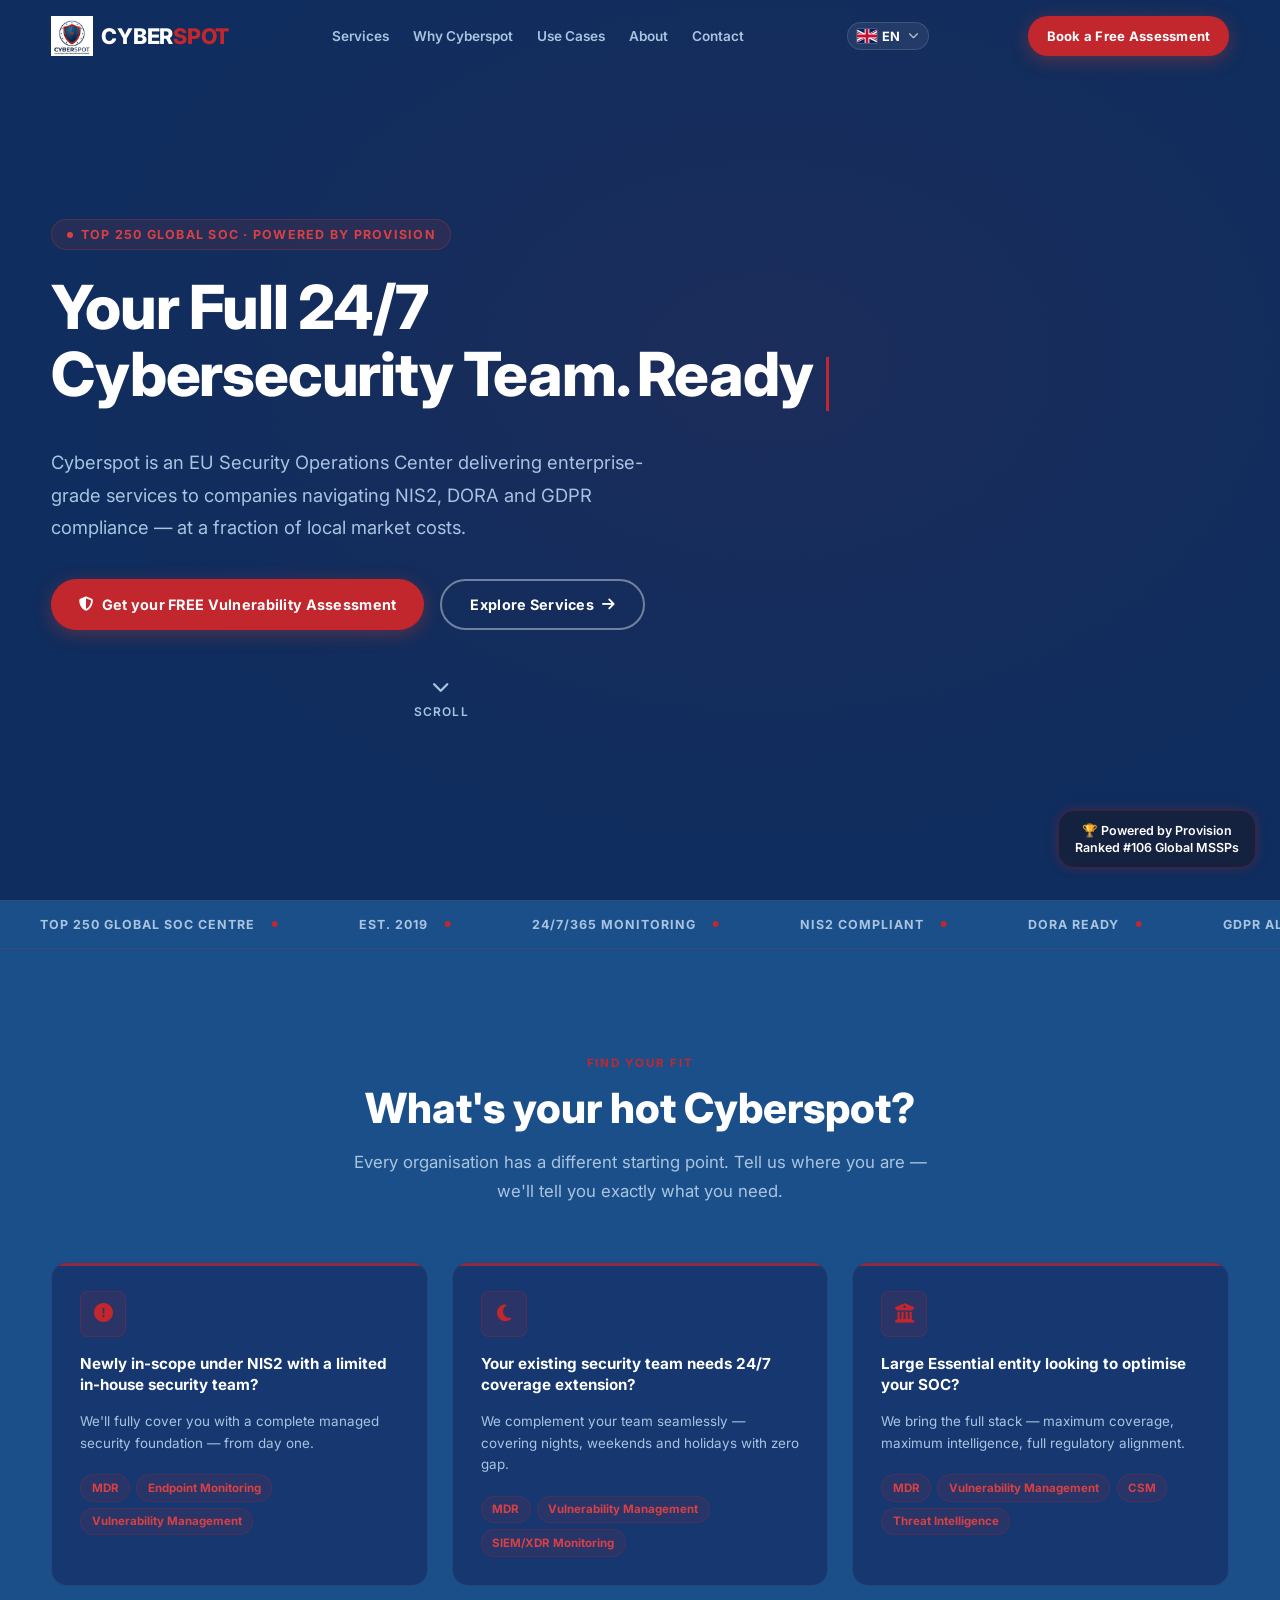
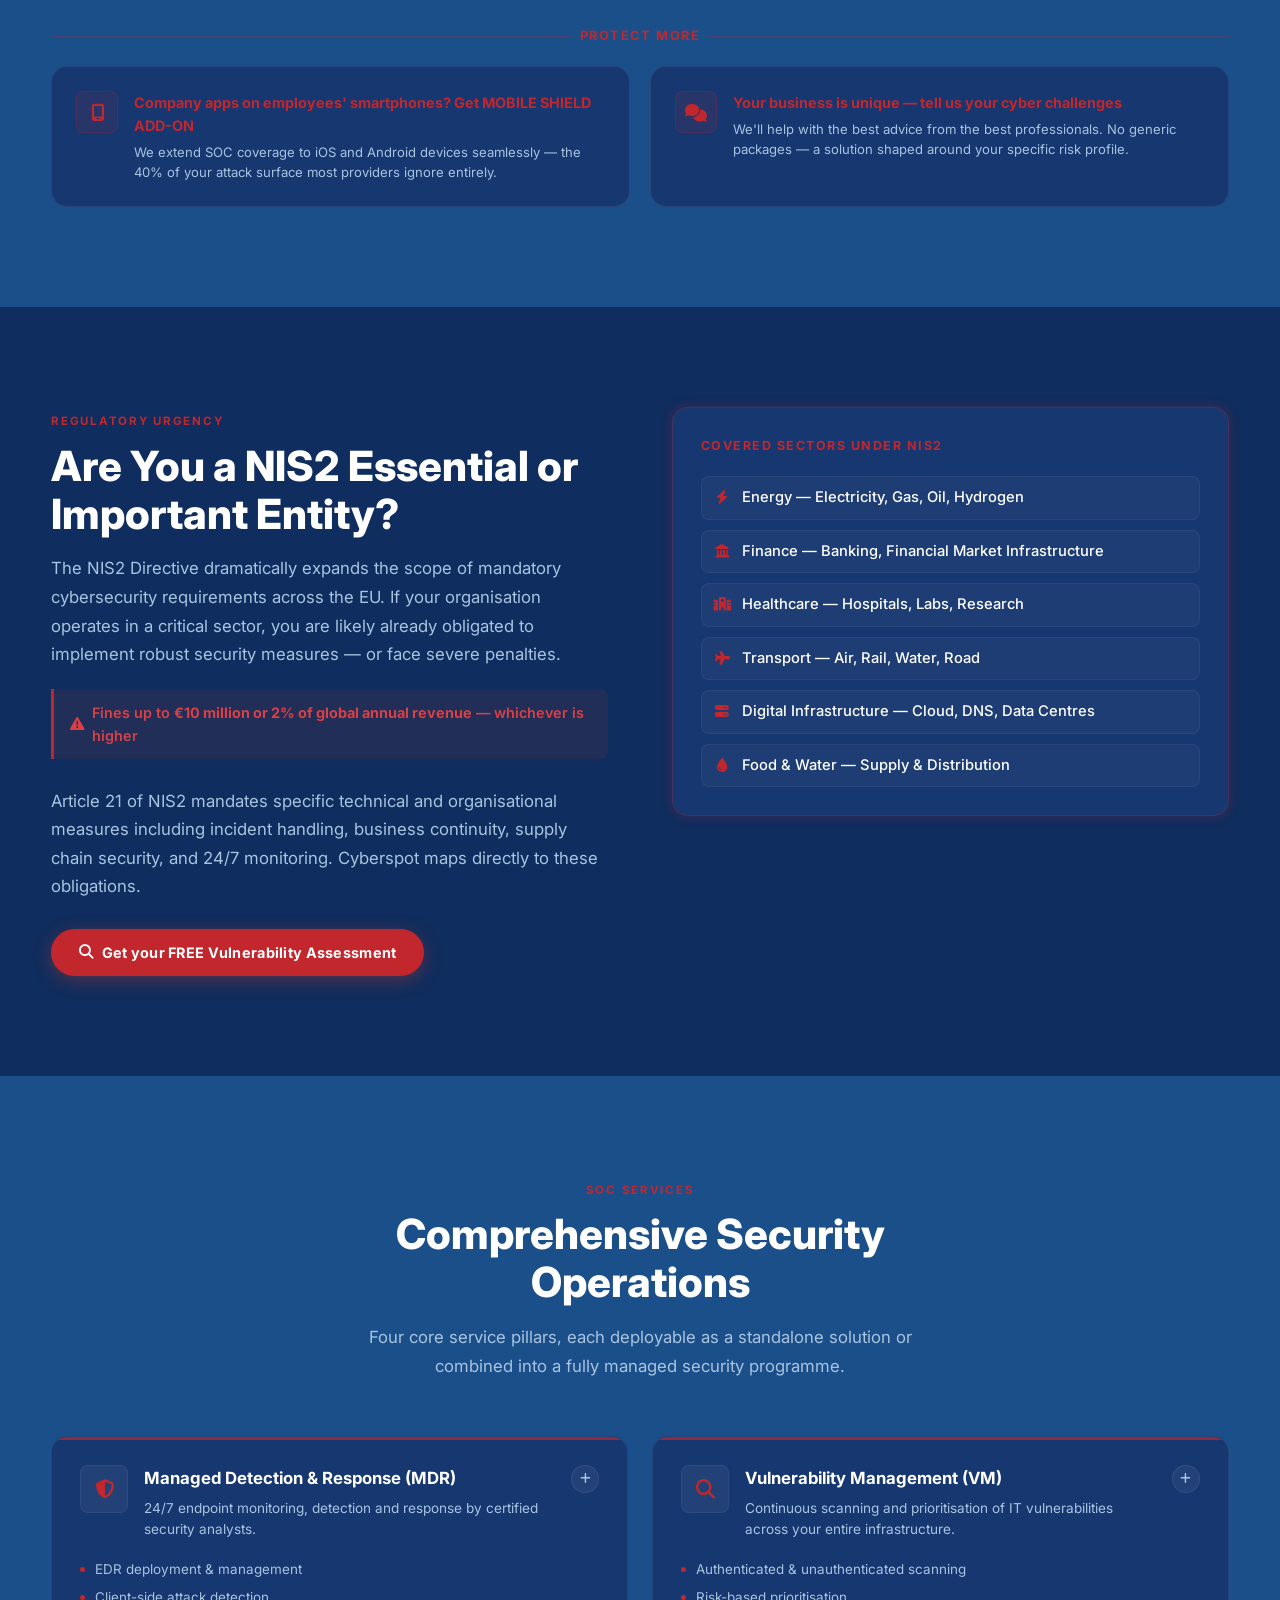
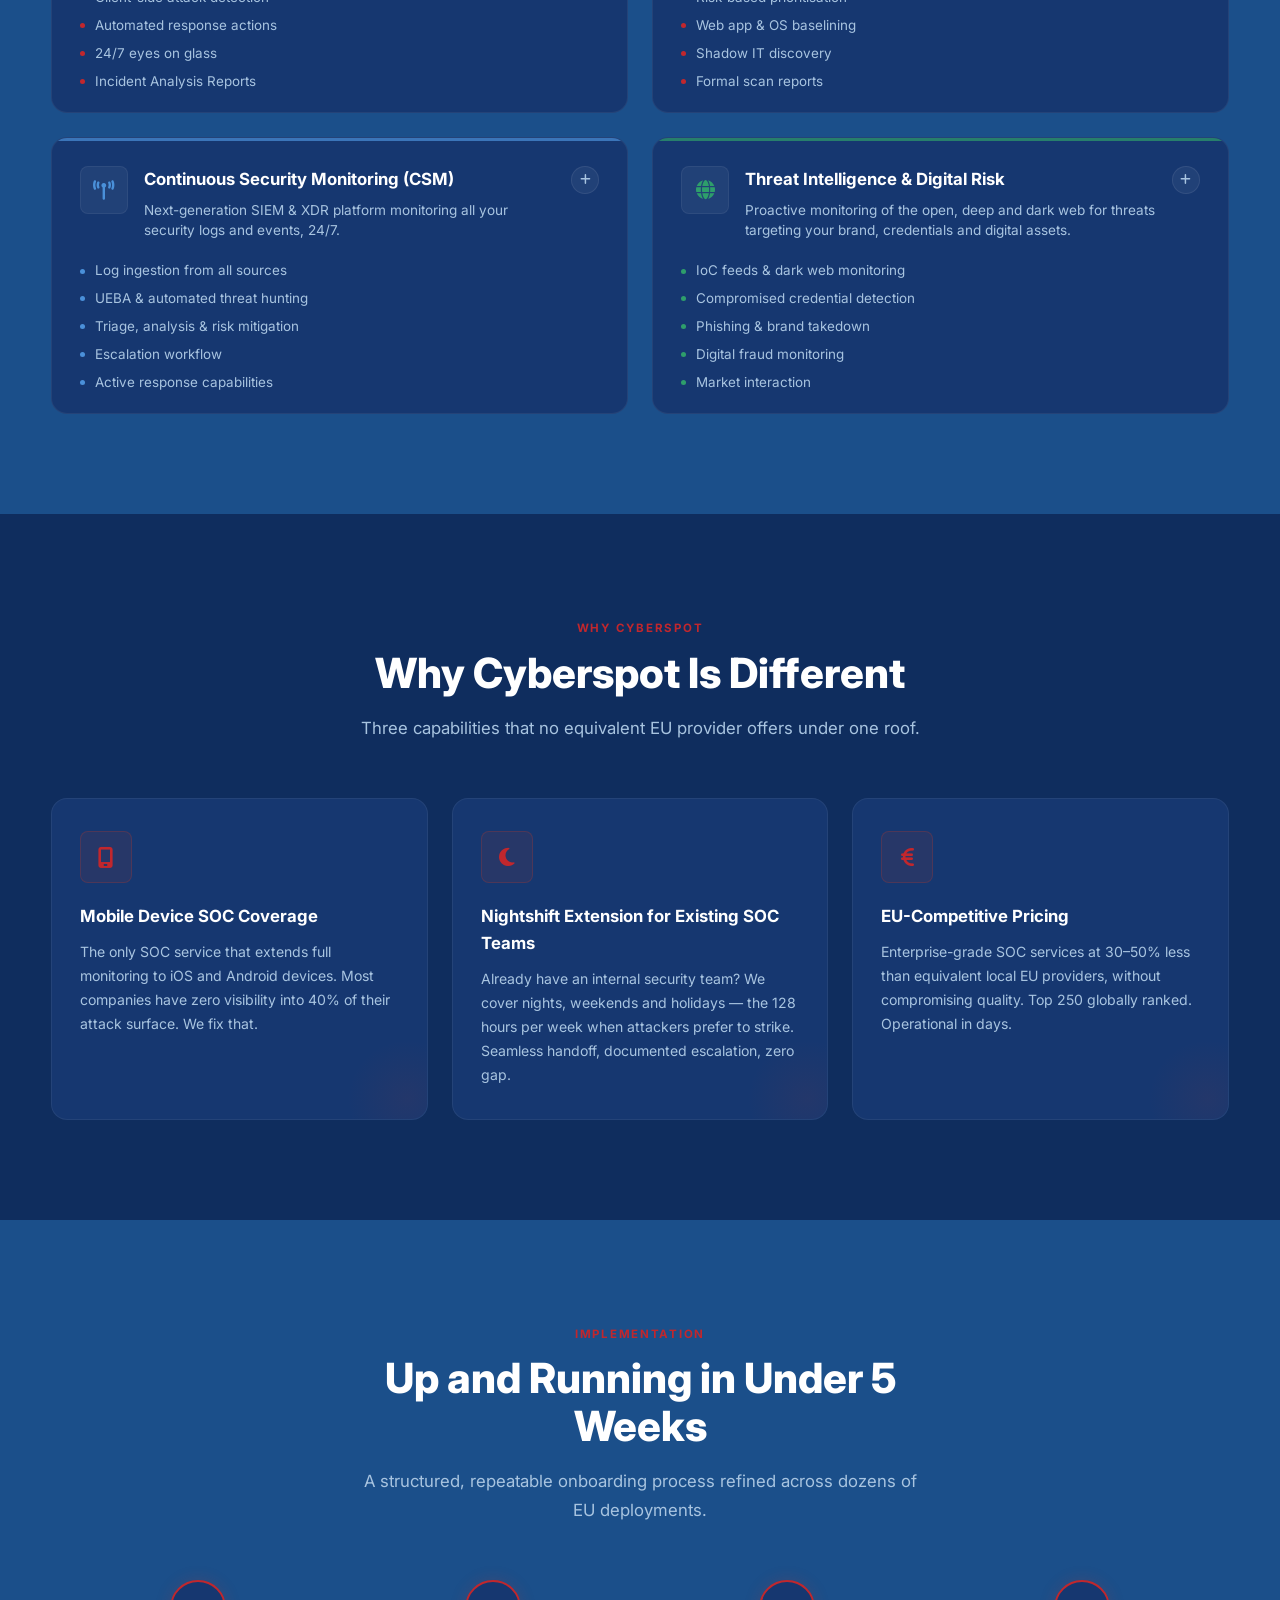
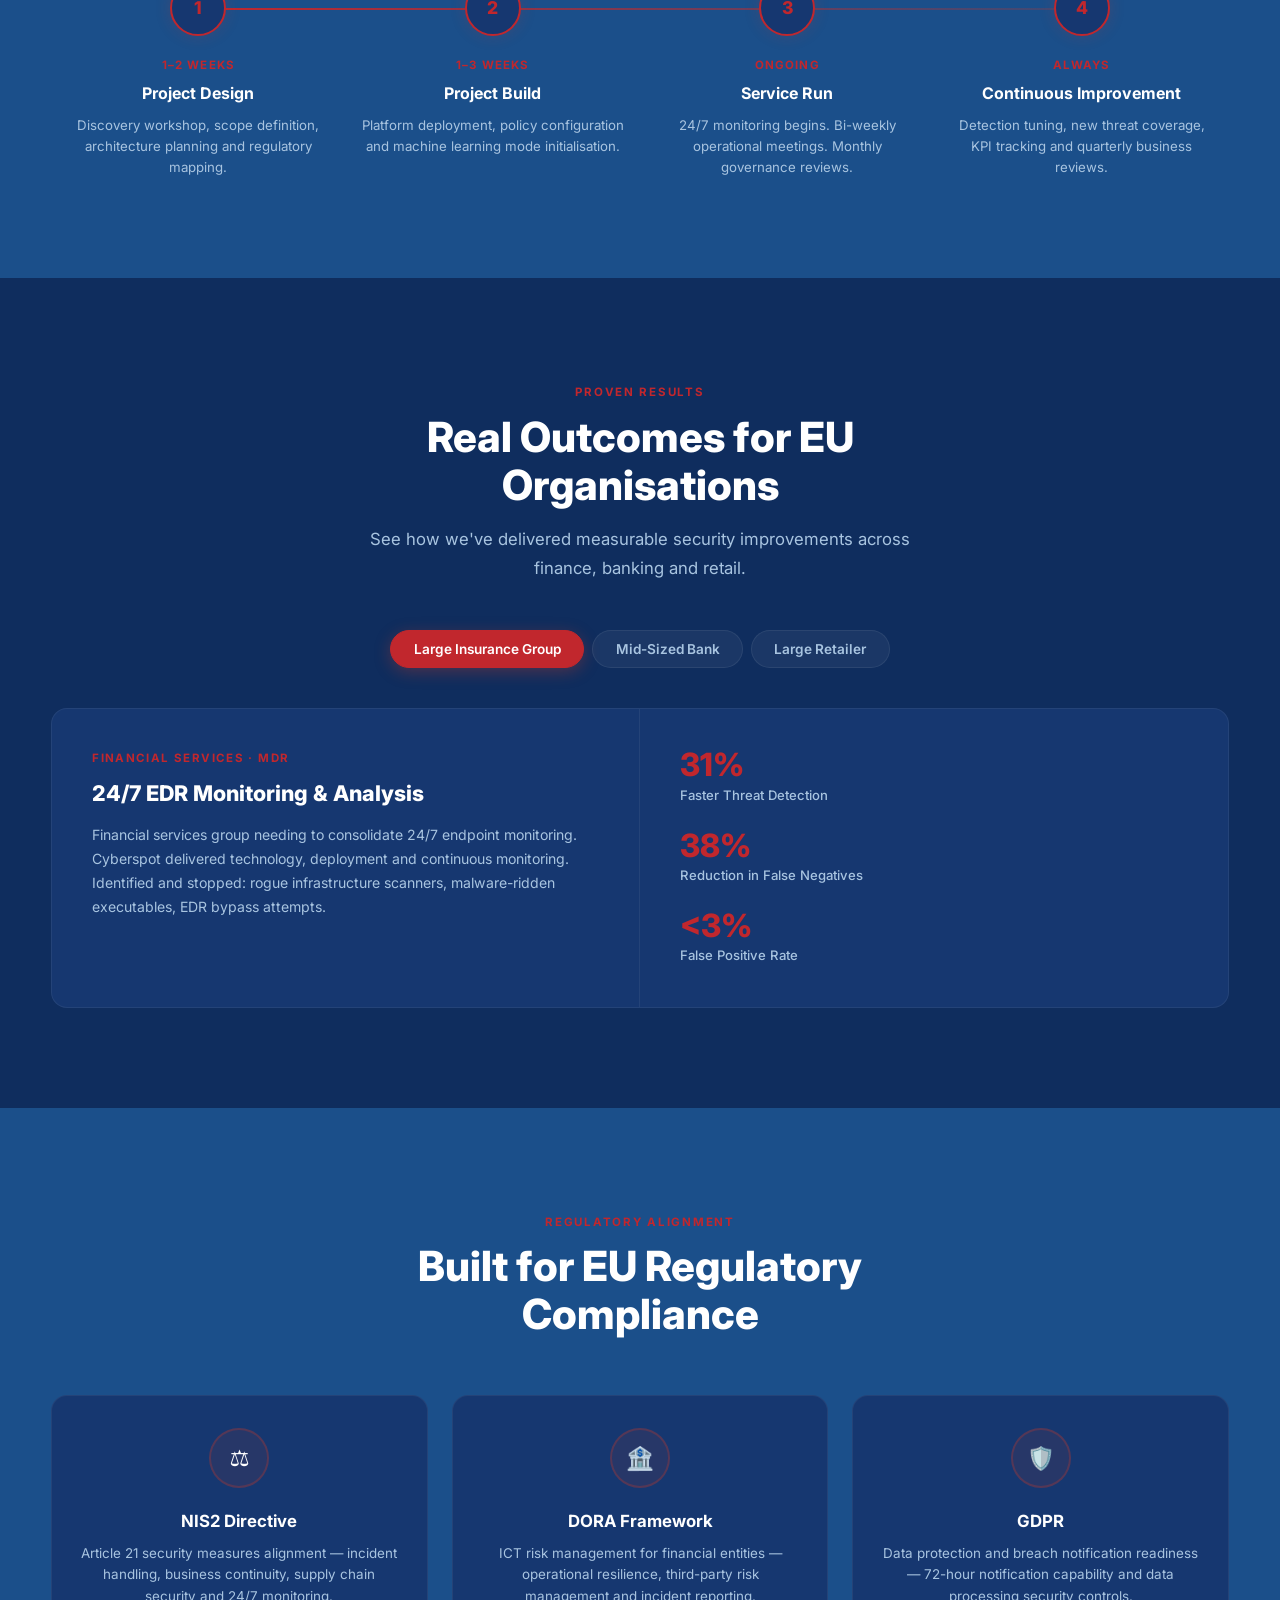
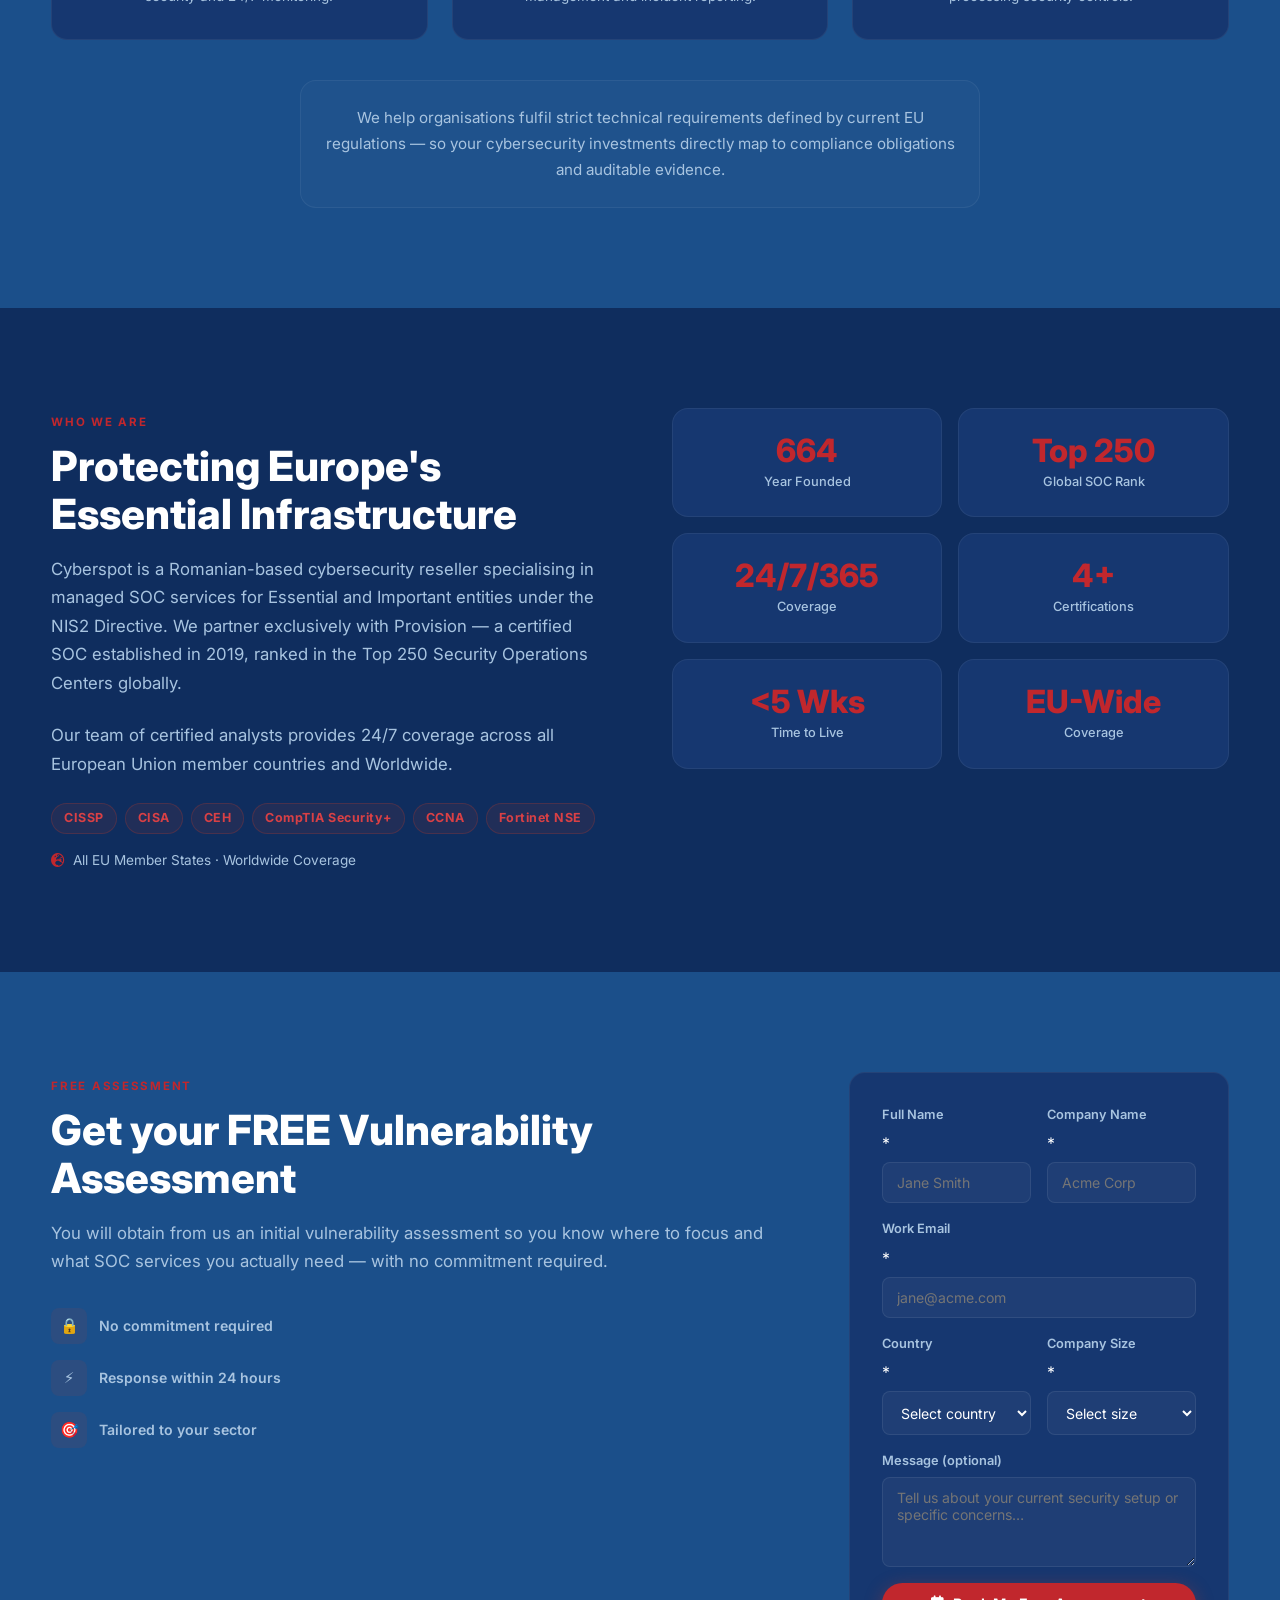
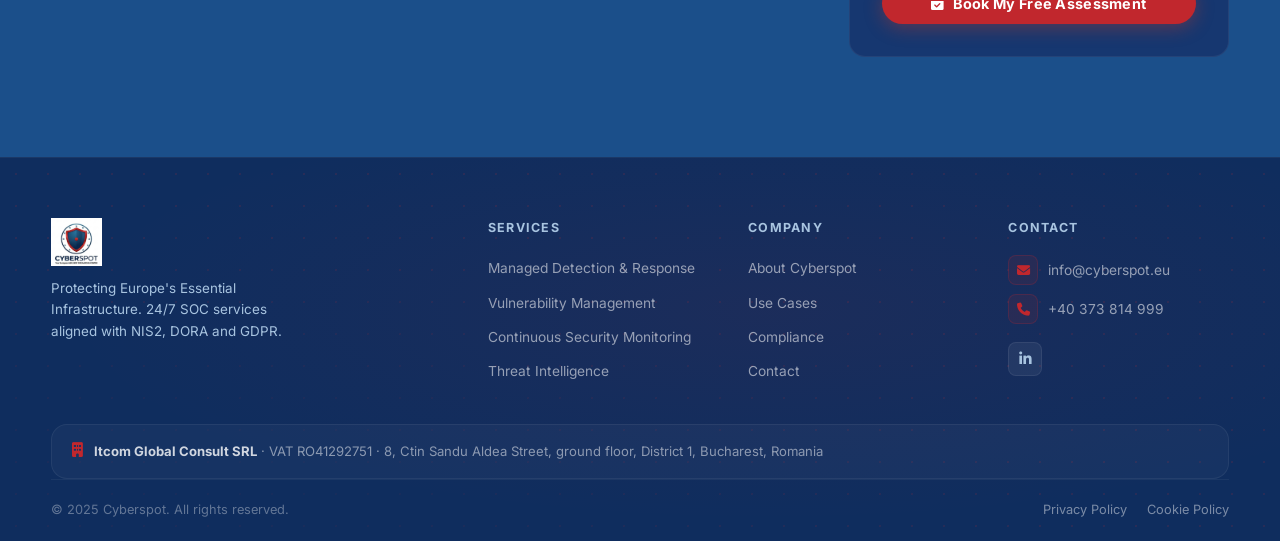
<file: index.html>
<!DOCTYPE html>
<html lang="en">
<head>
  <meta charset="UTF-8" />
  <meta name="viewport" content="width=device-width, initial-scale=1.0" />
  <title>Cyberspot — Your 24/7 EU Security Operations Center</title>
  <meta name="description" content="Cyberspot delivers enterprise-grade SOC services to EU companies navigating NIS2, DORA and GDPR compliance — at a fraction of local market costs. 24/7 monitoring, Top 250 globally ranked." />
  <meta property="og:title" content="Cyberspot — Your 24/7 EU Security Operations Center" />
  <meta property="og:description" content="Enterprise-grade SOC services for EU companies. NIS2, DORA & GDPR compliant. Operational in under 5 weeks." />
  <meta property="og:image" content="https://cyberspot.eu/assets/images/logo.png" />
  <meta property="og:url" content="https://cyberspot.eu" />
  <meta property="og:type" content="website" />
  <meta name="twitter:card" content="summary_large_image" />
  <meta name="twitter:title" content="Cyberspot — Your 24/7 EU Security Operations Center" />
  <meta name="twitter:description" content="Enterprise SOC. NIS2/DORA/GDPR aligned. Top 250 globally ranked. Operational in weeks." />

  <!-- Favicon (SVG inline) -->
  <link rel="icon" type="image/svg+xml" href="data:image/svg+xml,<svg xmlns='http://www.w3.org/2000/svg' viewBox='0 0 32 32'><rect width='32' height='32' fill='%230D0D1A' rx='6'/><path d='M16 4 L26 9 L26 16 C26 21.5 21.5 26.3 16 28 C10.5 26.3 6 21.5 6 16 L6 9 Z' fill='%23C0392B'/><circle cx='16' cy='16' r='3.5' fill='%230D0D1A'/></svg>" />

  <!-- Fonts -->
  <link rel="preconnect" href="https://fonts.googleapis.com" />
  <link rel="preconnect" href="https://fonts.gstatic.com" crossorigin />
  <link href="https://fonts.googleapis.com/css2?family=Inter:wght@300;400;600;700;800&display=swap" rel="stylesheet" />

  <!-- Font Awesome 6 -->
  <link rel="stylesheet" href="https://cdnjs.cloudflare.com/ajax/libs/font-awesome/6.5.0/css/all.min.css" crossorigin="anonymous" />

  <!-- Styles -->
  <link rel="stylesheet" href="assets/css/styles.css" />

  <!-- JSON-LD Structured Data -->
  <script type="application/ld+json">
  {
    "@context": "https://schema.org",
    "@type": "Organization",
    "name": "Cyberspot",
    "url": "https://cyberspot.eu",
    "logo": "https://cyberspot.eu/assets/images/logo.png",
    "description": "EU cybersecurity company delivering 24/7 SOC services aligned with NIS2, DORA and GDPR.",
    "contactPoint": {
      "@type": "ContactPoint",
      "email": "info@cyberspot.eu",
      "contactType": "customer service",
      "areaServed": "EU"
    },
    "areaServed": ["FR","BE","LU","CH","NL","SE","DK","NO","FI"]
  }
  </script>
</head>
<body>

<!-- ============================================================
     NAVBAR
     ============================================================ -->
<header id="navbar" role="banner">
  <div class="container">
    <nav class="nav-inner" aria-label="Primary navigation">

      <a href="#" class="nav-logo" aria-label="Cyberspot home">
        <img src="assets/images/logo-red.png" alt="Cyberspot logo" height="44" />
        <span class="nav-logo-text">CYBER<span>SPOT</span></span>
      </a>

      <ul class="nav-links" role="list">
        <li><a href="#services" data-i18n="nav_services"><span data-i18n="footer_services">Services</span></a></li>
        <li><a href="#uvp" data-i18n="nav_why">Why Cyberspot</a></li>
        <li><a href="#use-cases" data-i18n="nav_usecases"><span data-i18n="footer_usecases">Use Cases</span></a></li>
        <li><a href="#about" data-i18n="nav_about">About</a></li>
        <li><a href="#contact" data-i18n="nav_contact"><span data-i18n="footer_contact_col">Contact</span></a></li>
      </ul>

      <div id="lang-switcher" aria-label="Language selector"></div>
      <a href="#contact" class="btn btn-primary nav-cta" aria-label="Book a free assessment" data-i18n="nav_cta">Book a Free Assessment</a>

      <button class="hamburger" id="hamburger" aria-label="Toggle navigation" aria-expanded="false" aria-controls="mobile-drawer">
        <span></span><span></span><span></span>
      </button>

    </nav>

    <!-- Mobile drawer -->
    <div class="mobile-drawer" id="mobile-drawer" role="navigation" aria-label="Mobile navigation">
      <a href="#services" data-i18n="nav_services">Services</a>
      <a href="#uvp" data-i18n="nav_why">Why Cyberspot</a>
      <a href="#use-cases" data-i18n="nav_usecases">Use Cases</a>
      <a href="#about">About</a>
      <a href="#contact">Contact</a>
      <a href="#contact" class="btn btn-primary">Book a Free Assessment</a>
    </div>
  </div>
</header>

<main>

<!-- ============================================================
     HERO
     ============================================================ -->
<section id="hero" class="grid-bg" aria-label="Hero">
  <div class="container">
    <div class="hero-content">

      <div class="hero-eyebrow reveal" data-i18n="hero_eyebrow">Top 250 Global SOC · Powered by Provision</div>

      <h1 id="hero-headline" aria-label="Your Full 24/7 Cybersecurity Team. Ready in Days, Not Months."></h1>

      <p class="hero-sub reveal reveal-delay-1" data-i18n="hero_sub">Cyberspot is an EU Security Operations Center delivering enterprise-grade services to companies navigating NIS2, DORA and GDPR compliance — at a fraction of local market costs.</p>

      <div class="hero-ctas reveal reveal-delay-2">
        <a href="#contact" class="btn btn-primary">
          <i class="fa-solid fa-shield-halved" aria-hidden="true"></i>
          <span data-i18n="hero_cta1"><span data-i18n="nis2_cta">Get your FREE Vulnerability Assessment</span></span>
        </a>
        <a href="#services" class="btn btn-outline">
          <span data-i18n="hero_cta2">Explore Services</span> <i class="fa-solid fa-arrow-right" aria-hidden="true"></i>
        </a>
      </div>

      <div class="scroll-indicator reveal reveal-delay-3" aria-hidden="true">
        <i class="fa-solid fa-chevron-down"></i>
        <span data-i18n="hero_scroll">Scroll</span>
      </div>

    </div>
  </div>

  <!-- Floating badge -->
  <button class="hero-badge" id="ranking-badge" aria-label="View Provision ranking details" aria-haspopup="dialog" data-i18n="hero_badge">
    🏆 Powered by Provision<br/>Ranked #106 Global MSSPs
  </button>
</section>

<!-- ============================================================
     RANKING MODAL
     ============================================================ -->
<div class="ranking-modal-overlay" id="ranking-modal" role="dialog" aria-modal="true" aria-labelledby="ranking-modal-title" aria-hidden="true">
  <div class="ranking-modal">
    <button class="ranking-modal-close" id="ranking-modal-close" aria-label="Close dialog">
      <i class="fa-solid fa-xmark" aria-hidden="true"></i>
    </button>
    <div class="ranking-modal-icon" aria-hidden="true">🏆</div>
    <h3 class="ranking-modal-title" id="ranking-modal-title" data-i18n="ranking_title">#106 Globally Ranked SOC</h3>
    <p class="ranking-modal-body" data-i18n="ranking_body">
      Cyberspot partners exclusively with Provision, a Security Operations Center ranked #106 among the world's
      Top 250 Managed Security Service Providers in the 2025 MSSP Alert Top 250 — an independent, industry-recognised
      global ranking.
    </p>
    <a href="https://www.msspalert.com/top-250-2025?page=11" target="_blank" rel="noopener noreferrer" class="btn btn-primary ranking-modal-btn">
      <span data-i18n="ranking_verify">Verify on MSSP Alert</span>
      <i class="fa-solid fa-arrow-up-right-from-square" aria-hidden="true"></i>
    </a>
    <p class="ranking-modal-note" data-i18n="ranking_note">Opens the official MSSP Alert ranking in a new tab.</p>
  </div>
</div>

<!-- ============================================================
     TRUST BAR
     ============================================================ -->
<section id="trust-bar" aria-label="Trust indicators">
  <div class="ticker-track" aria-hidden="true">
    <!-- repeated twice for seamless loop -->
    <span class="ticker-item">Top 250 Global SOC Centre</span>
    <span class="ticker-item">Est. 2019</span>
    <span class="ticker-item">24/7/365 Monitoring</span>
    <span class="ticker-item">NIS2 Compliant</span>
    <span class="ticker-item">DORA Ready</span>
    <span class="ticker-item">GDPR Aligned</span>
    <span class="ticker-item">CISSP · CISA · CEH · CCNA Certified Team</span>
    <span class="ticker-item">&lt;8% False Positive Rate</span>
    <span class="ticker-item">77% Faster Threat Detection</span>
    <span class="ticker-item">93% Reduction in False Negatives</span>
    <span class="ticker-item">Top 250 Global SOC Centre</span>
    <span class="ticker-item">Est. 2019</span>
    <span class="ticker-item">24/7/365 Monitoring</span>
    <span class="ticker-item">NIS2 Compliant</span>
    <span class="ticker-item">DORA Ready</span>
    <span class="ticker-item">GDPR Aligned</span>
    <span class="ticker-item">CISSP · CISA · CEH · CCNA Certified Team</span>
    <span class="ticker-item">&lt;8% False Positive Rate</span>
    <span class="ticker-item">77% Faster Threat Detection</span>
    <span class="ticker-item">93% Reduction in False Negatives</span>
  </div>
</section>

<!-- ============================================================
     HOT CYBERSPOT
     ============================================================ -->
<section id="hotspot" aria-labelledby="hotspot-title">
  <div class="container">

    <div class="hotspot-header reveal">
      <span class="section-label" data-i18n="hotspot_label">Find Your Fit</span>
      <h2 class="section-title" id="hotspot-title" data-i18n="hotspot_title">What's your hot <span>Cyberspot?</span></h2>
      <p class="section-sub" style="margin:0 auto;">
        <span data-i18n="hotspot_sub">Every organisation has a different starting point. Tell us where you are — we'll tell you exactly what you need.</span>
      </p>
    </div>

    <div class="hotspot-grid">

      <div class="hotspot-card reveal">
        <div class="hotspot-card-icon" aria-hidden="true">
          <i class="fa-solid fa-circle-exclamation"></i>
        </div>
        <div class="hotspot-card-title">
          <span data-i18n="hotspot_c1_title">Newly in-scope under NIS2 with a limited in-house security team?</span>
        </div>
        <div class="hotspot-card-solution">
          <span data-i18n="hotspot_c1_sol">We'll fully cover you with a complete managed security foundation — from day one.</span>
        </div>
        <div class="hotspot-services">
          <span class="hs-tag">MDR</span>
          <span class="hs-tag">Endpoint Monitoring</span>
          <span class="hs-tag">Vulnerability Management</span>
        </div>
      </div>

      <div class="hotspot-card reveal reveal-delay-1">
        <div class="hotspot-card-icon" aria-hidden="true">
          <i class="fa-solid fa-moon"></i>
        </div>
        <div class="hotspot-card-title">
          <span data-i18n="hotspot_c2_title">Your existing security team needs 24/7 coverage extension?</span>
        </div>
        <div class="hotspot-card-solution">
          <span data-i18n="hotspot_c2_sol">We complement your team seamlessly — covering nights, weekends and holidays with zero gap.</span>
        </div>
        <div class="hotspot-services">
          <span class="hs-tag">MDR</span>
          <span class="hs-tag">Vulnerability Management</span>
          <span class="hs-tag">SIEM/XDR Monitoring</span>
        </div>
      </div>

      <div class="hotspot-card reveal reveal-delay-2">
        <div class="hotspot-card-icon" aria-hidden="true">
          <i class="fa-solid fa-building-columns"></i>
        </div>
        <div class="hotspot-card-title">
          <span data-i18n="hotspot_c3_title">Large Essential entity looking to optimise your SOC?</span>
        </div>
        <div class="hotspot-card-solution">
          <span data-i18n="hotspot_c3_sol">We bring the full stack — maximum coverage, maximum intelligence, full regulatory alignment.</span>
        </div>
        <div class="hotspot-services">
          <span class="hs-tag">MDR</span>
          <span class="hs-tag">Vulnerability Management</span>
          <span class="hs-tag">CSM</span>
          <span class="hs-tag">Threat Intelligence</span>
        </div>
      </div>

    </div>

    <div class="hotspot-protect reveal">
      <div class="hotspot-protect-title" data-i18n="hotspot_protect_title">Protect More</div>
      <div class="hotspot-protect-grid">

        <div class="hotspot-protect-card">
          <div class="hpc-icon" aria-hidden="true">
            <i class="fa-solid fa-mobile-screen"></i>
          </div>
          <div class="hpc-content">
            <h4><span data-i18n="hotspot_p1_title">Company apps on employees' smartphones? Get <span>MOBILE SHIELD ADD-ON</span></span></h4>
            <p><span data-i18n="hotspot_p1_body">We extend SOC coverage to iOS and Android devices seamlessly — the 40% of your attack surface most providers ignore entirely.</span></p>
          </div>
        </div>

        <div class="hotspot-protect-card">
          <div class="hpc-icon" aria-hidden="true">
            <i class="fa-solid fa-comments"></i>
          </div>
          <div class="hpc-content">
            <h4><span data-i18n="hotspot_p2_title">Your business is unique — <span>tell us your cyber challenges</span></span></h4>
            <p><span data-i18n="hotspot_p2_body">We'll help with the best advice from the best professionals. No generic packages — a solution shaped around your specific risk profile.</span></p>
          </div>
        </div>

      </div>
    </div>

  </div>
</section>

<!-- ============================================================
     NIS2 URGENCY
     ============================================================ -->
<section id="nis2" aria-labelledby="nis2-title">
  <div class="container">
    <div class="nis2-grid">

      <div class="nis2-text reveal">
        <span class="section-label" data-i18n="nis2_label">Regulatory Urgency</span>
        <h2 class="section-title" id="nis2-title" data-i18n="nis2_title">Are You a NIS2 Essential or Important Entity?</h2>
        <p class="section-sub"><span data-i18n="nis2_sub">The NIS2 Directive dramatically expands the scope of mandatory cybersecurity requirements across the EU. If your organisation operates in a critical sector, you are likely already obligated to implement robust security measures — or face severe penalties.</span></p>
        <div class="nis2-fine">
          <i class="fa-solid fa-triangle-exclamation" aria-hidden="true"></i>
          <span data-i18n="nis2_fine">Fines up to <strong>€10 million or 2% of global annual revenue</strong> — whichever is higher</span>
        </div>
        <p class="section-sub" style="margin-top:0;"><span data-i18n="nis2_body2">Article 21 of NIS2 mandates specific technical and organisational measures including incident handling, business continuity, supply chain security, and 24/7 monitoring. Cyberspot maps directly to these obligations.</span></p>
        <a href="#contact" class="btn btn-primary" style="margin-top:1.75rem;">
          <i class="fa-solid fa-magnifying-glass" aria-hidden="true"></i>
          Get your FREE Vulnerability Assessment
        </a>
      </div>

      <div class="nis2-card reveal reveal-delay-2">
        <h3 data-i18n="nis2_card_title">Covered Sectors Under NIS2</h3>
        <ul class="nis2-list" role="list">
          <li>
            <i class="fa-solid fa-bolt" aria-hidden="true"></i><span data-i18n="nis2_s1">Energy — Electricity, Gas, Oil, Hydrogen</span></li>
          <li>
            <i class="fa-solid fa-landmark" aria-hidden="true"></i><span data-i18n="nis2_s2">Finance — Banking, Financial Market Infrastructure</span></li>
          <li>
            <i class="fa-solid fa-hospital" aria-hidden="true"></i><span data-i18n="nis2_s3">Healthcare — Hospitals, Labs, Research</span></li>
          <li>
            <i class="fa-solid fa-plane" aria-hidden="true"></i><span data-i18n="nis2_s4">Transport — Air, Rail, Water, Road</span></li>
          <li>
            <i class="fa-solid fa-server" aria-hidden="true"></i><span data-i18n="nis2_s5">Digital Infrastructure — Cloud, DNS, Data Centres</span></li>
          <li>
            <i class="fa-solid fa-droplet" aria-hidden="true"></i><span data-i18n="nis2_s6">Food &amp; Water — Supply &amp; Distribution</span></li>
        </ul>
      </div>

    </div>
  </div>
</section>

<!-- ============================================================
     SERVICES
     ============================================================ -->
<section id="services" aria-labelledby="services-title">
  <div class="container">

    <div class="services-header reveal">
      <span class="section-label" data-i18n="services_label">SOC Services</span>
      <h2 class="section-title" id="services-title" data-i18n="services_title">Comprehensive Security Operations</h2>
      <p class="section-sub"><span data-i18n="services_sub">Four core service pillars, each deployable as a standalone solution or combined into a fully managed security programme.</span></p>
    </div>

    <div class="services-grid">

      <!-- Card 1: MDR — Gold accent -->
      <article class="service-card reveal" style="--card-accent: var(--c-gold);" aria-label="Managed Detection and Response">
        <div class="card-header" role="button" tabindex="0" aria-expanded="false" aria-controls="expand-mdr"
             onkeydown="if(event.key==='Enter'||event.key===' ')this.click()">
          <div class="card-icon" aria-hidden="true">
            <i class="fa-solid fa-shield-halved"></i>
          </div>
          <div class="card-title-block">
            <h3><span data-i18n="svc1_title">Managed Detection &amp; Response (MDR)</span></h3>
            <p><span data-i18n="svc1_desc">24/7 endpoint monitoring, detection and response by certified security analysts.</span></p>
          </div>
          <div class="card-toggle" aria-hidden="true"><i class="fa-solid fa-plus"></i></div>
        </div>
        <ul class="card-bullets" role="list">
          <li><span data-i18n="svc1_b1">EDR deployment &amp; management</span></li>
          <li><span data-i18n="svc1_b2">Client-side attack detection</span></li>
          <li><span data-i18n="svc1_b3">Automated response actions</span></li>
          <li><span data-i18n="svc1_b4">24/7 eyes on glass</span></li>
          <li><span data-i18n="svc1_b5">Incident Analysis Reports</span></li>
        </ul>
        <div class="card-expanded" id="expand-mdr">
          <div class="card-expanded-inner" data-i18n="svc1_exp">
            <strong>Implementation in 2–5 weeks.</strong><br/>
            <strong>Project Design (1–2 wks)</strong> → Discovery workshop, scope definition, architecture planning.<br/>
            <strong>Project Build (1–3 wks)</strong> → Platform deployment, policy configuration, ML mode initialisation.<br/>
            <strong>Service Run (Ongoing)</strong> → 24/7 monitoring, bi-weekly ops meetings, monthly governance reviews.<br/><br/>
            Asset-based licensing. Monthly or yearly invoicing. 1-year minimum contract.
        </div>
      </article>

      <!-- Card 2: VM — Red accent -->
      <article class="service-card reveal reveal-delay-1" style="--card-accent: var(--c-red);" aria-label="Vulnerability Management">
        <div class="card-header" role="button" tabindex="0" aria-expanded="false" aria-controls="expand-vm"
             onkeydown="if(event.key==='Enter'||event.key===' ')this.click()">
          <div class="card-icon" aria-hidden="true">
            <i class="fa-solid fa-magnifying-glass"></i>
          </div>
          <div class="card-title-block">
            <h3><span data-i18n="svc2_title">Vulnerability Management (VM)</span></h3>
            <p><span data-i18n="svc2_desc">Continuous scanning and prioritisation of IT vulnerabilities across your entire infrastructure.</span></p>
          </div>
          <div class="card-toggle" aria-hidden="true"><i class="fa-solid fa-plus"></i></div>
        </div>
        <ul class="card-bullets" role="list">
          <li><span data-i18n="svc2_b1">Authenticated &amp; unauthenticated scanning</span></li>
          <li><span data-i18n="svc2_b2">Risk-based prioritisation</span></li>
          <li><span data-i18n="svc2_b3">Web app &amp; OS baselining</span></li>
          <li><span data-i18n="svc2_b4">Shadow IT discovery</span></li>
          <li><span data-i18n="svc2_b5">Formal scan reports</span></li>
        </ul>
        <div class="card-expanded" id="expand-vm">
          <div class="card-expanded-inner" data-i18n="svc2_exp">
            Covers <strong>on-premise and cloud assets</strong>. Reduces attack surface — cyber-attacks exploit known
            vulnerabilities in over 90% of incidents. Continuous scanning ensures emerging vulnerabilities are
            identified and remediated before attackers can exploit them.<br/><br/>
            Asset-based and IP-based licensing available.
          </div>
        </div>
      </article>

      <!-- Card 3: CSM — Blue accent -->
      <article class="service-card reveal reveal-delay-2" style="--card-accent: var(--c-blue);" aria-label="Continuous Security Monitoring">
        <div class="card-header" role="button" tabindex="0" aria-expanded="false" aria-controls="expand-csm"
             onkeydown="if(event.key==='Enter'||event.key===' ')this.click()">
          <div class="card-icon" aria-hidden="true">
            <i class="fa-solid fa-tower-broadcast"></i>
          </div>
          <div class="card-title-block">
            <h3><span data-i18n="svc3_title">Continuous Security Monitoring (CSM)</span></h3>
            <p><span data-i18n="svc3_desc">Next-generation SIEM &amp; XDR platform monitoring all your security logs and events, 24/7.</span></p>
          </div>
          <div class="card-toggle" aria-hidden="true"><i class="fa-solid fa-plus"></i></div>
        </div>
        <ul class="card-bullets" role="list">
          <li><span data-i18n="svc3_b1">Log ingestion from all sources</span></li>
          <li><span data-i18n="svc3_b2">UEBA &amp; automated threat hunting</span></li>
          <li><span data-i18n="svc3_b3">Triage, analysis &amp; risk mitigation</span></li>
          <li><span data-i18n="svc3_b4">Escalation workflow</span></li>
          <li><span data-i18n="svc3_b5">Active response capabilities</span></li>
        </ul>
        <div class="card-expanded" id="expand-csm">
          <div class="card-expanded-inner" data-i18n="svc3_exp">
            Over <strong>99% of cyber-attacks show early, detectable signs</strong>. Our SOC analysts catch them
            before damage occurs using advanced behavioural analytics and threat intelligence correlation.<br/><br/>
            Includes automated response capabilities, flexible log retention policies, and full integration with
            your existing security stack.
          </div>
        </div>
      </article>

      <!-- Card 4: Threat Intel — Green accent -->
      <article class="service-card reveal reveal-delay-3" style="--card-accent: var(--c-green);" aria-label="Threat Intelligence and Digital Risk Monitoring">
        <div class="card-header" role="button" tabindex="0" aria-expanded="false" aria-controls="expand-ti"
             onkeydown="if(event.key==='Enter'||event.key===' ')this.click()">
          <div class="card-icon" aria-hidden="true">
            <i class="fa-solid fa-globe"></i>
          </div>
          <div class="card-title-block">
            <h3><span data-i18n="svc4_title">Threat Intelligence &amp; Digital Risk</span></h3>
            <p><span data-i18n="svc4_desc">Proactive monitoring of the open, deep and dark web for threats targeting your brand, credentials and digital assets.</span></p>
          </div>
          <div class="card-toggle" aria-hidden="true"><i class="fa-solid fa-plus"></i></div>
        </div>
        <ul class="card-bullets" role="list">
          <li><span data-i18n="svc4_b1">IoC feeds &amp; dark web monitoring</span></li>
          <li><span data-i18n="svc4_b2">Compromised credential detection</span></li>
          <li><span data-i18n="svc4_b3">Phishing &amp; brand takedown</span></li>
          <li><span data-i18n="svc4_b4">Digital fraud monitoring</span></li>
          <li><span data-i18n="svc4_b5">Market interaction</span></li>
        </ul>
        <div class="card-expanded" id="expand-ti">
          <div class="card-expanded-inner" data-i18n="svc4_exp">
            Protects <strong>brands, domains, banking card BINs and executive identities</strong>.
            Our threat intelligence platform continuously scans open, deep and dark web sources.<br/><br/>
            Average phishing takedown time: <strong>under 1 day</strong> (93% of cases resolved within 6 hours).
          </div>
        </div>
      </article>

    </div>
  </div>
</section>

<!-- ============================================================
     UVPs
     ============================================================ -->
<section id="uvp" aria-labelledby="uvp-title">
  <div class="container">

    <div class="uvp-header reveal">
      <span class="section-label" data-i18n="uvp_label">Why Cyberspot</span>
      <h2 class="section-title" id="uvp-title" data-i18n="uvp_title">Why Cyberspot Is Different</h2>
      <p class="section-sub"><span data-i18n="uvp_sub">Three capabilities that no equivalent EU provider offers under one roof.</span></p>
    </div>

    <div class="uvp-grid">

      <div class="uvp-card reveal">
        <div class="uvp-icon" aria-hidden="true">
          <i class="fa-solid fa-mobile-screen"></i>
        </div>
        <h3 data-i18n="uvp1_title">Mobile Device SOC Coverage</h3>
        <p><span data-i18n="uvp1_body">The only SOC service that extends full monitoring to iOS and Android devices. Most companies have zero visibility into 40% of their attack surface. We fix that.</span></p>
      </div>

      <div class="uvp-card reveal reveal-delay-1">
        <div class="uvp-icon" aria-hidden="true">
          <i class="fa-solid fa-moon"></i>
        </div>
        <h3 data-i18n="uvp2_title">Nightshift Extension for Existing SOC Teams</h3>
        <p><span data-i18n="uvp2_body">Already have an internal security team? We cover nights, weekends and holidays — the 128 hours per week when attackers prefer to strike. Seamless handoff, documented escalation, zero gap.</span></p>
      </div>

      <div class="uvp-card reveal reveal-delay-2">
        <div class="uvp-icon" aria-hidden="true">
          <i class="fa-solid fa-euro-sign"></i>
        </div>
        <h3 data-i18n="uvp3_title">EU-Competitive Pricing</h3>
        <p data-i18n="uvp3_body">
          Enterprise-grade SOC services at 30–50% less than equivalent local EU providers,
          without compromising quality. Top 250 globally ranked. Operational in days.
        </p>
      </div>

    </div>
  </div>
</section>

<!-- ============================================================
     HOW IT WORKS
     ============================================================ -->
<section id="how" aria-labelledby="how-title">
  <div class="container">

    <div class="how-header reveal">
      <span class="section-label" data-i18n="how_label">Implementation</span>
      <h2 class="section-title" id="how-title" data-i18n="how_title">Up and Running in Under 5 Weeks</h2>
      <p class="section-sub" style="margin:0 auto;"><span data-i18n="how_sub">A structured, repeatable onboarding process refined across dozens of EU deployments.</span></p>
    </div>

    <div class="timeline" role="list">

      <div class="timeline-step reveal" role="listitem">
        <div class="step-num" aria-hidden="true">1</div>
        <div class="step-duration" data-i18n="step1_dur">1–2 Weeks</div>
        <div class="step-title" data-i18n="step1_title">Project Design</div>
        <p class="step-desc"><span data-i18n="step1_desc">Discovery workshop, scope definition, architecture planning and regulatory mapping.</span></p>
      </div>

      <div class="timeline-step reveal reveal-delay-1" role="listitem">
        <div class="step-num" aria-hidden="true">2</div>
        <div class="step-duration" data-i18n="step2_dur">1–3 Weeks</div>
        <div class="step-title" data-i18n="step2_title">Project Build</div>
        <p class="step-desc"><span data-i18n="step2_desc">Platform deployment, policy configuration and machine learning mode initialisation.</span></p>
      </div>

      <div class="timeline-step reveal reveal-delay-2" role="listitem">
        <div class="step-num" aria-hidden="true">3</div>
        <div class="step-duration" data-i18n="step3_dur">Ongoing</div>
        <div class="step-title" data-i18n="step3_title">Service Run</div>
        <p class="step-desc"><span data-i18n="step3_desc">24/7 monitoring begins. Bi-weekly operational meetings. Monthly governance reviews.</span></p>
      </div>

      <div class="timeline-step reveal reveal-delay-3" role="listitem">
        <div class="step-num" aria-hidden="true">4</div>
        <div class="step-duration" data-i18n="step4_dur">Always</div>
        <div class="step-title" data-i18n="step4_title">Continuous Improvement</div>
        <p class="step-desc"><span data-i18n="step4_desc">Detection tuning, new threat coverage, KPI tracking and quarterly business reviews.</span></p>
      </div>

    </div>
  </div>
</section>

<!-- ============================================================
     USE CASES
     ============================================================ -->
<section id="use-cases" aria-labelledby="use-cases-title">
  <div class="container">

    <div class="use-cases-header reveal">
      <span class="section-label" data-i18n="cases_label">Proven Results</span>
      <h2 class="section-title" id="use-cases-title" data-i18n="cases_title">Real Outcomes for EU Organisations</h2>
      <p class="section-sub" style="margin:0 auto;"><span data-i18n="cases_sub">See how we've delivered measurable security improvements across finance, banking and retail.</span></p>
    </div>

    <div class="tab-nav" role="tablist" aria-label="Use case tabs">
      <button class="tab-btn active" data-tab="tab-insurance" role="tab" aria-selected="true" aria-controls="tab-insurance"><span data-i18n="tab1">Large Insurance Group</span></button>
      <button class="tab-btn" data-tab="tab-bank" role="tab" aria-selected="false" aria-controls="tab-bank"><span data-i18n="tab2">Mid-Sized Bank</span></button>
      <button class="tab-btn" data-tab="tab-retail" role="tab" aria-selected="false" aria-controls="tab-retail"><span data-i18n="tab3">Large Retailer</span></button>
    </div>

    <!-- Tab 1 -->
    <div class="tab-panel active" id="tab-insurance" role="tabpanel">
      <div class="case-card">
        <div class="case-left">
          <div class="case-label"><span data-i18n="case1_label">Financial Services · MDR</span></div>
          <h3><span data-i18n="case1_title">24/7 EDR Monitoring &amp; Analysis</span></h3>
          <p data-i18n="case1_body">Financial services group needing to consolidate 24/7 endpoint monitoring. Cyberspot delivered technology, deployment and continuous monitoring. Identified and stopped: rogue infrastructure scanners, malware-ridden executables, EDR bypass attempts.</p>
        </div>
        <div class="case-right">
          <div class="case-stat">
            <div class="stat-num" data-target="77" data-suffix="%">0%</div>
            <div class="stat-label" data-i18n="uc_stat1">Faster Threat Detection</div>
          </div>
          <div class="case-stat">
            <div class="stat-num" data-target="93" data-suffix="%">0%</div>
            <div class="stat-label" data-i18n="uc_stat2">Reduction in False Negatives</div>
          </div>
          <div class="case-stat">
            <div class="stat-num" data-prefix="<" data-target="8" data-suffix="%">0%</div>
            <div class="stat-label" data-i18n="uc_stat3">False Positive Rate</div>
          </div>
        </div>
      </div>
    </div>

    <!-- Tab 2 -->
    <div class="tab-panel" id="tab-bank" role="tabpanel">
      <div class="case-card">
        <div class="case-left">
          <div class="case-label"><span data-i18n="case2_label">Banking · Threat Intelligence</span></div>
          <h3><span data-i18n="case2_title">Threat Intel &amp; Cyber Fraud Risk Reduction</span></h3>
          <p data-i18n="case2_body">Banking institution proactively finding digital risks. Identified compromised cardholder data, compromised admin credentials, and phishing/impersonation attempts across web and social media.</p>
        </div>
        <div class="case-right">
          <div class="case-stat">
            <div class="stat-num" data-target="85">0</div>
            <div class="stat-label" data-i18n="uc_stat4">Compromised Cards Identified / Month</div>
          </div>
          <div class="case-stat">
            <div class="stat-num" data-prefix=">" data-target="94" data-suffix="%">0%</div>
            <div class="stat-label" data-i18n="uc_stat5">Alert Accuracy</div>
          </div>
          <div class="case-stat">
            <div class="stat-num" data-prefix="<" data-target="1">0</div>
            <div class="stat-label" data-i18n="uc_stat6">Day — Average Phishing Takedown</div>
          </div>
        </div>
      </div>
    </div>

    <!-- Tab 3 -->
    <div class="tab-panel" id="tab-retail" role="tabpanel">
      <div class="case-card">
        <div class="case-left">
          <div class="case-label"><span data-i18n="case3_label">Retail · XDR &amp; Automation</span></div>
          <h3><span data-i18n="case3_title">XDR Monitoring &amp; Automated Response</span></h3>
          <p data-i18n="case3_body">Retail company automating cyber incident response. Identified ultra-high-risk user behaviour, network-level attacks targeting Domain Controllers, and browser hijacking in early stages.</p>
        </div>
        <div class="case-right">
          <div class="case-stat">
            <div class="stat-num" data-target="38">0</div>
            <div class="stat-label" data-i18n="uc_stat7">Min Average Threat Analysis Time</div>
          </div>
          <div class="case-stat">
            <div class="stat-num" data-target="79" data-suffix="%">0%</div>
            <div class="stat-label" data-i18n="uc_stat8">False Positive Reduction</div>
          </div>
          <div class="case-stat">
            <div class="stat-num" data-prefix="<" data-target="3.5" data-suffix="%">0%</div>
            <div class="stat-label" data-i18n="uc_stat9">Incidents Needing Clarification</div>
          </div>
        </div>
      </div>
    </div>

  </div>
</section>

<!-- ============================================================
     COMPLIANCE
     ============================================================ -->
<section id="compliance" aria-labelledby="compliance-title">
  <div class="container">

    <div class="compliance-header reveal">
      <span class="section-label" data-i18n="comp_label">Regulatory Alignment</span>
      <h2 class="section-title" id="compliance-title" data-i18n="comp_title">Built for EU Regulatory Compliance</h2>
    </div>

    <div class="compliance-grid">

      <div class="comp-card reveal">
        <div class="comp-badge" aria-hidden="true">⚖️</div>
        <h3 data-i18n="comp1_title">NIS2 Directive</h3>
        <p><span data-i18n="comp1_body">Article 21 security measures alignment — incident handling, business continuity, supply chain security and 24/7 monitoring.</span></p>
      </div>

      <div class="comp-card reveal reveal-delay-1">
        <div class="comp-badge" aria-hidden="true">🏦</div>
        <h3 data-i18n="comp2_title">DORA Framework</h3>
        <p><span data-i18n="comp2_body">ICT risk management for financial entities — operational resilience, third-party risk management and incident reporting.</span></p>
      </div>

      <div class="comp-card reveal reveal-delay-2">
        <div class="comp-badge" aria-hidden="true">🛡️</div>
        <h3 data-i18n="comp3_title">GDPR</h3>
        <p><span data-i18n="comp3_body">Data protection and breach notification readiness — 72-hour notification capability and data processing security controls.</span></p>
      </div>

    </div>

    <p class="compliance-note reveal"><span data-i18n="comp_note">We help organisations fulfil strict technical requirements defined by current EU regulations — so your cybersecurity investments directly map to compliance obligations and auditable evidence.</span></p>

  </div>
</section>

<!-- ============================================================
     ABOUT
     ============================================================ -->
<section id="about" aria-labelledby="about-title">
  <div class="container">
    <div class="about-grid">

      <div class="about-text reveal">
        <span class="section-label" data-i18n="about_label">Who We Are</span>
        <h2 class="section-title" id="about-title" data-i18n="about_title">Protecting Europe's Essential Infrastructure</h2>
        <p class="section-sub"><span data-i18n="about_body1">Cyberspot is a Romanian-based cybersecurity reseller specialising in managed SOC services for Essential and Important entities under the NIS2 Directive. We partner exclusively with Provision — a certified SOC established in 2019, ranked in the Top 250 Security Operations Centers globally.</span></p>
        <p class="section-sub" style="margin-top:1rem;"><span data-i18n="about_body2">Our team of certified analysts provides 24/7 coverage across all European Union member countries and Worldwide.</span></p>
        <div class="cert-tags" role="list" aria-label="Team certifications">
          <span class="cert-tag" role="listitem">CISSP</span>
          <span class="cert-tag" role="listitem">CISA</span>
          <span class="cert-tag" role="listitem">CEH</span>
          <span class="cert-tag" role="listitem">CompTIA Security+</span>
          <span class="cert-tag" role="listitem">CCNA</span>
          <span class="cert-tag" role="listitem">Fortinet NSE</span>
        </div>
        <div class="about-countries">
          <i class="fa-solid fa-earth-europe" aria-hidden="true"></i>
          <span data-i18n="about_countries">All EU Member States · Worldwide Coverage</span>
        </div>
      </div>

      <div class="stats-grid reveal reveal-delay-1">
        <div class="stat-card">
          <div class="big-num" data-target="2019" data-suffix="">0</div>
          <div class="stat-desc"><span data-i18n="stat1_label">Year Founded</span></div>
        </div>
        <div class="stat-card">
          <div class="big-num">Top 250</div>
          <div class="stat-desc"><span data-i18n="stat2_label">Global SOC Rank</span></div>
        </div>
        <div class="stat-card">
          <div class="big-num">24/7/365</div>
          <div class="stat-desc"><span data-i18n="stat3_label"><span data-i18n="stat6_label">Coverage</span></span></div>
        </div>
        <div class="stat-card">
          <div class="big-num" data-target="15" data-suffix="+">0+</div>
          <div class="stat-desc"><span data-i18n="stat4_label">Certifications</span></div>
        </div>
        <div class="stat-card">
          <div class="big-num">&lt;5 Wks</div>
          <div class="stat-desc"><span data-i18n="stat5_label">Time to Live</span></div>
        </div>
        <div class="stat-card">
          <div class="big-num">EU-Wide</div>
          <div class="stat-desc">Coverage</div>
        </div>
      </div>

    </div>
  </div>
</section>

<!-- ============================================================
     CONTACT
     ============================================================ -->
<section id="contact" aria-labelledby="contact-title">
  <div class="container">
    <div class="contact-inner">

      <div class="contact-header reveal">
        <span class="section-label" data-i18n="contact_label">Free Assessment</span>
        <h2 class="section-title" id="contact-title" data-i18n="contact_title">Get your FREE Vulnerability Assessment</h2>
        <p class="section-sub"><span data-i18n="contact_sub">You will obtain from us an initial vulnerability assessment so you know where to focus and what SOC services you actually need — with no commitment required.</span></p>

        <div class="contact-trust" style="margin-top:2rem;">
          <div class="trust-item">
            <div class="t-icon" aria-hidden="true">🔒</div>
            <span data-i18n="trust1">No commitment required</span>
          </div>
          <div class="trust-item">
            <div class="t-icon" aria-hidden="true">⚡</div>
            <span data-i18n="trust2">Response within 24 hours</span>
          </div>
          <div class="trust-item">
            <div class="t-icon" aria-hidden="true">🎯</div>
            <span data-i18n="trust3">Tailored to your sector</span>
          </div>
        </div>
      </div>

      <div class="contact-form-wrap reveal reveal-delay-1">

        <form id="contact-form" action="https://formspree.io/f/xwvjgnzy" method="POST" novalidate aria-label="Book a free assessment form">

          <div class="form-row">
            <div class="form-group">
              <label for="f-name" data-i18n="form_name">Full Name</label> *
              <input type="text" id="f-name" name="name" placeholder="Jane Smith" required autocomplete="name" />
            </div>
            <div class="form-group">
              <label for="f-company" data-i18n="form_company">Company Name</label> *
              <input type="text" id="f-company" name="company" placeholder="Acme Corp" required />
            </div>
          </div>

          <div class="form-group">
            <label for="f-email" data-i18n="form_email">Work Email</label> *
            <input type="email" id="f-email" name="email" placeholder="jane@acme.com" required autocomplete="email" />
          </div>

          <div class="form-row">
            <div class="form-group">
              <label for="f-country" data-i18n="form_country">Country</label> *
              <select id="f-country" name="country" required>
                <option value="" data-i18n="form_country_default">Select country</option>
                <option>Austria</option>
                <option>Belgium</option>
                <option>Bulgaria</option>
                <option>Croatia</option>
                <option>Cyprus</option>
                <option>Czech Republic</option>
                <option>Denmark</option>
                <option>Estonia</option>
                <option>Finland</option>
                <option>France</option>
                <option>Germany</option>
                <option>Greece</option>
                <option>Hungary</option>
                <option>Ireland</option>
                <option>Italy</option>
                <option>Latvia</option>
                <option>Lithuania</option>
                <option>Luxembourg</option>
                <option>Malta</option>
                <option>Netherlands</option>
                <option>Poland</option>
                <option>Portugal</option>
                <option>Romania</option>
                <option>Slovakia</option>
                <option>Slovenia</option>
                <option>Spain</option>
                <option>Sweden</option>
                <option>Other</option>
              </select>
            </div>
            <div class="form-group">
              <label for="f-size" data-i18n="form_size">Company Size</label> *
              <select id="f-size" name="size" required>
                <option value="" data-i18n="form_size_default">Select size</option>
                <option><span data-i18n="form_size_1">50–100 employees</span></option>
                <option><span data-i18n="form_size_2">100–250 employees</span></option>
                <option><span data-i18n="form_size_3">250–1,000 employees</span></option>
                <option><span data-i18n="form_size_4">1,000+ employees</span></option>
              </select>
            </div>
          </div>

          <div class="form-group">
            <label for="f-message" data-i18n="form_message">Message (optional)</label>
            <textarea id="f-message" name="message" data-i18n-placeholder="form_message_placeholder" placeholder="Tell us about your current security setup or specific concerns…"></textarea>
          </div>

          <div class="form-submit">
            <button type="submit" class="btn btn-primary">
              <i class="fa-solid fa-calendar-check" aria-hidden="true"></i>
              <span data-i18n="form_submit">Book My Free Assessment</span>
            </button>
          </div>

        </form>

        <div class="thank-you" id="thank-you" role="alert" aria-live="polite">
          <i class="fa-solid fa-circle-check" aria-hidden="true"></i>
          <h3 data-i18n="thankyou_title">You're booked in!</h3>
          <p data-i18n="thankyou_body">We'll be in touch within 24 hours to schedule your vulnerability assessment.</p>
        </div>

      </div>

    </div>
  </div>
</section>

</main>

<!-- ============================================================
     FOOTER
     ============================================================ -->
<footer class="grid-bg" role="contentinfo">
  <div class="container">

    <div class="footer-grid">

      <div class="footer-brand">
        <img src="assets/images/logo-red.png" alt="Cyberspot logo" height="48" />
        <p class="footer-tagline" data-i18n="footer_tagline">Protecting Europe's Essential Infrastructure. 24/7 SOC services aligned with NIS2, DORA and GDPR.</p>
      </div>

      <div class="footer-col">
        <h4><span data-i18n="footer_services">Services</span></h4>
        <ul role="list">
          <li><a href="#services">Managed Detection &amp; Response</a></li>
          <li><a href="#services">Vulnerability Management</a></li>
          <li><a href="#services">Continuous Security Monitoring</a></li>
          <li><a href="#services">Threat Intelligence</a></li>
        </ul>
      </div>

      <div class="footer-col">
        <h4><span data-i18n="footer_company">Company</span></h4>
        <ul role="list">
          <li><a href="#about"><span data-i18n="footer_about">About Cyberspot</span></a></li>
          <li><a href="#use-cases" data-i18n="nav_usecases">Use Cases</a></li>
          <li><a href="#compliance"><span data-i18n="footer_compliance">Compliance</span></a></li>
          <li><a href="#contact" data-i18n="nav_contact">Contact</a></li>
        </ul>
      </div>

      <div class="footer-col">
        <h4><span data-i18n="footer_contact_col">Contact</span></h4>
        <ul class="footer-contact-list" role="list">
          <li>
            <a href="mailto:info@cyberspot.eu">
              <i class="fa-solid fa-envelope" aria-hidden="true"></i>
              <span>info@cyberspot.eu</span>
            </a>
          </li>
          <li>
            <a href="tel:+40373814999">
              <i class="fa-solid fa-phone" aria-hidden="true"></i>
              <span>+40 373 814 999</span>
            </a>
          </li>
        </ul>
        <div class="footer-social">
          <a href="https://www.linkedin.com/company/cyberspot-eu/" target="_blank" rel="noopener noreferrer" aria-label="Cyberspot on LinkedIn">
            <i class="fa-brands fa-linkedin-in" aria-hidden="true"></i>
          </a>
        </div>
      </div>

    </div>

    <!-- Legal company details -->
    <div class="footer-legal">
      <i class="fa-solid fa-building" aria-hidden="true"></i>
      <span>
        <strong>Itcom Global Consult SRL</strong> · VAT RO41292751 ·
        8, Ctin Sandu Aldea Street, ground floor, District 1, Bucharest, Romania
      </span>
    </div>

    <div class="footer-bottom">
      <span data-i18n="footer_copy">© 2025 Cyberspot. All rights reserved.</span>
      <div class="footer-bottom-links">
        <a href="privacy-policy.html" data-i18n="footer_privacy">Privacy Policy</a>
        <a href="cookie-policy.html" data-i18n="footer_cookie">Cookie Policy</a>
      </div>
    </div>

  </div>
</footer>

<!-- Scripts -->
<script src="assets/js/i18n.js" defer></script>
<script src="assets/js/main.js" defer></script>

</body>
</html>
</file>
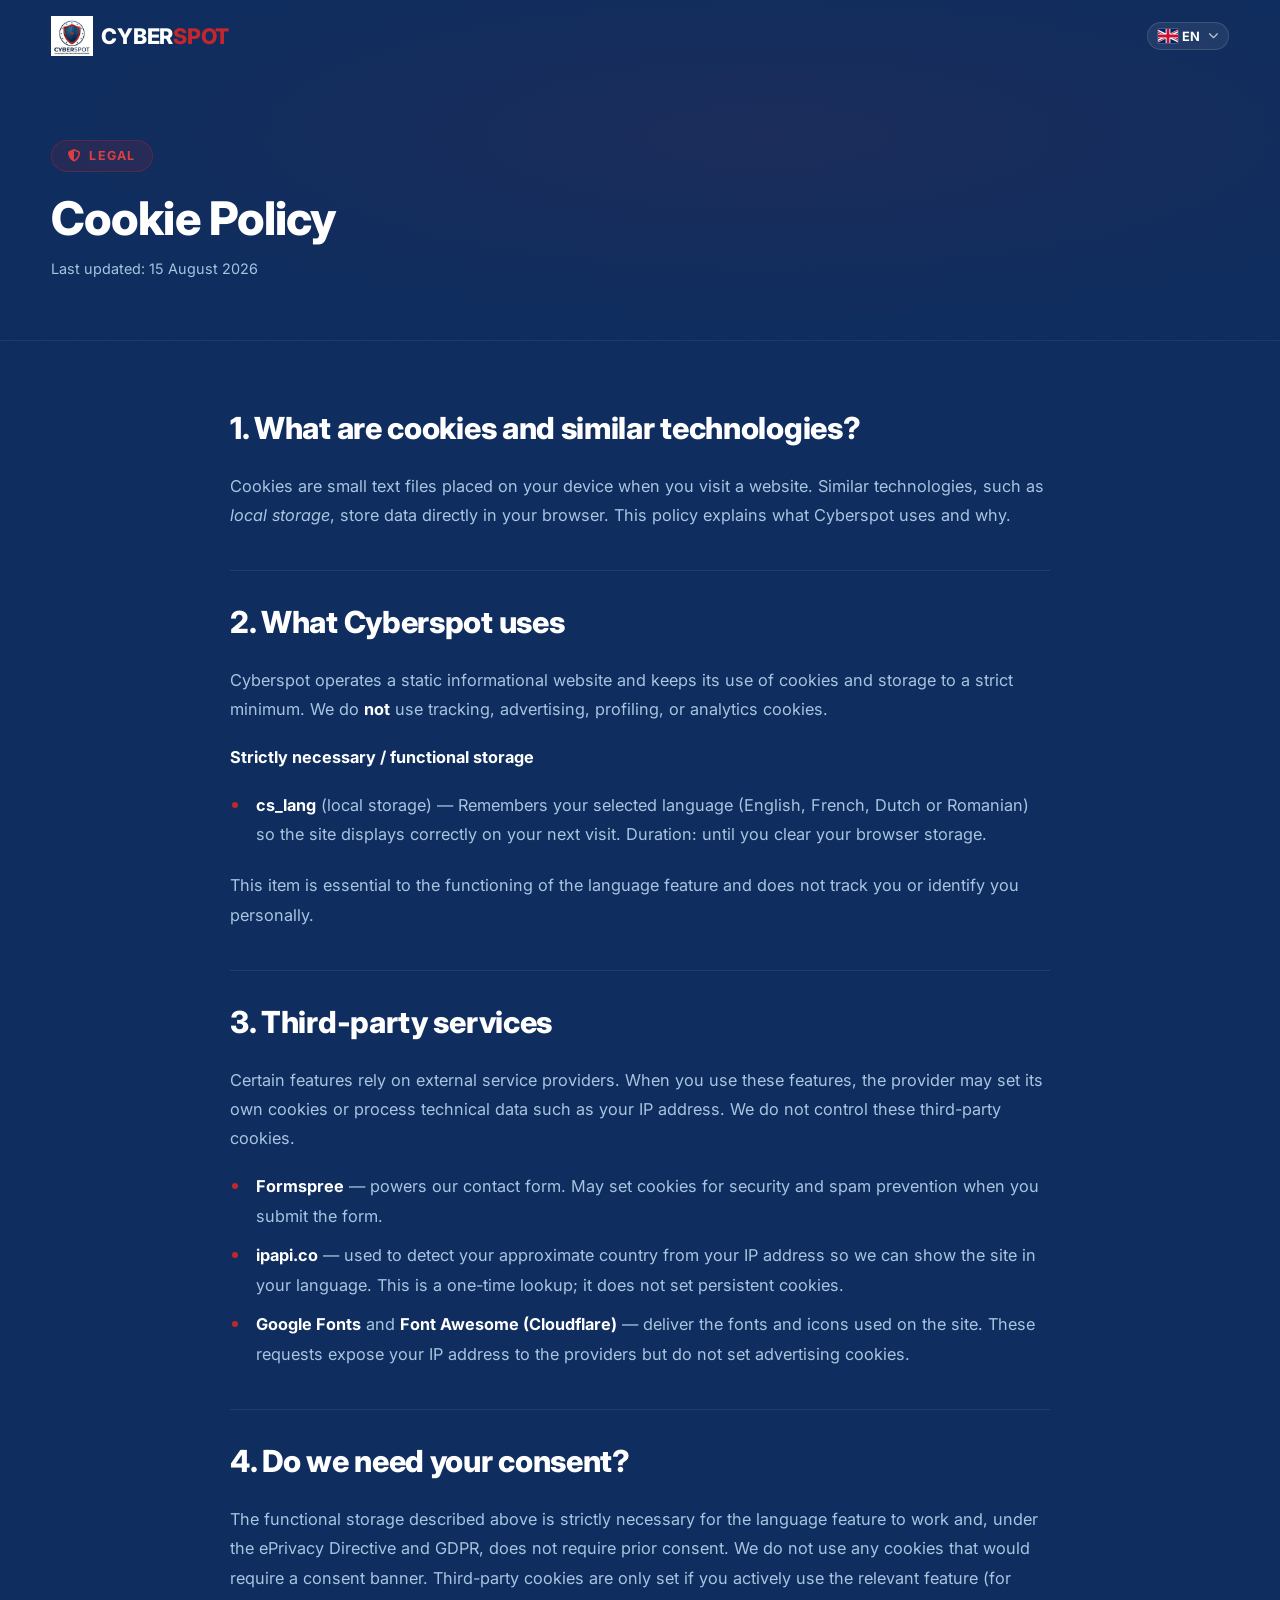
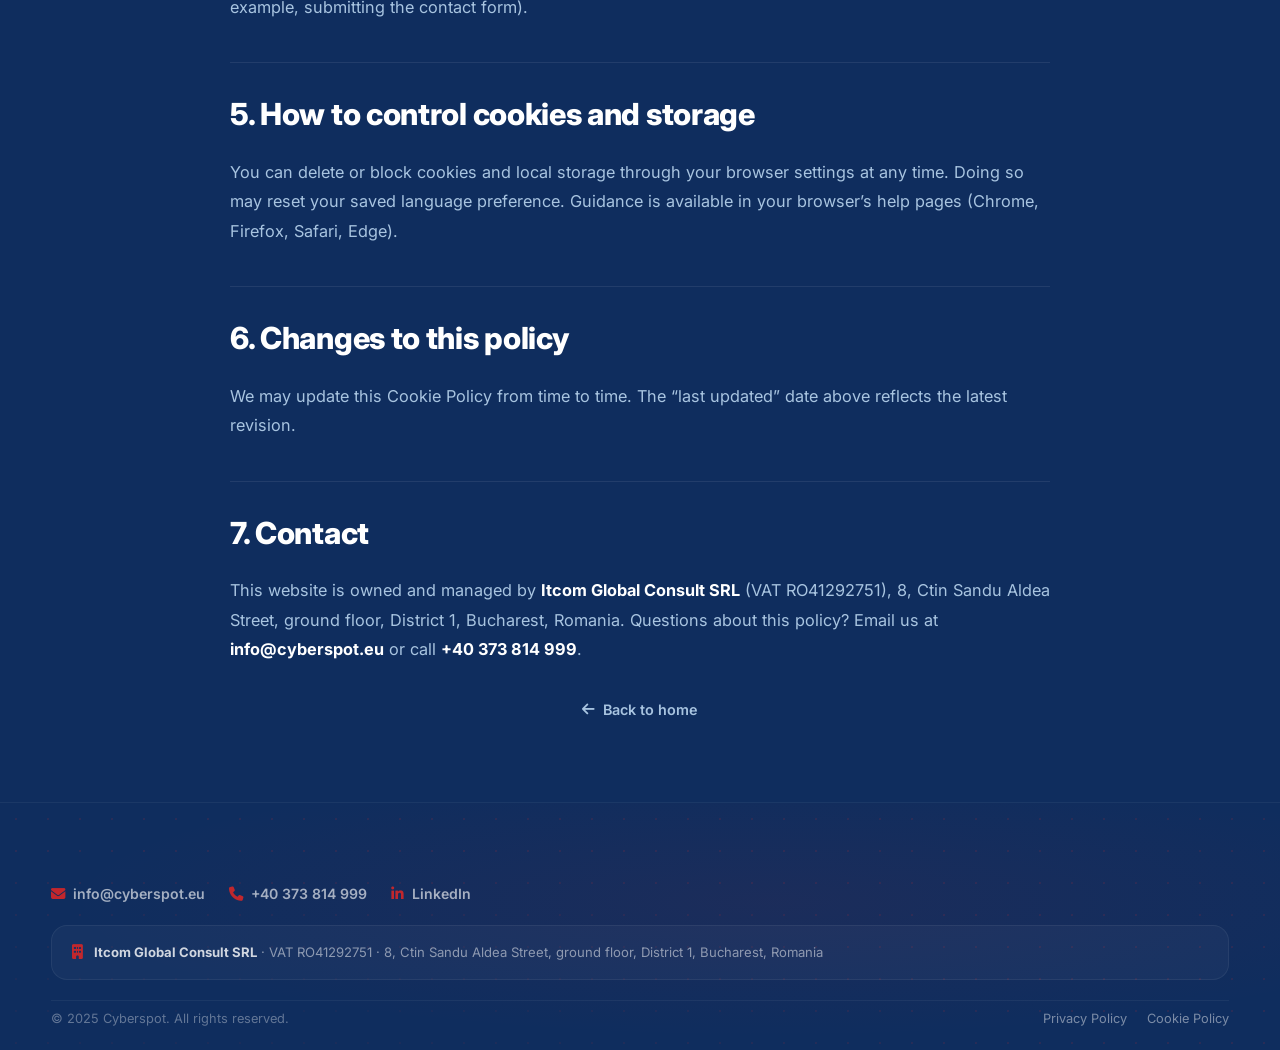
<file: cookie-policy.html>
<!DOCTYPE html>
<html lang="en">
<head>
  <meta charset="UTF-8" />
  <meta name="viewport" content="width=device-width, initial-scale=1.0" />
  <title id="page-title">Cookie Policy | Cyberspot</title>
  <meta id="meta-desc" name="description" content="Cookie Policy for cyberspot.eu — Cyberspot uses only strictly necessary functional storage and no tracking or advertising cookies." />
  <link rel="canonical" href="https://cyberspot.eu/cookie-policy" />
  <meta name="robots" content="index, follow" />

  <link rel="icon" type="image/svg+xml" href="data:image/svg+xml,<svg xmlns='http://www.w3.org/2000/svg' viewBox='0 0 32 32'><rect width='32' height='32' fill='%230D0D1A' rx='6'/><path d='M16 4 L26 9 L26 16 C26 21.5 21.5 26.3 16 28 C10.5 26.3 6 21.5 6 16 L6 9 Z' fill='%23C0392B'/><circle cx='16' cy='16' r='3.5' fill='%230D0D1A'/></svg>" />

  <link rel="preconnect" href="https://fonts.googleapis.com" />
  <link rel="preconnect" href="https://fonts.gstatic.com" crossorigin />
  <link href="https://fonts.googleapis.com/css2?family=Inter:wght@300;400;600;700;800&display=swap" rel="stylesheet" />
  <link rel="stylesheet" href="https://cdnjs.cloudflare.com/ajax/libs/font-awesome/6.5.0/css/all.min.css" crossorigin="anonymous" />
  <link rel="stylesheet" href="assets/css/styles.css" />
</head>
<body>

<!-- NAVBAR -->
<header id="navbar" role="banner">
  <div class="container">
    <nav class="nav-inner" aria-label="Primary navigation">
      <a href="https://cyberspot.eu/" class="nav-logo" aria-label="Cyberspot home">
        <img src="assets/images/logo-red.png" alt="Cyberspot logo" height="44" />
        <span class="nav-logo-text">CYBER<span>SPOT</span></span>
      </a>
      <div id="lang-switcher" aria-label="Language selector"></div>
    </nav>
  </div>
</header>

<main>
  <section class="lp-hero grid-bg">
    <div class="container">
      <div class="lp-hero-badge"><i class="fa-solid fa-shield-halved" aria-hidden="true"></i> LEGAL</div>
      <h1 class="lp-hero-title" id="policy-title">Cookie Policy</h1>
      <p id="policy-updated" style="color:var(--text-muted);margin-top:0.75rem;font-size:0.9rem;">Last updated: 15 August 2026</p>
    </div>
  </section>

  <section class="lp-article">
    <div class="container">
      <article class="lp-content" id="policy-content">
        <h2>1. What are cookies and similar technologies?</h2><p>Cookies are small text files placed on your device when you visit a website. Similar technologies, such as <em>local storage</em>, store data directly in your browser. This policy explains what Cyberspot uses and why.</p><h2>2. What Cyberspot uses</h2><p>Cyberspot operates a static informational website and keeps its use of cookies and storage to a strict minimum. We do <strong>not</strong> use tracking, advertising, profiling, or analytics cookies.</p><p><strong>Strictly necessary / functional storage</strong></p><ul><li><strong>cs_lang</strong> (local storage) &mdash; Remembers your selected language (English, French, Dutch or Romanian) so the site displays correctly on your next visit. Duration: until you clear your browser storage.</li></ul><p>This item is essential to the functioning of the language feature and does not track you or identify you personally.</p><h2>3. Third-party services</h2><p>Certain features rely on external service providers. When you use these features, the provider may set its own cookies or process technical data such as your IP address. We do not control these third-party cookies.</p><ul><li><strong>Formspree</strong> &mdash; powers our contact form. May set cookies for security and spam prevention when you submit the form.</li><li><strong>ipapi.co</strong> &mdash; used to detect your approximate country from your IP address so we can show the site in your language. This is a one-time lookup; it does not set persistent cookies.</li><li><strong>Google Fonts</strong> and <strong>Font Awesome (Cloudflare)</strong> &mdash; deliver the fonts and icons used on the site. These requests expose your IP address to the providers but do not set advertising cookies.</li></ul><h2>4. Do we need your consent?</h2><p>The functional storage described above is strictly necessary for the language feature to work and, under the ePrivacy Directive and GDPR, does not require prior consent. We do not use any cookies that would require a consent banner. Third-party cookies are only set if you actively use the relevant feature (for example, submitting the contact form).</p><h2>5. How to control cookies and storage</h2><p>You can delete or block cookies and local storage through your browser settings at any time. Doing so may reset your saved language preference. Guidance is available in your browser&rsquo;s help pages (Chrome, Firefox, Safari, Edge).</p><h2>6. Changes to this policy</h2><p>We may update this Cookie Policy from time to time. The &ldquo;last updated&rdquo; date above reflects the latest revision.</p><h2>7. Contact</h2><p>This website is owned and managed by <strong>Itcom Global Consult SRL</strong> (VAT RO41292751), 8, Ctin Sandu Aldea Street, ground floor, District 1, Bucharest, Romania. Questions about this policy? Email us at <strong>info@cyberspot.eu</strong> or call <strong>+40 373 814 999</strong>.</p>
      </article>
      <div class="lp-back">
        <a href="https://cyberspot.eu/" id="policy-back"><i class="fa-solid fa-arrow-left" aria-hidden="true"></i> Back to home</a>
      </div>
    </div>
  </section>
</main>

<footer class="grid-bg" role="contentinfo">
  <div class="container">
        <div class="footer-bottom" style="border-top:none;flex-direction:column;gap:1.25rem;align-items:stretch;">
      <div class="footer-simple-contact">
        <a href="mailto:info@cyberspot.eu"><i class="fa-solid fa-envelope" aria-hidden="true"></i> info@cyberspot.eu</a>
        <a href="tel:+40373814999"><i class="fa-solid fa-phone" aria-hidden="true"></i> +40 373 814 999</a>
        <a href="https://www.linkedin.com/company/cyberspot-eu/" target="_blank" rel="noopener noreferrer" aria-label="Cyberspot on LinkedIn"><i class="fa-brands fa-linkedin-in" aria-hidden="true"></i> LinkedIn</a>
      </div>
      <div class="footer-legal" style="margin-top:0;">
        <i class="fa-solid fa-building" aria-hidden="true"></i>
        <span><strong>Itcom Global Consult SRL</strong> · VAT RO41292751 · 8, Ctin Sandu Aldea Street, ground floor, District 1, Bucharest, Romania</span>
      </div>
      <div style="display:flex;justify-content:space-between;flex-wrap:wrap;gap:0.75rem;font-size:0.8rem;color:rgba(255,255,255,0.35);padding-top:0.5rem;border-top:1px solid rgba(255,255,255,0.05);">
        <span>© 2025 Cyberspot. All rights reserved.</span>
        <span style="display:flex;gap:1.25rem;">
          <a href="privacy-policy.html" style="color:rgba(255,255,255,0.45);">Privacy Policy</a>
          <a href="cookie-policy.html" style="color:rgba(255,255,255,0.45);">Cookie Policy</a>
        </span>
      </div>
    </div>
  </div>
</footer>

<script>
// Policy content for all languages
const POLICY = {"en": {"page_title": "Cookie Policy | Cyberspot", "title": "Cookie Policy", "updated": "Last updated: 15 August 2026", "back": "Back to home", "meta_desc": "Cookie Policy for cyberspot.eu — Cyberspot uses only strictly necessary functional storage and no tracking or advertising cookies.", "sections": "<h2>1. What are cookies and similar technologies?</h2><p>Cookies are small text files placed on your device when you visit a website. Similar technologies, such as <em>local storage</em>, store data directly in your browser. This policy explains what Cyberspot uses and why.</p><h2>2. What Cyberspot uses</h2><p>Cyberspot operates a static informational website and keeps its use of cookies and storage to a strict minimum. We do <strong>not</strong> use tracking, advertising, profiling, or analytics cookies.</p><p><strong>Strictly necessary / functional storage</strong></p><ul><li><strong>cs_lang</strong> (local storage) &mdash; Remembers your selected language (English, French, Dutch or Romanian) so the site displays correctly on your next visit. Duration: until you clear your browser storage.</li></ul><p>This item is essential to the functioning of the language feature and does not track you or identify you personally.</p><h2>3. Third-party services</h2><p>Certain features rely on external service providers. When you use these features, the provider may set its own cookies or process technical data such as your IP address. We do not control these third-party cookies.</p><ul><li><strong>Formspree</strong> &mdash; powers our contact form. May set cookies for security and spam prevention when you submit the form.</li><li><strong>ipapi.co</strong> &mdash; used to detect your approximate country from your IP address so we can show the site in your language. This is a one-time lookup; it does not set persistent cookies.</li><li><strong>Google Fonts</strong> and <strong>Font Awesome (Cloudflare)</strong> &mdash; deliver the fonts and icons used on the site. These requests expose your IP address to the providers but do not set advertising cookies.</li></ul><h2>4. Do we need your consent?</h2><p>The functional storage described above is strictly necessary for the language feature to work and, under the ePrivacy Directive and GDPR, does not require prior consent. We do not use any cookies that would require a consent banner. Third-party cookies are only set if you actively use the relevant feature (for example, submitting the contact form).</p><h2>5. How to control cookies and storage</h2><p>You can delete or block cookies and local storage through your browser settings at any time. Doing so may reset your saved language preference. Guidance is available in your browser&rsquo;s help pages (Chrome, Firefox, Safari, Edge).</p><h2>6. Changes to this policy</h2><p>We may update this Cookie Policy from time to time. The &ldquo;last updated&rdquo; date above reflects the latest revision.</p><h2>7. Contact</h2><p>This website is owned and managed by <strong>Itcom Global Consult SRL</strong> (VAT RO41292751), 8, Ctin Sandu Aldea Street, ground floor, District 1, Bucharest, Romania. Questions about this policy? Email us at <strong>info@cyberspot.eu</strong> or call <strong>+40 373 814 999</strong>.</p>"}, "fr": {"page_title": "Politique de Cookies | Cyberspot", "title": "Politique de Cookies", "updated": "Dernière mise à jour : 15 août 2026", "back": "Retour à l'accueil", "meta_desc": "Politique de cookies de cyberspot.eu — Cyberspot n'utilise que le stockage fonctionnel strictement nécessaire, sans cookies de suivi ni publicitaires.", "sections": "<h2>1. Que sont les cookies et technologies similaires ?</h2><p>Les cookies sont de petits fichiers texte placés sur votre appareil lorsque vous visitez un site web. Les technologies similaires, telles que le <em>stockage local</em>, enregistrent des données directement dans votre navigateur. Cette politique explique ce que Cyberspot utilise et pourquoi.</p><h2>2. Ce que Cyberspot utilise</h2><p>Cyberspot exploite un site web informationnel statique et limite au strict minimum son utilisation de cookies et de stockage. Nous n'utilisons <strong>aucun</strong> cookie de suivi, de publicité, de profilage ou d'analyse.</p><p><strong>Stockage strictement nécessaire / fonctionnel</strong></p><ul><li><strong>cs_lang</strong> (stockage local) &mdash; Mémorise la langue que vous avez sélectionnée (anglais, français, néerlandais ou roumain) afin que le site s'affiche correctement lors de votre prochaine visite. Durée : jusqu'à ce que vous effaciez le stockage de votre navigateur.</li></ul><p>Cet élément est essentiel au fonctionnement de la fonction de langue et ne vous suit pas et ne vous identifie pas personnellement.</p><h2>3. Services tiers</h2><p>Certaines fonctionnalités reposent sur des prestataires externes. Lorsque vous utilisez ces fonctionnalités, le prestataire peut déposer ses propres cookies ou traiter des données techniques telles que votre adresse IP. Nous ne contrôlons pas ces cookies tiers.</p><ul><li><strong>Formspree</strong> &mdash; alimente notre formulaire de contact. Peut déposer des cookies à des fins de sécurité et de prévention du spam lorsque vous soumettez le formulaire.</li><li><strong>ipapi.co</strong> &mdash; utilisé pour détecter votre pays approximatif à partir de votre adresse IP afin d'afficher le site dans votre langue. Il s'agit d'une consultation unique ; aucun cookie persistant n'est déposé.</li><li><strong>Google Fonts</strong> et <strong>Font Awesome (Cloudflare)</strong> &mdash; fournissent les polices et icônes utilisées sur le site. Ces requêtes exposent votre adresse IP aux prestataires mais ne déposent pas de cookies publicitaires.</li></ul><h2>4. Avons-nous besoin de votre consentement ?</h2><p>Le stockage fonctionnel décrit ci-dessus est strictement nécessaire au fonctionnement de la fonction de langue et, en vertu de la directive ePrivacy et du RGPD, ne nécessite pas de consentement préalable. Nous n'utilisons aucun cookie qui nécessiterait une bannière de consentement. Les cookies tiers ne sont déposés que si vous utilisez activement la fonctionnalité concernée (par exemple, la soumission du formulaire de contact).</p><h2>5. Comment contrôler les cookies et le stockage</h2><p>Vous pouvez supprimer ou bloquer les cookies et le stockage local via les paramètres de votre navigateur à tout moment. Cela peut réinitialiser votre préférence de langue enregistrée. Des instructions sont disponibles dans les pages d'aide de votre navigateur (Chrome, Firefox, Safari, Edge).</p><h2>6. Modifications de cette politique</h2><p>Nous pouvons mettre à jour cette Politique de Cookies de temps à autre. La date de &laquo;&nbsp;dernière mise à jour&nbsp;&raquo; ci-dessus reflète la dernière révision.</p><h2>7. Contact</h2><p>Ce site est détenu et géré par <strong>Itcom Global Consult SRL</strong> (TVA RO41292751), 8, rue Ctin Sandu Aldea, rez-de-chaussée, Secteur 1, Bucarest, Roumanie. Des questions sur cette politique ? Écrivez-nous à <strong>info@cyberspot.eu</strong> ou appelez le <strong>+40 373 814 999</strong>.</p>"}, "nl": {"page_title": "Cookiebeleid | Cyberspot", "title": "Cookiebeleid", "updated": "Laatst bijgewerkt: 15 augustus 2026", "back": "Terug naar home", "meta_desc": "Cookiebeleid voor cyberspot.eu — Cyberspot gebruikt alleen strikt noodzakelijke functionele opslag en geen tracking- of advertentiecookies.", "sections": "<h2>1. Wat zijn cookies en soortgelijke technologieën?</h2><p>Cookies zijn kleine tekstbestanden die op uw apparaat worden geplaatst wanneer u een website bezoekt. Soortgelijke technologieën, zoals <em>lokale opslag</em>, slaan gegevens rechtstreeks in uw browser op. Dit beleid legt uit wat Cyberspot gebruikt en waarom.</p><h2>2. Wat Cyberspot gebruikt</h2><p>Cyberspot exploiteert een statische informatieve website en beperkt het gebruik van cookies en opslag tot een strikt minimum. Wij gebruiken <strong>geen</strong> tracking-, advertentie-, profilerings- of analysecookies.</p><p><strong>Strikt noodzakelijke / functionele opslag</strong></p><ul><li><strong>cs_lang</strong> (lokale opslag) &mdash; Onthoudt uw geselecteerde taal (Engels, Frans, Nederlands of Roemeens) zodat de site bij uw volgende bezoek correct wordt weergegeven. Duur: totdat u uw browseropslag wist.</li></ul><p>Dit item is essentieel voor het functioneren van de taalfunctie en volgt of identificeert u niet persoonlijk.</p><h2>3. Diensten van derden</h2><p>Bepaalde functies zijn afhankelijk van externe dienstverleners. Wanneer u deze functies gebruikt, kan de aanbieder zijn eigen cookies plaatsen of technische gegevens zoals uw IP-adres verwerken. Wij hebben geen controle over deze cookies van derden.</p><ul><li><strong>Formspree</strong> &mdash; ondersteunt ons contactformulier. Kan cookies plaatsen voor beveiliging en spampreventie wanneer u het formulier indient.</li><li><strong>ipapi.co</strong> &mdash; gebruikt om uw benaderende land te detecteren op basis van uw IP-adres, zodat wij de site in uw taal kunnen tonen. Dit is een eenmalige opzoeking; er worden geen persistente cookies geplaatst.</li><li><strong>Google Fonts</strong> en <strong>Font Awesome (Cloudflare)</strong> &mdash; leveren de lettertypen en pictogrammen die op de site worden gebruikt. Deze verzoeken stellen uw IP-adres bloot aan de aanbieders maar plaatsen geen advertentiecookies.</li></ul><h2>4. Hebben wij uw toestemming nodig?</h2><p>De hierboven beschreven functionele opslag is strikt noodzakelijk voor het functioneren van de taalfunctie en vereist, op grond van de ePrivacy-richtlijn en de AVG, geen voorafgaande toestemming. Wij gebruiken geen cookies die een toestemmingsbanner zouden vereisen. Cookies van derden worden alleen geplaatst als u de betreffende functie actief gebruikt (bijvoorbeeld het indienen van het contactformulier).</p><h2>5. Hoe u cookies en opslag kunt beheren</h2><p>U kunt cookies en lokale opslag te allen tijde verwijderen of blokkeren via uw browserinstellingen. Hierdoor kan uw opgeslagen taalvoorkeur worden gereset. Instructies zijn beschikbaar op de helppagina's van uw browser (Chrome, Firefox, Safari, Edge).</p><h2>6. Wijzigingen in dit beleid</h2><p>Wij kunnen dit Cookiebeleid van tijd tot tijd bijwerken. De datum van &ldquo;laatst bijgewerkt&rdquo; hierboven weerspiegelt de meest recente herziening.</p><h2>7. Contact</h2><p>Deze website is eigendom van en wordt beheerd door <strong>Itcom Global Consult SRL</strong> (btw RO41292751), 8, Ctin Sandu Aldea Street, gelijkvloers, District 1, Boekarest, Roemenië. Vragen over dit beleid? Mail ons op <strong>info@cyberspot.eu</strong> of bel <strong>+40 373 814 999</strong>.</p>"}, "ro": {"page_title": "Politică de Cookie-uri | Cyberspot", "title": "Politică de Cookie-uri", "updated": "Ultima actualizare: 15 august 2026", "back": "Înapoi la pagina principală", "meta_desc": "Politica de cookie-uri pentru cyberspot.eu — Cyberspot utilizează doar stocare funcțională strict necesară, fără cookie-uri de urmărire sau publicitate.", "sections": "<h2>1. Ce sunt cookie-urile și tehnologiile similare?</h2><p>Cookie-urile sunt fișiere text mici plasate pe dispozitivul dvs. atunci când vizitați un site web. Tehnologiile similare, cum ar fi <em>stocarea locală</em>, stochează date direct în browserul dvs. Această politică explică ce utilizează Cyberspot și de ce.</p><h2>2. Ce utilizează Cyberspot</h2><p>Cyberspot operează un site web informativ static și limitează la strictul necesar utilizarea cookie-urilor și a stocării. <strong>Nu</strong> utilizăm cookie-uri de urmărire, publicitate, profilare sau analiză.</p><p><strong>Stocare strict necesară / funcțională</strong></p><ul><li><strong>cs_lang</strong> (stocare locală) &mdash; Memorează limba selectată de dvs. (engleză, franceză, olandeză sau română) astfel încât site-ul să se afișeze corect la următoarea vizită. Durată: până când ștergeți stocarea browserului.</li></ul><p>Acest element este esențial pentru funcționarea funcției de limbă și nu vă urmărește și nu vă identifică personal.</p><h2>3. Servicii terțe</h2><p>Anumite funcții se bazează pe furnizori de servicii externi. Atunci când utilizați aceste funcții, furnizorul poate plasa propriile cookie-uri sau poate prelucra date tehnice, cum ar fi adresa dvs. IP. Nu controlăm aceste cookie-uri terțe.</p><ul><li><strong>Formspree</strong> &mdash; alimentează formularul nostru de contact. Poate plasa cookie-uri pentru securitate și prevenirea spamului atunci când trimiteți formularul.</li><li><strong>ipapi.co</strong> &mdash; utilizat pentru a detecta țara dvs. aproximativă pe baza adresei IP, astfel încât să putem afișa site-ul în limba dvs. Aceasta este o căutare unică; nu plasează cookie-uri persistente.</li><li><strong>Google Fonts</strong> și <strong>Font Awesome (Cloudflare)</strong> &mdash; furnizează fonturile și pictogramele utilizate pe site. Aceste cereri expun adresa dvs. IP furnizorilor, dar nu plasează cookie-uri de publicitate.</li></ul><h2>4. Avem nevoie de consimțământul dvs.?</h2><p>Stocarea funcțională descrisă mai sus este strict necesară pentru funcționarea funcției de limbă și, în temeiul Directivei ePrivacy și al GDPR, nu necesită consimțământ prealabil. Nu utilizăm niciun cookie care ar necesita un banner de consimțământ. Cookie-urile terțe sunt plasate doar dacă utilizați activ funcția respectivă (de exemplu, trimiterea formularului de contact).</p><h2>5. Cum să controlați cookie-urile și stocarea</h2><p>Puteți șterge sau bloca cookie-urile și stocarea locală prin setările browserului dvs. în orice moment. Acest lucru poate reseta preferința de limbă salvată. Instrucțiuni sunt disponibile în paginile de ajutor ale browserului dvs. (Chrome, Firefox, Safari, Edge).</p><h2>6. Modificări ale acestei politici</h2><p>Putem actualiza această Politică de Cookie-uri din când în când. Data &bdquo;ultimei actualizări&rdquo; de mai sus reflectă cea mai recentă revizuire.</p><h2>7. Contact</h2><p>Acest site este deținut și administrat de <strong>Itcom Global Consult SRL</strong> (TVA RO41292751), Str. Ctin Sandu Aldea nr. 8, parter, Sector 1, București, România. Întrebări despre această politică? Scrieți-ne la <strong>info@cyberspot.eu</strong> sau sunați la <strong>+40 373 814 999</strong>.</p>"}};

const LANGS = {
  en: { label:'EN', flag:'gb' }, fr: { label:'FR', flag:'fr' },
  nl: { label:'NL', flag:'nl' }, ro: { label:'RO', flag:'ro' }
};
const FLAGS = {
  gb: 'data:image/svg+xml;base64,' + btoa('<svg xmlns="http://www.w3.org/2000/svg" viewBox="0 0 60 30" width="60" height="30"><clipPath id="s"><path d="M0,0 v30 h60 v-30 z"/></clipPath><clipPath id="t"><path d="M30,15 h30 v15 z v15 h-30 z h-30 v-15 z v-15 h30 z"/></clipPath><g clip-path="url(#s)"><path d="M0,0 v30 h60 v-30 z" fill="#012169"/><path d="M0,0 L60,30 M60,0 L0,30" stroke="#fff" stroke-width="6"/><path d="M0,0 L60,30 M60,0 L0,30" clip-path="url(#t)" stroke="#C8102E" stroke-width="4"/><path d="M30,0 v30 M0,15 h60" stroke="#fff" stroke-width="10"/><path d="M30,0 v30 M0,15 h60" stroke="#C8102E" stroke-width="6"/></g></svg>'),
  fr: 'data:image/svg+xml;base64,' + btoa('<svg xmlns="http://www.w3.org/2000/svg" viewBox="0 0 3 2" width="60" height="40"><rect width="1" height="2" x="0" fill="#0055A4"/><rect width="1" height="2" x="1" fill="#fff"/><rect width="1" height="2" x="2" fill="#EF4135"/></svg>'),
  nl: 'data:image/svg+xml;base64,' + btoa('<svg xmlns="http://www.w3.org/2000/svg" viewBox="0 0 3 2" width="60" height="40"><rect width="3" height="2" fill="#fff"/><rect width="3" height="0.667" y="0" fill="#AE1C28"/><rect width="3" height="0.667" y="1.333" fill="#21468B"/></svg>'),
  ro: 'data:image/svg+xml;base64,' + btoa('<svg xmlns="http://www.w3.org/2000/svg" viewBox="0 0 3 2" width="60" height="40"><rect width="1" height="2" x="0" fill="#002B7F"/><rect width="1" height="2" x="1" fill="#FCD116"/><rect width="1" height="2" x="2" fill="#CE1126"/></svg>')
};

function applyLang(lang) {
  if (!POLICY[lang]) lang = 'en';
  const p = POLICY[lang];
  document.getElementById('policy-title').textContent = p.title;
  document.getElementById('policy-updated').textContent = p.updated;
  document.getElementById('policy-content').innerHTML = p.sections;
  document.getElementById('policy-back').innerHTML = '<i class="fa-solid fa-arrow-left" aria-hidden="true"></i> ' + p.back;
  document.getElementById('page-title').textContent = p.page_title;
  document.getElementById('meta-desc').setAttribute('content', p.meta_desc);
  document.documentElement.lang = lang;
  localStorage.setItem('cs_lang', lang);
  const cur = document.getElementById('lang-current');
  if (cur) cur.innerHTML = '<img class="lang-flag-img" src="'+FLAGS[LANGS[lang].flag]+'" alt="" /> '+LANGS[lang].label+' <i class="fa-solid fa-chevron-down" style="font-size:0.65rem;margin-left:3px;opacity:0.7;"></i>';
  document.querySelectorAll('.lang-option').forEach(o => o.classList.toggle('active', o.dataset.lang === lang));
}

function detectLang() {
  try {
    const u = new URLSearchParams(location.search).get('lang');
    if (u && LANGS[u.toLowerCase()]) return u.toLowerCase();
  } catch(e){}
  const s = localStorage.getItem('cs_lang');
  if (s && LANGS[s]) return s;
  const b = (navigator.language||'').slice(0,2).toLowerCase();
  if (LANGS[b]) return b;
  return 'en';
}

function buildSwitcher() {
  const w = document.getElementById('lang-switcher');
  w.innerHTML = '<button id="lang-current" class="lang-current" aria-haspopup="listbox" aria-expanded="false" aria-label="Select language"><img class="lang-flag-img" src="'+FLAGS.gb+'" alt="" /> EN <i class="fa-solid fa-chevron-down" style="font-size:0.65rem;margin-left:3px;opacity:0.7;"></i></button>' +
    '<ul class="lang-dropdown" role="listbox">' +
    Object.entries(LANGS).map(([c,l]) => '<li><button class="lang-option" data-lang="'+c+'" role="option"><img class="lang-flag-img" src="'+FLAGS[l.flag]+'" alt="" /><span class="lang-name">'+l.label+'</span></button></li>').join('') +
    '</ul>';
  const btn = document.getElementById('lang-current');
  btn.addEventListener('click', e => { e.stopPropagation(); const o = w.classList.toggle('open'); btn.setAttribute('aria-expanded', o); });
  document.addEventListener('click', () => { w.classList.remove('open'); btn.setAttribute('aria-expanded', false); });
  w.querySelectorAll('.lang-option').forEach(o => o.addEventListener('click', e => { e.stopPropagation(); applyLang(o.dataset.lang); w.classList.remove('open'); }));
}

// Navbar scroll
window.addEventListener('scroll', () => {
  document.getElementById('navbar').classList.toggle('scrolled', window.scrollY > 80);
}, { passive: true });

buildSwitcher();
applyLang(detectLang());
</script>

</body>
</html>
</file>
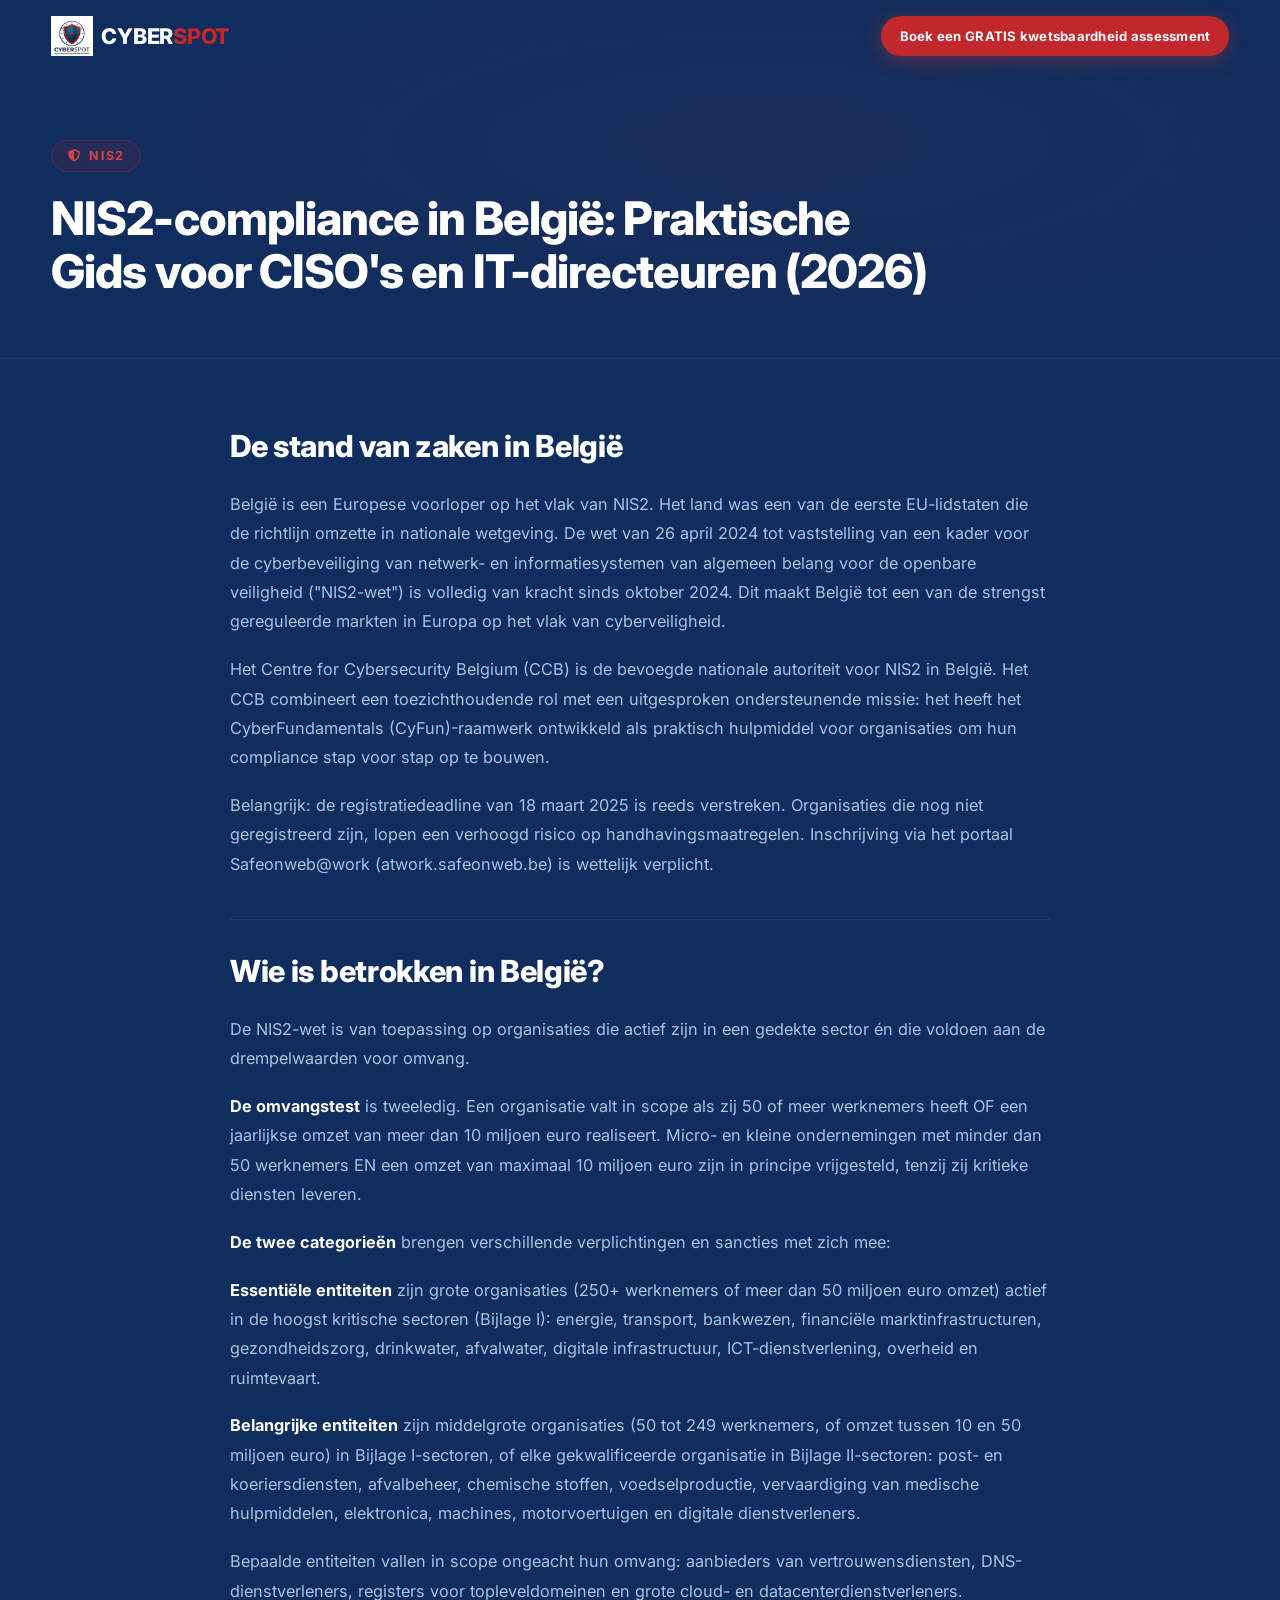
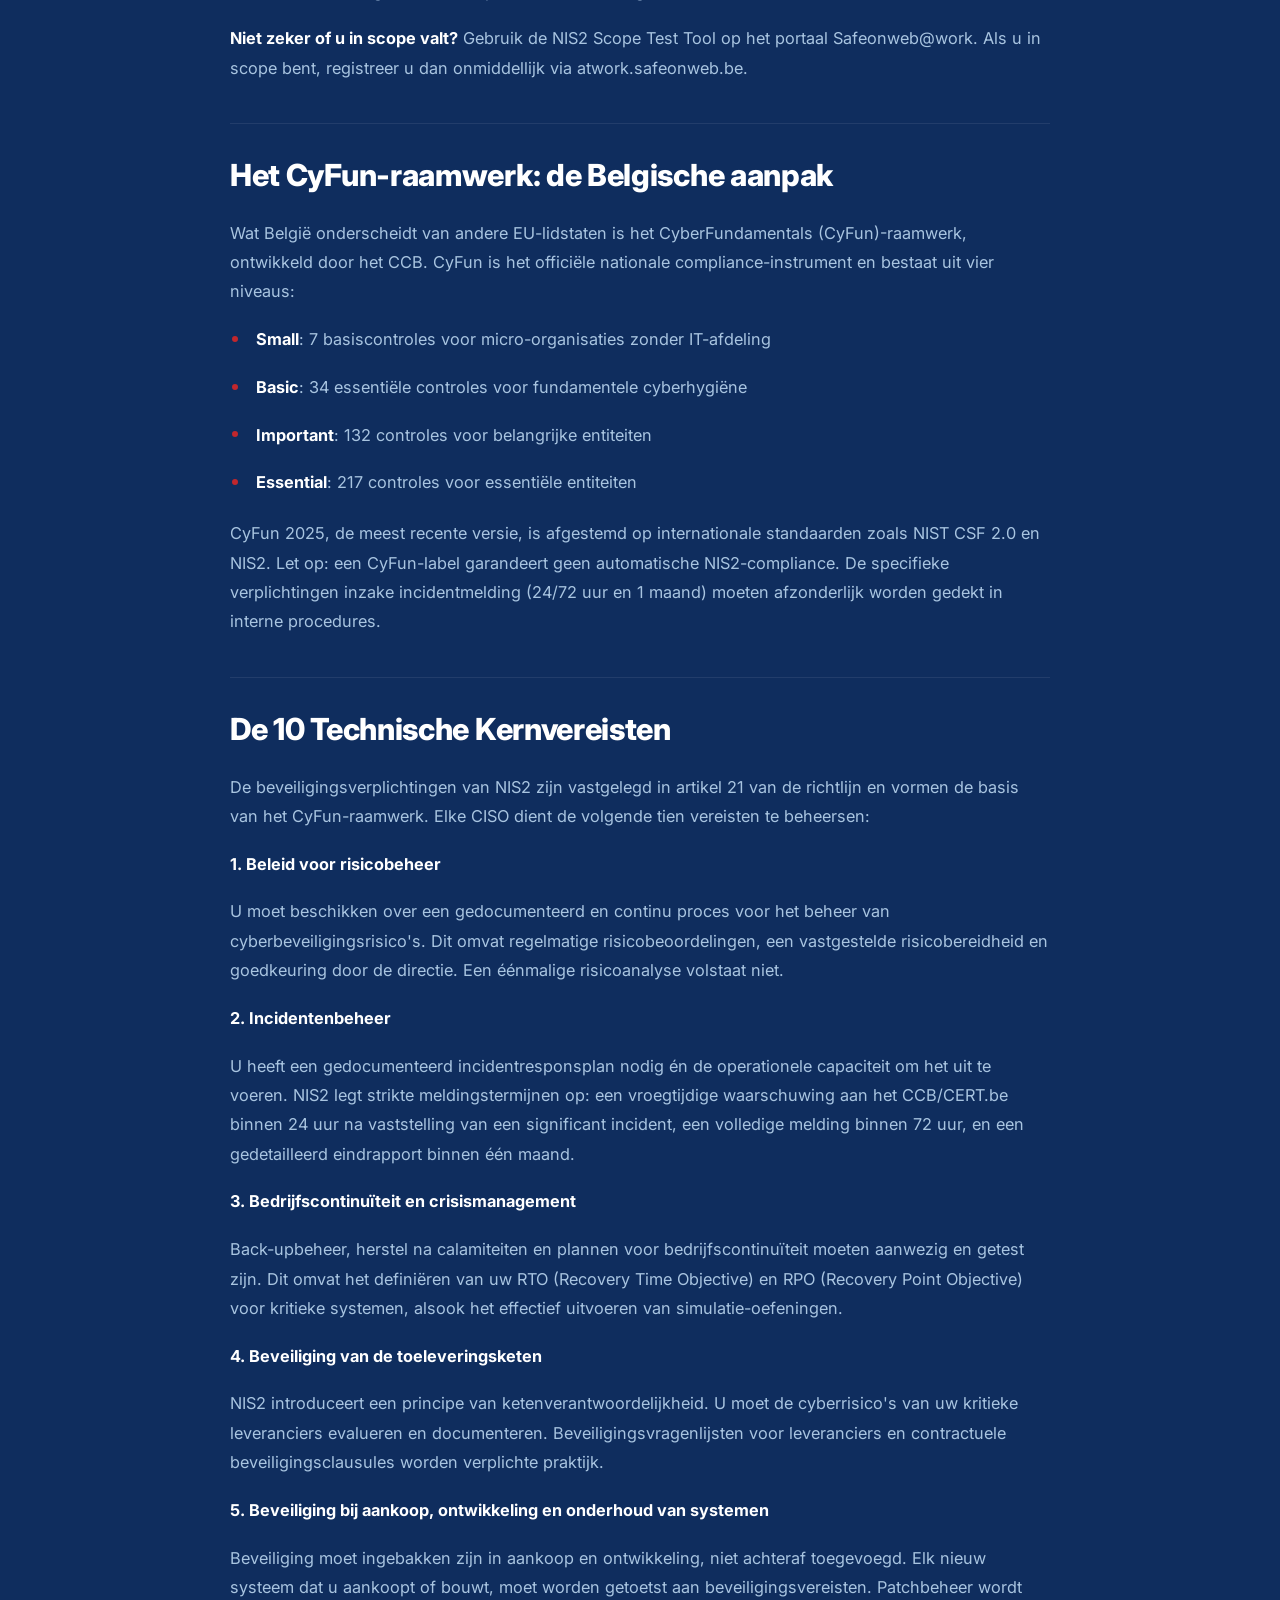
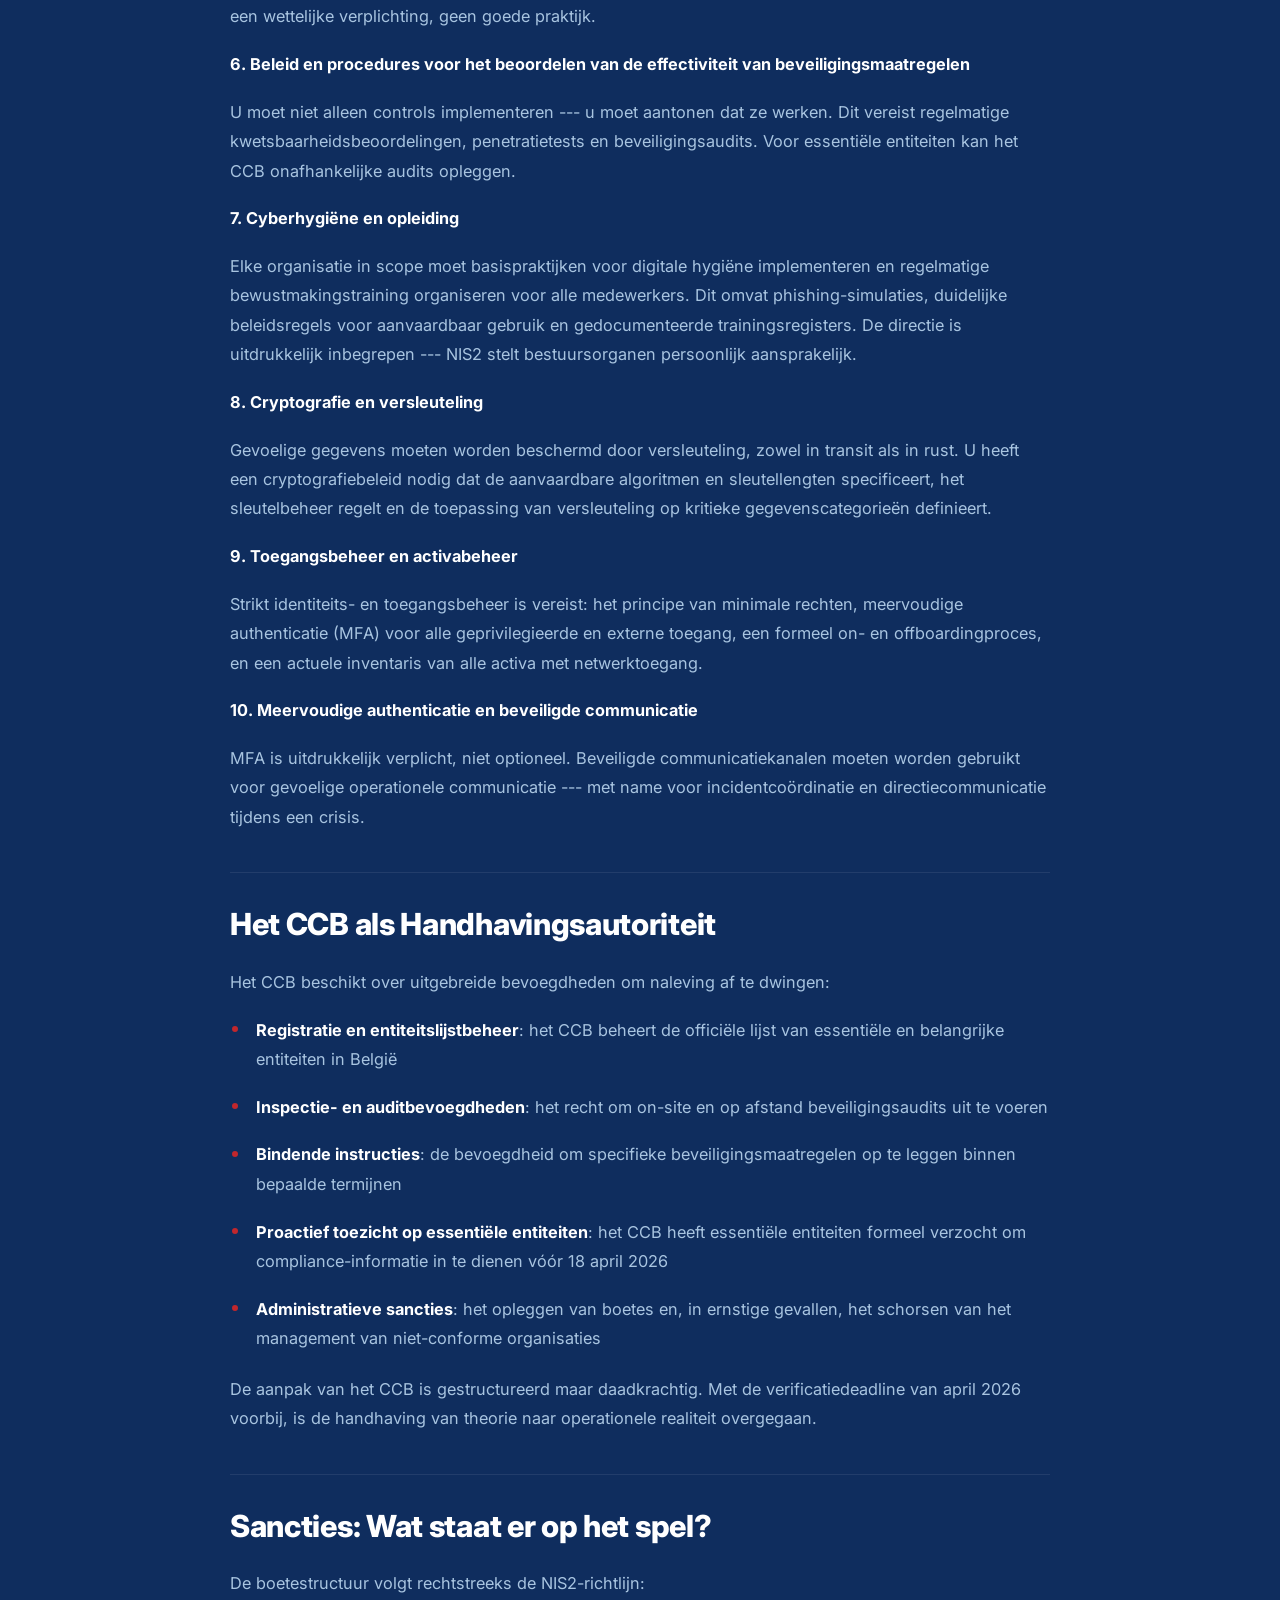
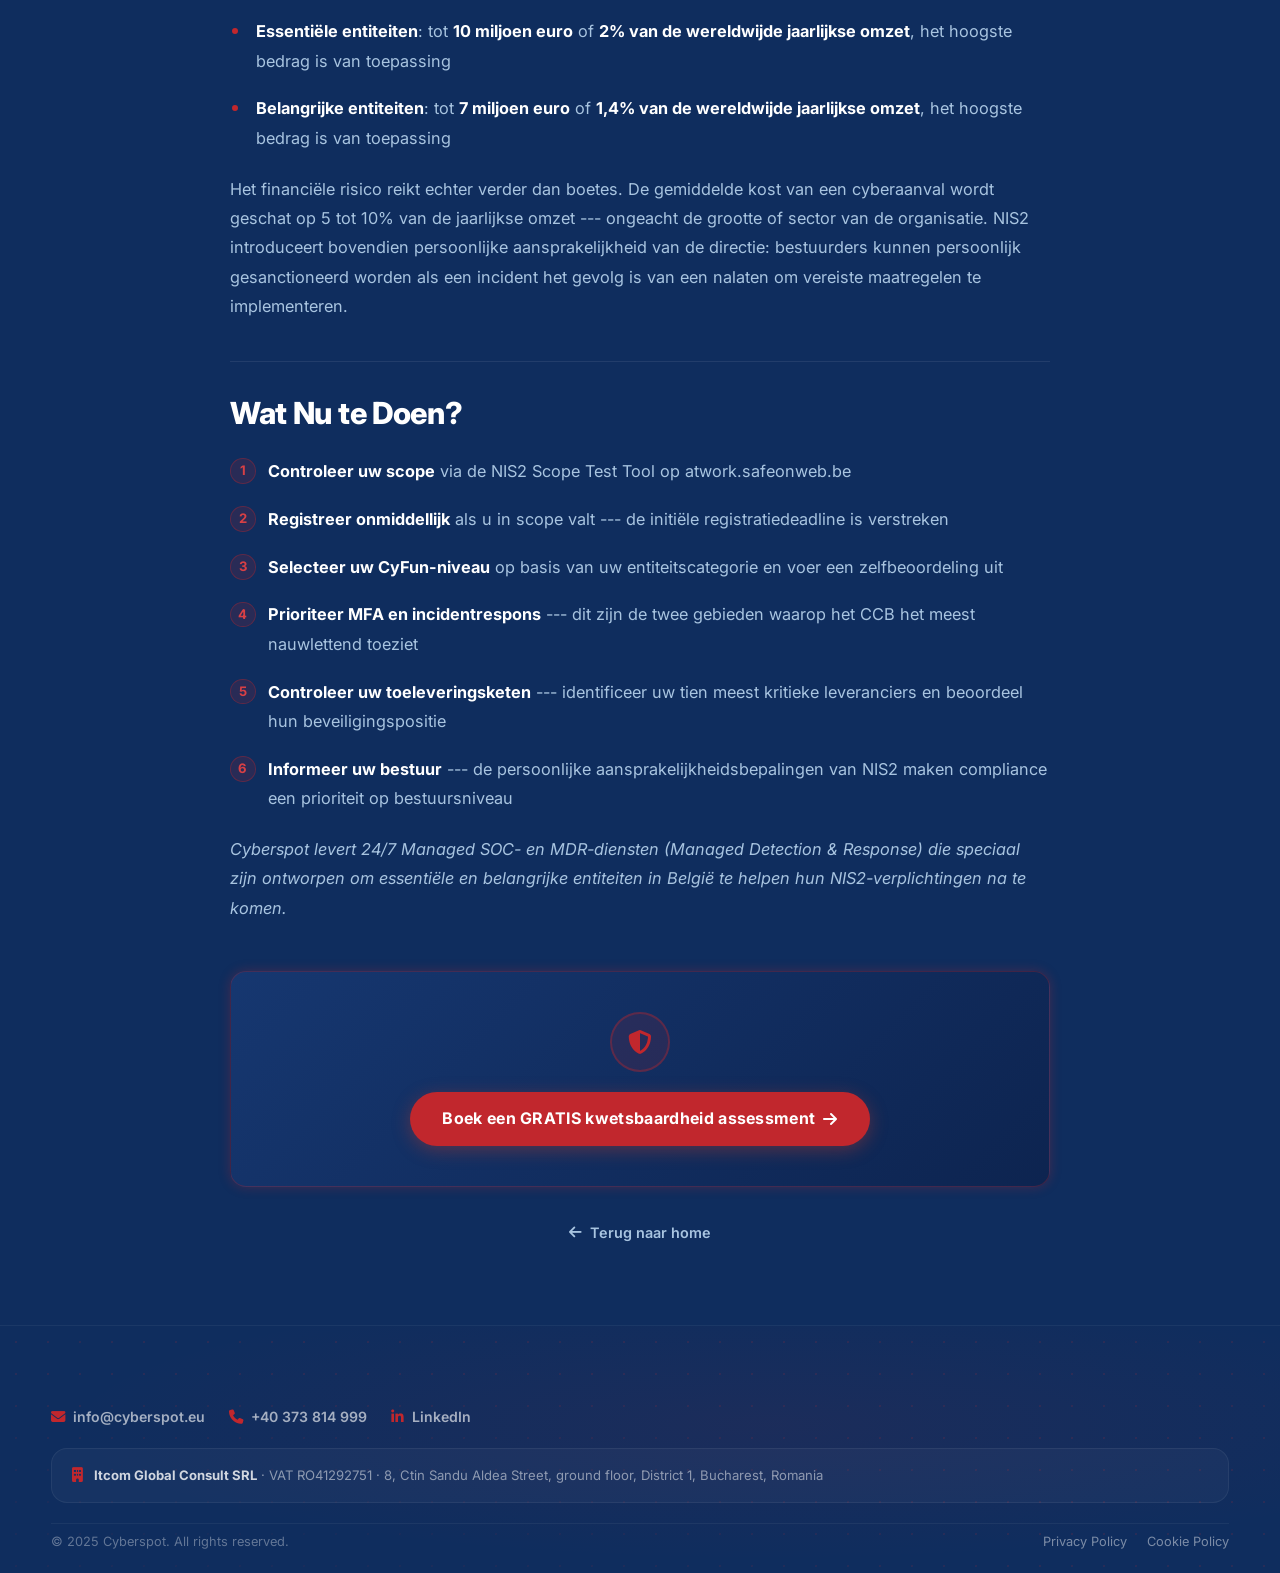
<file: nis2-status-belgie.html>
<!DOCTYPE html>
<html lang="nl">
<head>
  <meta charset="UTF-8" />
  <meta name="viewport" content="width=device-width, initial-scale=1.0" />
  <title>NIS2-compliance in België (2026) | Cyberspot</title>
  <meta name="description" content="Praktische NIS2-compliancegids voor CISO&#x27;s en IT-directeuren in België. Vereisten, CyFun-raamwerk, sancties en concrete stappen." />
  <link rel="canonical" href="https://cyberspot.eu/nis2-status-belgie" />
  <meta property="og:title" content="NIS2-compliance in België (2026) | Cyberspot" />
  <meta property="og:description" content="Praktische NIS2-compliancegids voor CISO&#x27;s en IT-directeuren in België. Vereisten, CyFun-raamwerk, sancties en concrete stappen." />
  <meta property="og:image" content="https://cyberspot.eu/assets/images/logo-red.png" />
  <meta property="og:url" content="https://cyberspot.eu/nis2-status-belgie" />
  <meta property="og:type" content="article" />
  <meta name="twitter:card" content="summary_large_image" />

  <link rel="icon" type="image/svg+xml" href="data:image/svg+xml,<svg xmlns='http://www.w3.org/2000/svg' viewBox='0 0 32 32'><rect width='32' height='32' fill='%230D0D1A' rx='6'/><path d='M16 4 L26 9 L26 16 C26 21.5 21.5 26.3 16 28 C10.5 26.3 6 21.5 6 16 L6 9 Z' fill='%23C0392B'/><circle cx='16' cy='16' r='3.5' fill='%230D0D1A'/></svg>" />

  <link rel="preconnect" href="https://fonts.googleapis.com" />
  <link rel="preconnect" href="https://fonts.gstatic.com" crossorigin />
  <link href="https://fonts.googleapis.com/css2?family=Inter:wght@300;400;600;700;800&display=swap" rel="stylesheet" />
  <link rel="stylesheet" href="https://cdnjs.cloudflare.com/ajax/libs/font-awesome/6.5.0/css/all.min.css" crossorigin="anonymous" />
  <link rel="stylesheet" href="assets/css/styles.css" />
</head>
<body>

<!-- NAVBAR -->
<header id="navbar" role="banner">
  <div class="container">
    <nav class="nav-inner" aria-label="Primary navigation">
      <a href="https://cyberspot.eu/" class="nav-logo" aria-label="Cyberspot home">
        <img src="assets/images/logo-red.png" alt="Cyberspot logo" height="44" />
        <span class="nav-logo-text">CYBER<span>SPOT</span></span>
      </a>
      <a href="https://cyberspot.eu/?lang=fr#contact" class="btn btn-primary nav-cta">Boek een GRATIS kwetsbaardheid assessment</a>
    </nav>
  </div>
</header>

<main>
  <!-- HERO -->
  <section class="lp-hero grid-bg">
    <div class="container">
      <div class="lp-hero-badge"><i class="fa-solid fa-shield-halved" aria-hidden="true"></i> NIS2</div>
      <h1 class="lp-hero-title">NIS2-compliance in België: Praktische Gids voor CISO&#x27;s en IT-directeuren (2026)</h1>
    </div>
  </section>

  <!-- ARTICLE -->
  <section class="lp-article">
    <div class="container">
      <article class="lp-content">
        <h2>De stand van zaken in België</h2>
<p>België is een Europese voorloper op het vlak van NIS2. Het land was een
van de eerste EU-lidstaten die de richtlijn omzette in nationale
wetgeving. De wet van 26 april 2024 tot vaststelling van een kader voor
de cyberbeveiliging van netwerk- en informatiesystemen van algemeen
belang voor de openbare veiligheid ("NIS2-wet") is volledig van kracht
sinds oktober 2024. Dit maakt België tot een van de strengst
gereguleerde markten in Europa op het vlak van cyberveiligheid.</p>
<p>Het Centre for Cybersecurity Belgium (CCB) is de bevoegde nationale
autoriteit voor NIS2 in België. Het CCB combineert een toezichthoudende
rol met een uitgesproken ondersteunende missie: het heeft het
CyberFundamentals (CyFun)-raamwerk ontwikkeld als praktisch hulpmiddel
voor organisaties om hun compliance stap voor stap op te bouwen.</p>
<p>Belangrijk: de registratiedeadline van 18 maart 2025 is reeds
verstreken. Organisaties die nog niet geregistreerd zijn, lopen een
verhoogd risico op handhavingsmaatregelen. Inschrijving via het portaal
Safeonweb@work (atwork.safeonweb.be) is wettelijk verplicht.</p>
<h2>Wie is betrokken in België?</h2>
<p>De NIS2-wet is van toepassing op organisaties die actief zijn in een
gedekte sector én die voldoen aan de drempelwaarden voor omvang.</p>
<p><strong>De omvangstest</strong> is tweeledig. Een organisatie valt in scope als zij
50 of meer werknemers heeft OF een jaarlijkse omzet van meer dan 10
miljoen euro realiseert. Micro- en kleine ondernemingen met minder dan
50 werknemers EN een omzet van maximaal 10 miljoen euro zijn in principe
vrijgesteld, tenzij zij kritieke diensten leveren.</p>
<p><strong>De twee categorieën</strong> brengen verschillende verplichtingen en sancties
met zich mee:</p>
<p><strong>Essentiële entiteiten</strong> zijn grote organisaties (250+ werknemers of
meer dan 50 miljoen euro omzet) actief in de hoogst kritische sectoren
(Bijlage I): energie, transport, bankwezen, financiële
marktinfrastructuren, gezondheidszorg, drinkwater, afvalwater, digitale
infrastructuur, ICT-dienstverlening, overheid en ruimtevaart.</p>
<p><strong>Belangrijke entiteiten</strong> zijn middelgrote organisaties (50 tot 249
werknemers, of omzet tussen 10 en 50 miljoen euro) in Bijlage
I-sectoren, of elke gekwalificeerde organisatie in Bijlage II-sectoren:
post- en koeriersdiensten, afvalbeheer, chemische stoffen,
voedselproductie, vervaardiging van medische hulpmiddelen, elektronica,
machines, motorvoertuigen en digitale dienstverleners.</p>
<p>Bepaalde entiteiten vallen in scope ongeacht hun omvang: aanbieders van
vertrouwensdiensten, DNS-dienstverleners, registers voor
topleveldomeinen en grote cloud- en datacenterdienstverleners.</p>
<p><strong>Niet zeker of u in scope valt?</strong> Gebruik de NIS2 Scope Test Tool op
het portaal Safeonweb@work. Als u in scope bent, registreer u dan
onmiddellijk via atwork.safeonweb.be.</p>
<h2>Het CyFun-raamwerk: de Belgische aanpak</h2>
<p>Wat België onderscheidt van andere EU-lidstaten is het CyberFundamentals
(CyFun)-raamwerk, ontwikkeld door het CCB. CyFun is het officiële
nationale compliance-instrument en bestaat uit vier niveaus:</p>
<ul>
<li>
<p><strong>Small</strong>: 7 basiscontroles voor micro-organisaties zonder
    IT-afdeling</p>
</li>
<li>
<p><strong>Basic</strong>: 34 essentiële controles voor fundamentele cyberhygiëne</p>
</li>
<li>
<p><strong>Important</strong>: 132 controles voor belangrijke entiteiten</p>
</li>
<li>
<p><strong>Essential</strong>: 217 controles voor essentiële entiteiten</p>
</li>
</ul>
<p>CyFun 2025, de meest recente versie, is afgestemd op internationale
standaarden zoals NIST CSF 2.0 en NIS2. Let op: een CyFun-label
garandeert geen automatische NIS2-compliance. De specifieke
verplichtingen inzake incidentmelding (24/72 uur en 1 maand) moeten
afzonderlijk worden gedekt in interne procedures.</p>
<h2>De 10 Technische Kernvereisten</h2>
<p>De beveiligingsverplichtingen van NIS2 zijn vastgelegd in artikel 21 van
de richtlijn en vormen de basis van het CyFun-raamwerk. Elke CISO dient
de volgende tien vereisten te beheersen:</p>
<p><strong>1. Beleid voor risicobeheer</strong></p>
<p>U moet beschikken over een gedocumenteerd en continu proces voor het
beheer van cyberbeveiligingsrisico's. Dit omvat regelmatige
risicobeoordelingen, een vastgestelde risicobereidheid en goedkeuring
door de directie. Een éénmalige risicoanalyse volstaat niet.</p>
<p><strong>2. Incidentenbeheer</strong></p>
<p>U heeft een gedocumenteerd incidentresponsplan nodig én de operationele
capaciteit om het uit te voeren. NIS2 legt strikte meldingstermijnen op:
een vroegtijdige waarschuwing aan het CCB/CERT.be binnen 24 uur na
vaststelling van een significant incident, een volledige melding binnen
72 uur, en een gedetailleerd eindrapport binnen één maand.</p>
<p><strong>3. Bedrijfscontinuïteit en crisismanagement</strong></p>
<p>Back-upbeheer, herstel na calamiteiten en plannen voor
bedrijfscontinuïteit moeten aanwezig en getest zijn. Dit omvat het
definiëren van uw RTO (Recovery Time Objective) en RPO (Recovery Point
Objective) voor kritieke systemen, alsook het effectief uitvoeren van
simulatie-oefeningen.</p>
<p><strong>4. Beveiliging van de toeleveringsketen</strong></p>
<p>NIS2 introduceert een principe van ketenverantwoordelijkheid. U moet de
cyberrisico's van uw kritieke leveranciers evalueren en documenteren.
Beveiligingsvragenlijsten voor leveranciers en contractuele
beveiligingsclausules worden verplichte praktijk.</p>
<p><strong>5. Beveiliging bij aankoop, ontwikkeling en onderhoud van systemen</strong></p>
<p>Beveiliging moet ingebakken zijn in aankoop en ontwikkeling, niet
achteraf toegevoegd. Elk nieuw systeem dat u aankoopt of bouwt, moet
worden getoetst aan beveiligingsvereisten. Patchbeheer wordt een
wettelijke verplichting, geen goede praktijk.</p>
<p><strong>6. Beleid en procedures voor het beoordelen van de effectiviteit van
beveiligingsmaatregelen</strong></p>
<p>U moet niet alleen controls implementeren --- u moet aantonen dat ze
werken. Dit vereist regelmatige kwetsbaarheidsbeoordelingen,
penetratietests en beveiligingsaudits. Voor essentiële entiteiten kan
het CCB onafhankelijke audits opleggen.</p>
<p><strong>7. Cyberhygiëne en opleiding</strong></p>
<p>Elke organisatie in scope moet basispraktijken voor digitale hygiëne
implementeren en regelmatige bewustmakingstraining organiseren voor alle
medewerkers. Dit omvat phishing-simulaties, duidelijke beleidsregels
voor aanvaardbaar gebruik en gedocumenteerde trainingsregisters. De
directie is uitdrukkelijk inbegrepen --- NIS2 stelt bestuursorganen
persoonlijk aansprakelijk.</p>
<p><strong>8. Cryptografie en versleuteling</strong></p>
<p>Gevoelige gegevens moeten worden beschermd door versleuteling, zowel in
transit als in rust. U heeft een cryptografiebeleid nodig dat de
aanvaardbare algoritmen en sleutellengten specificeert, het
sleutelbeheer regelt en de toepassing van versleuteling op kritieke
gegevenscategorieën definieert.</p>
<p><strong>9. Toegangsbeheer en activabeheer</strong></p>
<p>Strikt identiteits- en toegangsbeheer is vereist: het principe van
minimale rechten, meervoudige authenticatie (MFA) voor alle
geprivilegieerde en externe toegang, een formeel on- en
offboardingproces, en een actuele inventaris van alle activa met
netwerktoegang.</p>
<p><strong>10. Meervoudige authenticatie en beveiligde communicatie</strong></p>
<p>MFA is uitdrukkelijk verplicht, niet optioneel. Beveiligde
communicatiekanalen moeten worden gebruikt voor gevoelige operationele
communicatie --- met name voor incidentcoördinatie en
directiecommunicatie tijdens een crisis.</p>
<h2>Het CCB als Handhavingsautoriteit</h2>
<p>Het CCB beschikt over uitgebreide bevoegdheden om naleving af te
dwingen:</p>
<ul>
<li>
<p><strong>Registratie en entiteitslijstbeheer</strong>: het CCB beheert de
    officiële lijst van essentiële en belangrijke entiteiten in België</p>
</li>
<li>
<p><strong>Inspectie- en auditbevoegdheden</strong>: het recht om on-site en op
    afstand beveiligingsaudits uit te voeren</p>
</li>
<li>
<p><strong>Bindende instructies</strong>: de bevoegdheid om specifieke
    beveiligingsmaatregelen op te leggen binnen bepaalde termijnen</p>
</li>
<li>
<p><strong>Proactief toezicht op essentiële entiteiten</strong>: het CCB heeft
    essentiële entiteiten formeel verzocht om compliance-informatie in
    te dienen vóór 18 april 2026</p>
</li>
<li>
<p><strong>Administratieve sancties</strong>: het opleggen van boetes en, in
    ernstige gevallen, het schorsen van het management van niet-conforme
    organisaties</p>
</li>
</ul>
<p>De aanpak van het CCB is gestructureerd maar daadkrachtig. Met de
verificatiedeadline van april 2026 voorbij, is de handhaving van theorie
naar operationele realiteit overgegaan.</p>
<h2>Sancties: Wat staat er op het spel?</h2>
<p>De boetestructuur volgt rechtstreeks de NIS2-richtlijn:</p>
<ul>
<li>
<p><strong>Essentiële entiteiten</strong>: tot <strong>10 miljoen euro</strong> of <strong>2% van de
    wereldwijde jaarlijkse omzet</strong>, het hoogste bedrag is van toepassing</p>
</li>
<li>
<p><strong>Belangrijke entiteiten</strong>: tot <strong>7 miljoen euro</strong> of <strong>1,4% van de
    wereldwijde jaarlijkse omzet</strong>, het hoogste bedrag is van toepassing</p>
</li>
</ul>
<p>Het financiële risico reikt echter verder dan boetes. De gemiddelde kost
van een cyberaanval wordt geschat op 5 tot 10% van de jaarlijkse omzet
--- ongeacht de grootte of sector van de organisatie. NIS2 introduceert
bovendien persoonlijke aansprakelijkheid van de directie: bestuurders
kunnen persoonlijk gesanctioneerd worden als een incident het gevolg is
van een nalaten om vereiste maatregelen te implementeren.</p>
<h2>Wat Nu te Doen?</h2>
<ol>
<li>
<p><strong>Controleer uw scope</strong> via de NIS2 Scope Test Tool op
atwork.safeonweb.be</p>
</li>
<li>
<p><strong>Registreer onmiddellijk</strong> als u in scope valt --- de initiële
registratiedeadline is verstreken</p>
</li>
<li>
<p><strong>Selecteer uw CyFun-niveau</strong> op basis van uw entiteitscategorie en
voer een zelfbeoordeling uit</p>
</li>
<li>
<p><strong>Prioriteer MFA en incidentrespons</strong> --- dit zijn de twee gebieden
waarop het CCB het meest nauwlettend toeziet</p>
</li>
<li>
<p><strong>Controleer uw toeleveringsketen</strong> --- identificeer uw tien meest
kritieke leveranciers en beoordeel hun beveiligingspositie</p>
</li>
<li>
<p><strong>Informeer uw bestuur</strong> --- de persoonlijke
aansprakelijkheidsbepalingen van NIS2 maken compliance een prioriteit op
bestuursniveau</p>
</li>
</ol>
<p><em>Cyberspot levert 24/7 Managed SOC- en MDR-diensten (Managed Detection &amp;
Response) die speciaal zijn ontworpen om essentiële en belangrijke
entiteiten in België te helpen hun NIS2-verplichtingen na te komen.</em></p>
      </article>

      <!-- CTA BLOCK -->
      <div class="lp-cta-block">
        <div class="lp-cta-inner">
          <div class="lp-cta-icon"><i class="fa-solid fa-shield-halved" aria-hidden="true"></i></div>
          <a href="https://cyberspot.eu/?lang=fr#contact" class="btn btn-primary lp-cta-btn">Boek een GRATIS kwetsbaardheid assessment <i class="fa-solid fa-arrow-right" aria-hidden="true"></i></a>
        </div>
      </div>

      <div class="lp-back">
        <a href="https://cyberspot.eu/"><i class="fa-solid fa-arrow-left" aria-hidden="true"></i> Terug naar home</a>
      </div>
    </div>
  </section>
</main>

<!-- FOOTER -->
<footer class="grid-bg" role="contentinfo">
  <div class="container">
        <div class="footer-bottom" style="border-top:none;flex-direction:column;gap:1.25rem;align-items:stretch;">
      <div class="footer-simple-contact">
        <a href="mailto:info@cyberspot.eu"><i class="fa-solid fa-envelope" aria-hidden="true"></i> info@cyberspot.eu</a>
        <a href="tel:+40373814999"><i class="fa-solid fa-phone" aria-hidden="true"></i> +40 373 814 999</a>
        <a href="https://www.linkedin.com/company/cyberspot-eu/" target="_blank" rel="noopener noreferrer" aria-label="Cyberspot on LinkedIn"><i class="fa-brands fa-linkedin-in" aria-hidden="true"></i> LinkedIn</a>
      </div>
      <div class="footer-legal" style="margin-top:0;">
        <i class="fa-solid fa-building" aria-hidden="true"></i>
        <span><strong>Itcom Global Consult SRL</strong> · VAT RO41292751 · 8, Ctin Sandu Aldea Street, ground floor, District 1, Bucharest, Romania</span>
      </div>
      <div style="display:flex;justify-content:space-between;flex-wrap:wrap;gap:0.75rem;font-size:0.8rem;color:rgba(255,255,255,0.35);padding-top:0.5rem;border-top:1px solid rgba(255,255,255,0.05);">
        <span>© 2025 Cyberspot. All rights reserved.</span>
        <span style="display:flex;gap:1.25rem;">
          <a href="privacy-policy.html" style="color:rgba(255,255,255,0.45);">Privacy Policy</a>
          <a href="cookie-policy.html" style="color:rgba(255,255,255,0.45);">Cookie Policy</a>
        </span>
      </div>
    </div>
  </div>
</footer>

</body>
</html>
</file>
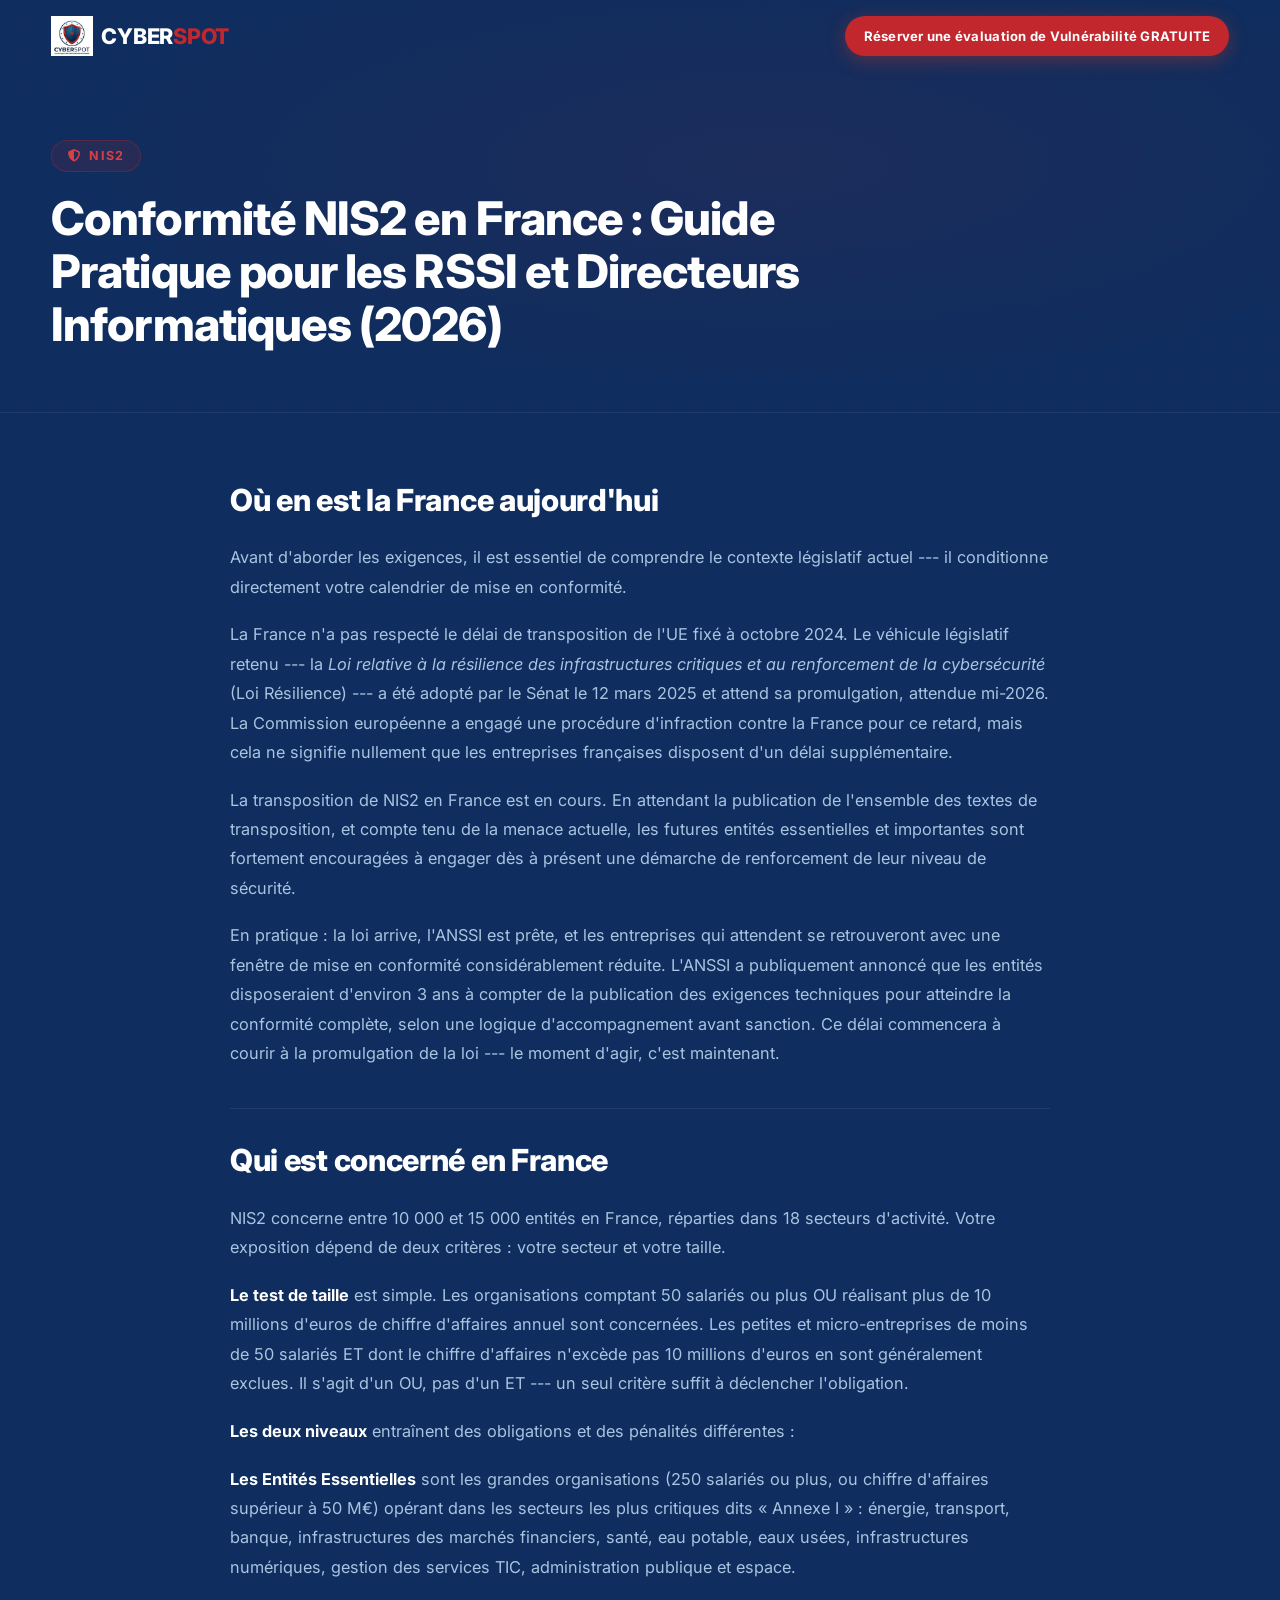
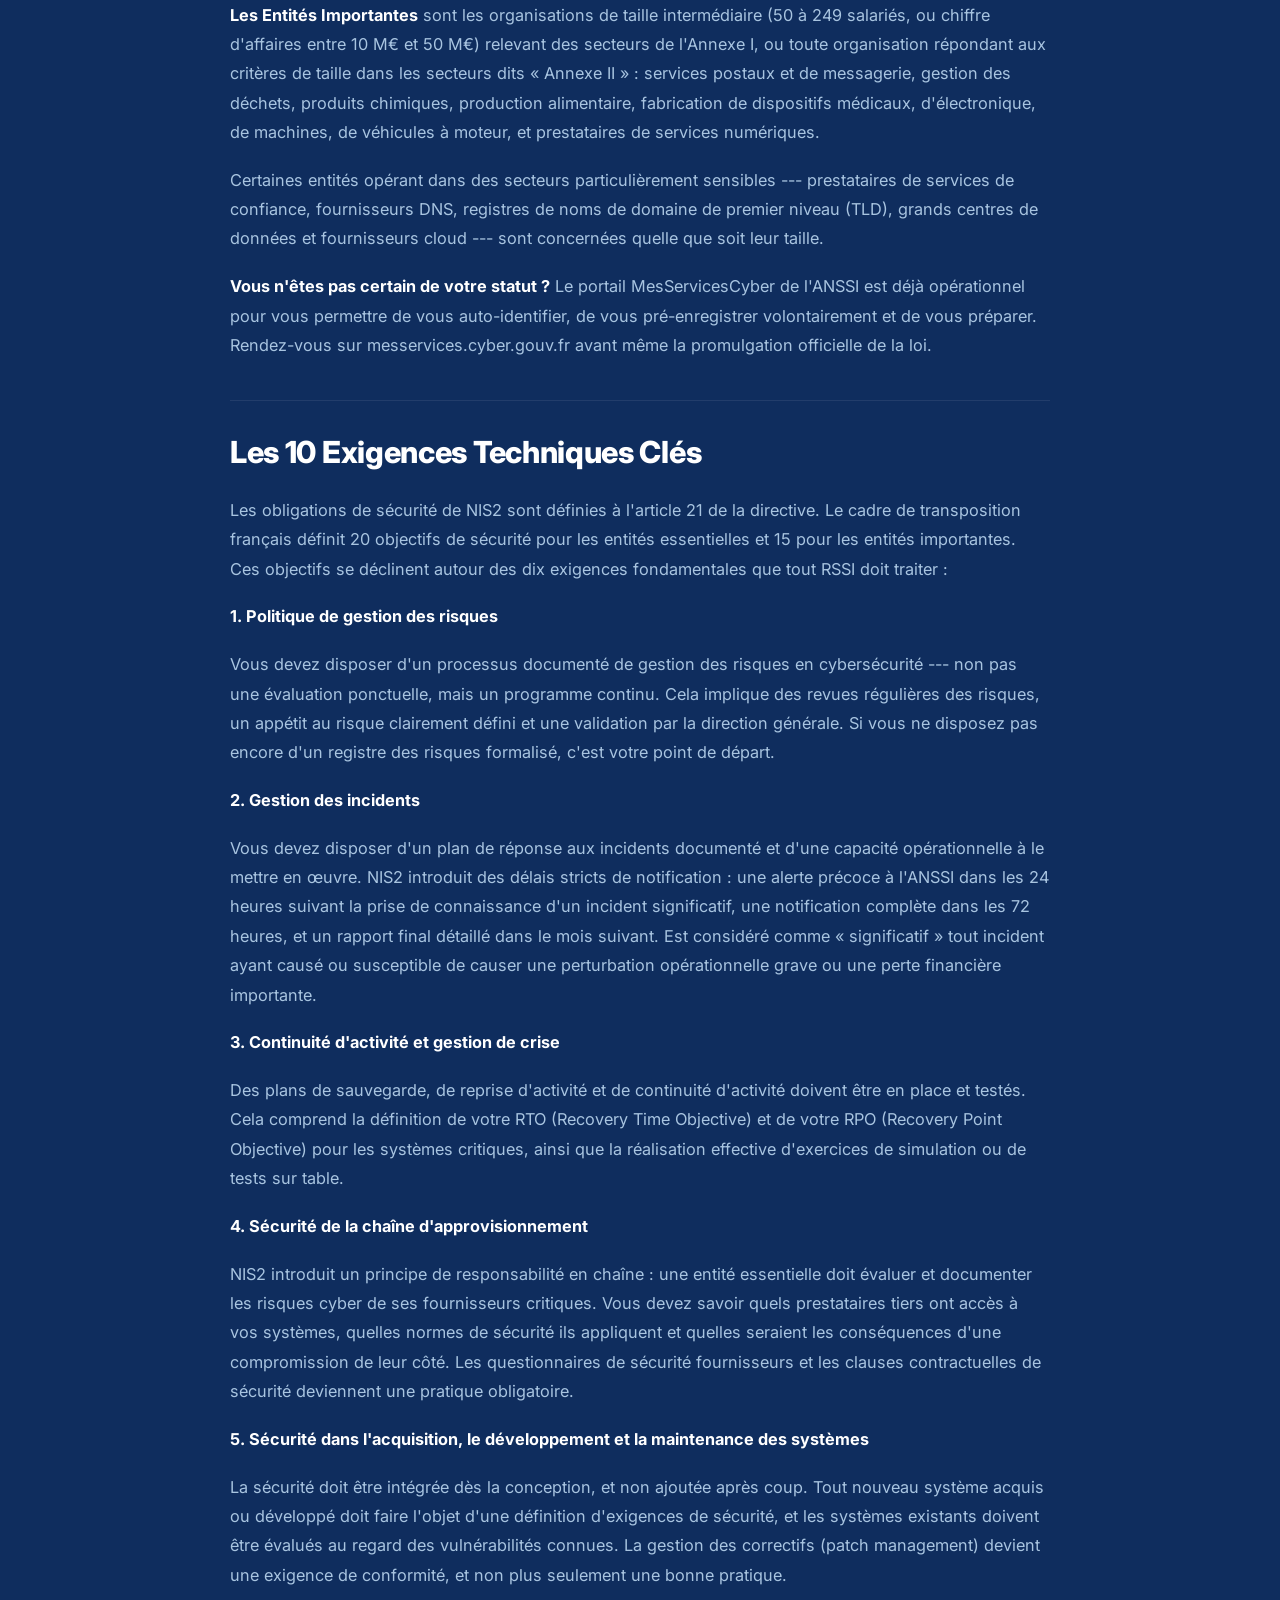
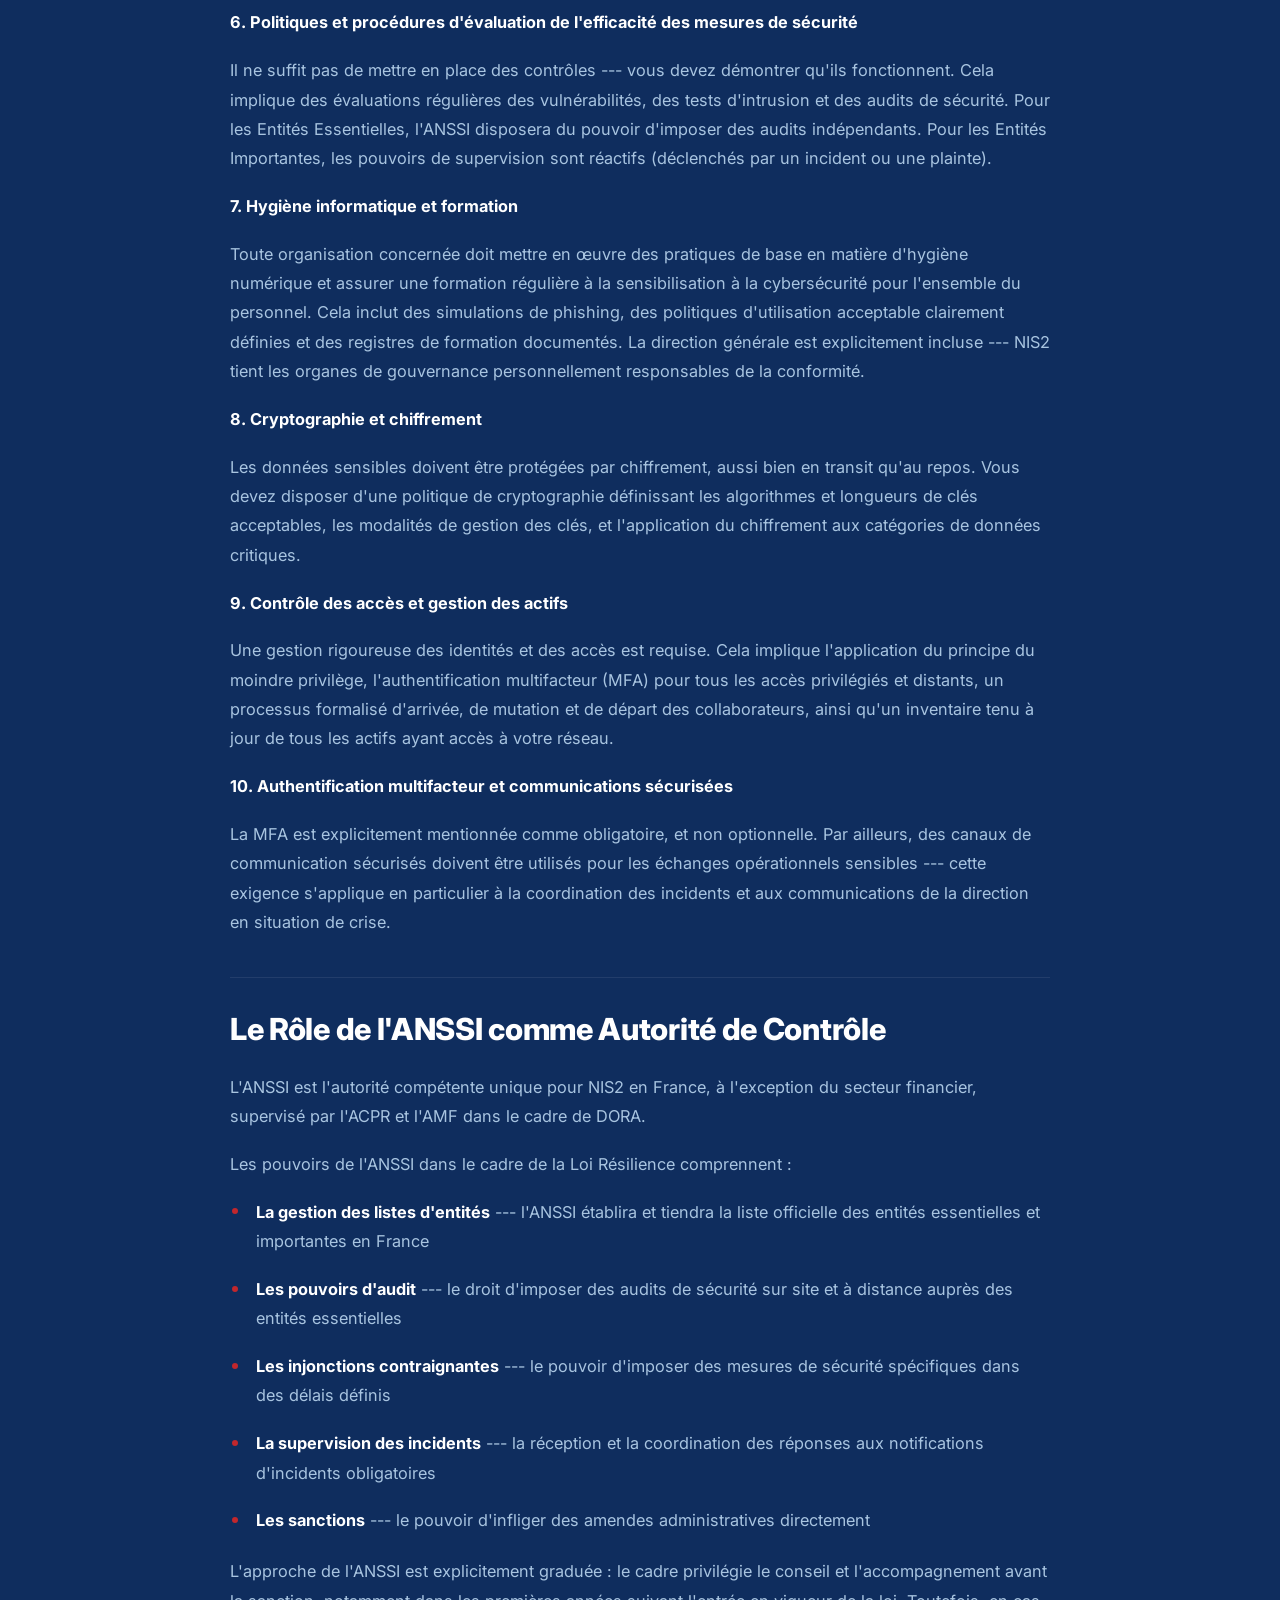
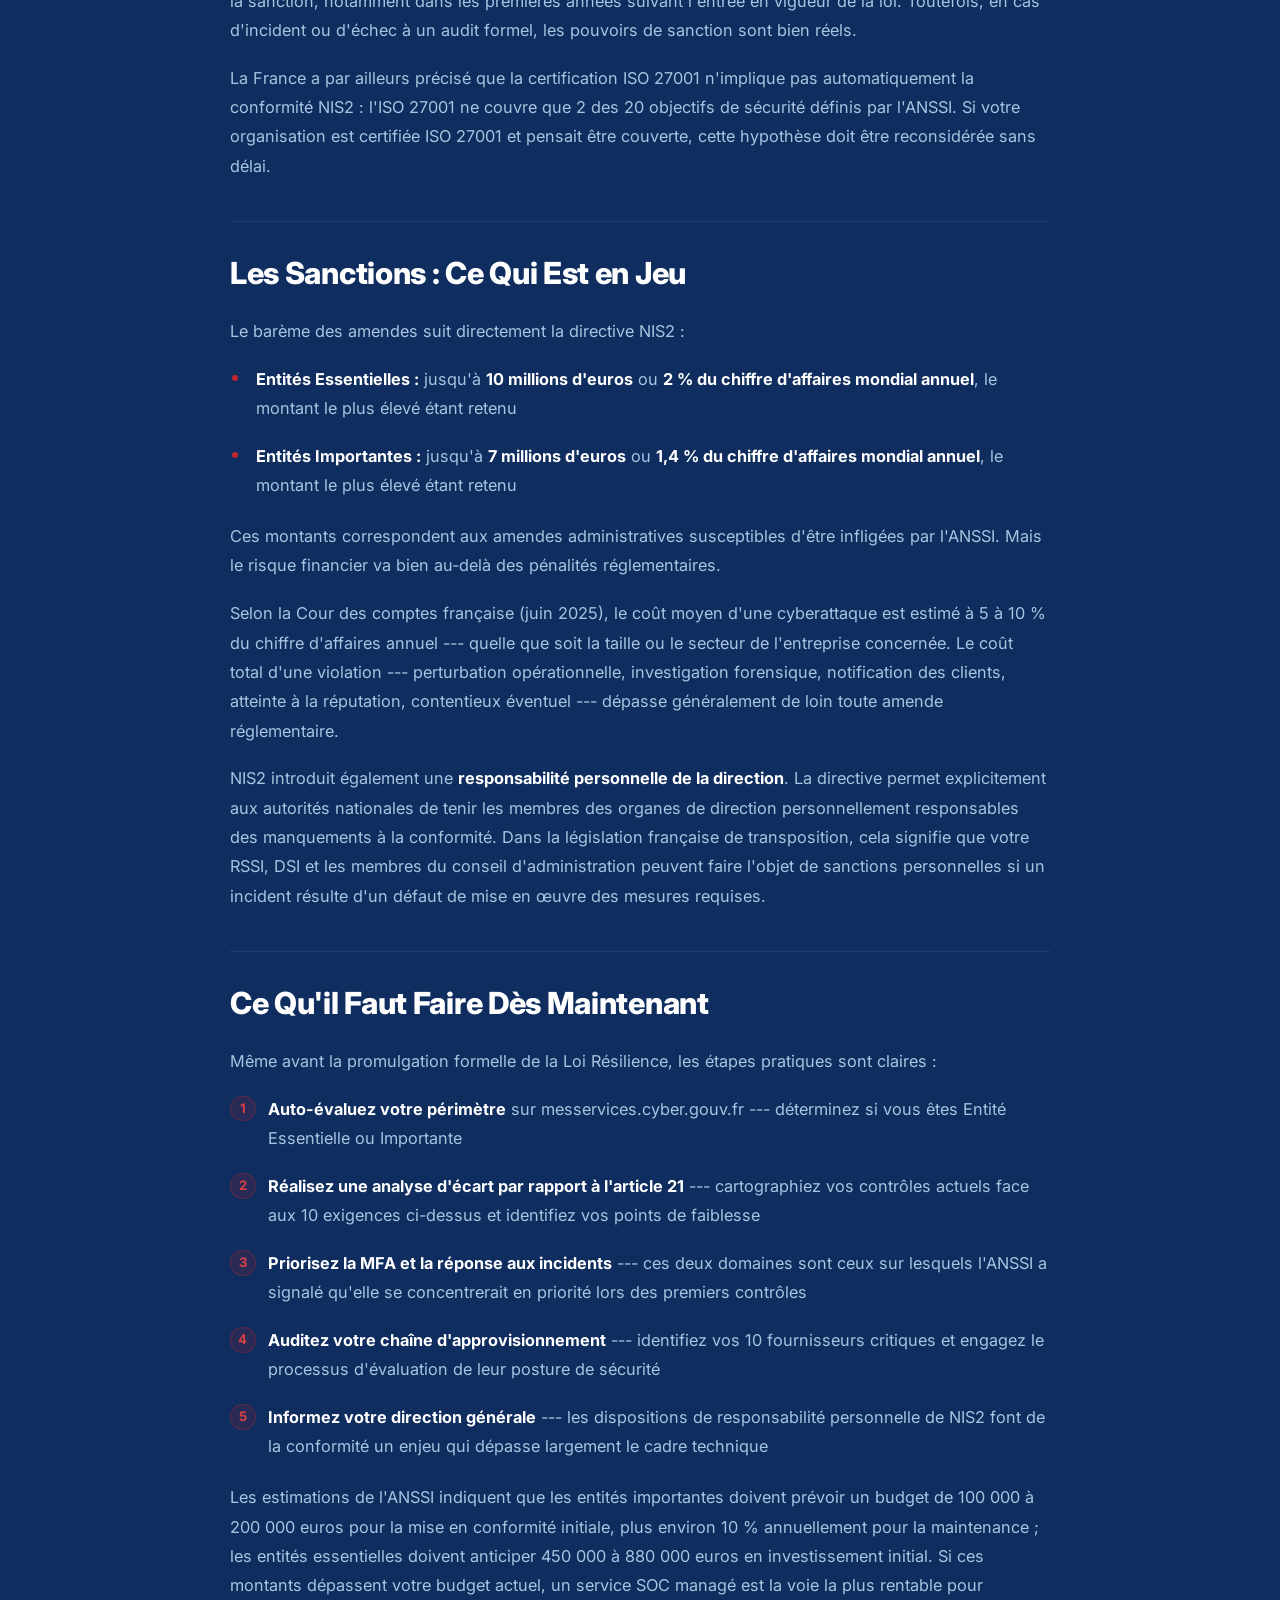
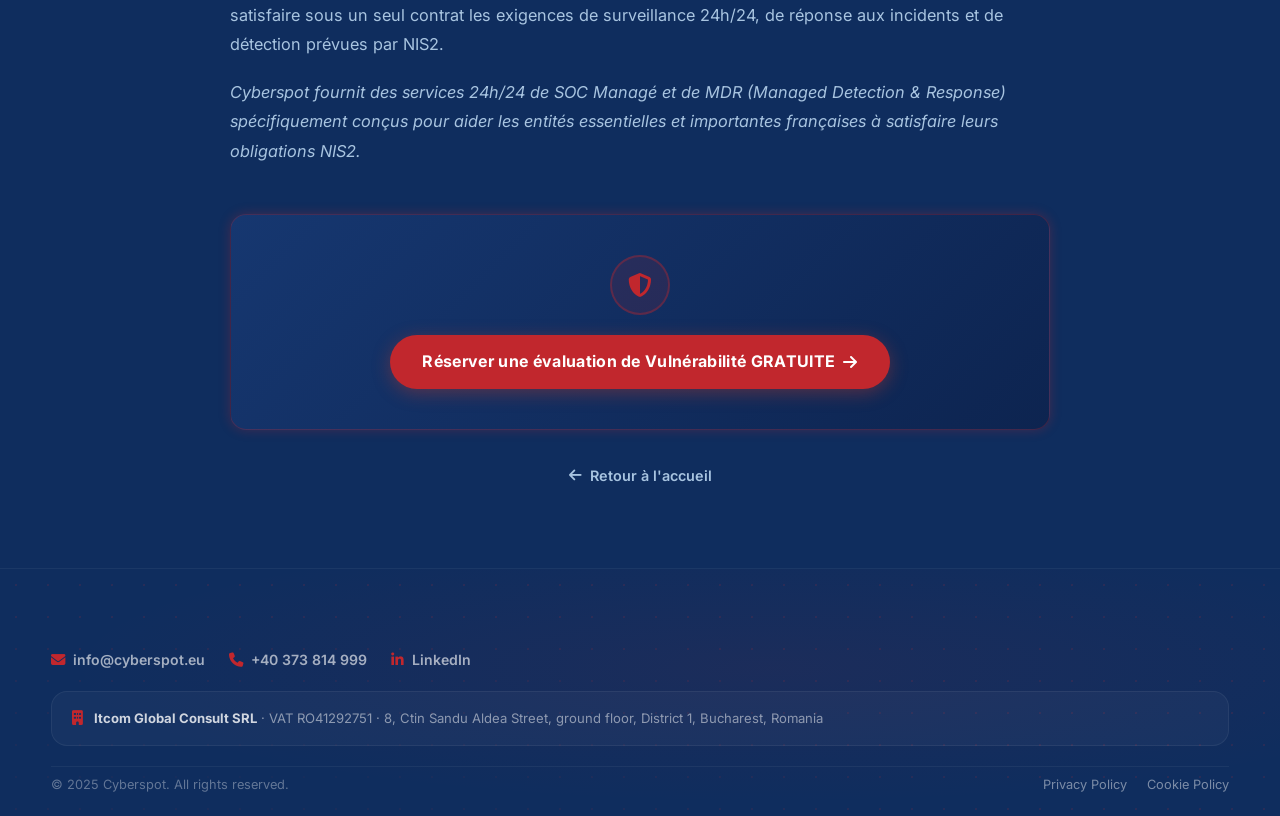
<file: nis2-status-france.html>
<!DOCTYPE html>
<html lang="fr">
<head>
  <meta charset="UTF-8" />
  <meta name="viewport" content="width=device-width, initial-scale=1.0" />
  <title>Conformité NIS2 en France (2026) | Cyberspot</title>
  <meta name="description" content="Guide pratique de conformité NIS2 pour les RSSI et directeurs informatiques en France. Exigences, sanctions et étapes concrètes." />
  <link rel="canonical" href="https://cyberspot.eu/nis2-status-france" />
  <meta property="og:title" content="Conformité NIS2 en France (2026) | Cyberspot" />
  <meta property="og:description" content="Guide pratique de conformité NIS2 pour les RSSI et directeurs informatiques en France. Exigences, sanctions et étapes concrètes." />
  <meta property="og:image" content="https://cyberspot.eu/assets/images/logo-red.png" />
  <meta property="og:url" content="https://cyberspot.eu/nis2-status-france" />
  <meta property="og:type" content="article" />
  <meta name="twitter:card" content="summary_large_image" />

  <link rel="icon" type="image/svg+xml" href="data:image/svg+xml,<svg xmlns='http://www.w3.org/2000/svg' viewBox='0 0 32 32'><rect width='32' height='32' fill='%230D0D1A' rx='6'/><path d='M16 4 L26 9 L26 16 C26 21.5 21.5 26.3 16 28 C10.5 26.3 6 21.5 6 16 L6 9 Z' fill='%23C0392B'/><circle cx='16' cy='16' r='3.5' fill='%230D0D1A'/></svg>" />

  <link rel="preconnect" href="https://fonts.googleapis.com" />
  <link rel="preconnect" href="https://fonts.gstatic.com" crossorigin />
  <link href="https://fonts.googleapis.com/css2?family=Inter:wght@300;400;600;700;800&display=swap" rel="stylesheet" />
  <link rel="stylesheet" href="https://cdnjs.cloudflare.com/ajax/libs/font-awesome/6.5.0/css/all.min.css" crossorigin="anonymous" />
  <link rel="stylesheet" href="assets/css/styles.css" />
</head>
<body>

<!-- NAVBAR -->
<header id="navbar" role="banner">
  <div class="container">
    <nav class="nav-inner" aria-label="Primary navigation">
      <a href="https://cyberspot.eu/" class="nav-logo" aria-label="Cyberspot home">
        <img src="assets/images/logo-red.png" alt="Cyberspot logo" height="44" />
        <span class="nav-logo-text">CYBER<span>SPOT</span></span>
      </a>
      <a href="https://cyberspot.eu/?lang=fr#contact" class="btn btn-primary nav-cta">Réserver une évaluation de Vulnérabilité GRATUITE</a>
    </nav>
  </div>
</header>

<main>
  <!-- HERO -->
  <section class="lp-hero grid-bg">
    <div class="container">
      <div class="lp-hero-badge"><i class="fa-solid fa-shield-halved" aria-hidden="true"></i> NIS2</div>
      <h1 class="lp-hero-title">Conformité NIS2 en France : Guide Pratique pour les RSSI et Directeurs Informatiques (2026)</h1>
    </div>
  </section>

  <!-- ARTICLE -->
  <section class="lp-article">
    <div class="container">
      <article class="lp-content">
        <h2>Où en est la France aujourd'hui</h2>
<p>Avant d'aborder les exigences, il est essentiel de comprendre le
contexte législatif actuel --- il conditionne directement votre
calendrier de mise en conformité.</p>
<p>La France n'a pas respecté le délai de transposition de l'UE fixé à
octobre 2024. Le véhicule législatif retenu --- la <em>Loi relative à la
résilience des infrastructures critiques et au renforcement de la
cybersécurité</em> (Loi Résilience) --- a été adopté par le Sénat le 12 mars
2025 et attend sa promulgation, attendue mi-2026. La Commission
européenne a engagé une procédure d'infraction contre la France pour ce
retard, mais cela ne signifie nullement que les entreprises françaises
disposent d'un délai supplémentaire.</p>
<p>La transposition de NIS2 en France est en cours. En attendant la
publication de l'ensemble des textes de transposition, et compte tenu
de la menace actuelle, les futures entités essentielles et importantes
sont fortement encouragées à engager dès à présent une démarche de
renforcement de leur niveau de sécurité.</p>
<p>En pratique : la loi arrive, l'ANSSI est prête, et les entreprises qui
attendent se retrouveront avec une fenêtre de mise en conformité
considérablement réduite. L'ANSSI a publiquement annoncé que les
entités disposeraient d'environ 3 ans à compter de la publication des
exigences techniques pour atteindre la conformité complète, selon une
logique d'accompagnement avant sanction. Ce délai commencera à courir à
la promulgation de la loi --- le moment d'agir, c'est maintenant.</p>
<h2>Qui est concerné en France</h2>
<p>NIS2 concerne entre 10 000 et 15 000 entités en France, réparties dans
18 secteurs d'activité. Votre exposition dépend de deux critères :
votre secteur et votre taille.</p>
<p><strong>Le test de taille</strong> est simple. Les organisations comptant 50 salariés
ou plus OU réalisant plus de 10 millions d'euros de chiffre d'affaires
annuel sont concernées. Les petites et micro-entreprises de moins de 50
salariés ET dont le chiffre d'affaires n'excède pas 10 millions
d'euros en sont généralement exclues. Il s'agit d'un OU, pas d'un ET
--- un seul critère suffit à déclencher l'obligation.</p>
<p><strong>Les deux niveaux</strong> entraînent des obligations et des pénalités
différentes :</p>
<p><strong>Les Entités Essentielles</strong> sont les grandes organisations (250
salariés ou plus, ou chiffre d'affaires supérieur à 50 M€) opérant dans
les secteurs les plus critiques dits « Annexe I » : énergie, transport,
banque, infrastructures des marchés financiers, santé, eau potable, eaux
usées, infrastructures numériques, gestion des services TIC,
administration publique et espace.</p>
<p><strong>Les Entités Importantes</strong> sont les organisations de taille
intermédiaire (50 à 249 salariés, ou chiffre d'affaires entre 10 M€ et
50 M€) relevant des secteurs de l'Annexe I, ou toute organisation
répondant aux critères de taille dans les secteurs dits « Annexe II » :
services postaux et de messagerie, gestion des déchets, produits
chimiques, production alimentaire, fabrication de dispositifs médicaux,
d'électronique, de machines, de véhicules à moteur, et prestataires de
services numériques.</p>
<p>Certaines entités opérant dans des secteurs particulièrement sensibles
--- prestataires de services de confiance, fournisseurs DNS, registres
de noms de domaine de premier niveau (TLD), grands centres de données et
fournisseurs cloud --- sont concernées quelle que soit leur taille.</p>
<p><strong>Vous n'êtes pas certain de votre statut ?</strong> Le portail
MesServicesCyber de l'ANSSI est déjà opérationnel pour vous permettre
de vous auto-identifier, de vous pré-enregistrer volontairement et de
vous préparer. Rendez-vous sur messervices.cyber.gouv.fr avant même la
promulgation officielle de la loi.</p>
<h2>Les 10 Exigences Techniques Clés</h2>
<p>Les obligations de sécurité de NIS2 sont définies à l'article 21 de la
directive. Le cadre de transposition français définit 20 objectifs de
sécurité pour les entités essentielles et 15 pour les entités
importantes. Ces objectifs se déclinent autour des dix exigences
fondamentales que tout RSSI doit traiter :</p>
<p><strong>1. Politique de gestion des risques</strong></p>
<p>Vous devez disposer d'un processus documenté de gestion des risques en
cybersécurité --- non pas une évaluation ponctuelle, mais un programme
continu. Cela implique des revues régulières des risques, un appétit au
risque clairement défini et une validation par la direction générale. Si
vous ne disposez pas encore d'un registre des risques formalisé, c'est
votre point de départ.</p>
<p><strong>2. Gestion des incidents</strong></p>
<p>Vous devez disposer d'un plan de réponse aux incidents documenté et
d'une capacité opérationnelle à le mettre en œuvre. NIS2 introduit des
délais stricts de notification : une alerte précoce à l'ANSSI dans les
24 heures suivant la prise de connaissance d'un incident significatif,
une notification complète dans les 72 heures, et un rapport final
détaillé dans le mois suivant. Est considéré comme « significatif » tout
incident ayant causé ou susceptible de causer une perturbation
opérationnelle grave ou une perte financière importante.</p>
<p><strong>3. Continuité d'activité et gestion de crise</strong></p>
<p>Des plans de sauvegarde, de reprise d'activité et de continuité
d'activité doivent être en place et testés. Cela comprend la définition
de votre RTO (Recovery Time Objective) et de votre RPO (Recovery Point
Objective) pour les systèmes critiques, ainsi que la réalisation
effective d'exercices de simulation ou de tests sur table.</p>
<p><strong>4. Sécurité de la chaîne d'approvisionnement</strong></p>
<p>NIS2 introduit un principe de responsabilité en chaîne : une entité
essentielle doit évaluer et documenter les risques cyber de ses
fournisseurs critiques. Vous devez savoir quels prestataires tiers ont
accès à vos systèmes, quelles normes de sécurité ils appliquent et
quelles seraient les conséquences d'une compromission de leur côté. Les
questionnaires de sécurité fournisseurs et les clauses contractuelles de
sécurité deviennent une pratique obligatoire.</p>
<p><strong>5. Sécurité dans l'acquisition, le développement et la maintenance
des systèmes</strong></p>
<p>La sécurité doit être intégrée dès la conception, et non ajoutée après
coup. Tout nouveau système acquis ou développé doit faire l'objet
d'une définition d'exigences de sécurité, et les systèmes existants
doivent être évalués au regard des vulnérabilités connues. La gestion
des correctifs (patch management) devient une exigence de conformité, et
non plus seulement une bonne pratique.</p>
<p><strong>6. Politiques et procédures d'évaluation de l'efficacité des mesures
de sécurité</strong></p>
<p>Il ne suffit pas de mettre en place des contrôles --- vous devez
démontrer qu'ils fonctionnent. Cela implique des évaluations régulières
des vulnérabilités, des tests d'intrusion et des audits de sécurité.
Pour les Entités Essentielles, l'ANSSI disposera du pouvoir d'imposer
des audits indépendants. Pour les Entités Importantes, les pouvoirs de
supervision sont réactifs (déclenchés par un incident ou une plainte).</p>
<p><strong>7. Hygiène informatique et formation</strong></p>
<p>Toute organisation concernée doit mettre en œuvre des pratiques de base
en matière d'hygiène numérique et assurer une formation régulière à la
sensibilisation à la cybersécurité pour l'ensemble du personnel. Cela
inclut des simulations de phishing, des politiques d'utilisation
acceptable clairement définies et des registres de formation documentés.
La direction générale est explicitement incluse --- NIS2 tient les
organes de gouvernance personnellement responsables de la conformité.</p>
<p><strong>8. Cryptographie et chiffrement</strong></p>
<p>Les données sensibles doivent être protégées par chiffrement, aussi bien
en transit qu'au repos. Vous devez disposer d'une politique de
cryptographie définissant les algorithmes et longueurs de clés
acceptables, les modalités de gestion des clés, et l'application du
chiffrement aux catégories de données critiques.</p>
<p><strong>9. Contrôle des accès et gestion des actifs</strong></p>
<p>Une gestion rigoureuse des identités et des accès est requise. Cela
implique l'application du principe du moindre privilège,
l'authentification multifacteur (MFA) pour tous les accès privilégiés
et distants, un processus formalisé d'arrivée, de mutation et de départ
des collaborateurs, ainsi qu'un inventaire tenu à jour de tous les
actifs ayant accès à votre réseau.</p>
<p><strong>10. Authentification multifacteur et communications sécurisées</strong></p>
<p>La MFA est explicitement mentionnée comme obligatoire, et non
optionnelle. Par ailleurs, des canaux de communication sécurisés doivent
être utilisés pour les échanges opérationnels sensibles --- cette
exigence s'applique en particulier à la coordination des incidents et
aux communications de la direction en situation de crise.</p>
<h2>Le Rôle de l'ANSSI comme Autorité de Contrôle</h2>
<p>L'ANSSI est l'autorité compétente unique pour NIS2 en France, à
l'exception du secteur financier, supervisé par l'ACPR et l'AMF dans
le cadre de DORA.</p>
<p>Les pouvoirs de l'ANSSI dans le cadre de la Loi Résilience comprennent
:</p>
<ul>
<li>
<p><strong>La gestion des listes d'entités</strong> --- l'ANSSI établira et
    tiendra la liste officielle des entités essentielles et importantes
    en France</p>
</li>
<li>
<p><strong>Les pouvoirs d'audit</strong> --- le droit d'imposer des audits de
    sécurité sur site et à distance auprès des entités essentielles</p>
</li>
<li>
<p><strong>Les injonctions contraignantes</strong> --- le pouvoir d'imposer des
    mesures de sécurité spécifiques dans des délais définis</p>
</li>
<li>
<p><strong>La supervision des incidents</strong> --- la réception et la coordination
    des réponses aux notifications d'incidents obligatoires</p>
</li>
<li>
<p><strong>Les sanctions</strong> --- le pouvoir d'infliger des amendes
    administratives directement</p>
</li>
</ul>
<p>L'approche de l'ANSSI est explicitement graduée : le cadre privilégie
le conseil et l'accompagnement avant la sanction, notamment dans les
premières années suivant l'entrée en vigueur de la loi. Toutefois, en
cas d'incident ou d'échec à un audit formel, les pouvoirs de sanction
sont bien réels.</p>
<p>La France a par ailleurs précisé que la certification ISO 27001
n'implique pas automatiquement la conformité NIS2 : l'ISO 27001 ne
couvre que 2 des 20 objectifs de sécurité définis par l'ANSSI. Si votre
organisation est certifiée ISO 27001 et pensait être couverte, cette
hypothèse doit être reconsidérée sans délai.</p>
<h2>Les Sanctions : Ce Qui Est en Jeu</h2>
<p>Le barème des amendes suit directement la directive NIS2 :</p>
<ul>
<li>
<p><strong>Entités Essentielles :</strong> jusqu'à <strong>10 millions d'euros</strong> ou <strong>2
    % du chiffre d'affaires mondial annuel</strong>, le montant le plus élevé
    étant retenu</p>
</li>
<li>
<p><strong>Entités Importantes :</strong> jusqu'à <strong>7 millions d'euros</strong> ou <strong>1,4
    % du chiffre d'affaires mondial annuel</strong>, le montant le plus élevé
    étant retenu</p>
</li>
</ul>
<p>Ces montants correspondent aux amendes administratives susceptibles
d'être infligées par l'ANSSI. Mais le risque financier va bien au-delà
des pénalités réglementaires.</p>
<p>Selon la Cour des comptes française (juin 2025), le coût moyen d'une
cyberattaque est estimé à 5 à 10 % du chiffre d'affaires annuel ---
quelle que soit la taille ou le secteur de l'entreprise concernée. Le
coût total d'une violation --- perturbation opérationnelle,
investigation forensique, notification des clients, atteinte à la
réputation, contentieux éventuel --- dépasse généralement de loin toute
amende réglementaire.</p>
<p>NIS2 introduit également une <strong>responsabilité personnelle de la
direction</strong>. La directive permet explicitement aux autorités nationales
de tenir les membres des organes de direction personnellement
responsables des manquements à la conformité. Dans la législation
française de transposition, cela signifie que votre RSSI, DSI et les
membres du conseil d'administration peuvent faire l'objet de sanctions
personnelles si un incident résulte d'un défaut de mise en œuvre des
mesures requises.</p>
<h2>Ce Qu'il Faut Faire Dès Maintenant</h2>
<p>Même avant la promulgation formelle de la Loi Résilience, les étapes
pratiques sont claires :</p>
<ol>
<li>
<p><strong>Auto-évaluez votre périmètre</strong> sur messervices.cyber.gouv.fr ---
déterminez si vous êtes Entité Essentielle ou Importante</p>
</li>
<li>
<p><strong>Réalisez une analyse d'écart par rapport à l'article 21</strong> ---
cartographiez vos contrôles actuels face aux 10 exigences ci-dessus et
identifiez vos points de faiblesse</p>
</li>
<li>
<p><strong>Priorisez la MFA et la réponse aux incidents</strong> --- ces deux
domaines sont ceux sur lesquels l'ANSSI a signalé qu'elle se
concentrerait en priorité lors des premiers contrôles</p>
</li>
<li>
<p><strong>Auditez votre chaîne d'approvisionnement</strong> --- identifiez vos 10
fournisseurs critiques et engagez le processus d'évaluation de leur
posture de sécurité</p>
</li>
<li>
<p><strong>Informez votre direction générale</strong> --- les dispositions de
responsabilité personnelle de NIS2 font de la conformité un enjeu qui
dépasse largement le cadre technique</p>
</li>
</ol>
<p>Les estimations de l'ANSSI indiquent que les entités importantes
doivent prévoir un budget de 100 000 à 200 000 euros pour la mise en
conformité initiale, plus environ 10 % annuellement pour la maintenance
; les entités essentielles doivent anticiper 450 000 à 880 000 euros en
investissement initial. Si ces montants dépassent votre budget actuel,
un service SOC managé est la voie la plus rentable pour satisfaire sous
un seul contrat les exigences de surveillance 24h/24, de réponse aux
incidents et de détection prévues par NIS2.</p>
<p><em>Cyberspot fournit des services 24h/24 de SOC Managé et de MDR (Managed
Detection &amp; Response) spécifiquement conçus pour aider les entités
essentielles et importantes françaises à satisfaire leurs obligations
NIS2.</em></p>
      </article>

      <!-- CTA BLOCK -->
      <div class="lp-cta-block">
        <div class="lp-cta-inner">
          <div class="lp-cta-icon"><i class="fa-solid fa-shield-halved" aria-hidden="true"></i></div>
          <a href="https://cyberspot.eu/?lang=fr#contact" class="btn btn-primary lp-cta-btn">Réserver une évaluation de Vulnérabilité GRATUITE <i class="fa-solid fa-arrow-right" aria-hidden="true"></i></a>
        </div>
      </div>

      <div class="lp-back">
        <a href="https://cyberspot.eu/"><i class="fa-solid fa-arrow-left" aria-hidden="true"></i> Retour à l&#x27;accueil</a>
      </div>
    </div>
  </section>
</main>

<!-- FOOTER -->
<footer class="grid-bg" role="contentinfo">
  <div class="container">
        <div class="footer-bottom" style="border-top:none;flex-direction:column;gap:1.25rem;align-items:stretch;">
      <div class="footer-simple-contact">
        <a href="mailto:info@cyberspot.eu"><i class="fa-solid fa-envelope" aria-hidden="true"></i> info@cyberspot.eu</a>
        <a href="tel:+40373814999"><i class="fa-solid fa-phone" aria-hidden="true"></i> +40 373 814 999</a>
        <a href="https://www.linkedin.com/company/cyberspot-eu/" target="_blank" rel="noopener noreferrer" aria-label="Cyberspot on LinkedIn"><i class="fa-brands fa-linkedin-in" aria-hidden="true"></i> LinkedIn</a>
      </div>
      <div class="footer-legal" style="margin-top:0;">
        <i class="fa-solid fa-building" aria-hidden="true"></i>
        <span><strong>Itcom Global Consult SRL</strong> · VAT RO41292751 · 8, Ctin Sandu Aldea Street, ground floor, District 1, Bucharest, Romania</span>
      </div>
      <div style="display:flex;justify-content:space-between;flex-wrap:wrap;gap:0.75rem;font-size:0.8rem;color:rgba(255,255,255,0.35);padding-top:0.5rem;border-top:1px solid rgba(255,255,255,0.05);">
        <span>© 2025 Cyberspot. All rights reserved.</span>
        <span style="display:flex;gap:1.25rem;">
          <a href="privacy-policy.html" style="color:rgba(255,255,255,0.45);">Privacy Policy</a>
          <a href="cookie-policy.html" style="color:rgba(255,255,255,0.45);">Cookie Policy</a>
        </span>
      </div>
    </div>
  </div>
</footer>

</body>
</html>
</file>
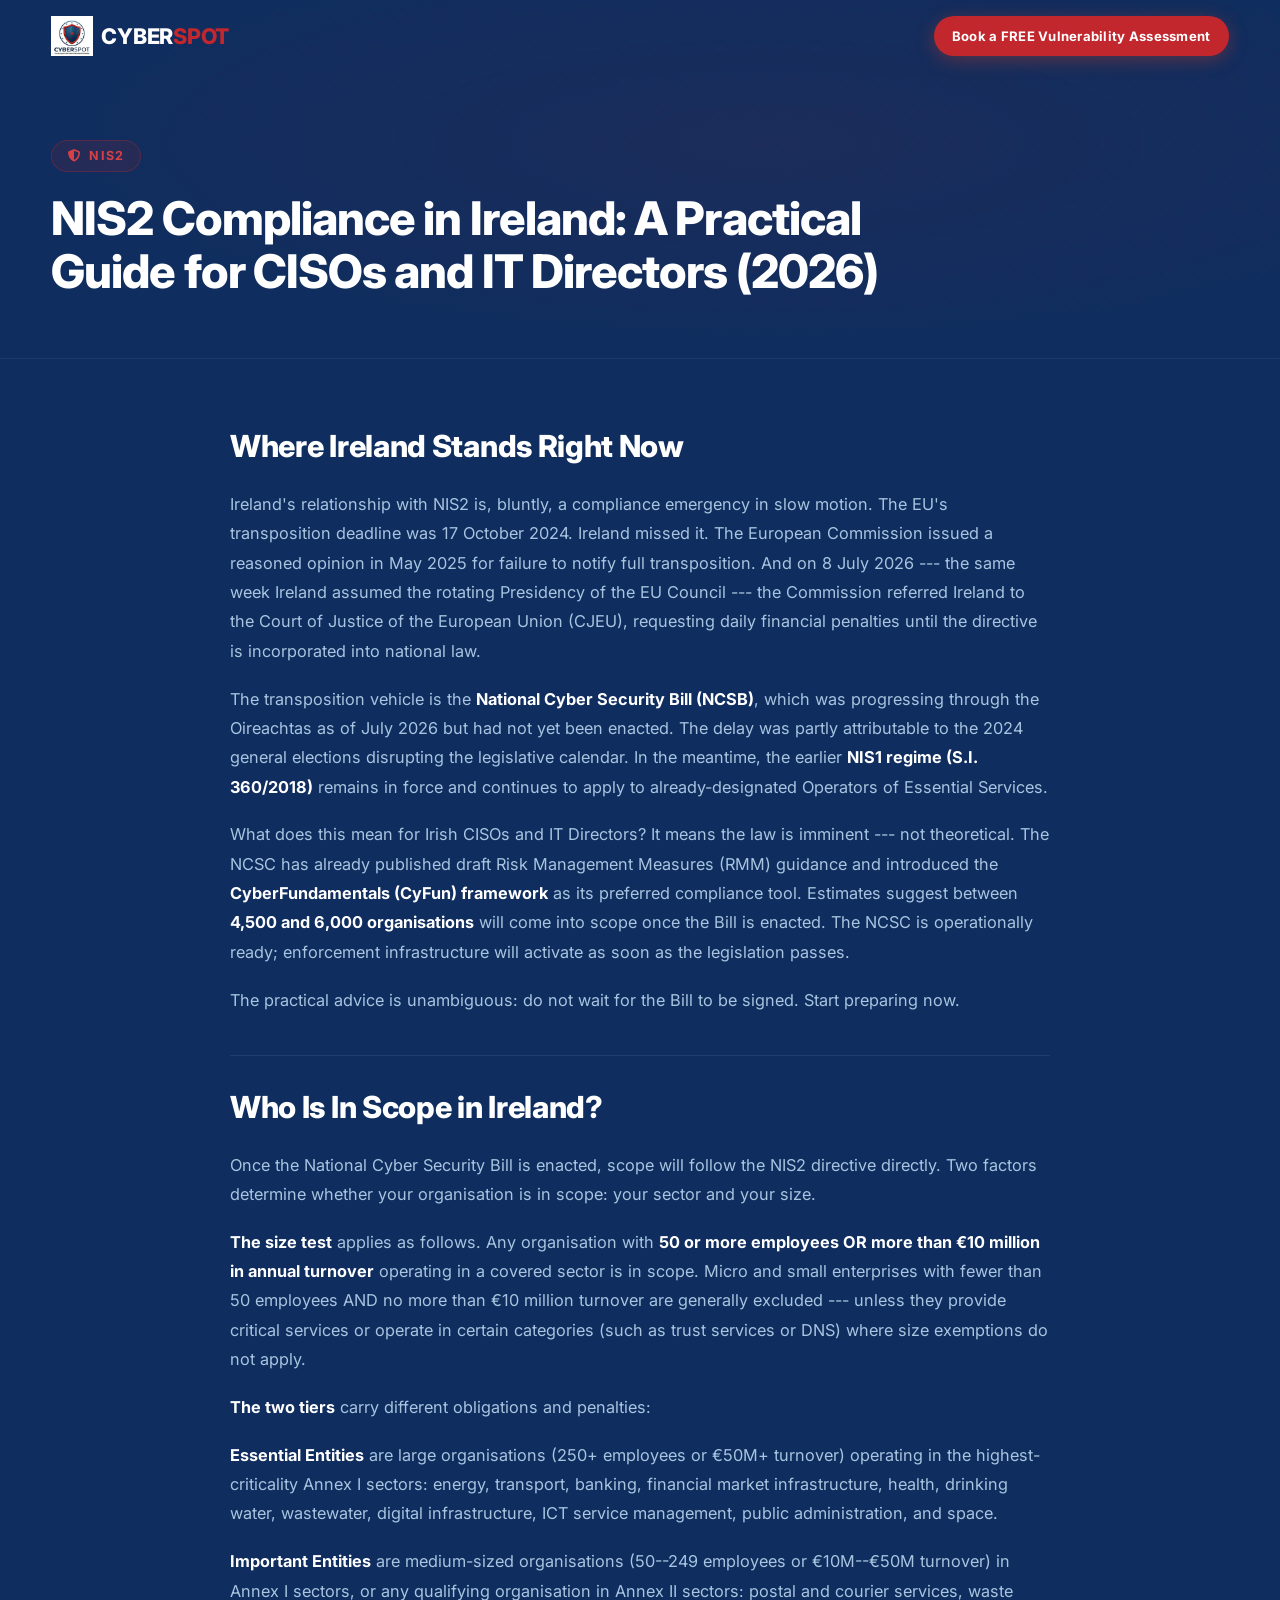
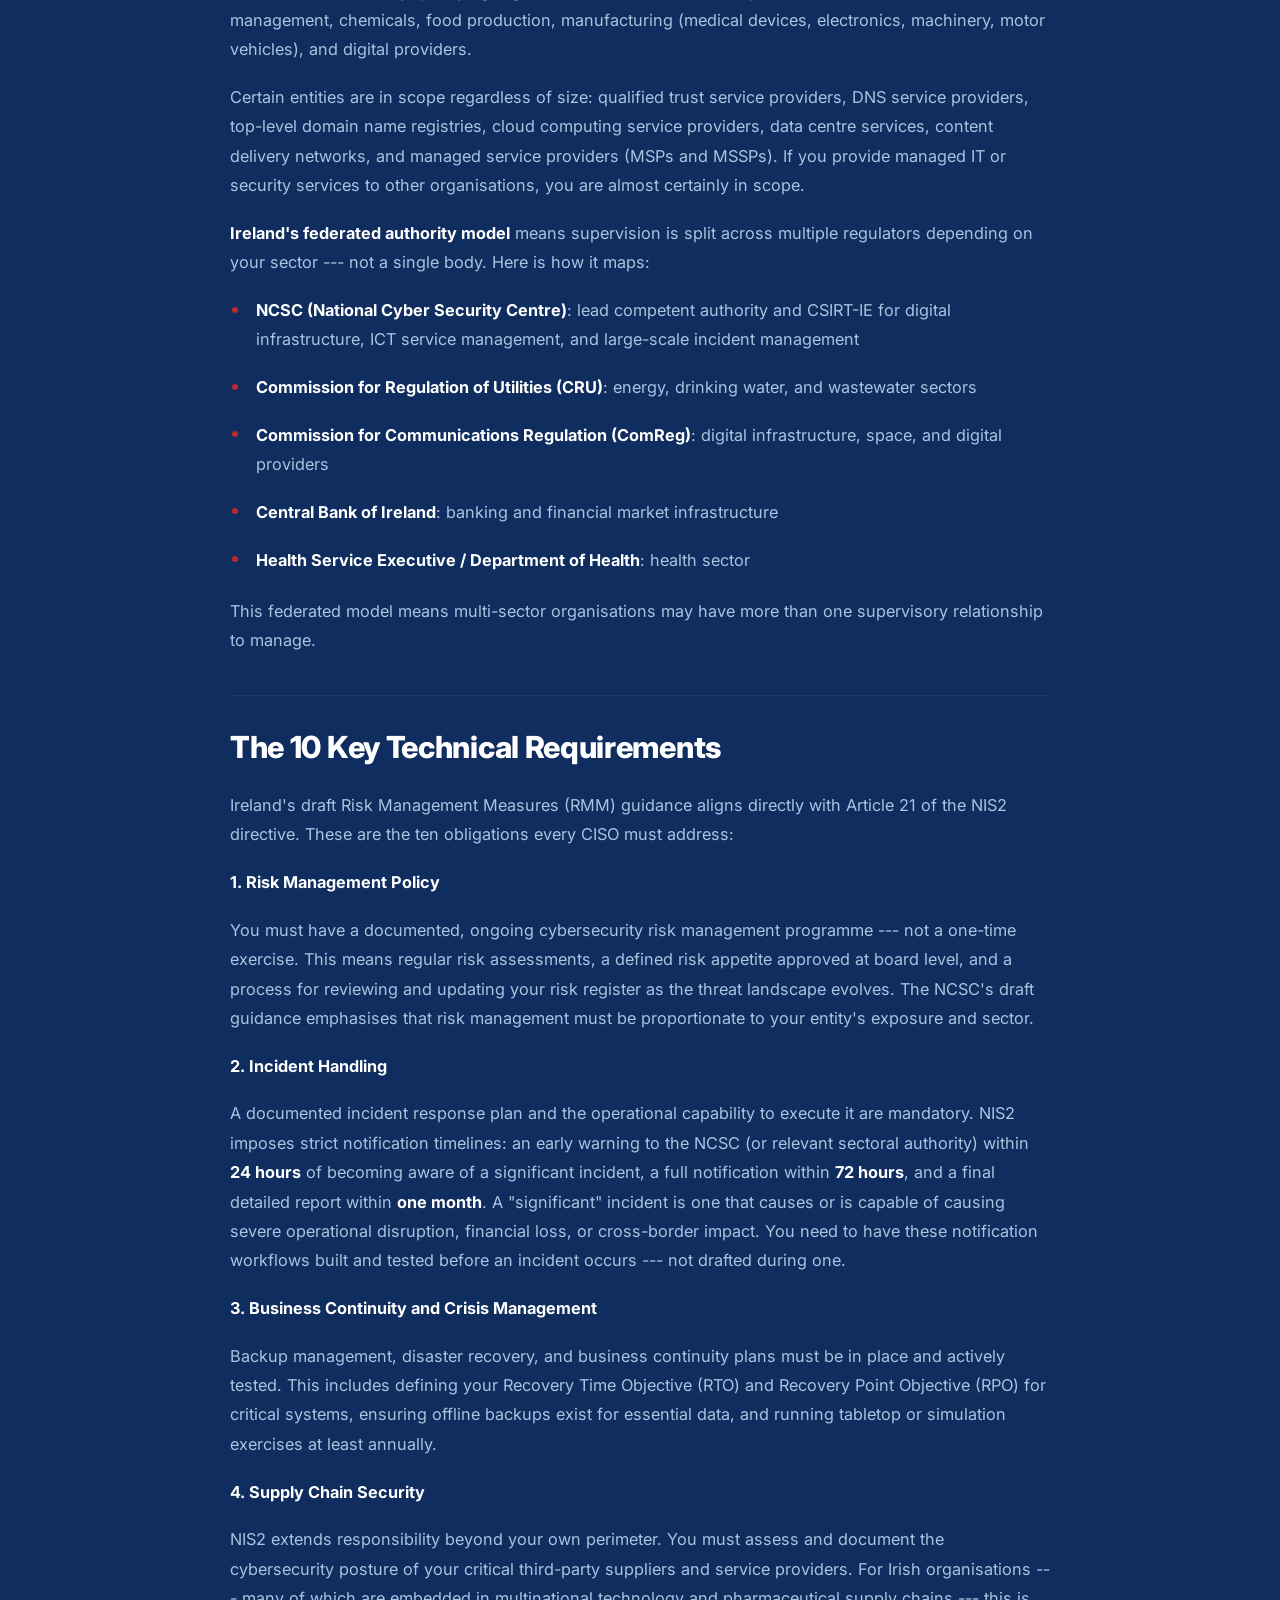
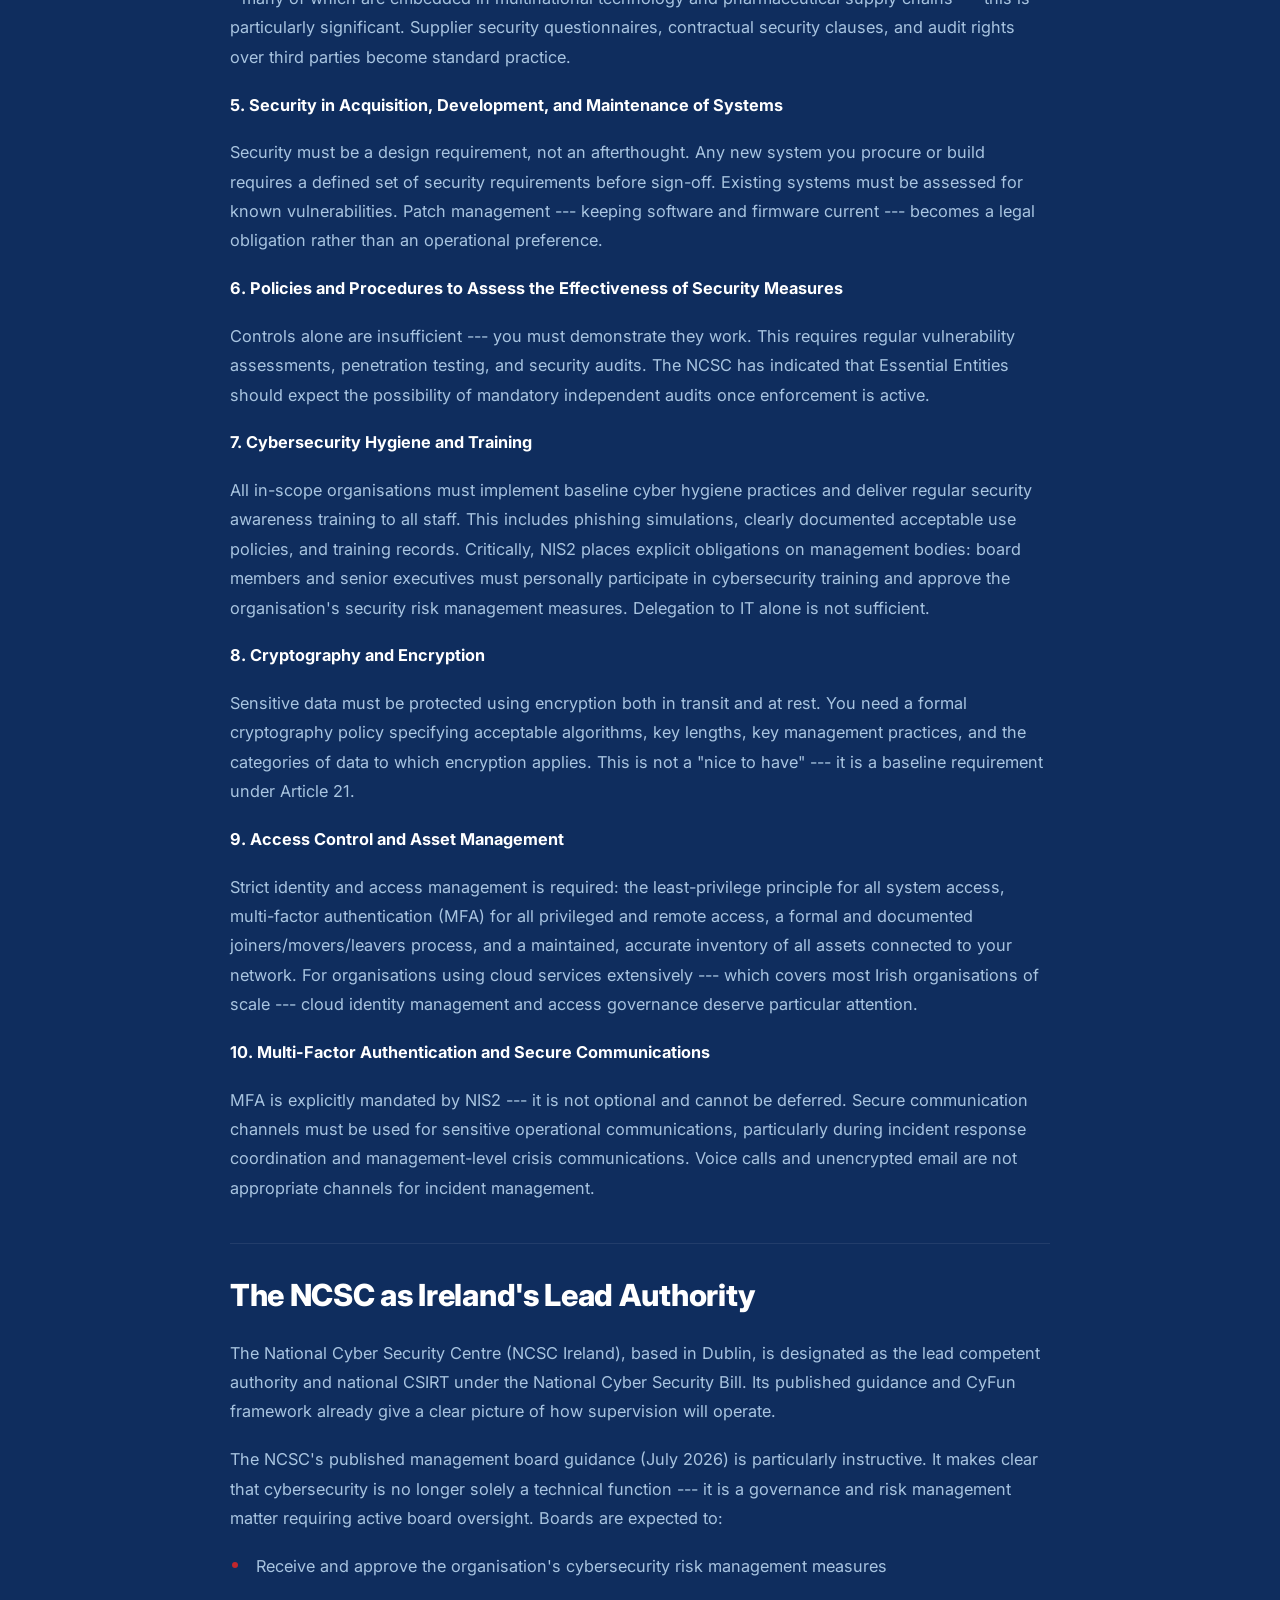
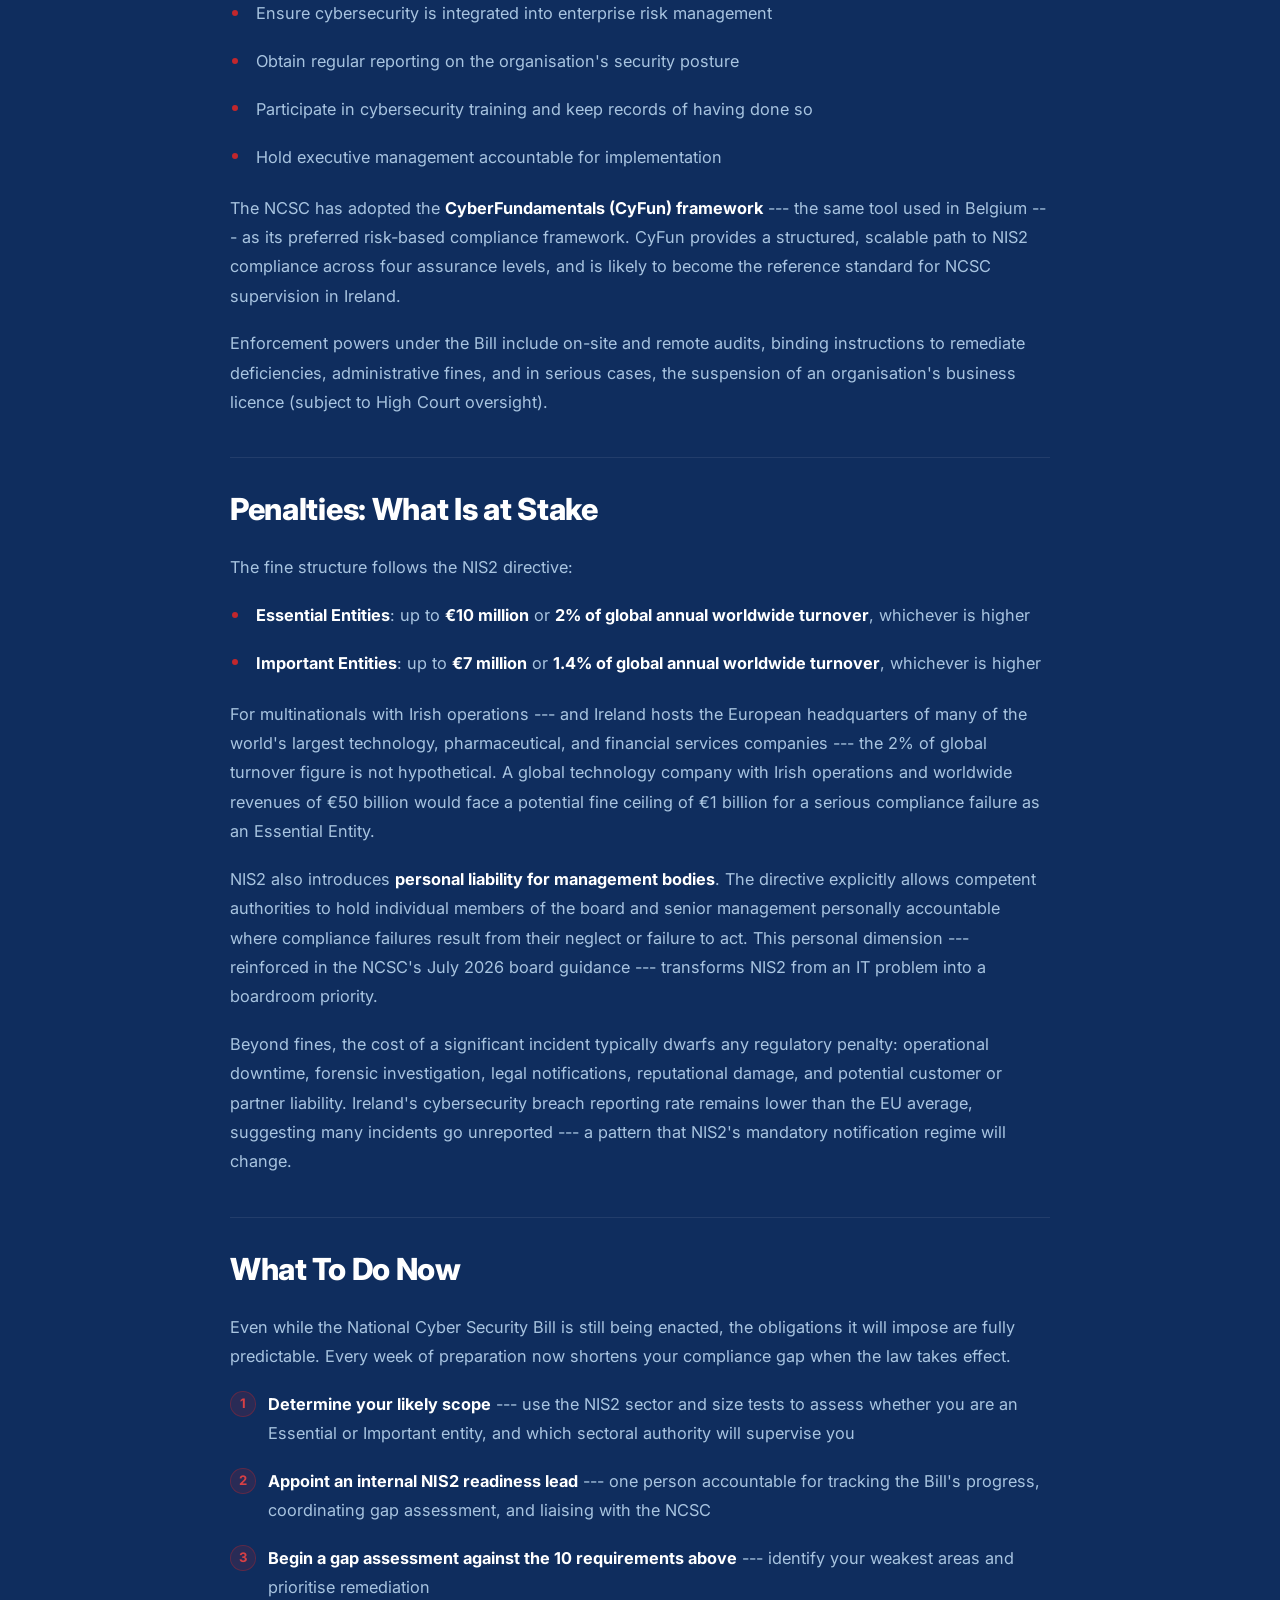
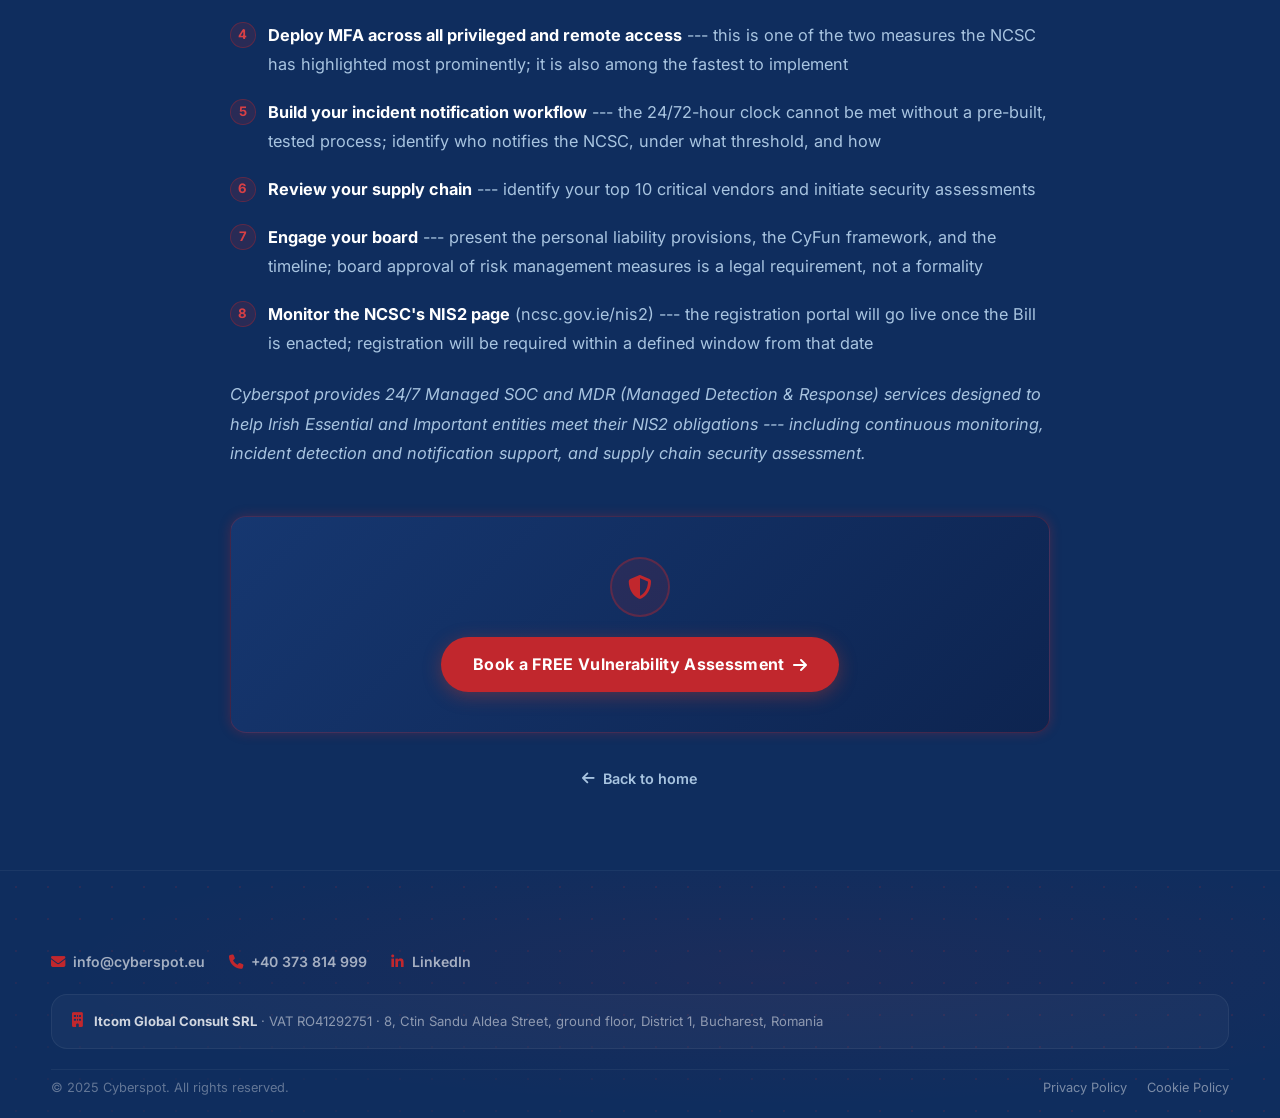
<file: nis2-status-ireland.html>
<!DOCTYPE html>
<html lang="en">
<head>
  <meta charset="UTF-8" />
  <meta name="viewport" content="width=device-width, initial-scale=1.0" />
  <title>NIS2 Compliance in Ireland (2026) | Cyberspot</title>
  <meta name="description" content="A practical NIS2 compliance guide for CISOs and IT Directors in Ireland. Requirements, penalties, authorities and concrete next steps." />
  <link rel="canonical" href="https://cyberspot.eu/nis2-status-ireland" />
  <meta property="og:title" content="NIS2 Compliance in Ireland (2026) | Cyberspot" />
  <meta property="og:description" content="A practical NIS2 compliance guide for CISOs and IT Directors in Ireland. Requirements, penalties, authorities and concrete next steps." />
  <meta property="og:image" content="https://cyberspot.eu/assets/images/logo-red.png" />
  <meta property="og:url" content="https://cyberspot.eu/nis2-status-ireland" />
  <meta property="og:type" content="article" />
  <meta name="twitter:card" content="summary_large_image" />

  <link rel="icon" type="image/svg+xml" href="data:image/svg+xml,<svg xmlns='http://www.w3.org/2000/svg' viewBox='0 0 32 32'><rect width='32' height='32' fill='%230D0D1A' rx='6'/><path d='M16 4 L26 9 L26 16 C26 21.5 21.5 26.3 16 28 C10.5 26.3 6 21.5 6 16 L6 9 Z' fill='%23C0392B'/><circle cx='16' cy='16' r='3.5' fill='%230D0D1A'/></svg>" />

  <link rel="preconnect" href="https://fonts.googleapis.com" />
  <link rel="preconnect" href="https://fonts.gstatic.com" crossorigin />
  <link href="https://fonts.googleapis.com/css2?family=Inter:wght@300;400;600;700;800&display=swap" rel="stylesheet" />
  <link rel="stylesheet" href="https://cdnjs.cloudflare.com/ajax/libs/font-awesome/6.5.0/css/all.min.css" crossorigin="anonymous" />
  <link rel="stylesheet" href="assets/css/styles.css" />
</head>
<body>

<!-- NAVBAR -->
<header id="navbar" role="banner">
  <div class="container">
    <nav class="nav-inner" aria-label="Primary navigation">
      <a href="https://cyberspot.eu/" class="nav-logo" aria-label="Cyberspot home">
        <img src="assets/images/logo-red.png" alt="Cyberspot logo" height="44" />
        <span class="nav-logo-text">CYBER<span>SPOT</span></span>
      </a>
      <a href="https://cyberspot.eu/?lang=en#contact" class="btn btn-primary nav-cta">Book a FREE Vulnerability Assessment</a>
    </nav>
  </div>
</header>

<main>
  <!-- HERO -->
  <section class="lp-hero grid-bg">
    <div class="container">
      <div class="lp-hero-badge"><i class="fa-solid fa-shield-halved" aria-hidden="true"></i> NIS2</div>
      <h1 class="lp-hero-title">NIS2 Compliance in Ireland: A Practical Guide for CISOs and IT Directors (2026)</h1>
    </div>
  </section>

  <!-- ARTICLE -->
  <section class="lp-article">
    <div class="container">
      <article class="lp-content">
        <h2>Where Ireland Stands Right Now</h2>
<p>Ireland's relationship with NIS2 is, bluntly, a compliance emergency in
slow motion. The EU's transposition deadline was 17 October 2024.
Ireland missed it. The European Commission issued a reasoned opinion in
May 2025 for failure to notify full transposition. And on 8 July 2026
--- the same week Ireland assumed the rotating Presidency of the EU
Council --- the Commission referred Ireland to the Court of Justice of
the European Union (CJEU), requesting daily financial penalties until
the directive is incorporated into national law.</p>
<p>The transposition vehicle is the <strong>National Cyber Security Bill
(NCSB)</strong>, which was progressing through the Oireachtas as of July 2026
but had not yet been enacted. The delay was partly attributable to the
2024 general elections disrupting the legislative calendar. In the
meantime, the earlier <strong>NIS1 regime (S.I. 360/2018)</strong> remains in force
and continues to apply to already-designated Operators of Essential
Services.</p>
<p>What does this mean for Irish CISOs and IT Directors? It means the law
is imminent --- not theoretical. The NCSC has already published draft
Risk Management Measures (RMM) guidance and introduced the
<strong>CyberFundamentals (CyFun) framework</strong> as its preferred compliance
tool. Estimates suggest between <strong>4,500 and 6,000 organisations</strong> will
come into scope once the Bill is enacted. The NCSC is operationally
ready; enforcement infrastructure will activate as soon as the
legislation passes.</p>
<p>The practical advice is unambiguous: do not wait for the Bill to be
signed. Start preparing now.</p>
<h2>Who Is In Scope in Ireland?</h2>
<p>Once the National Cyber Security Bill is enacted, scope will follow the
NIS2 directive directly. Two factors determine whether your organisation
is in scope: your sector and your size.</p>
<p><strong>The size test</strong> applies as follows. Any organisation with <strong>50 or more
employees OR more than €10 million in annual turnover</strong> operating in a
covered sector is in scope. Micro and small enterprises with fewer than
50 employees AND no more than €10 million turnover are generally
excluded --- unless they provide critical services or operate in certain
categories (such as trust services or DNS) where size exemptions do not
apply.</p>
<p><strong>The two tiers</strong> carry different obligations and penalties:</p>
<p><strong>Essential Entities</strong> are large organisations (250+ employees or €50M+
turnover) operating in the highest-criticality Annex I sectors: energy,
transport, banking, financial market infrastructure, health, drinking
water, wastewater, digital infrastructure, ICT service management,
public administration, and space.</p>
<p><strong>Important Entities</strong> are medium-sized organisations (50--249 employees
or €10M--€50M turnover) in Annex I sectors, or any qualifying
organisation in Annex II sectors: postal and courier services, waste
management, chemicals, food production, manufacturing (medical devices,
electronics, machinery, motor vehicles), and digital providers.</p>
<p>Certain entities are in scope regardless of size: qualified trust
service providers, DNS service providers, top-level domain name
registries, cloud computing service providers, data centre services,
content delivery networks, and managed service providers (MSPs and
MSSPs). If you provide managed IT or security services to other
organisations, you are almost certainly in scope.</p>
<p><strong>Ireland's federated authority model</strong> means supervision is split
across multiple regulators depending on your sector --- not a single
body. Here is how it maps:</p>
<ul>
<li>
<p><strong>NCSC (National Cyber Security Centre)</strong>: lead competent authority
    and CSIRT-IE for digital infrastructure, ICT service management, and
    large-scale incident management</p>
</li>
<li>
<p><strong>Commission for Regulation of Utilities (CRU)</strong>: energy, drinking
    water, and wastewater sectors</p>
</li>
<li>
<p><strong>Commission for Communications Regulation (ComReg)</strong>: digital
    infrastructure, space, and digital providers</p>
</li>
<li>
<p><strong>Central Bank of Ireland</strong>: banking and financial market
    infrastructure</p>
</li>
<li>
<p><strong>Health Service Executive / Department of Health</strong>: health sector</p>
</li>
</ul>
<p>This federated model means multi-sector organisations may have more than
one supervisory relationship to manage.</p>
<h2>The 10 Key Technical Requirements</h2>
<p>Ireland's draft Risk Management Measures (RMM) guidance aligns directly
with Article 21 of the NIS2 directive. These are the ten obligations
every CISO must address:</p>
<p><strong>1. Risk Management Policy</strong></p>
<p>You must have a documented, ongoing cybersecurity risk management
programme --- not a one-time exercise. This means regular risk
assessments, a defined risk appetite approved at board level, and a
process for reviewing and updating your risk register as the threat
landscape evolves. The NCSC's draft guidance emphasises that risk
management must be proportionate to your entity's exposure and sector.</p>
<p><strong>2. Incident Handling</strong></p>
<p>A documented incident response plan and the operational capability to
execute it are mandatory. NIS2 imposes strict notification timelines: an
early warning to the NCSC (or relevant sectoral authority) within <strong>24
hours</strong> of becoming aware of a significant incident, a full notification
within <strong>72 hours</strong>, and a final detailed report within <strong>one month</strong>. A
"significant" incident is one that causes or is capable of causing
severe operational disruption, financial loss, or cross-border impact.
You need to have these notification workflows built and tested before an
incident occurs --- not drafted during one.</p>
<p><strong>3. Business Continuity and Crisis Management</strong></p>
<p>Backup management, disaster recovery, and business continuity plans must
be in place and actively tested. This includes defining your Recovery
Time Objective (RTO) and Recovery Point Objective (RPO) for critical
systems, ensuring offline backups exist for essential data, and running
tabletop or simulation exercises at least annually.</p>
<p><strong>4. Supply Chain Security</strong></p>
<p>NIS2 extends responsibility beyond your own perimeter. You must assess
and document the cybersecurity posture of your critical third-party
suppliers and service providers. For Irish organisations --- many of
which are embedded in multinational technology and pharmaceutical supply
chains --- this is particularly significant. Supplier security
questionnaires, contractual security clauses, and audit rights over
third parties become standard practice.</p>
<p><strong>5. Security in Acquisition, Development, and Maintenance of Systems</strong></p>
<p>Security must be a design requirement, not an afterthought. Any new
system you procure or build requires a defined set of security
requirements before sign-off. Existing systems must be assessed for
known vulnerabilities. Patch management --- keeping software and
firmware current --- becomes a legal obligation rather than an
operational preference.</p>
<p><strong>6. Policies and Procedures to Assess the Effectiveness of Security
Measures</strong></p>
<p>Controls alone are insufficient --- you must demonstrate they work. This
requires regular vulnerability assessments, penetration testing, and
security audits. The NCSC has indicated that Essential Entities should
expect the possibility of mandatory independent audits once enforcement
is active.</p>
<p><strong>7. Cybersecurity Hygiene and Training</strong></p>
<p>All in-scope organisations must implement baseline cyber hygiene
practices and deliver regular security awareness training to all staff.
This includes phishing simulations, clearly documented acceptable use
policies, and training records. Critically, NIS2 places explicit
obligations on management bodies: board members and senior executives
must personally participate in cybersecurity training and approve the
organisation's security risk management measures. Delegation to IT
alone is not sufficient.</p>
<p><strong>8. Cryptography and Encryption</strong></p>
<p>Sensitive data must be protected using encryption both in transit and at
rest. You need a formal cryptography policy specifying acceptable
algorithms, key lengths, key management practices, and the categories of
data to which encryption applies. This is not a "nice to have" --- it
is a baseline requirement under Article 21.</p>
<p><strong>9. Access Control and Asset Management</strong></p>
<p>Strict identity and access management is required: the least-privilege
principle for all system access, multi-factor authentication (MFA) for
all privileged and remote access, a formal and documented
joiners/movers/leavers process, and a maintained, accurate inventory of
all assets connected to your network. For organisations using cloud
services extensively --- which covers most Irish organisations of scale
--- cloud identity management and access governance deserve particular
attention.</p>
<p><strong>10. Multi-Factor Authentication and Secure Communications</strong></p>
<p>MFA is explicitly mandated by NIS2 --- it is not optional and cannot be
deferred. Secure communication channels must be used for sensitive
operational communications, particularly during incident response
coordination and management-level crisis communications. Voice calls and
unencrypted email are not appropriate channels for incident management.</p>
<h2>The NCSC as Ireland's Lead Authority</h2>
<p>The National Cyber Security Centre (NCSC Ireland), based in Dublin, is
designated as the lead competent authority and national CSIRT under the
National Cyber Security Bill. Its published guidance and CyFun framework
already give a clear picture of how supervision will operate.</p>
<p>The NCSC's published management board guidance (July 2026) is
particularly instructive. It makes clear that cybersecurity is no longer
solely a technical function --- it is a governance and risk management
matter requiring active board oversight. Boards are expected to:</p>
<ul>
<li>
<p>Receive and approve the organisation's cybersecurity risk
    management measures</p>
</li>
<li>
<p>Ensure cybersecurity is integrated into enterprise risk management</p>
</li>
<li>
<p>Obtain regular reporting on the organisation's security posture</p>
</li>
<li>
<p>Participate in cybersecurity training and keep records of having
    done so</p>
</li>
<li>
<p>Hold executive management accountable for implementation</p>
</li>
</ul>
<p>The NCSC has adopted the <strong>CyberFundamentals (CyFun) framework</strong> --- the
same tool used in Belgium --- as its preferred risk-based compliance
framework. CyFun provides a structured, scalable path to NIS2 compliance
across four assurance levels, and is likely to become the reference
standard for NCSC supervision in Ireland.</p>
<p>Enforcement powers under the Bill include on-site and remote audits,
binding instructions to remediate deficiencies, administrative fines,
and in serious cases, the suspension of an organisation's business
licence (subject to High Court oversight).</p>
<h2>Penalties: What Is at Stake</h2>
<p>The fine structure follows the NIS2 directive:</p>
<ul>
<li>
<p><strong>Essential Entities</strong>: up to <strong>€10 million</strong> or <strong>2% of global
    annual worldwide turnover</strong>, whichever is higher</p>
</li>
<li>
<p><strong>Important Entities</strong>: up to <strong>€7 million</strong> or <strong>1.4% of global
    annual worldwide turnover</strong>, whichever is higher</p>
</li>
</ul>
<p>For multinationals with Irish operations --- and Ireland hosts the
European headquarters of many of the world's largest technology,
pharmaceutical, and financial services companies --- the 2% of global
turnover figure is not hypothetical. A global technology company with
Irish operations and worldwide revenues of €50 billion would face a
potential fine ceiling of €1 billion for a serious compliance failure as
an Essential Entity.</p>
<p>NIS2 also introduces <strong>personal liability for management bodies</strong>. The
directive explicitly allows competent authorities to hold individual
members of the board and senior management personally accountable where
compliance failures result from their neglect or failure to act. This
personal dimension --- reinforced in the NCSC's July 2026 board
guidance --- transforms NIS2 from an IT problem into a boardroom
priority.</p>
<p>Beyond fines, the cost of a significant incident typically dwarfs any
regulatory penalty: operational downtime, forensic investigation, legal
notifications, reputational damage, and potential customer or partner
liability. Ireland's cybersecurity breach reporting rate remains lower
than the EU average, suggesting many incidents go unreported --- a
pattern that NIS2's mandatory notification regime will change.</p>
<h2>What To Do Now</h2>
<p>Even while the National Cyber Security Bill is still being enacted, the
obligations it will impose are fully predictable. Every week of
preparation now shortens your compliance gap when the law takes effect.</p>
<ol>
<li>
<p><strong>Determine your likely scope</strong> --- use the NIS2 sector and size
tests to assess whether you are an Essential or Important entity, and
which sectoral authority will supervise you</p>
</li>
<li>
<p><strong>Appoint an internal NIS2 readiness lead</strong> --- one person
accountable for tracking the Bill's progress, coordinating gap
assessment, and liaising with the NCSC</p>
</li>
<li>
<p><strong>Begin a gap assessment against the 10 requirements above</strong> ---
identify your weakest areas and prioritise remediation</p>
</li>
<li>
<p><strong>Deploy MFA across all privileged and remote access</strong> --- this is
one of the two measures the NCSC has highlighted most prominently; it is
also among the fastest to implement</p>
</li>
<li>
<p><strong>Build your incident notification workflow</strong> --- the 24/72-hour
clock cannot be met without a pre-built, tested process; identify who
notifies the NCSC, under what threshold, and how</p>
</li>
<li>
<p><strong>Review your supply chain</strong> --- identify your top 10 critical
vendors and initiate security assessments</p>
</li>
<li>
<p><strong>Engage your board</strong> --- present the personal liability provisions,
the CyFun framework, and the timeline; board approval of risk management
measures is a legal requirement, not a formality</p>
</li>
<li>
<p><strong>Monitor the NCSC's NIS2 page</strong> (ncsc.gov.ie/nis2) --- the
registration portal will go live once the Bill is enacted; registration
will be required within a defined window from that date</p>
</li>
</ol>
<p><em>Cyberspot provides 24/7 Managed SOC and MDR (Managed Detection &amp;
Response) services designed to help Irish Essential and Important
entities meet their NIS2 obligations --- including continuous
monitoring, incident detection and notification support, and supply
chain security assessment.</em></p>
      </article>

      <!-- CTA BLOCK -->
      <div class="lp-cta-block">
        <div class="lp-cta-inner">
          <div class="lp-cta-icon"><i class="fa-solid fa-shield-halved" aria-hidden="true"></i></div>
          <a href="https://cyberspot.eu/?lang=en#contact" class="btn btn-primary lp-cta-btn">Book a FREE Vulnerability Assessment <i class="fa-solid fa-arrow-right" aria-hidden="true"></i></a>
        </div>
      </div>

      <div class="lp-back">
        <a href="https://cyberspot.eu/"><i class="fa-solid fa-arrow-left" aria-hidden="true"></i> Back to home</a>
      </div>
    </div>
  </section>
</main>

<!-- FOOTER -->
<footer class="grid-bg" role="contentinfo">
  <div class="container">
        <div class="footer-bottom" style="border-top:none;flex-direction:column;gap:1.25rem;align-items:stretch;">
      <div class="footer-simple-contact">
        <a href="mailto:info@cyberspot.eu"><i class="fa-solid fa-envelope" aria-hidden="true"></i> info@cyberspot.eu</a>
        <a href="tel:+40373814999"><i class="fa-solid fa-phone" aria-hidden="true"></i> +40 373 814 999</a>
        <a href="https://www.linkedin.com/company/cyberspot-eu/" target="_blank" rel="noopener noreferrer" aria-label="Cyberspot on LinkedIn"><i class="fa-brands fa-linkedin-in" aria-hidden="true"></i> LinkedIn</a>
      </div>
      <div class="footer-legal" style="margin-top:0;">
        <i class="fa-solid fa-building" aria-hidden="true"></i>
        <span><strong>Itcom Global Consult SRL</strong> · VAT RO41292751 · 8, Ctin Sandu Aldea Street, ground floor, District 1, Bucharest, Romania</span>
      </div>
      <div style="display:flex;justify-content:space-between;flex-wrap:wrap;gap:0.75rem;font-size:0.8rem;color:rgba(255,255,255,0.35);padding-top:0.5rem;border-top:1px solid rgba(255,255,255,0.05);">
        <span>© 2025 Cyberspot. All rights reserved.</span>
        <span style="display:flex;gap:1.25rem;">
          <a href="privacy-policy.html" style="color:rgba(255,255,255,0.45);">Privacy Policy</a>
          <a href="cookie-policy.html" style="color:rgba(255,255,255,0.45);">Cookie Policy</a>
        </span>
      </div>
    </div>
  </div>
</footer>

</body>
</html>
</file>
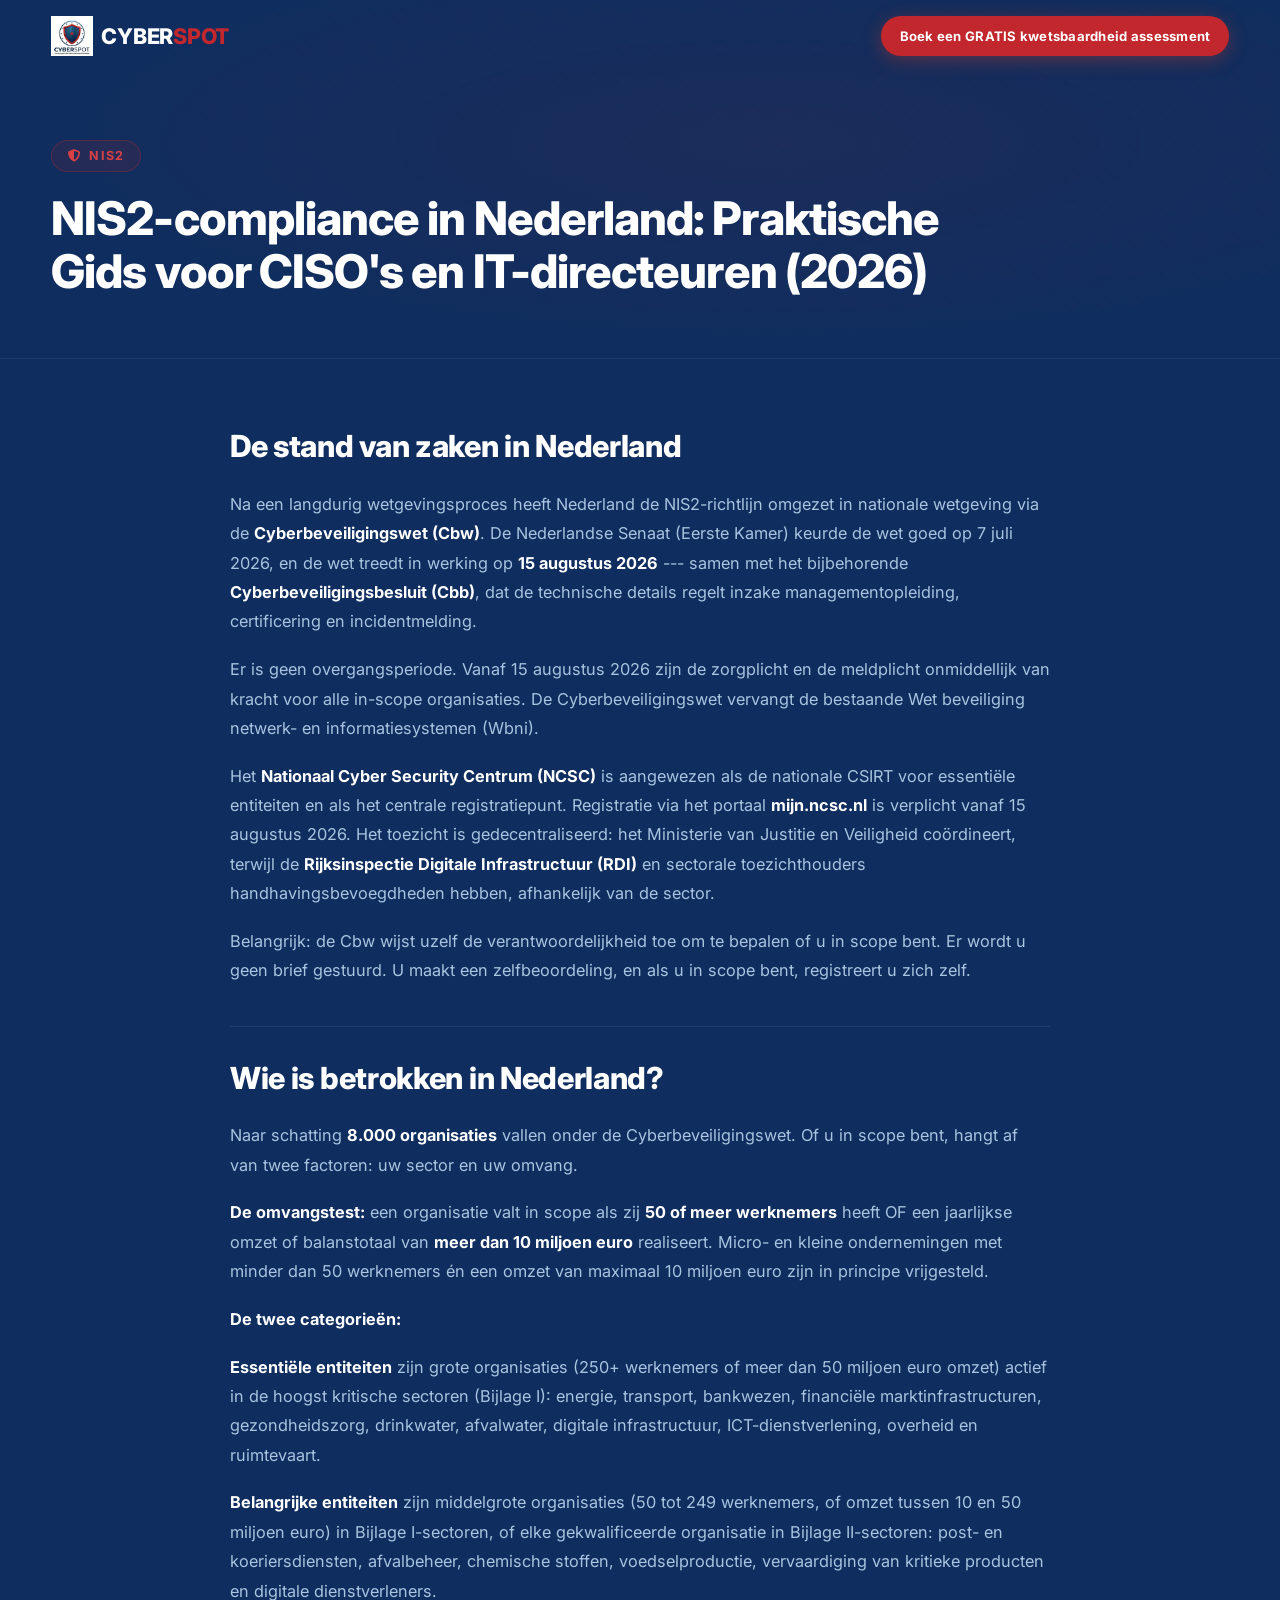
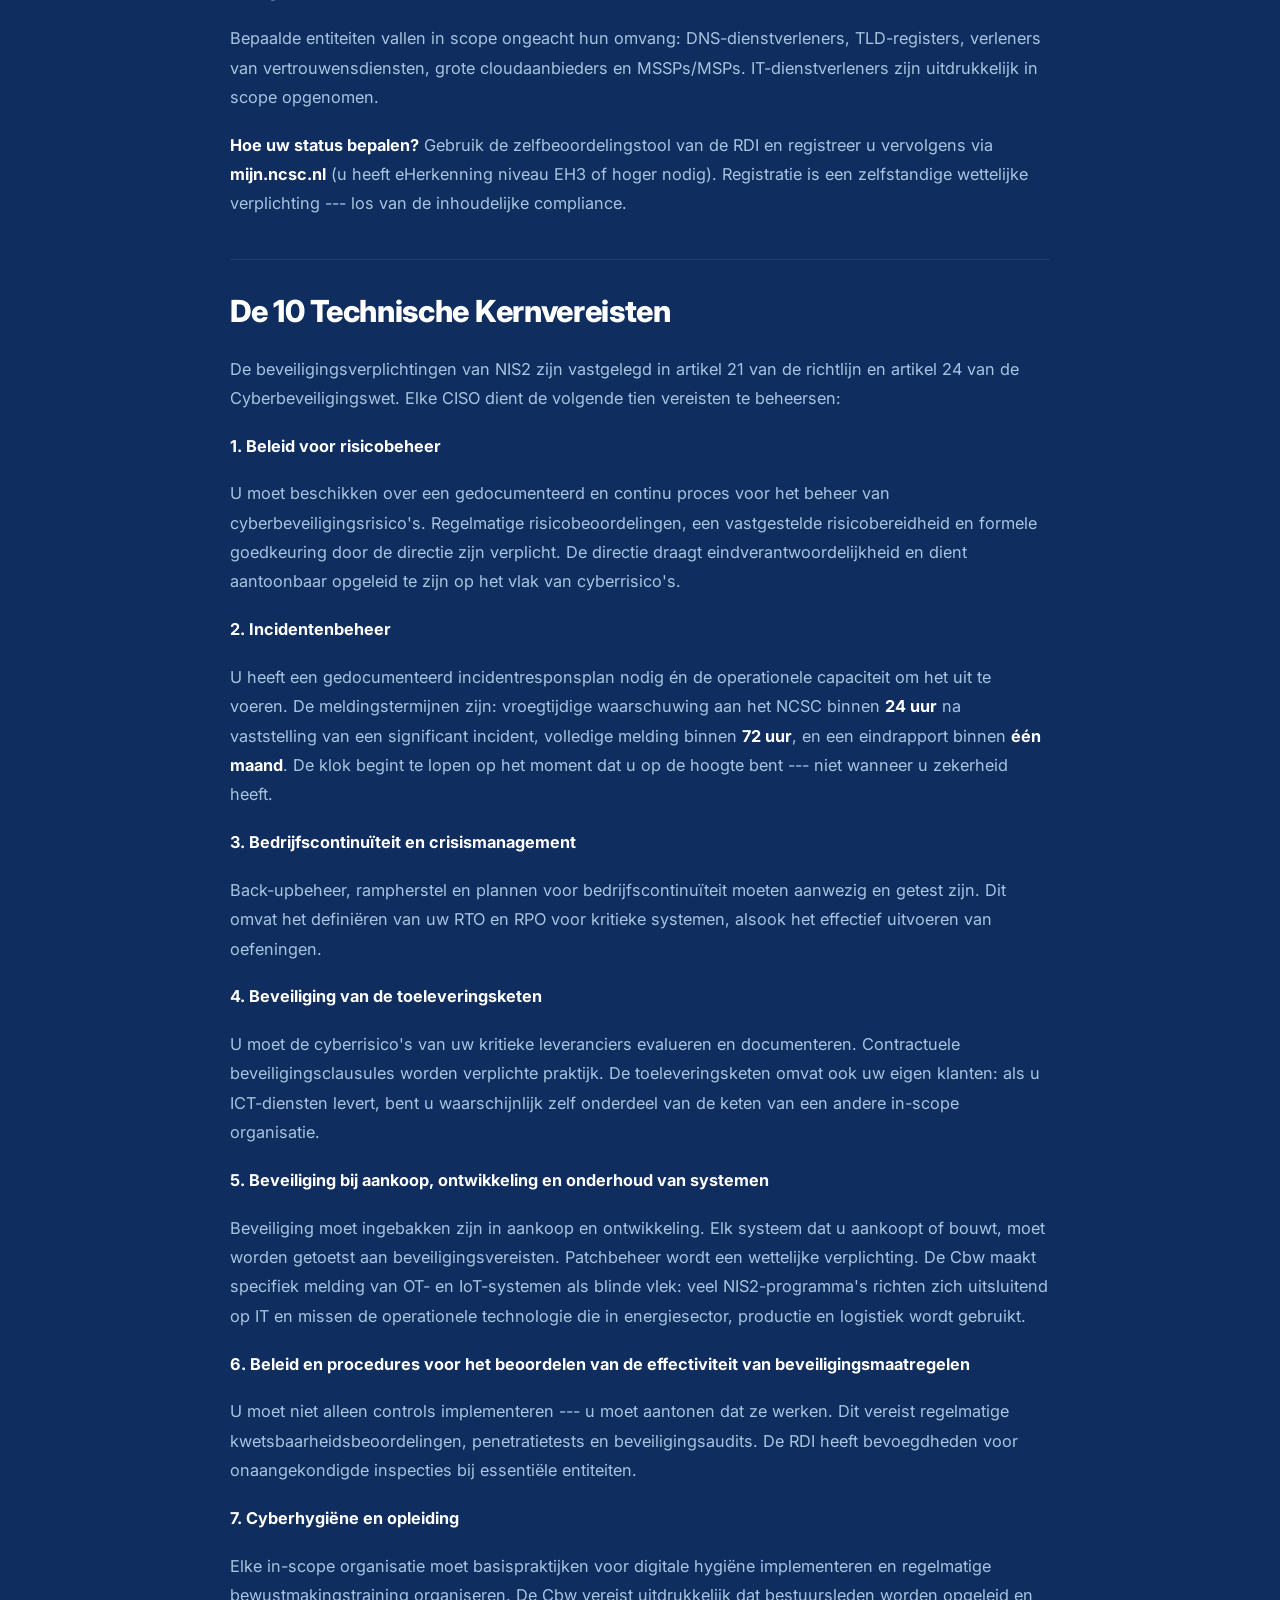
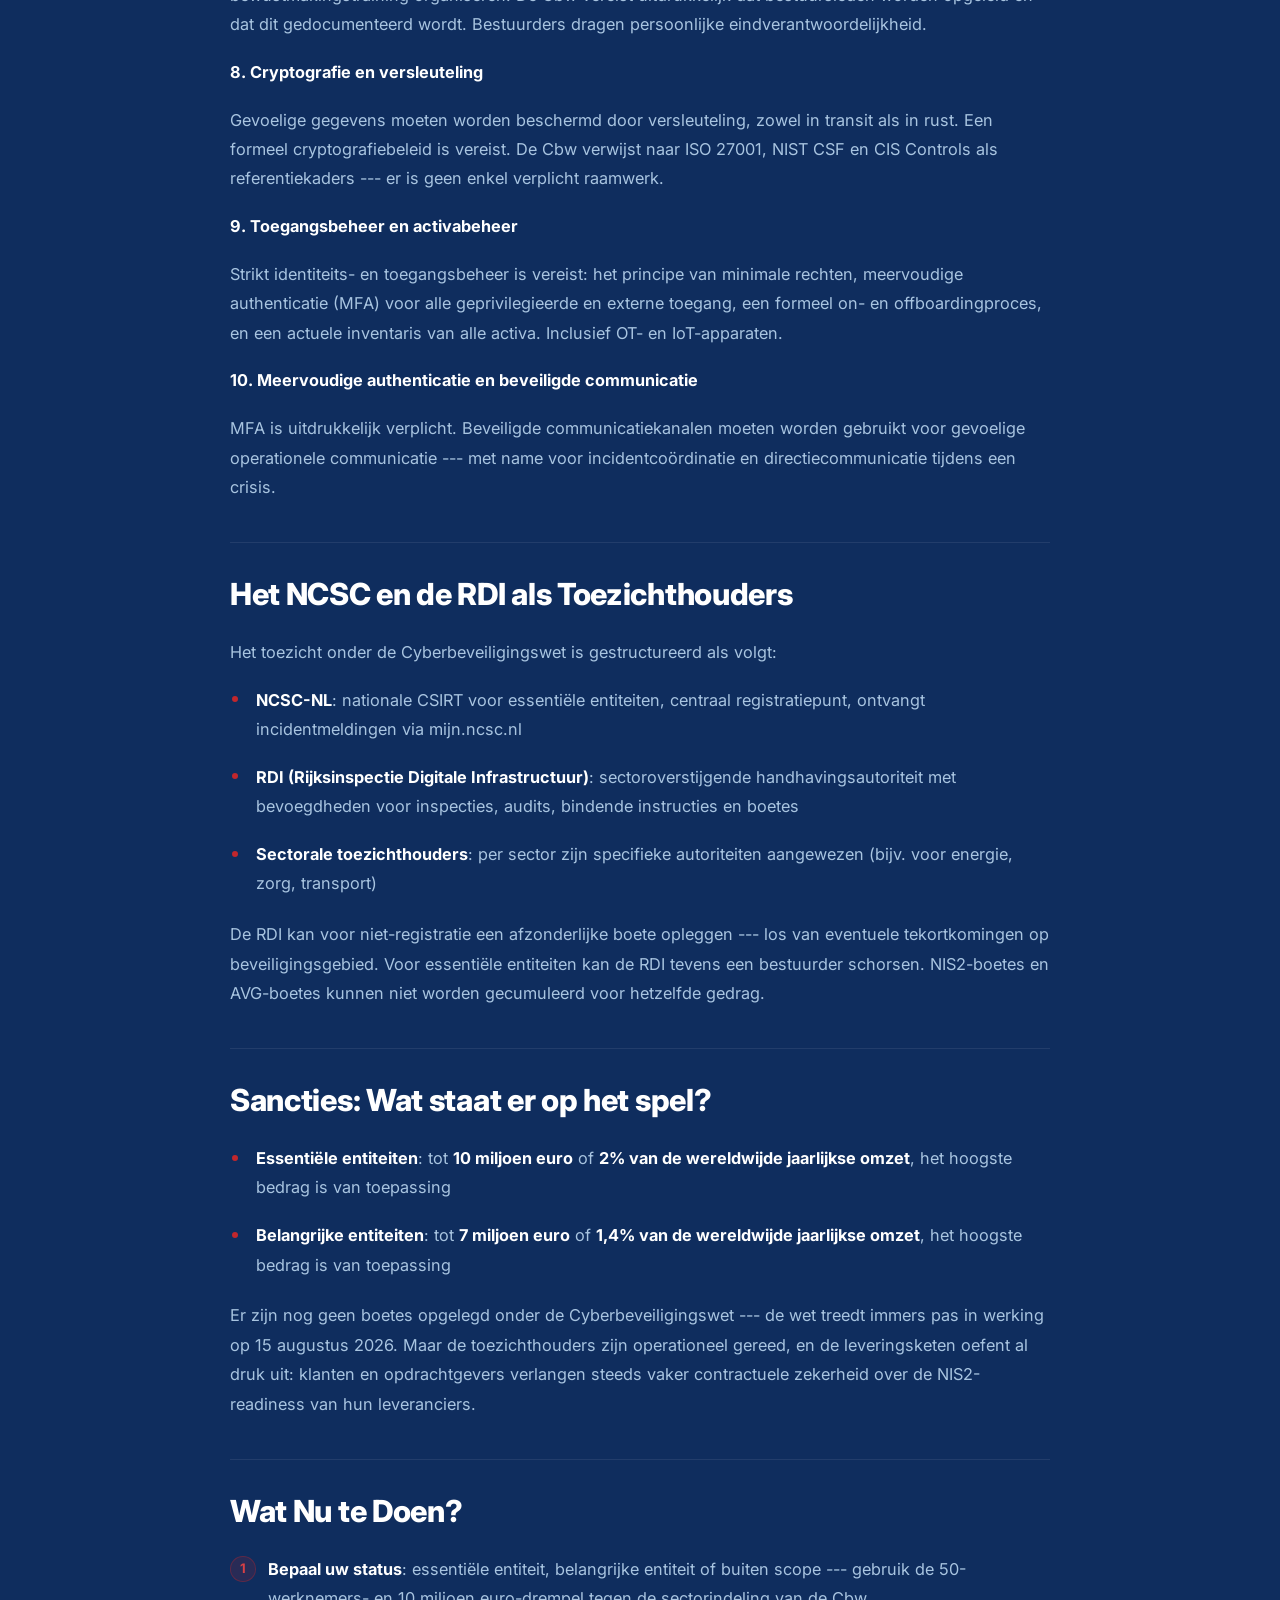
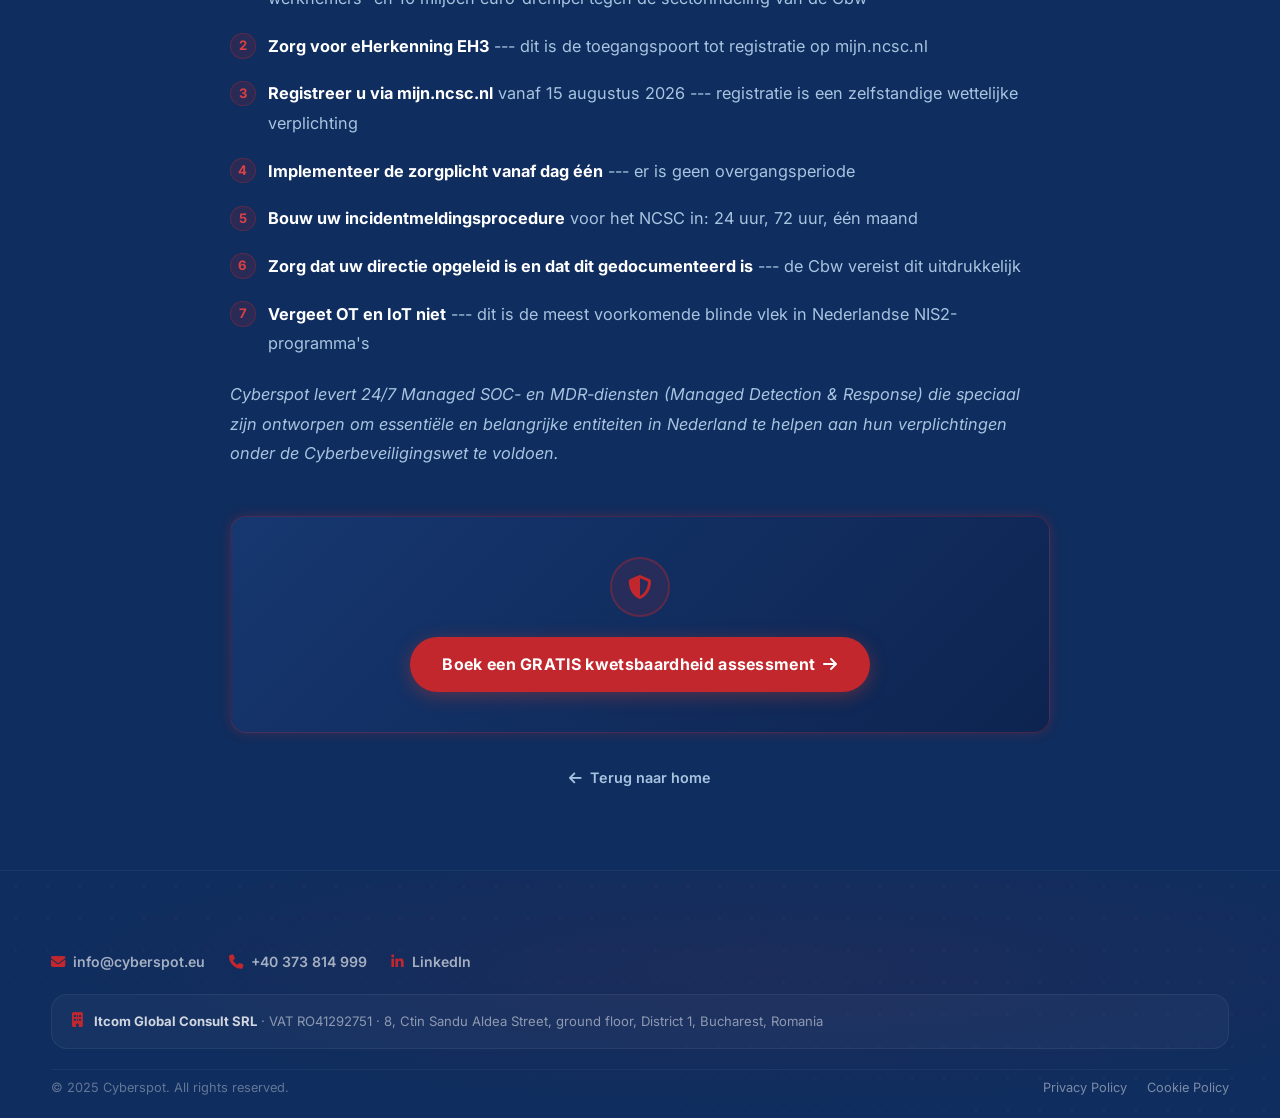
<file: nis2-status-netherlands.html>
<!DOCTYPE html>
<html lang="nl">
<head>
  <meta charset="UTF-8" />
  <meta name="viewport" content="width=device-width, initial-scale=1.0" />
  <title>NIS2-compliance in Nederland (2026) | Cyberspot</title>
  <meta name="description" content="Praktische NIS2-compliancegids voor CISO&#x27;s en IT-directeuren in Nederland. Cyberbeveiligingswet, vereisten, sancties en stappen." />
  <link rel="canonical" href="https://cyberspot.eu/nis2-status-netherlands" />
  <meta property="og:title" content="NIS2-compliance in Nederland (2026) | Cyberspot" />
  <meta property="og:description" content="Praktische NIS2-compliancegids voor CISO&#x27;s en IT-directeuren in Nederland. Cyberbeveiligingswet, vereisten, sancties en stappen." />
  <meta property="og:image" content="https://cyberspot.eu/assets/images/logo-red.png" />
  <meta property="og:url" content="https://cyberspot.eu/nis2-status-netherlands" />
  <meta property="og:type" content="article" />
  <meta name="twitter:card" content="summary_large_image" />

  <link rel="icon" type="image/svg+xml" href="data:image/svg+xml,<svg xmlns='http://www.w3.org/2000/svg' viewBox='0 0 32 32'><rect width='32' height='32' fill='%230D0D1A' rx='6'/><path d='M16 4 L26 9 L26 16 C26 21.5 21.5 26.3 16 28 C10.5 26.3 6 21.5 6 16 L6 9 Z' fill='%23C0392B'/><circle cx='16' cy='16' r='3.5' fill='%230D0D1A'/></svg>" />

  <link rel="preconnect" href="https://fonts.googleapis.com" />
  <link rel="preconnect" href="https://fonts.gstatic.com" crossorigin />
  <link href="https://fonts.googleapis.com/css2?family=Inter:wght@300;400;600;700;800&display=swap" rel="stylesheet" />
  <link rel="stylesheet" href="https://cdnjs.cloudflare.com/ajax/libs/font-awesome/6.5.0/css/all.min.css" crossorigin="anonymous" />
  <link rel="stylesheet" href="assets/css/styles.css" />
</head>
<body>

<!-- NAVBAR -->
<header id="navbar" role="banner">
  <div class="container">
    <nav class="nav-inner" aria-label="Primary navigation">
      <a href="https://cyberspot.eu/" class="nav-logo" aria-label="Cyberspot home">
        <img src="assets/images/logo-red.png" alt="Cyberspot logo" height="44" />
        <span class="nav-logo-text">CYBER<span>SPOT</span></span>
      </a>
      <a href="https://cyberspot.eu/?lang=nl#contact" class="btn btn-primary nav-cta">Boek een GRATIS kwetsbaardheid assessment</a>
    </nav>
  </div>
</header>

<main>
  <!-- HERO -->
  <section class="lp-hero grid-bg">
    <div class="container">
      <div class="lp-hero-badge"><i class="fa-solid fa-shield-halved" aria-hidden="true"></i> NIS2</div>
      <h1 class="lp-hero-title">NIS2-compliance in Nederland: Praktische Gids voor CISO&#x27;s en IT-directeuren (2026)</h1>
    </div>
  </section>

  <!-- ARTICLE -->
  <section class="lp-article">
    <div class="container">
      <article class="lp-content">
        <h2>De stand van zaken in Nederland</h2>
<p>Na een langdurig wetgevingsproces heeft Nederland de NIS2-richtlijn
omgezet in nationale wetgeving via de <strong>Cyberbeveiligingswet (Cbw)</strong>. De
Nederlandse Senaat (Eerste Kamer) keurde de wet goed op 7 juli 2026, en
de wet treedt in werking op <strong>15 augustus 2026</strong> --- samen met het
bijbehorende <strong>Cyberbeveiligingsbesluit (Cbb)</strong>, dat de technische
details regelt inzake managementopleiding, certificering en
incidentmelding.</p>
<p>Er is geen overgangsperiode. Vanaf 15 augustus 2026 zijn de zorgplicht
en de meldplicht onmiddellijk van kracht voor alle in-scope
organisaties. De Cyberbeveiligingswet vervangt de bestaande Wet
beveiliging netwerk- en informatiesystemen (Wbni).</p>
<p>Het <strong>Nationaal Cyber Security Centrum (NCSC)</strong> is aangewezen als de
nationale CSIRT voor essentiële entiteiten en als het centrale
registratiepunt. Registratie via het portaal <strong>mijn.ncsc.nl</strong> is
verplicht vanaf 15 augustus 2026. Het toezicht is gedecentraliseerd: het
Ministerie van Justitie en Veiligheid coördineert, terwijl de
<strong>Rijksinspectie Digitale Infrastructuur (RDI)</strong> en sectorale
toezichthouders handhavingsbevoegdheden hebben, afhankelijk van de
sector.</p>
<p>Belangrijk: de Cbw wijst uzelf de verantwoordelijkheid toe om te bepalen
of u in scope bent. Er wordt u geen brief gestuurd. U maakt een
zelfbeoordeling, en als u in scope bent, registreert u zich zelf.</p>
<h2>Wie is betrokken in Nederland?</h2>
<p>Naar schatting <strong>8.000 organisaties</strong> vallen onder de
Cyberbeveiligingswet. Of u in scope bent, hangt af van twee factoren: uw
sector en uw omvang.</p>
<p><strong>De omvangstest:</strong> een organisatie valt in scope als zij <strong>50 of meer
werknemers</strong> heeft OF een jaarlijkse omzet of balanstotaal van <strong>meer
dan 10 miljoen euro</strong> realiseert. Micro- en kleine ondernemingen met
minder dan 50 werknemers én een omzet van maximaal 10 miljoen euro zijn
in principe vrijgesteld.</p>
<p><strong>De twee categorieën:</strong></p>
<p><strong>Essentiële entiteiten</strong> zijn grote organisaties (250+ werknemers of
meer dan 50 miljoen euro omzet) actief in de hoogst kritische sectoren
(Bijlage I): energie, transport, bankwezen, financiële
marktinfrastructuren, gezondheidszorg, drinkwater, afvalwater, digitale
infrastructuur, ICT-dienstverlening, overheid en ruimtevaart.</p>
<p><strong>Belangrijke entiteiten</strong> zijn middelgrote organisaties (50 tot 249
werknemers, of omzet tussen 10 en 50 miljoen euro) in Bijlage
I-sectoren, of elke gekwalificeerde organisatie in Bijlage II-sectoren:
post- en koeriersdiensten, afvalbeheer, chemische stoffen,
voedselproductie, vervaardiging van kritieke producten en digitale
dienstverleners.</p>
<p>Bepaalde entiteiten vallen in scope ongeacht hun omvang:
DNS-dienstverleners, TLD-registers, verleners van vertrouwensdiensten,
grote cloudaanbieders en MSSPs/MSPs. IT-dienstverleners zijn
uitdrukkelijk in scope opgenomen.</p>
<p><strong>Hoe uw status bepalen?</strong> Gebruik de zelfbeoordelingstool van de RDI en
registreer u vervolgens via <strong>mijn.ncsc.nl</strong> (u heeft eHerkenning niveau
EH3 of hoger nodig). Registratie is een zelfstandige wettelijke
verplichting --- los van de inhoudelijke compliance.</p>
<h2>De 10 Technische Kernvereisten</h2>
<p>De beveiligingsverplichtingen van NIS2 zijn vastgelegd in artikel 21 van
de richtlijn en artikel 24 van de Cyberbeveiligingswet. Elke CISO dient
de volgende tien vereisten te beheersen:</p>
<p><strong>1. Beleid voor risicobeheer</strong></p>
<p>U moet beschikken over een gedocumenteerd en continu proces voor het
beheer van cyberbeveiligingsrisico's. Regelmatige risicobeoordelingen,
een vastgestelde risicobereidheid en formele goedkeuring door de
directie zijn verplicht. De directie draagt eindverantwoordelijkheid en
dient aantoonbaar opgeleid te zijn op het vlak van cyberrisico's.</p>
<p><strong>2. Incidentenbeheer</strong></p>
<p>U heeft een gedocumenteerd incidentresponsplan nodig én de operationele
capaciteit om het uit te voeren. De meldingstermijnen zijn: vroegtijdige
waarschuwing aan het NCSC binnen <strong>24 uur</strong> na vaststelling van een
significant incident, volledige melding binnen <strong>72 uur</strong>, en een
eindrapport binnen <strong>één maand</strong>. De klok begint te lopen op het moment
dat u op de hoogte bent --- niet wanneer u zekerheid heeft.</p>
<p><strong>3. Bedrijfscontinuïteit en crisismanagement</strong></p>
<p>Back-upbeheer, rampherstel en plannen voor bedrijfscontinuïteit moeten
aanwezig en getest zijn. Dit omvat het definiëren van uw RTO en RPO voor
kritieke systemen, alsook het effectief uitvoeren van oefeningen.</p>
<p><strong>4. Beveiliging van de toeleveringsketen</strong></p>
<p>U moet de cyberrisico's van uw kritieke leveranciers evalueren en
documenteren. Contractuele beveiligingsclausules worden verplichte
praktijk. De toeleveringsketen omvat ook uw eigen klanten: als u
ICT-diensten levert, bent u waarschijnlijk zelf onderdeel van de keten
van een andere in-scope organisatie.</p>
<p><strong>5. Beveiliging bij aankoop, ontwikkeling en onderhoud van systemen</strong></p>
<p>Beveiliging moet ingebakken zijn in aankoop en ontwikkeling. Elk systeem
dat u aankoopt of bouwt, moet worden getoetst aan beveiligingsvereisten.
Patchbeheer wordt een wettelijke verplichting. De Cbw maakt specifiek
melding van OT- en IoT-systemen als blinde vlek: veel NIS2-programma's
richten zich uitsluitend op IT en missen de operationele technologie die
in energiesector, productie en logistiek wordt gebruikt.</p>
<p><strong>6. Beleid en procedures voor het beoordelen van de effectiviteit van
beveiligingsmaatregelen</strong></p>
<p>U moet niet alleen controls implementeren --- u moet aantonen dat ze
werken. Dit vereist regelmatige kwetsbaarheidsbeoordelingen,
penetratietests en beveiligingsaudits. De RDI heeft bevoegdheden voor
onaangekondigde inspecties bij essentiële entiteiten.</p>
<p><strong>7. Cyberhygiëne en opleiding</strong></p>
<p>Elke in-scope organisatie moet basispraktijken voor digitale hygiëne
implementeren en regelmatige bewustmakingstraining organiseren. De Cbw
vereist uitdrukkelijk dat bestuursleden worden opgeleid en dat dit
gedocumenteerd wordt. Bestuurders dragen persoonlijke
eindverantwoordelijkheid.</p>
<p><strong>8. Cryptografie en versleuteling</strong></p>
<p>Gevoelige gegevens moeten worden beschermd door versleuteling, zowel in
transit als in rust. Een formeel cryptografiebeleid is vereist. De Cbw
verwijst naar ISO 27001, NIST CSF en CIS Controls als referentiekaders
--- er is geen enkel verplicht raamwerk.</p>
<p><strong>9. Toegangsbeheer en activabeheer</strong></p>
<p>Strikt identiteits- en toegangsbeheer is vereist: het principe van
minimale rechten, meervoudige authenticatie (MFA) voor alle
geprivilegieerde en externe toegang, een formeel on- en
offboardingproces, en een actuele inventaris van alle activa. Inclusief
OT- en IoT-apparaten.</p>
<p><strong>10. Meervoudige authenticatie en beveiligde communicatie</strong></p>
<p>MFA is uitdrukkelijk verplicht. Beveiligde communicatiekanalen moeten
worden gebruikt voor gevoelige operationele communicatie --- met name
voor incidentcoördinatie en directiecommunicatie tijdens een crisis.</p>
<h2>Het NCSC en de RDI als Toezichthouders</h2>
<p>Het toezicht onder de Cyberbeveiligingswet is gestructureerd als volgt:</p>
<ul>
<li>
<p><strong>NCSC-NL</strong>: nationale CSIRT voor essentiële entiteiten, centraal
    registratiepunt, ontvangt incidentmeldingen via mijn.ncsc.nl</p>
</li>
<li>
<p><strong>RDI (Rijksinspectie Digitale Infrastructuur)</strong>:
    sectoroverstijgende handhavingsautoriteit met bevoegdheden voor
    inspecties, audits, bindende instructies en boetes</p>
</li>
<li>
<p><strong>Sectorale toezichthouders</strong>: per sector zijn specifieke
    autoriteiten aangewezen (bijv. voor energie, zorg, transport)</p>
</li>
</ul>
<p>De RDI kan voor niet-registratie een afzonderlijke boete opleggen ---
los van eventuele tekortkomingen op beveiligingsgebied. Voor essentiële
entiteiten kan de RDI tevens een bestuurder schorsen. NIS2-boetes en
AVG-boetes kunnen niet worden gecumuleerd voor hetzelfde gedrag.</p>
<h2>Sancties: Wat staat er op het spel?</h2>
<ul>
<li>
<p><strong>Essentiële entiteiten</strong>: tot <strong>10 miljoen euro</strong> of <strong>2% van de
    wereldwijde jaarlijkse omzet</strong>, het hoogste bedrag is van toepassing</p>
</li>
<li>
<p><strong>Belangrijke entiteiten</strong>: tot <strong>7 miljoen euro</strong> of <strong>1,4% van de
    wereldwijde jaarlijkse omzet</strong>, het hoogste bedrag is van toepassing</p>
</li>
</ul>
<p>Er zijn nog geen boetes opgelegd onder de Cyberbeveiligingswet --- de
wet treedt immers pas in werking op 15 augustus 2026. Maar de
toezichthouders zijn operationeel gereed, en de leveringsketen oefent al
druk uit: klanten en opdrachtgevers verlangen steeds vaker contractuele
zekerheid over de NIS2-readiness van hun leveranciers.</p>
<h2>Wat Nu te Doen?</h2>
<ol>
<li>
<p><strong>Bepaal uw status</strong>: essentiële entiteit, belangrijke entiteit of
buiten scope --- gebruik de 50-werknemers- en 10 miljoen euro-drempel
tegen de sectorindeling van de Cbw</p>
</li>
<li>
<p><strong>Zorg voor eHerkenning EH3</strong> --- dit is de toegangspoort tot
registratie op mijn.ncsc.nl</p>
</li>
<li>
<p><strong>Registreer u via mijn.ncsc.nl</strong> vanaf 15 augustus 2026 ---
registratie is een zelfstandige wettelijke verplichting</p>
</li>
<li>
<p><strong>Implementeer de zorgplicht vanaf dag één</strong> --- er is geen
overgangsperiode</p>
</li>
<li>
<p><strong>Bouw uw incidentmeldingsprocedure</strong> voor het NCSC in: 24 uur, 72
uur, één maand</p>
</li>
<li>
<p><strong>Zorg dat uw directie opgeleid is en dat dit gedocumenteerd is</strong>
--- de Cbw vereist dit uitdrukkelijk</p>
</li>
<li>
<p><strong>Vergeet OT en IoT niet</strong> --- dit is de meest voorkomende blinde
vlek in Nederlandse NIS2-programma's</p>
</li>
</ol>
<p><em>Cyberspot levert 24/7 Managed SOC- en MDR-diensten (Managed Detection &amp;
Response) die speciaal zijn ontworpen om essentiële en belangrijke
entiteiten in Nederland te helpen aan hun verplichtingen onder de
Cyberbeveiligingswet te voldoen.</em></p>
      </article>

      <!-- CTA BLOCK -->
      <div class="lp-cta-block">
        <div class="lp-cta-inner">
          <div class="lp-cta-icon"><i class="fa-solid fa-shield-halved" aria-hidden="true"></i></div>
          <a href="https://cyberspot.eu/?lang=nl#contact" class="btn btn-primary lp-cta-btn">Boek een GRATIS kwetsbaardheid assessment <i class="fa-solid fa-arrow-right" aria-hidden="true"></i></a>
        </div>
      </div>

      <div class="lp-back">
        <a href="https://cyberspot.eu/"><i class="fa-solid fa-arrow-left" aria-hidden="true"></i> Terug naar home</a>
      </div>
    </div>
  </section>
</main>

<!-- FOOTER -->
<footer class="grid-bg" role="contentinfo">
  <div class="container">
        <div class="footer-bottom" style="border-top:none;flex-direction:column;gap:1.25rem;align-items:stretch;">
      <div class="footer-simple-contact">
        <a href="mailto:info@cyberspot.eu"><i class="fa-solid fa-envelope" aria-hidden="true"></i> info@cyberspot.eu</a>
        <a href="tel:+40373814999"><i class="fa-solid fa-phone" aria-hidden="true"></i> +40 373 814 999</a>
        <a href="https://www.linkedin.com/company/cyberspot-eu/" target="_blank" rel="noopener noreferrer" aria-label="Cyberspot on LinkedIn"><i class="fa-brands fa-linkedin-in" aria-hidden="true"></i> LinkedIn</a>
      </div>
      <div class="footer-legal" style="margin-top:0;">
        <i class="fa-solid fa-building" aria-hidden="true"></i>
        <span><strong>Itcom Global Consult SRL</strong> · VAT RO41292751 · 8, Ctin Sandu Aldea Street, ground floor, District 1, Bucharest, Romania</span>
      </div>
      <div style="display:flex;justify-content:space-between;flex-wrap:wrap;gap:0.75rem;font-size:0.8rem;color:rgba(255,255,255,0.35);padding-top:0.5rem;border-top:1px solid rgba(255,255,255,0.05);">
        <span>© 2025 Cyberspot. All rights reserved.</span>
        <span style="display:flex;gap:1.25rem;">
          <a href="privacy-policy.html" style="color:rgba(255,255,255,0.45);">Privacy Policy</a>
          <a href="cookie-policy.html" style="color:rgba(255,255,255,0.45);">Cookie Policy</a>
        </span>
      </div>
    </div>
  </div>
</footer>

</body>
</html>
</file>
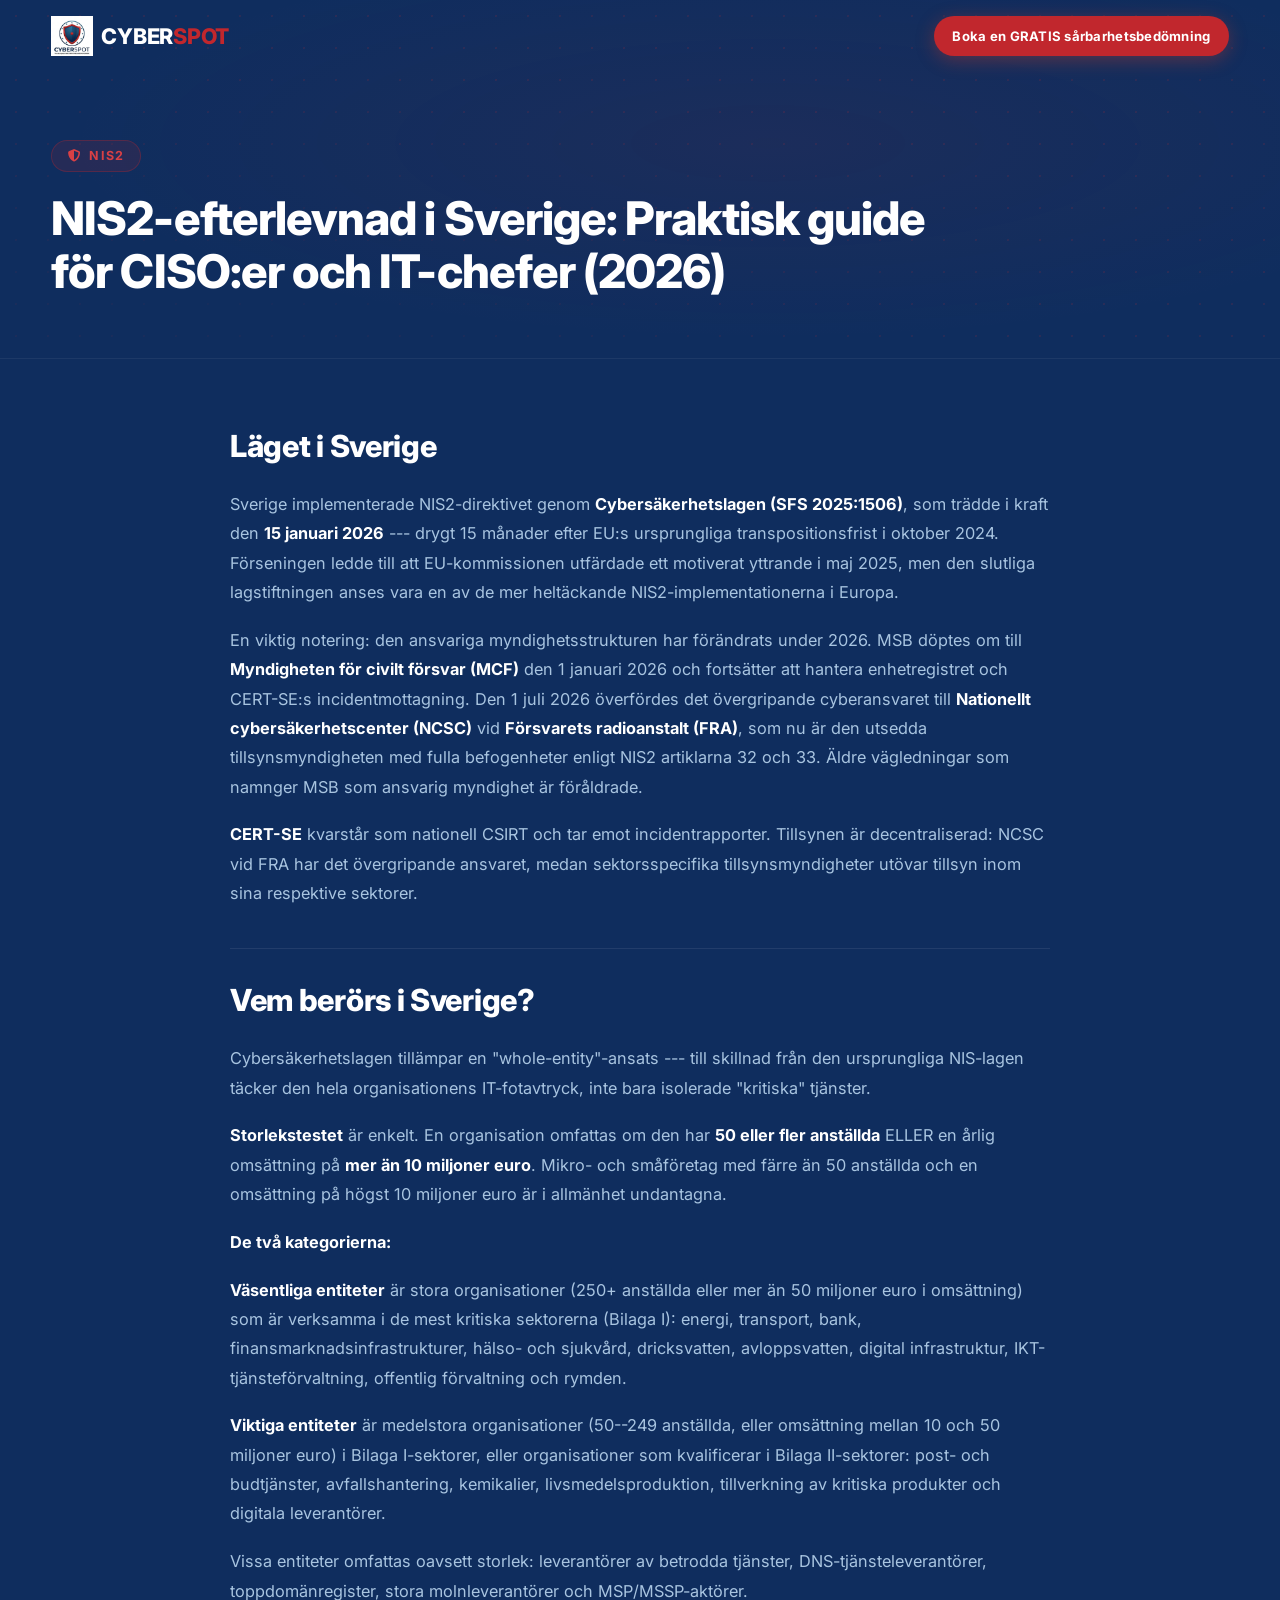
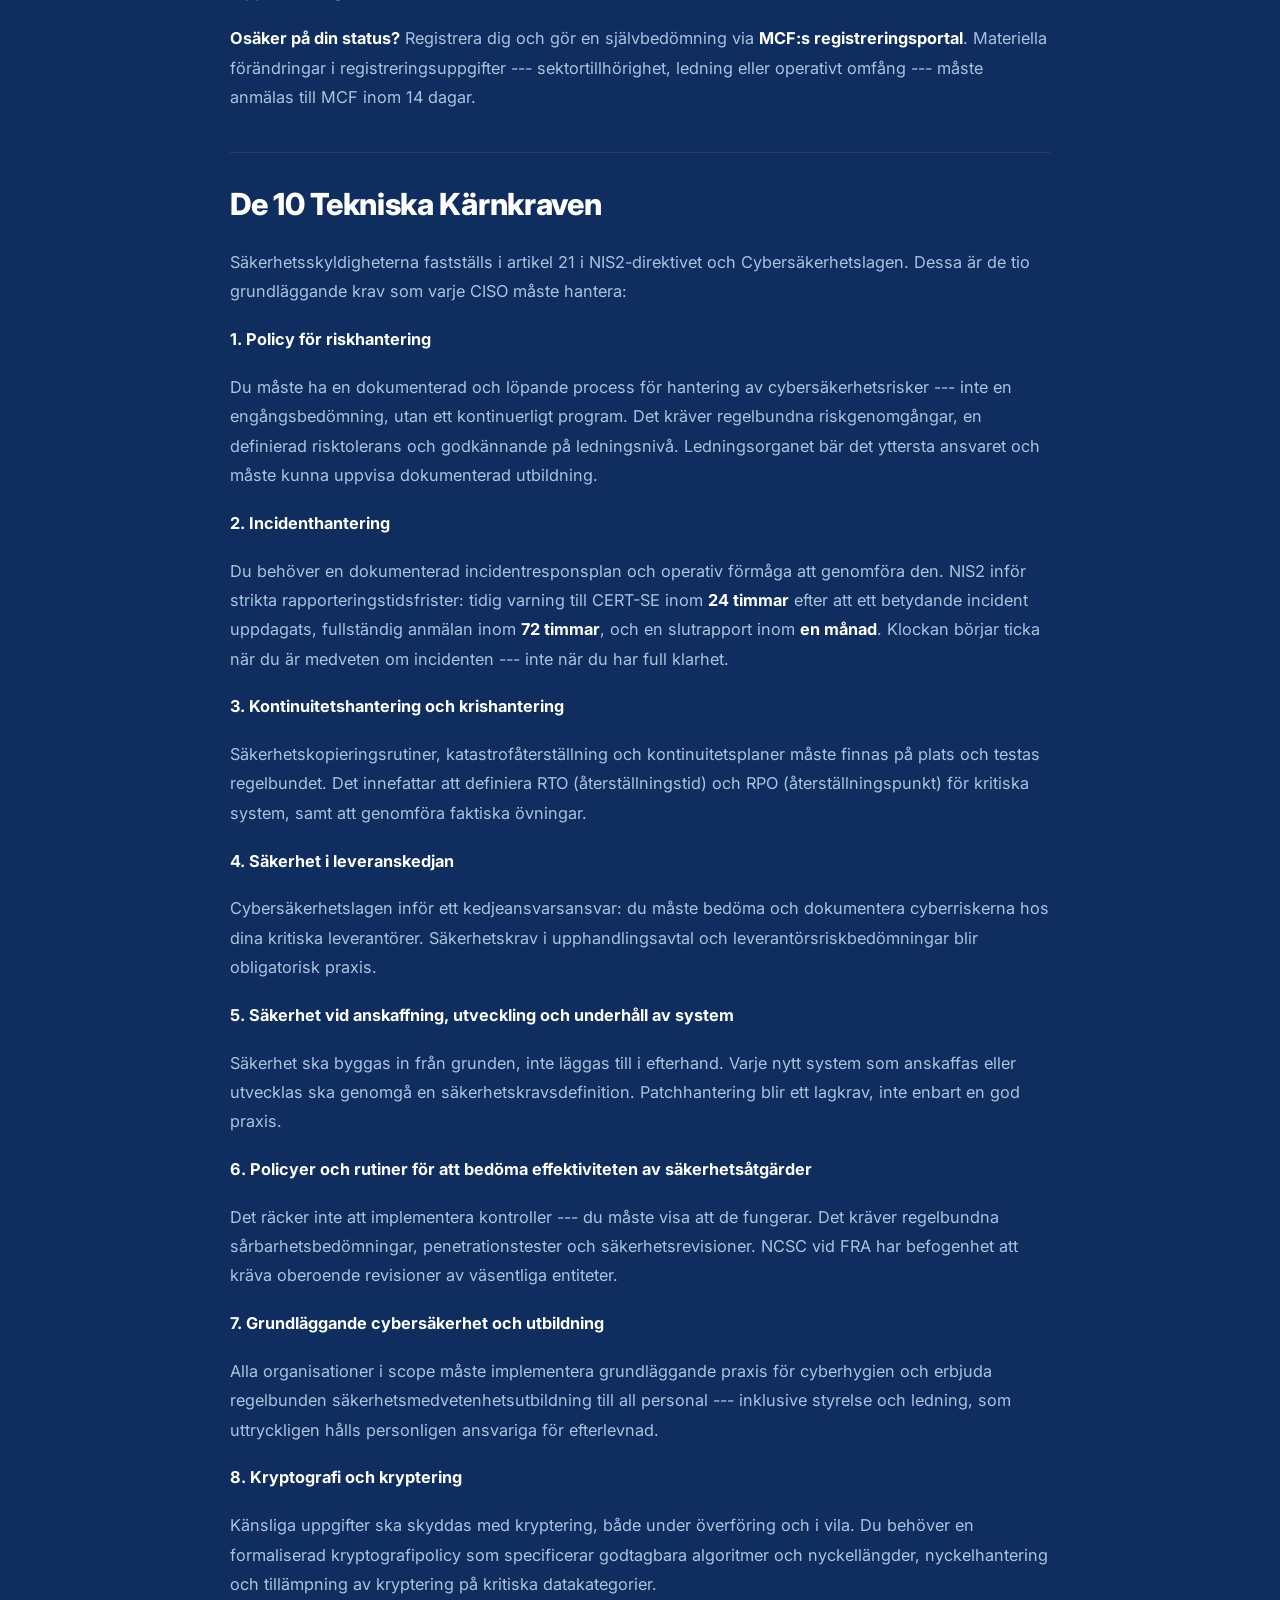
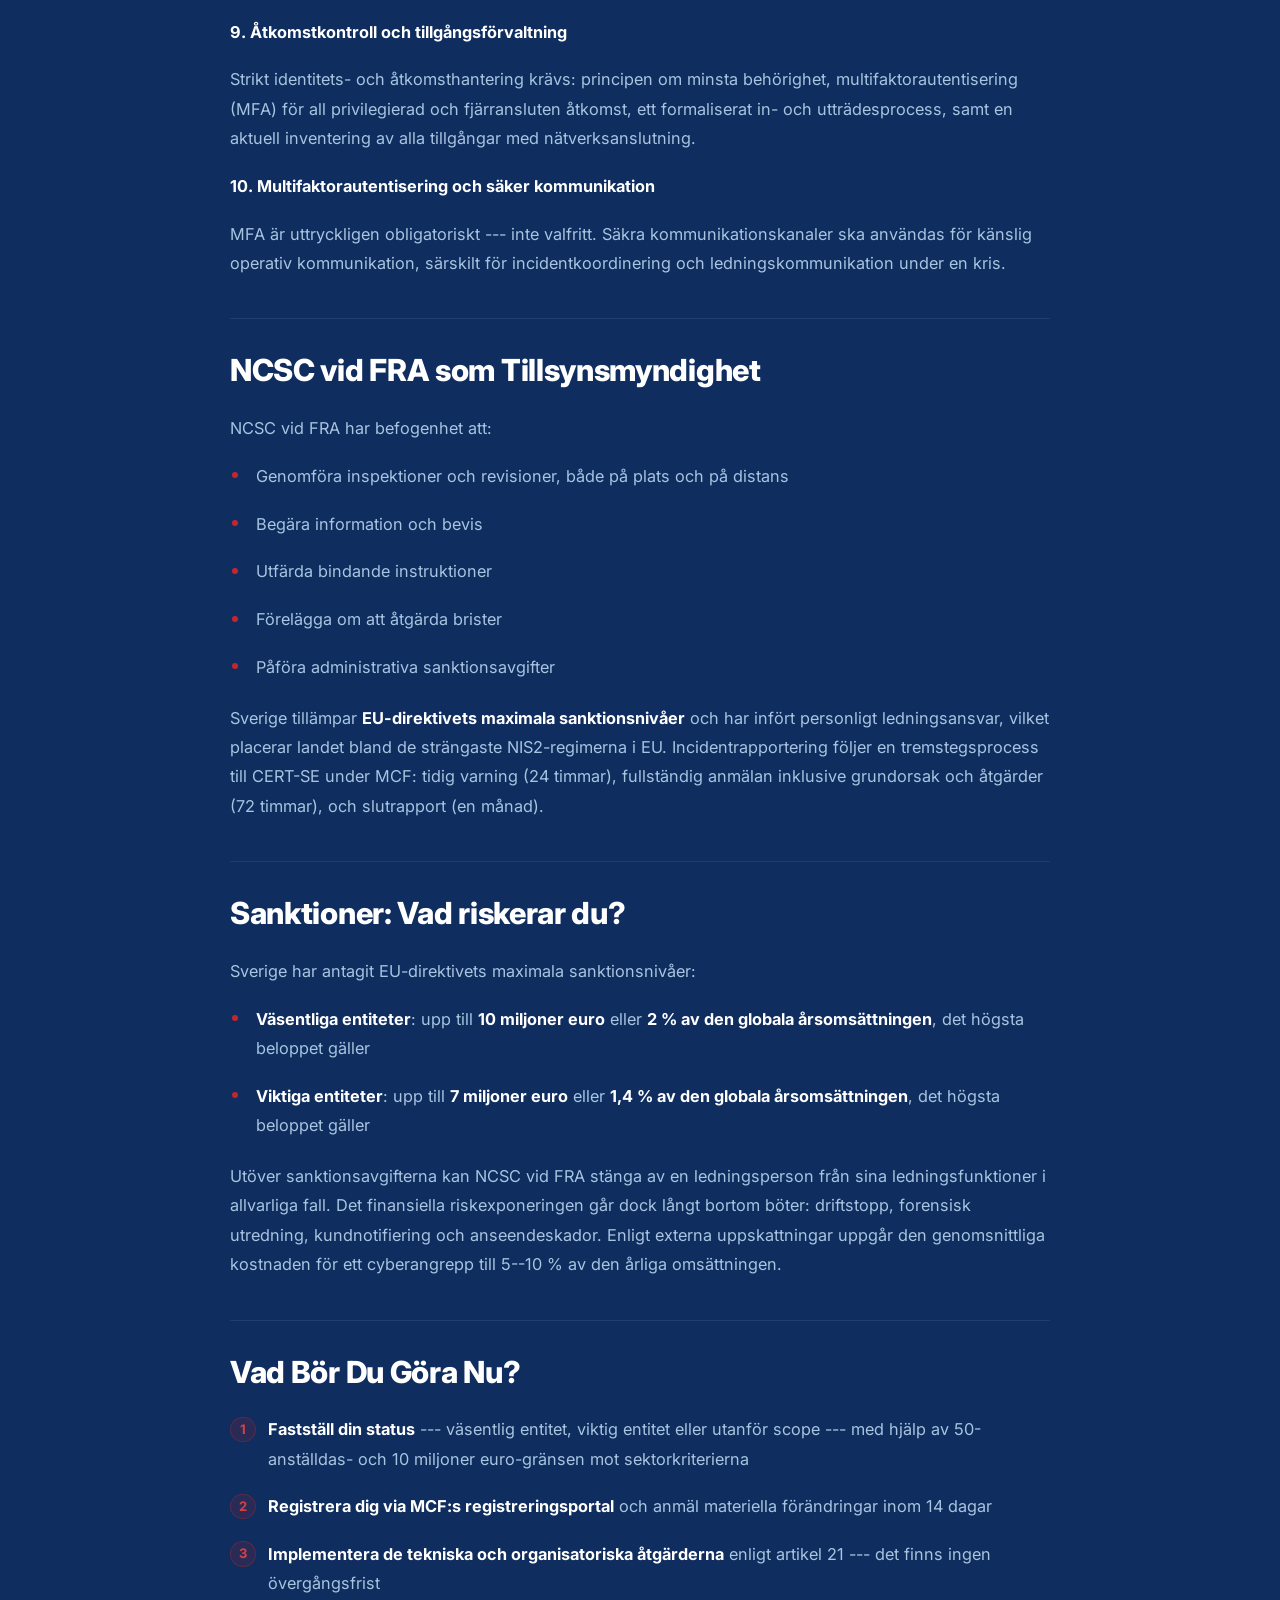
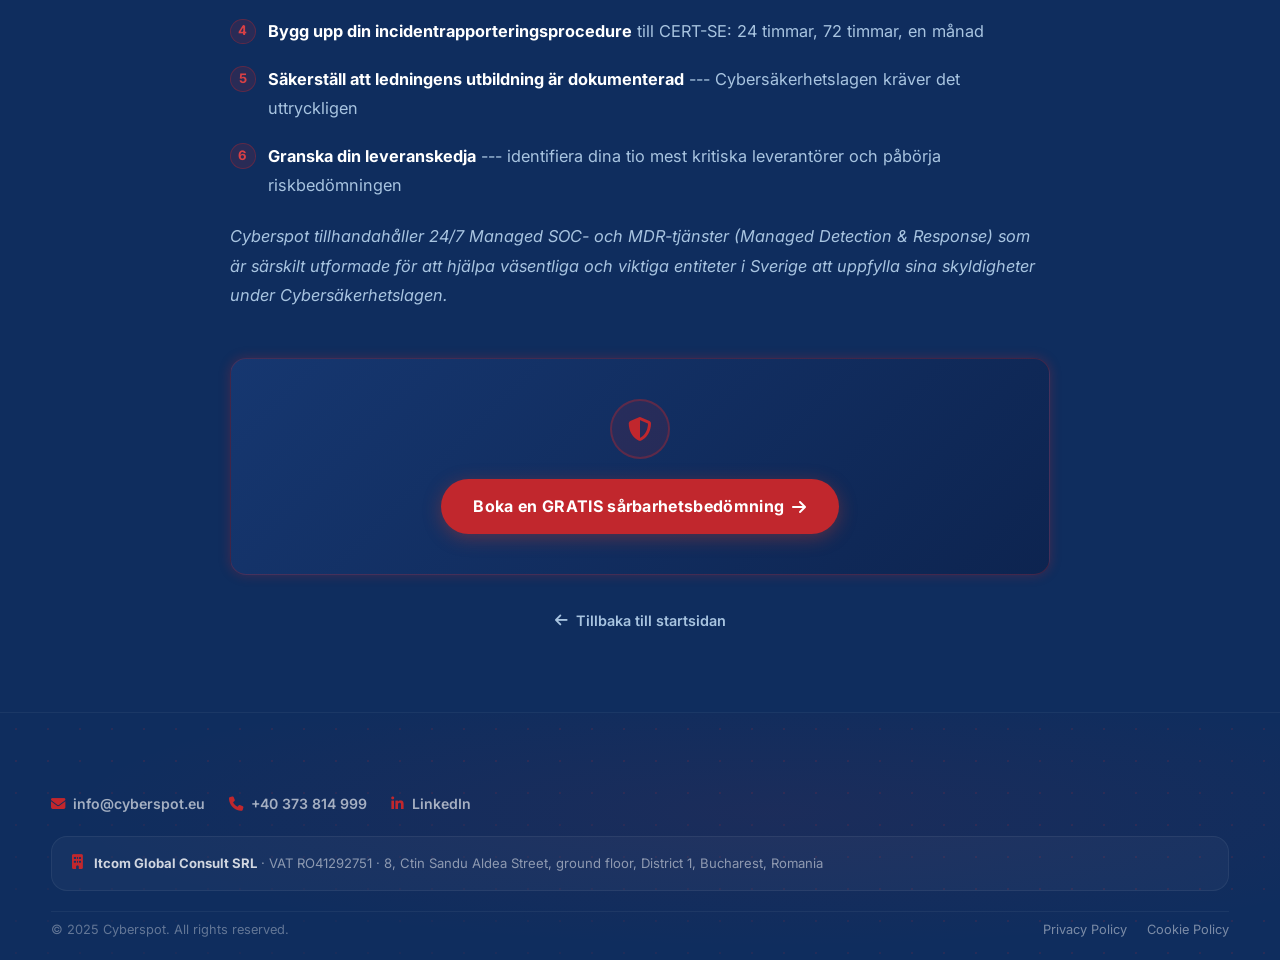
<file: nis2-status-sverige.html>
<!DOCTYPE html>
<html lang="sv">
<head>
  <meta charset="UTF-8" />
  <meta name="viewport" content="width=device-width, initial-scale=1.0" />
  <title>NIS2-efterlevnad i Sverige (2026) | Cyberspot</title>
  <meta name="description" content="Praktisk NIS2-guide för CISO:er och IT-chefer i Sverige. Cybersäkerhetslagen, krav, sanktioner och konkreta steg." />
  <link rel="canonical" href="https://cyberspot.eu/nis2-status-sverige" />
  <meta property="og:title" content="NIS2-efterlevnad i Sverige (2026) | Cyberspot" />
  <meta property="og:description" content="Praktisk NIS2-guide för CISO:er och IT-chefer i Sverige. Cybersäkerhetslagen, krav, sanktioner och konkreta steg." />
  <meta property="og:image" content="https://cyberspot.eu/assets/images/logo-red.png" />
  <meta property="og:url" content="https://cyberspot.eu/nis2-status-sverige" />
  <meta property="og:type" content="article" />
  <meta name="twitter:card" content="summary_large_image" />

  <link rel="icon" type="image/svg+xml" href="data:image/svg+xml,<svg xmlns='http://www.w3.org/2000/svg' viewBox='0 0 32 32'><rect width='32' height='32' fill='%230D0D1A' rx='6'/><path d='M16 4 L26 9 L26 16 C26 21.5 21.5 26.3 16 28 C10.5 26.3 6 21.5 6 16 L6 9 Z' fill='%23C0392B'/><circle cx='16' cy='16' r='3.5' fill='%230D0D1A'/></svg>" />

  <link rel="preconnect" href="https://fonts.googleapis.com" />
  <link rel="preconnect" href="https://fonts.gstatic.com" crossorigin />
  <link href="https://fonts.googleapis.com/css2?family=Inter:wght@300;400;600;700;800&display=swap" rel="stylesheet" />
  <link rel="stylesheet" href="https://cdnjs.cloudflare.com/ajax/libs/font-awesome/6.5.0/css/all.min.css" crossorigin="anonymous" />
  <link rel="stylesheet" href="assets/css/styles.css" />
</head>
<body>

<!-- NAVBAR -->
<header id="navbar" role="banner">
  <div class="container">
    <nav class="nav-inner" aria-label="Primary navigation">
      <a href="https://cyberspot.eu/" class="nav-logo" aria-label="Cyberspot home">
        <img src="assets/images/logo-red.png" alt="Cyberspot logo" height="44" />
        <span class="nav-logo-text">CYBER<span>SPOT</span></span>
      </a>
      <a href="https://cyberspot.eu/?lang=en#contact" class="btn btn-primary nav-cta">Boka en GRATIS sårbarhetsbedömning</a>
    </nav>
  </div>
</header>

<main>
  <!-- HERO -->
  <section class="lp-hero grid-bg">
    <div class="container">
      <div class="lp-hero-badge"><i class="fa-solid fa-shield-halved" aria-hidden="true"></i> NIS2</div>
      <h1 class="lp-hero-title">NIS2-efterlevnad i Sverige: Praktisk guide för CISO:er och IT-chefer (2026)</h1>
    </div>
  </section>

  <!-- ARTICLE -->
  <section class="lp-article">
    <div class="container">
      <article class="lp-content">
        <h2>Läget i Sverige</h2>
<p>Sverige implementerade NIS2-direktivet genom <strong>Cybersäkerhetslagen (SFS
2025:1506)</strong>, som trädde i kraft den <strong>15 januari 2026</strong> --- drygt 15
månader efter EU:s ursprungliga transpositionsfrist i oktober 2024.
Förseningen ledde till att EU-kommissionen utfärdade ett motiverat
yttrande i maj 2025, men den slutliga lagstiftningen anses vara en av de
mer heltäckande NIS2-implementationerna i Europa.</p>
<p>En viktig notering: den ansvariga myndighetsstrukturen har förändrats
under 2026. MSB döptes om till <strong>Myndigheten för civilt försvar (MCF)</strong>
den 1 januari 2026 och fortsätter att hantera enhetregistret och
CERT-SE:s incidentmottagning. Den 1 juli 2026 överfördes det
övergripande cyberansvaret till <strong>Nationellt cybersäkerhetscenter
(NCSC)</strong> vid <strong>Försvarets radioanstalt (FRA)</strong>, som nu är den utsedda
tillsynsmyndigheten med fulla befogenheter enligt NIS2 artiklarna 32 och
33. Äldre vägledningar som namnger MSB som ansvarig myndighet är
föråldrade.</p>
<p><strong>CERT-SE</strong> kvarstår som nationell CSIRT och tar emot incidentrapporter.
Tillsynen är decentraliserad: NCSC vid FRA har det övergripande
ansvaret, medan sektorsspecifika tillsynsmyndigheter utövar tillsyn inom
sina respektive sektorer.</p>
<h2>Vem berörs i Sverige?</h2>
<p>Cybersäkerhetslagen tillämpar en "whole-entity"-ansats --- till
skillnad från den ursprungliga NIS-lagen täcker den hela organisationens
IT-fotavtryck, inte bara isolerade "kritiska" tjänster.</p>
<p><strong>Storlekstestet</strong> är enkelt. En organisation omfattas om den har <strong>50
eller fler anställda</strong> ELLER en årlig omsättning på <strong>mer än 10 miljoner
euro</strong>. Mikro- och småföretag med färre än 50 anställda och en
omsättning på högst 10 miljoner euro är i allmänhet undantagna.</p>
<p><strong>De två kategorierna:</strong></p>
<p><strong>Väsentliga entiteter</strong> är stora organisationer (250+ anställda eller
mer än 50 miljoner euro i omsättning) som är verksamma i de mest
kritiska sektorerna (Bilaga I): energi, transport, bank,
finansmarknadsinfrastrukturer, hälso- och sjukvård, dricksvatten,
avloppsvatten, digital infrastruktur, IKT-tjänsteförvaltning, offentlig
förvaltning och rymden.</p>
<p><strong>Viktiga entiteter</strong> är medelstora organisationer (50--249 anställda,
eller omsättning mellan 10 och 50 miljoner euro) i Bilaga I-sektorer,
eller organisationer som kvalificerar i Bilaga II-sektorer: post- och
budtjänster, avfallshantering, kemikalier, livsmedelsproduktion,
tillverkning av kritiska produkter och digitala leverantörer.</p>
<p>Vissa entiteter omfattas oavsett storlek: leverantörer av betrodda
tjänster, DNS-tjänsteleverantörer, toppdomänregister, stora
molnleverantörer och MSP/MSSP-aktörer.</p>
<p><strong>Osäker på din status?</strong> Registrera dig och gör en självbedömning via
<strong>MCF:s registreringsportal</strong>. Materiella förändringar i
registreringsuppgifter --- sektortillhörighet, ledning eller operativt
omfång --- måste anmälas till MCF inom 14 dagar.</p>
<h2>De 10 Tekniska Kärnkraven</h2>
<p>Säkerhetsskyldigheterna fastställs i artikel 21 i NIS2-direktivet och
Cybersäkerhetslagen. Dessa är de tio grundläggande krav som varje CISO
måste hantera:</p>
<p><strong>1. Policy för riskhantering</strong></p>
<p>Du måste ha en dokumenterad och löpande process för hantering av
cybersäkerhetsrisker --- inte en engångsbedömning, utan ett
kontinuerligt program. Det kräver regelbundna riskgenomgångar, en
definierad risktolerans och godkännande på ledningsnivå. Ledningsorganet
bär det yttersta ansvaret och måste kunna uppvisa dokumenterad
utbildning.</p>
<p><strong>2. Incidenthantering</strong></p>
<p>Du behöver en dokumenterad incidentresponsplan och operativ förmåga att
genomföra den. NIS2 inför strikta rapporteringstidsfrister: tidig
varning till CERT-SE inom <strong>24 timmar</strong> efter att ett betydande incident
uppdagats, fullständig anmälan inom <strong>72 timmar</strong>, och en slutrapport
inom <strong>en månad</strong>. Klockan börjar ticka när du är medveten om incidenten
--- inte när du har full klarhet.</p>
<p><strong>3. Kontinuitetshantering och krishantering</strong></p>
<p>Säkerhetskopieringsrutiner, katastrofåterställning och
kontinuitetsplaner måste finnas på plats och testas regelbundet. Det
innefattar att definiera RTO (återställningstid) och RPO
(återställningspunkt) för kritiska system, samt att genomföra faktiska
övningar.</p>
<p><strong>4. Säkerhet i leveranskedjan</strong></p>
<p>Cybersäkerhetslagen inför ett kedjeansvarsansvar: du måste bedöma och
dokumentera cyberriskerna hos dina kritiska leverantörer. Säkerhetskrav
i upphandlingsavtal och leverantörsriskbedömningar blir obligatorisk
praxis.</p>
<p><strong>5. Säkerhet vid anskaffning, utveckling och underhåll av system</strong></p>
<p>Säkerhet ska byggas in från grunden, inte läggas till i efterhand. Varje
nytt system som anskaffas eller utvecklas ska genomgå en
säkerhetskravsdefinition. Patchhantering blir ett lagkrav, inte enbart
en god praxis.</p>
<p><strong>6. Policyer och rutiner för att bedöma effektiviteten av
säkerhetsåtgärder</strong></p>
<p>Det räcker inte att implementera kontroller --- du måste visa att de
fungerar. Det kräver regelbundna sårbarhetsbedömningar,
penetrationstester och säkerhetsrevisioner. NCSC vid FRA har befogenhet
att kräva oberoende revisioner av väsentliga entiteter.</p>
<p><strong>7. Grundläggande cybersäkerhet och utbildning</strong></p>
<p>Alla organisationer i scope måste implementera grundläggande praxis för
cyberhygien och erbjuda regelbunden säkerhetsmedvetenhetsutbildning till
all personal --- inklusive styrelse och ledning, som uttryckligen hålls
personligen ansvariga för efterlevnad.</p>
<p><strong>8. Kryptografi och kryptering</strong></p>
<p>Känsliga uppgifter ska skyddas med kryptering, både under överföring och
i vila. Du behöver en formaliserad kryptografipolicy som specificerar
godtagbara algoritmer och nyckellängder, nyckelhantering och tillämpning
av kryptering på kritiska datakategorier.</p>
<p><strong>9. Åtkomstkontroll och tillgångsförvaltning</strong></p>
<p>Strikt identitets- och åtkomsthantering krävs: principen om minsta
behörighet, multifaktorautentisering (MFA) för all privilegierad och
fjärransluten åtkomst, ett formaliserat in- och utträdesprocess, samt en
aktuell inventering av alla tillgångar med nätverksanslutning.</p>
<p><strong>10. Multifaktorautentisering och säker kommunikation</strong></p>
<p>MFA är uttryckligen obligatoriskt --- inte valfritt. Säkra
kommunikationskanaler ska användas för känslig operativ kommunikation,
särskilt för incidentkoordinering och ledningskommunikation under en
kris.</p>
<h2>NCSC vid FRA som Tillsynsmyndighet</h2>
<p>NCSC vid FRA har befogenhet att:</p>
<ul>
<li>
<p>Genomföra inspektioner och revisioner, både på plats och på distans</p>
</li>
<li>
<p>Begära information och bevis</p>
</li>
<li>
<p>Utfärda bindande instruktioner</p>
</li>
<li>
<p>Förelägga om att åtgärda brister</p>
</li>
<li>
<p>Påföra administrativa sanktionsavgifter</p>
</li>
</ul>
<p>Sverige tillämpar <strong>EU-direktivets maximala sanktionsnivåer</strong> och har
infört personligt ledningsansvar, vilket placerar landet bland de
strängaste NIS2-regimerna i EU. Incidentrapportering följer en
tremstegsprocess till CERT-SE under MCF: tidig varning (24 timmar),
fullständig anmälan inklusive grundorsak och åtgärder (72 timmar), och
slutrapport (en månad).</p>
<h2>Sanktioner: Vad riskerar du?</h2>
<p>Sverige har antagit EU-direktivets maximala sanktionsnivåer:</p>
<ul>
<li>
<p><strong>Väsentliga entiteter</strong>: upp till <strong>10 miljoner euro</strong> eller <strong>2 %
    av den globala årsomsättningen</strong>, det högsta beloppet gäller</p>
</li>
<li>
<p><strong>Viktiga entiteter</strong>: upp till <strong>7 miljoner euro</strong> eller <strong>1,4 % av
    den globala årsomsättningen</strong>, det högsta beloppet gäller</p>
</li>
</ul>
<p>Utöver sanktionsavgifterna kan NCSC vid FRA stänga av en ledningsperson
från sina ledningsfunktioner i allvarliga fall. Det finansiella
riskexponeringen går dock långt bortom böter: driftstopp, forensisk
utredning, kundnotifiering och anseendeskador. Enligt externa
uppskattningar uppgår den genomsnittliga kostnaden för ett cyberangrepp
till 5--10 % av den årliga omsättningen.</p>
<h2>Vad Bör Du Göra Nu?</h2>
<ol>
<li>
<p><strong>Fastställ din status</strong> --- väsentlig entitet, viktig entitet eller
utanför scope --- med hjälp av 50-anställdas- och 10 miljoner
euro-gränsen mot sektorkriterierna</p>
</li>
<li>
<p><strong>Registrera dig via MCF:s registreringsportal</strong> och anmäl
materiella förändringar inom 14 dagar</p>
</li>
<li>
<p><strong>Implementera de tekniska och organisatoriska åtgärderna</strong> enligt
artikel 21 --- det finns ingen övergångsfrist</p>
</li>
<li>
<p><strong>Bygg upp din incidentrapporteringsprocedure</strong> till CERT-SE: 24
timmar, 72 timmar, en månad</p>
</li>
<li>
<p><strong>Säkerställ att ledningens utbildning är dokumenterad</strong> ---
Cybersäkerhetslagen kräver det uttryckligen</p>
</li>
<li>
<p><strong>Granska din leveranskedja</strong> --- identifiera dina tio mest kritiska
leverantörer och påbörja riskbedömningen</p>
</li>
</ol>
<p><em>Cyberspot tillhandahåller 24/7 Managed SOC- och MDR-tjänster (Managed
Detection &amp; Response) som är särskilt utformade för att hjälpa
väsentliga och viktiga entiteter i Sverige att uppfylla sina
skyldigheter under Cybersäkerhetslagen.</em></p>
      </article>

      <!-- CTA BLOCK -->
      <div class="lp-cta-block">
        <div class="lp-cta-inner">
          <div class="lp-cta-icon"><i class="fa-solid fa-shield-halved" aria-hidden="true"></i></div>
          <a href="https://cyberspot.eu/?lang=en#contact" class="btn btn-primary lp-cta-btn">Boka en GRATIS sårbarhetsbedömning <i class="fa-solid fa-arrow-right" aria-hidden="true"></i></a>
        </div>
      </div>

      <div class="lp-back">
        <a href="https://cyberspot.eu/"><i class="fa-solid fa-arrow-left" aria-hidden="true"></i> Tillbaka till startsidan</a>
      </div>
    </div>
  </section>
</main>

<!-- FOOTER -->
<footer class="grid-bg" role="contentinfo">
  <div class="container">
        <div class="footer-bottom" style="border-top:none;flex-direction:column;gap:1.25rem;align-items:stretch;">
      <div class="footer-simple-contact">
        <a href="mailto:info@cyberspot.eu"><i class="fa-solid fa-envelope" aria-hidden="true"></i> info@cyberspot.eu</a>
        <a href="tel:+40373814999"><i class="fa-solid fa-phone" aria-hidden="true"></i> +40 373 814 999</a>
        <a href="https://www.linkedin.com/company/cyberspot-eu/" target="_blank" rel="noopener noreferrer" aria-label="Cyberspot on LinkedIn"><i class="fa-brands fa-linkedin-in" aria-hidden="true"></i> LinkedIn</a>
      </div>
      <div class="footer-legal" style="margin-top:0;">
        <i class="fa-solid fa-building" aria-hidden="true"></i>
        <span><strong>Itcom Global Consult SRL</strong> · VAT RO41292751 · 8, Ctin Sandu Aldea Street, ground floor, District 1, Bucharest, Romania</span>
      </div>
      <div style="display:flex;justify-content:space-between;flex-wrap:wrap;gap:0.75rem;font-size:0.8rem;color:rgba(255,255,255,0.35);padding-top:0.5rem;border-top:1px solid rgba(255,255,255,0.05);">
        <span>© 2025 Cyberspot. All rights reserved.</span>
        <span style="display:flex;gap:1.25rem;">
          <a href="privacy-policy.html" style="color:rgba(255,255,255,0.45);">Privacy Policy</a>
          <a href="cookie-policy.html" style="color:rgba(255,255,255,0.45);">Cookie Policy</a>
        </span>
      </div>
    </div>
  </div>
</footer>

</body>
</html>
</file>
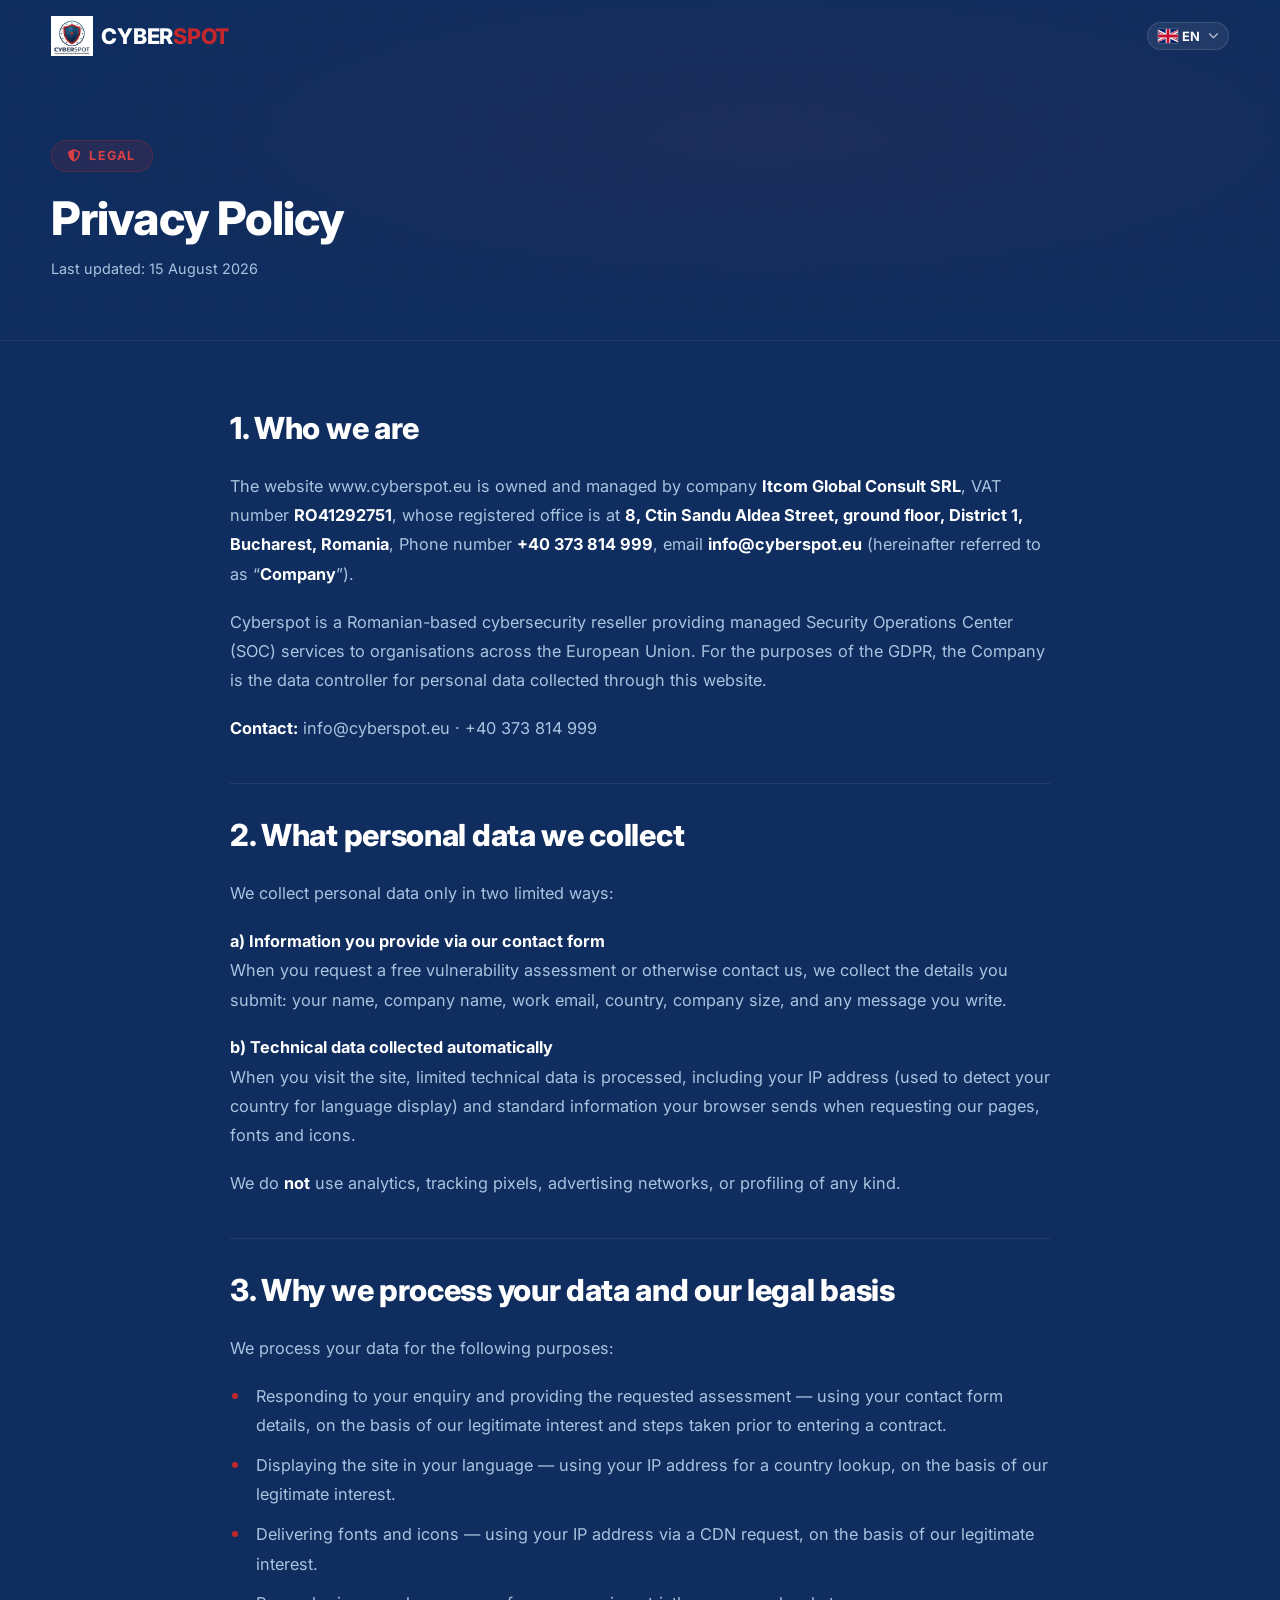
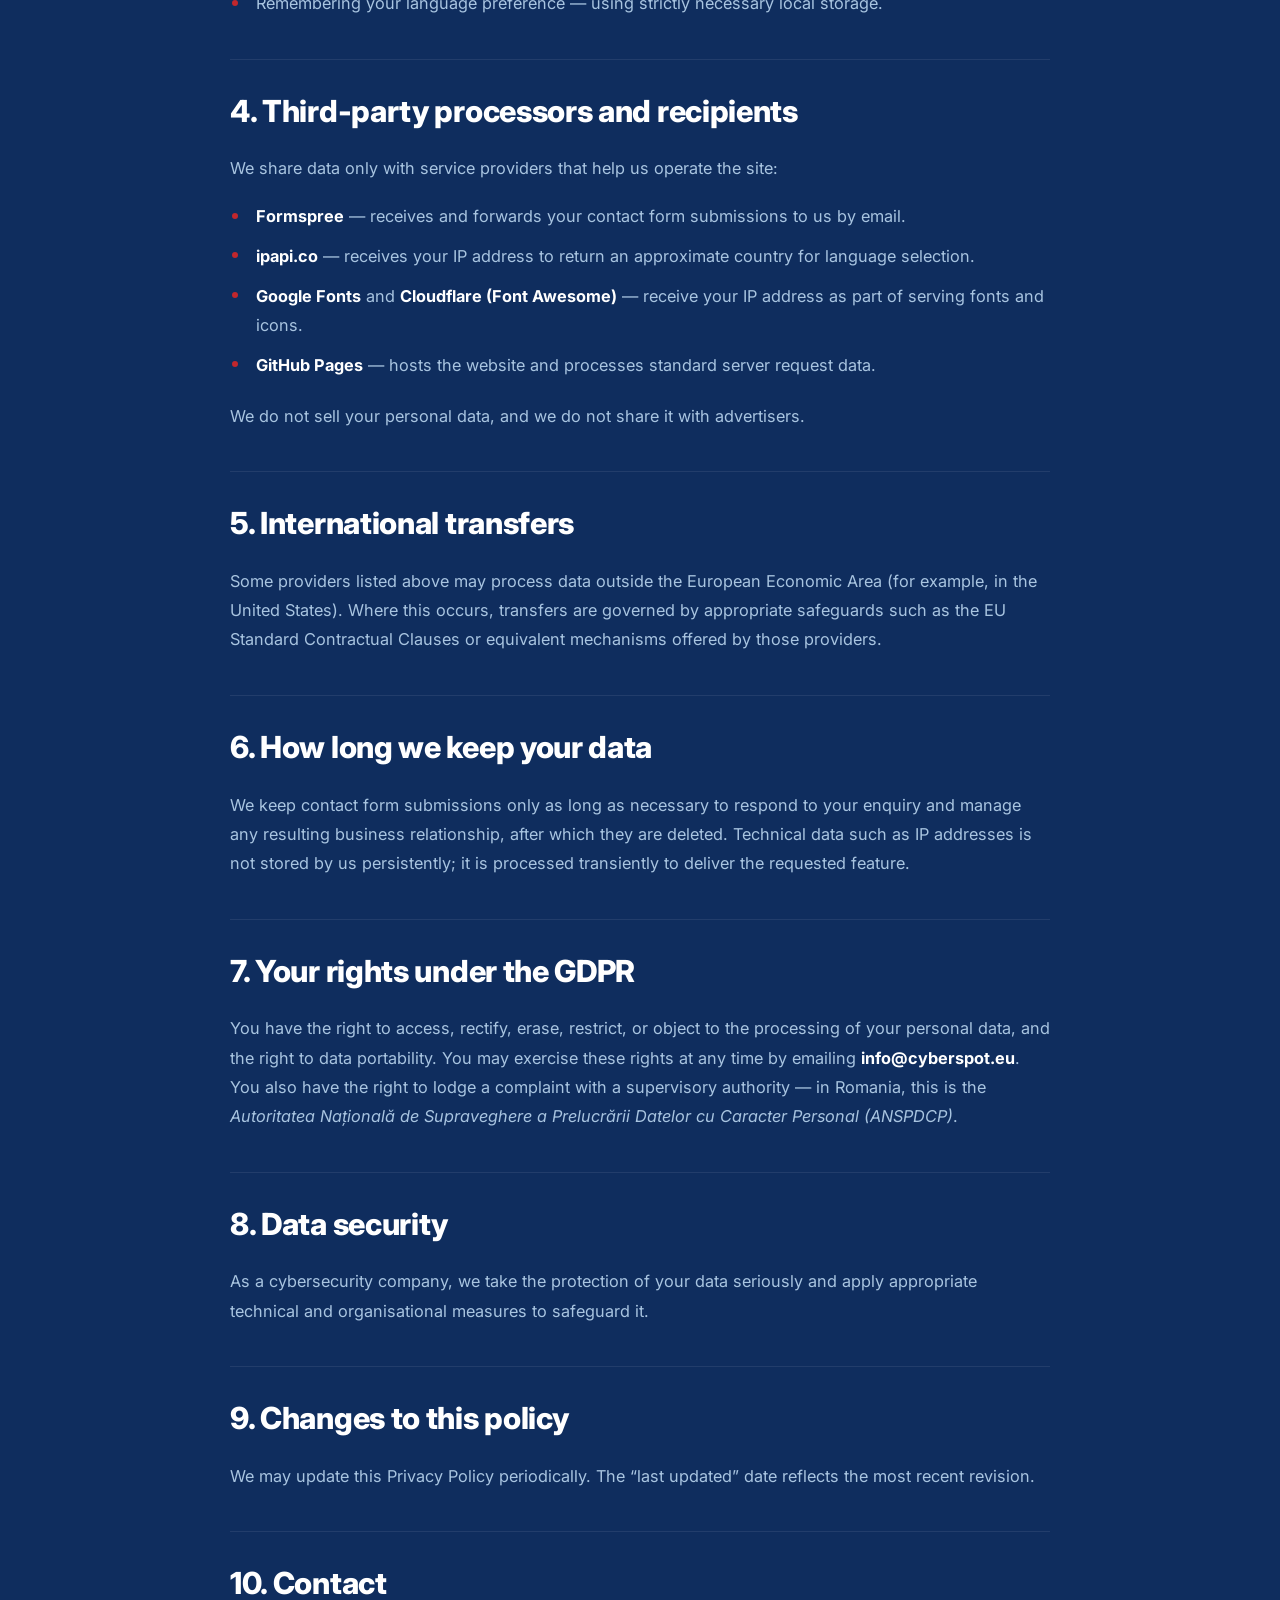
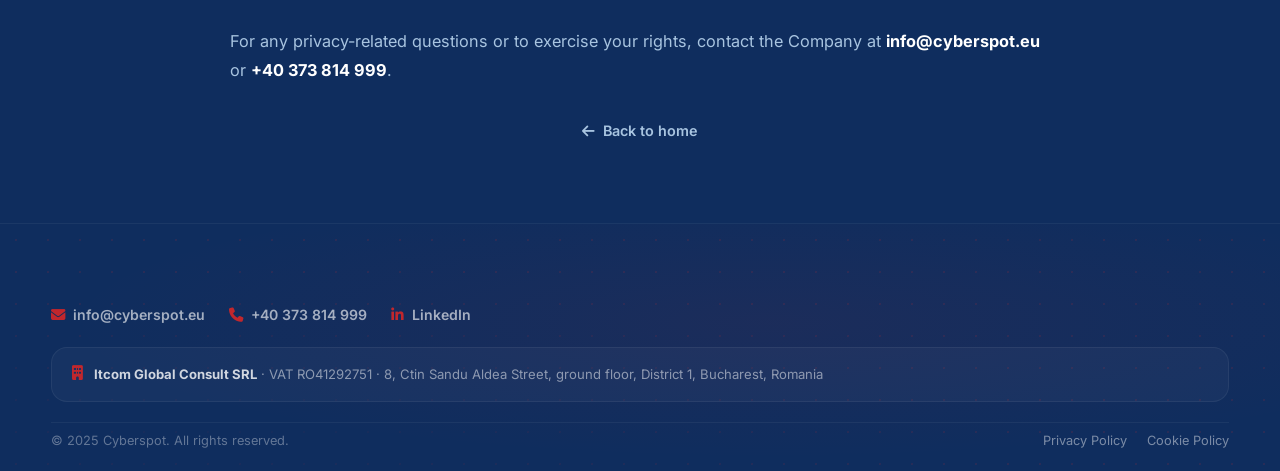
<file: privacy-policy.html>
<!DOCTYPE html>
<html lang="en">
<head>
  <meta charset="UTF-8" />
  <meta name="viewport" content="width=device-width, initial-scale=1.0" />
  <title id="page-title">Privacy Policy | Cyberspot</title>
  <meta id="meta-desc" name="description" content="Privacy Policy for cyberspot.eu — how Itcom Global Consult SRL collects, uses and protects your personal data in compliance with the GDPR." />
  <link rel="canonical" href="https://cyberspot.eu/privacy-policy" />
  <meta name="robots" content="index, follow" />

  <link rel="icon" type="image/svg+xml" href="data:image/svg+xml,<svg xmlns='http://www.w3.org/2000/svg' viewBox='0 0 32 32'><rect width='32' height='32' fill='%230D0D1A' rx='6'/><path d='M16 4 L26 9 L26 16 C26 21.5 21.5 26.3 16 28 C10.5 26.3 6 21.5 6 16 L6 9 Z' fill='%23C0392B'/><circle cx='16' cy='16' r='3.5' fill='%230D0D1A'/></svg>" />

  <link rel="preconnect" href="https://fonts.googleapis.com" />
  <link rel="preconnect" href="https://fonts.gstatic.com" crossorigin />
  <link href="https://fonts.googleapis.com/css2?family=Inter:wght@300;400;600;700;800&display=swap" rel="stylesheet" />
  <link rel="stylesheet" href="https://cdnjs.cloudflare.com/ajax/libs/font-awesome/6.5.0/css/all.min.css" crossorigin="anonymous" />
  <link rel="stylesheet" href="assets/css/styles.css" />
</head>
<body>

<!-- NAVBAR -->
<header id="navbar" role="banner">
  <div class="container">
    <nav class="nav-inner" aria-label="Primary navigation">
      <a href="https://cyberspot.eu/" class="nav-logo" aria-label="Cyberspot home">
        <img src="assets/images/logo-red.png" alt="Cyberspot logo" height="44" />
        <span class="nav-logo-text">CYBER<span>SPOT</span></span>
      </a>
      <div id="lang-switcher" aria-label="Language selector"></div>
    </nav>
  </div>
</header>

<main>
  <section class="lp-hero grid-bg">
    <div class="container">
      <div class="lp-hero-badge"><i class="fa-solid fa-shield-halved" aria-hidden="true"></i> LEGAL</div>
      <h1 class="lp-hero-title" id="policy-title">Privacy Policy</h1>
      <p id="policy-updated" style="color:var(--text-muted);margin-top:0.75rem;font-size:0.9rem;">Last updated: 15 August 2026</p>
    </div>
  </section>

  <section class="lp-article">
    <div class="container">
      <article class="lp-content" id="policy-content">
        <h2>1. Who we are</h2><p>The website www.cyberspot.eu is owned and managed by company <strong>Itcom Global Consult SRL</strong>, VAT number <strong>RO41292751</strong>, whose registered office is at <strong>8, Ctin Sandu Aldea Street, ground floor, District 1, Bucharest, Romania</strong>, Phone number <strong>+40 373 814 999</strong>, email <strong>info@cyberspot.eu</strong> (hereinafter referred to as &ldquo;<strong>Company</strong>&rdquo;).</p><p>Cyberspot is a Romanian-based cybersecurity reseller providing managed Security Operations Center (SOC) services to organisations across the European Union. For the purposes of the GDPR, the Company is the data controller for personal data collected through this website.</p><p><strong>Contact:</strong> info@cyberspot.eu &middot; +40 373 814 999</p><h2>2. What personal data we collect</h2><p>We collect personal data only in two limited ways:</p><p><strong>a) Information you provide via our contact form</strong><br/>When you request a free vulnerability assessment or otherwise contact us, we collect the details you submit: your name, company name, work email, country, company size, and any message you write.</p><p><strong>b) Technical data collected automatically</strong><br/>When you visit the site, limited technical data is processed, including your IP address (used to detect your country for language display) and standard information your browser sends when requesting our pages, fonts and icons.</p><p>We do <strong>not</strong> use analytics, tracking pixels, advertising networks, or profiling of any kind.</p><h2>3. Why we process your data and our legal basis</h2><p>We process your data for the following purposes:</p><ul><li>Responding to your enquiry and providing the requested assessment &mdash; using your contact form details, on the basis of our legitimate interest and steps taken prior to entering a contract.</li><li>Displaying the site in your language &mdash; using your IP address for a country lookup, on the basis of our legitimate interest.</li><li>Delivering fonts and icons &mdash; using your IP address via a CDN request, on the basis of our legitimate interest.</li><li>Remembering your language preference &mdash; using strictly necessary local storage.</li></ul><h2>4. Third-party processors and recipients</h2><p>We share data only with service providers that help us operate the site:</p><ul><li><strong>Formspree</strong> &mdash; receives and forwards your contact form submissions to us by email.</li><li><strong>ipapi.co</strong> &mdash; receives your IP address to return an approximate country for language selection.</li><li><strong>Google Fonts</strong> and <strong>Cloudflare (Font Awesome)</strong> &mdash; receive your IP address as part of serving fonts and icons.</li><li><strong>GitHub Pages</strong> &mdash; hosts the website and processes standard server request data.</li></ul><p>We do not sell your personal data, and we do not share it with advertisers.</p><h2>5. International transfers</h2><p>Some providers listed above may process data outside the European Economic Area (for example, in the United States). Where this occurs, transfers are governed by appropriate safeguards such as the EU Standard Contractual Clauses or equivalent mechanisms offered by those providers.</p><h2>6. How long we keep your data</h2><p>We keep contact form submissions only as long as necessary to respond to your enquiry and manage any resulting business relationship, after which they are deleted. Technical data such as IP addresses is not stored by us persistently; it is processed transiently to deliver the requested feature.</p><h2>7. Your rights under the GDPR</h2><p>You have the right to access, rectify, erase, restrict, or object to the processing of your personal data, and the right to data portability. You may exercise these rights at any time by emailing <strong>info@cyberspot.eu</strong>. You also have the right to lodge a complaint with a supervisory authority &mdash; in Romania, this is the <em>Autoritatea Na&#539;ional&#259; de Supraveghere a Prelucr&#259;rii Datelor cu Caracter Personal (ANSPDCP)</em>.</p><h2>8. Data security</h2><p>As a cybersecurity company, we take the protection of your data seriously and apply appropriate technical and organisational measures to safeguard it.</p><h2>9. Changes to this policy</h2><p>We may update this Privacy Policy periodically. The &ldquo;last updated&rdquo; date reflects the most recent revision.</p><h2>10. Contact</h2><p>For any privacy-related questions or to exercise your rights, contact the Company at <strong>info@cyberspot.eu</strong> or <strong>+40 373 814 999</strong>.</p>
      </article>
      <div class="lp-back">
        <a href="https://cyberspot.eu/" id="policy-back"><i class="fa-solid fa-arrow-left" aria-hidden="true"></i> Back to home</a>
      </div>
    </div>
  </section>
</main>

<footer class="grid-bg" role="contentinfo">
  <div class="container">
        <div class="footer-bottom" style="border-top:none;flex-direction:column;gap:1.25rem;align-items:stretch;">
      <div class="footer-simple-contact">
        <a href="mailto:info@cyberspot.eu"><i class="fa-solid fa-envelope" aria-hidden="true"></i> info@cyberspot.eu</a>
        <a href="tel:+40373814999"><i class="fa-solid fa-phone" aria-hidden="true"></i> +40 373 814 999</a>
        <a href="https://www.linkedin.com/company/cyberspot-eu/" target="_blank" rel="noopener noreferrer" aria-label="Cyberspot on LinkedIn"><i class="fa-brands fa-linkedin-in" aria-hidden="true"></i> LinkedIn</a>
      </div>
      <div class="footer-legal" style="margin-top:0;">
        <i class="fa-solid fa-building" aria-hidden="true"></i>
        <span><strong>Itcom Global Consult SRL</strong> · VAT RO41292751 · 8, Ctin Sandu Aldea Street, ground floor, District 1, Bucharest, Romania</span>
      </div>
      <div style="display:flex;justify-content:space-between;flex-wrap:wrap;gap:0.75rem;font-size:0.8rem;color:rgba(255,255,255,0.35);padding-top:0.5rem;border-top:1px solid rgba(255,255,255,0.05);">
        <span>© 2025 Cyberspot. All rights reserved.</span>
        <span style="display:flex;gap:1.25rem;">
          <a href="privacy-policy.html" style="color:rgba(255,255,255,0.45);">Privacy Policy</a>
          <a href="cookie-policy.html" style="color:rgba(255,255,255,0.45);">Cookie Policy</a>
        </span>
      </div>
    </div>
  </div>
</footer>

<script>
// Policy content for all languages
const POLICY = {"en": {"page_title": "Privacy Policy | Cyberspot", "title": "Privacy Policy", "updated": "Last updated: 15 August 2026", "back": "Back to home", "meta_desc": "Privacy Policy for cyberspot.eu — how Itcom Global Consult SRL collects, uses and protects your personal data in compliance with the GDPR.", "sections": "<h2>1. Who we are</h2><p>The website www.cyberspot.eu is owned and managed by company <strong>Itcom Global Consult SRL</strong>, VAT number <strong>RO41292751</strong>, whose registered office is at <strong>8, Ctin Sandu Aldea Street, ground floor, District 1, Bucharest, Romania</strong>, Phone number <strong>+40 373 814 999</strong>, email <strong>info@cyberspot.eu</strong> (hereinafter referred to as &ldquo;<strong>Company</strong>&rdquo;).</p><p>Cyberspot is a Romanian-based cybersecurity reseller providing managed Security Operations Center (SOC) services to organisations across the European Union. For the purposes of the GDPR, the Company is the data controller for personal data collected through this website.</p><p><strong>Contact:</strong> info@cyberspot.eu &middot; +40 373 814 999</p><h2>2. What personal data we collect</h2><p>We collect personal data only in two limited ways:</p><p><strong>a) Information you provide via our contact form</strong><br/>When you request a free vulnerability assessment or otherwise contact us, we collect the details you submit: your name, company name, work email, country, company size, and any message you write.</p><p><strong>b) Technical data collected automatically</strong><br/>When you visit the site, limited technical data is processed, including your IP address (used to detect your country for language display) and standard information your browser sends when requesting our pages, fonts and icons.</p><p>We do <strong>not</strong> use analytics, tracking pixels, advertising networks, or profiling of any kind.</p><h2>3. Why we process your data and our legal basis</h2><p>We process your data for the following purposes:</p><ul><li>Responding to your enquiry and providing the requested assessment &mdash; using your contact form details, on the basis of our legitimate interest and steps taken prior to entering a contract.</li><li>Displaying the site in your language &mdash; using your IP address for a country lookup, on the basis of our legitimate interest.</li><li>Delivering fonts and icons &mdash; using your IP address via a CDN request, on the basis of our legitimate interest.</li><li>Remembering your language preference &mdash; using strictly necessary local storage.</li></ul><h2>4. Third-party processors and recipients</h2><p>We share data only with service providers that help us operate the site:</p><ul><li><strong>Formspree</strong> &mdash; receives and forwards your contact form submissions to us by email.</li><li><strong>ipapi.co</strong> &mdash; receives your IP address to return an approximate country for language selection.</li><li><strong>Google Fonts</strong> and <strong>Cloudflare (Font Awesome)</strong> &mdash; receive your IP address as part of serving fonts and icons.</li><li><strong>GitHub Pages</strong> &mdash; hosts the website and processes standard server request data.</li></ul><p>We do not sell your personal data, and we do not share it with advertisers.</p><h2>5. International transfers</h2><p>Some providers listed above may process data outside the European Economic Area (for example, in the United States). Where this occurs, transfers are governed by appropriate safeguards such as the EU Standard Contractual Clauses or equivalent mechanisms offered by those providers.</p><h2>6. How long we keep your data</h2><p>We keep contact form submissions only as long as necessary to respond to your enquiry and manage any resulting business relationship, after which they are deleted. Technical data such as IP addresses is not stored by us persistently; it is processed transiently to deliver the requested feature.</p><h2>7. Your rights under the GDPR</h2><p>You have the right to access, rectify, erase, restrict, or object to the processing of your personal data, and the right to data portability. You may exercise these rights at any time by emailing <strong>info@cyberspot.eu</strong>. You also have the right to lodge a complaint with a supervisory authority &mdash; in Romania, this is the <em>Autoritatea Na&#539;ional&#259; de Supraveghere a Prelucr&#259;rii Datelor cu Caracter Personal (ANSPDCP)</em>.</p><h2>8. Data security</h2><p>As a cybersecurity company, we take the protection of your data seriously and apply appropriate technical and organisational measures to safeguard it.</p><h2>9. Changes to this policy</h2><p>We may update this Privacy Policy periodically. The &ldquo;last updated&rdquo; date reflects the most recent revision.</p><h2>10. Contact</h2><p>For any privacy-related questions or to exercise your rights, contact the Company at <strong>info@cyberspot.eu</strong> or <strong>+40 373 814 999</strong>.</p>"}, "fr": {"page_title": "Politique de Confidentialité | Cyberspot", "title": "Politique de Confidentialité", "updated": "Dernière mise à jour : 15 août 2026", "back": "Retour à l'accueil", "meta_desc": "Politique de confidentialité de cyberspot.eu — comment Itcom Global Consult SRL collecte, utilise et protège vos données personnelles conformément au RGPD.", "sections": "<h2>1. Qui sommes-nous</h2><p>Le site www.cyberspot.eu est détenu et géré par la société <strong>Itcom Global Consult SRL</strong>, numéro de TVA <strong>RO41292751</strong>, dont le siège social est situé au <strong>8, rue Ctin Sandu Aldea, rez-de-chaussée, Secteur 1, Bucarest, Roumanie</strong>, numéro de téléphone <strong>+40 373 814 999</strong>, e-mail <strong>info@cyberspot.eu</strong> (ci-après dénommée la &laquo;&nbsp;<strong>Société</strong>&nbsp;&raquo;).</p><p>Cyberspot est un revendeur de cybersécurité basé en Roumanie, fournissant des services gérés de Centre d'Opérations de Sécurité (SOC) aux organisations de toute l'Union européenne. Au sens du RGPD, la Société est le responsable du traitement des données personnelles collectées via ce site.</p><p><strong>Contact :</strong> info@cyberspot.eu &middot; +40 373 814 999</p><h2>2. Quelles données personnelles nous collectons</h2><p>Nous collectons des données personnelles uniquement de deux manières limitées :</p><p><strong>a) Les informations que vous fournissez via notre formulaire de contact</strong><br/>Lorsque vous demandez une évaluation de vulnérabilité gratuite ou que vous nous contactez, nous collectons les informations que vous soumettez : votre nom, le nom de votre entreprise, votre e-mail professionnel, votre pays, la taille de votre entreprise et tout message que vous rédigez.</p><p><strong>b) Les données techniques collectées automatiquement</strong><br/>Lorsque vous visitez le site, des données techniques limitées sont traitées, notamment votre adresse IP (utilisée pour détecter votre pays afin d'afficher la langue) et les informations standard que votre navigateur envoie lors de la demande de nos pages, polices et icônes.</p><p>Nous n'utilisons <strong>aucun</strong> outil d'analyse, pixel de suivi, réseau publicitaire ou profilage.</p><h2>3. Pourquoi nous traitons vos données et notre base légale</h2><p>Nous traitons vos données aux fins suivantes :</p><ul><li>Répondre à votre demande et fournir l'évaluation demandée &mdash; à partir des informations de votre formulaire de contact, sur la base de notre intérêt légitime et des mesures précontractuelles.</li><li>Afficher le site dans votre langue &mdash; à partir de votre adresse IP pour une localisation par pays, sur la base de notre intérêt légitime.</li><li>Fournir les polices et icônes &mdash; à partir de votre adresse IP via une requête CDN, sur la base de notre intérêt légitime.</li><li>Mémoriser votre préférence de langue &mdash; via un stockage local strictement nécessaire.</li></ul><h2>4. Sous-traitants et destinataires tiers</h2><p>Nous partageons vos données uniquement avec les prestataires qui nous aident à exploiter le site :</p><ul><li><strong>Formspree</strong> &mdash; reçoit et nous transmet par e-mail les soumissions de votre formulaire de contact.</li><li><strong>ipapi.co</strong> &mdash; reçoit votre adresse IP pour renvoyer un pays approximatif afin de sélectionner la langue.</li><li><strong>Google Fonts</strong> et <strong>Cloudflare (Font Awesome)</strong> &mdash; reçoivent votre adresse IP dans le cadre de la fourniture des polices et icônes.</li><li><strong>GitHub Pages</strong> &mdash; héberge le site et traite les données standard des requêtes serveur.</li></ul><p>Nous ne vendons pas vos données personnelles et ne les partageons pas avec des annonceurs.</p><h2>5. Transferts internationaux</h2><p>Certains prestataires mentionnés ci-dessus peuvent traiter des données en dehors de l'Espace économique européen (par exemple, aux États-Unis). Le cas échéant, ces transferts sont encadrés par des garanties appropriées telles que les Clauses Contractuelles Types de l'UE ou des mécanismes équivalents proposés par ces prestataires.</p><h2>6. Combien de temps nous conservons vos données</h2><p>Nous conservons les soumissions du formulaire de contact uniquement le temps nécessaire pour répondre à votre demande et gérer toute relation commerciale qui en découle, après quoi elles sont supprimées. Les données techniques telles que les adresses IP ne sont pas stockées de manière persistante ; elles sont traitées de façon transitoire pour fournir la fonctionnalité demandée.</p><h2>7. Vos droits au titre du RGPD</h2><p>Vous disposez du droit d'accès, de rectification, d'effacement, de limitation et d'opposition au traitement de vos données personnelles, ainsi que du droit à la portabilité. Vous pouvez exercer ces droits à tout moment en écrivant à <strong>info@cyberspot.eu</strong>. Vous avez également le droit d'introduire une réclamation auprès d'une autorité de contrôle &mdash; en Roumanie, il s'agit de l'<em>Autoritatea Na&#539;ional&#259; de Supraveghere a Prelucr&#259;rii Datelor cu Caracter Personal (ANSPDCP)</em>.</p><h2>8. Sécurité des données</h2><p>En tant qu'entreprise de cybersécurité, nous prenons la protection de vos données au sérieux et appliquons des mesures techniques et organisationnelles appropriées pour les protéger.</p><h2>9. Modifications de cette politique</h2><p>Nous pouvons mettre à jour cette Politique de Confidentialité périodiquement. La date de &laquo;&nbsp;dernière mise à jour&nbsp;&raquo; reflète la révision la plus récente.</p><h2>10. Contact</h2><p>Pour toute question relative à la confidentialité ou pour exercer vos droits, contactez la Société à <strong>info@cyberspot.eu</strong> ou au <strong>+40 373 814 999</strong>.</p>"}, "nl": {"page_title": "Privacybeleid | Cyberspot", "title": "Privacybeleid", "updated": "Laatst bijgewerkt: 15 augustus 2026", "back": "Terug naar home", "meta_desc": "Privacybeleid voor cyberspot.eu — hoe Itcom Global Consult SRL uw persoonsgegevens verzamelt, gebruikt en beschermt in overeenstemming met de AVG.", "sections": "<h2>1. Wie wij zijn</h2><p>De website www.cyberspot.eu is eigendom van en wordt beheerd door het bedrijf <strong>Itcom Global Consult SRL</strong>, btw-nummer <strong>RO41292751</strong>, met maatschappelijke zetel te <strong>8, Ctin Sandu Aldea Street, gelijkvloers, District 1, Boekarest, Roemenië</strong>, telefoonnummer <strong>+40 373 814 999</strong>, e-mail <strong>info@cyberspot.eu</strong> (hierna &ldquo;<strong>Bedrijf</strong>&rdquo; genoemd).</p><p>Cyberspot is een in Roemenië gevestigde cybersecurity-reseller die beheerde Security Operations Center (SOC)-diensten levert aan organisaties in de hele Europese Unie. In de zin van de AVG is het Bedrijf de verwerkingsverantwoordelijke voor persoonsgegevens die via deze website worden verzameld.</p><p><strong>Contact:</strong> info@cyberspot.eu &middot; +40 373 814 999</p><h2>2. Welke persoonsgegevens wij verzamelen</h2><p>Wij verzamelen persoonsgegevens slechts op twee beperkte manieren:</p><p><strong>a) Informatie die u verstrekt via ons contactformulier</strong><br/>Wanneer u een gratis kwetsbaarheidsanalyse aanvraagt of anderszins contact met ons opneemt, verzamelen wij de gegevens die u indient: uw naam, bedrijfsnaam, zakelijk e-mailadres, land, bedrijfsgrootte en eventuele berichten die u schrijft.</p><p><strong>b) Technische gegevens die automatisch worden verzameld</strong><br/>Wanneer u de site bezoekt, worden beperkte technische gegevens verwerkt, waaronder uw IP-adres (gebruikt om uw land te detecteren voor de taalweergave) en standaardinformatie die uw browser verzendt bij het opvragen van onze pagina's, lettertypen en pictogrammen.</p><p>Wij gebruiken <strong>geen</strong> analyse, tracking-pixels, advertentienetwerken of profilering van welke aard dan ook.</p><h2>3. Waarom wij uw gegevens verwerken en onze rechtsgrond</h2><p>Wij verwerken uw gegevens voor de volgende doeleinden:</p><ul><li>Reageren op uw aanvraag en het leveren van de gevraagde analyse &mdash; op basis van uw contactformuliergegevens, op grond van ons gerechtvaardigd belang en precontractuele stappen.</li><li>De site in uw taal weergeven &mdash; op basis van uw IP-adres voor een landbepaling, op grond van ons gerechtvaardigd belang.</li><li>Lettertypen en pictogrammen leveren &mdash; op basis van uw IP-adres via een CDN-verzoek, op grond van ons gerechtvaardigd belang.</li><li>Uw taalvoorkeur onthouden &mdash; via strikt noodzakelijke lokale opslag.</li></ul><h2>4. Externe verwerkers en ontvangers</h2><p>Wij delen gegevens alleen met dienstverleners die ons helpen de site te exploiteren:</p><ul><li><strong>Formspree</strong> &mdash; ontvangt en stuurt uw contactformulierinzendingen per e-mail naar ons door.</li><li><strong>ipapi.co</strong> &mdash; ontvangt uw IP-adres om een benaderend land terug te geven voor de taalkeuze.</li><li><strong>Google Fonts</strong> en <strong>Cloudflare (Font Awesome)</strong> &mdash; ontvangen uw IP-adres als onderdeel van het leveren van lettertypen en pictogrammen.</li><li><strong>GitHub Pages</strong> &mdash; host de website en verwerkt standaard serververzoekgegevens.</li></ul><p>Wij verkopen uw persoonsgegevens niet en delen deze niet met adverteerders.</p><h2>5. Internationale doorgiften</h2><p>Sommige hierboven vermelde aanbieders kunnen gegevens verwerken buiten de Europese Economische Ruimte (bijvoorbeeld in de Verenigde Staten). Waar dit gebeurt, worden doorgiften geregeld door passende waarborgen zoals de EU-modelcontractbepalingen of gelijkwaardige mechanismen die deze aanbieders bieden.</p><h2>6. Hoe lang wij uw gegevens bewaren</h2><p>Wij bewaren contactformulierinzendingen slechts zolang als nodig is om op uw aanvraag te reageren en een eventuele zakelijke relatie te beheren, waarna ze worden verwijderd. Technische gegevens zoals IP-adressen worden door ons niet blijvend opgeslagen; ze worden tijdelijk verwerkt om de gevraagde functie te leveren.</p><h2>7. Uw rechten onder de AVG</h2><p>U hebt het recht op inzage, rectificatie, wissing, beperking en bezwaar tegen de verwerking van uw persoonsgegevens, evenals het recht op gegevensoverdraagbaarheid. U kunt deze rechten te allen tijde uitoefenen door te mailen naar <strong>info@cyberspot.eu</strong>. U hebt ook het recht om een klacht in te dienen bij een toezichthoudende autoriteit &mdash; in Roemenië is dit de <em>Autoritatea Na&#539;ional&#259; de Supraveghere a Prelucr&#259;rii Datelor cu Caracter Personal (ANSPDCP)</em>.</p><h2>8. Gegevensbeveiliging</h2><p>Als cybersecuritybedrijf nemen wij de bescherming van uw gegevens serieus en passen wij passende technische en organisatorische maatregelen toe om deze te beschermen.</p><h2>9. Wijzigingen in dit beleid</h2><p>Wij kunnen dit Privacybeleid periodiek bijwerken. De datum van &ldquo;laatst bijgewerkt&rdquo; weerspiegelt de meest recente herziening.</p><h2>10. Contact</h2><p>Voor privacygerelateerde vragen of om uw rechten uit te oefenen, neem contact op met het Bedrijf via <strong>info@cyberspot.eu</strong> of <strong>+40 373 814 999</strong>.</p>"}, "ro": {"page_title": "Politică de Confidențialitate | Cyberspot", "title": "Politică de Confidențialitate", "updated": "Ultima actualizare: 15 august 2026", "back": "Înapoi la pagina principală", "meta_desc": "Politica de confidențialitate pentru cyberspot.eu — cum Itcom Global Consult SRL colectează, utilizează și protejează datele dvs. personale în conformitate cu GDPR.", "sections": "<h2>1. Cine suntem</h2><p>Site-ul www.cyberspot.eu este deținut și administrat de societatea <strong>Itcom Global Consult SRL</strong>, cod TVA <strong>RO41292751</strong>, cu sediul social în <strong>Str. Ctin Sandu Aldea nr. 8, parter, Sector 1, București, România</strong>, număr de telefon <strong>+40 373 814 999</strong>, e-mail <strong>info@cyberspot.eu</strong> (denumită în continuare &bdquo;<strong>Societatea</strong>&rdquo;).</p><p>Cyberspot este un reseller de securitate cibernetică cu sediul în România, care furnizează servicii gestionate de Centru de Operațiuni de Securitate (SOC) organizațiilor din întreaga Uniune Europeană. În sensul GDPR, Societatea este operatorul de date pentru datele personale colectate prin acest site.</p><p><strong>Contact:</strong> info@cyberspot.eu &middot; +40 373 814 999</p><h2>2. Ce date personale colectăm</h2><p>Colectăm date personale doar în două moduri limitate:</p><p><strong>a) Informațiile pe care le furnizați prin formularul nostru de contact</strong><br/>Atunci când solicitați o evaluare gratuită a vulnerabilităților sau ne contactați în alt mod, colectăm datele pe care le transmiteți: numele dvs., numele companiei, e-mailul de serviciu, țara, dimensiunea companiei și orice mesaj pe care îl scrieți.</p><p><strong>b) Date tehnice colectate automat</strong><br/>Atunci când vizitați site-ul, sunt prelucrate date tehnice limitate, inclusiv adresa dvs. IP (utilizată pentru a detecta țara dvs. în vederea afișării limbii) și informațiile standard pe care browserul dvs. le trimite la solicitarea paginilor, fonturilor și pictogramelor noastre.</p><p><strong>Nu</strong> utilizăm analize, pixeli de urmărire, rețele de publicitate sau profilare de niciun fel.</p><h2>3. De ce prelucrăm datele dvs. și temeiul nostru legal</h2><p>Prelucrăm datele dvs. în următoarele scopuri:</p><ul><li>Răspunsul la solicitarea dvs. și furnizarea evaluării solicitate &mdash; pe baza datelor din formularul de contact, în temeiul interesului nostru legitim și al demersurilor precontractuale.</li><li>Afișarea site-ului în limba dvs. &mdash; pe baza adresei IP pentru identificarea țării, în temeiul interesului nostru legitim.</li><li>Furnizarea fonturilor și pictogramelor &mdash; pe baza adresei IP printr-o cerere CDN, în temeiul interesului nostru legitim.</li><li>Memorarea preferinței dvs. de limbă &mdash; prin stocare locală strict necesară.</li></ul><h2>4. Persoane împuternicite și destinatari terți</h2><p>Partajăm date doar cu furnizorii de servicii care ne ajută să operăm site-ul:</p><ul><li><strong>Formspree</strong> &mdash; primește și ne transmite prin e-mail formularele de contact completate.</li><li><strong>ipapi.co</strong> &mdash; primește adresa dvs. IP pentru a returna o țară aproximativă în vederea selectării limbii.</li><li><strong>Google Fonts</strong> și <strong>Cloudflare (Font Awesome)</strong> &mdash; primesc adresa dvs. IP ca parte a furnizării fonturilor și pictogramelor.</li><li><strong>GitHub Pages</strong> &mdash; găzduiește site-ul și prelucrează datele standard ale cererilor de server.</li></ul><p>Nu vindem datele dvs. personale și nu le partajăm cu agenți de publicitate.</p><h2>5. Transferuri internaționale</h2><p>Unii furnizori enumerați mai sus pot prelucra date în afara Spațiului Economic European (de exemplu, în Statele Unite). Acolo unde acest lucru se întâmplă, transferurile sunt guvernate de garanții adecvate, cum ar fi Clauzele Contractuale Standard ale UE sau mecanisme echivalente oferite de acești furnizori.</p><h2>6. Cât timp păstrăm datele dvs.</h2><p>Păstrăm formularele de contact completate doar atât timp cât este necesar pentru a răspunde solicitării dvs. și pentru a gestiona orice relație de afaceri rezultată, după care acestea sunt șterse. Datele tehnice, cum ar fi adresele IP, nu sunt stocate de noi în mod permanent; ele sunt prelucrate tranzitoriu pentru a furniza funcția solicitată.</p><h2>7. Drepturile dvs. conform GDPR</h2><p>Aveți dreptul de acces, rectificare, ștergere, restricționare și opoziție la prelucrarea datelor dvs. personale, precum și dreptul la portabilitatea datelor. Vă puteți exercita aceste drepturi în orice moment scriind la <strong>info@cyberspot.eu</strong>. Aveți, de asemenea, dreptul de a depune o plângere la o autoritate de supraveghere &mdash; în România, aceasta este <em>Autoritatea Na&#539;ional&#259; de Supraveghere a Prelucr&#259;rii Datelor cu Caracter Personal (ANSPDCP)</em>.</p><h2>8. Securitatea datelor</h2><p>În calitate de companie de securitate cibernetică, luăm în serios protecția datelor dvs. și aplicăm măsuri tehnice și organizatorice adecvate pentru a le proteja.</p><h2>9. Modificări ale acestei politici</h2><p>Putem actualiza periodic această Politică de Confidențialitate. Data &bdquo;ultimei actualizări&rdquo; reflectă cea mai recentă revizuire.</p><h2>10. Contact</h2><p>Pentru orice întrebări legate de confidențialitate sau pentru a vă exercita drepturile, contactați Societatea la <strong>info@cyberspot.eu</strong> sau la <strong>+40 373 814 999</strong>.</p>"}};

const LANGS = {
  en: { label:'EN', flag:'gb' }, fr: { label:'FR', flag:'fr' },
  nl: { label:'NL', flag:'nl' }, ro: { label:'RO', flag:'ro' }
};
const FLAGS = {
  gb: 'data:image/svg+xml;base64,' + btoa('<svg xmlns="http://www.w3.org/2000/svg" viewBox="0 0 60 30" width="60" height="30"><clipPath id="s"><path d="M0,0 v30 h60 v-30 z"/></clipPath><clipPath id="t"><path d="M30,15 h30 v15 z v15 h-30 z h-30 v-15 z v-15 h30 z"/></clipPath><g clip-path="url(#s)"><path d="M0,0 v30 h60 v-30 z" fill="#012169"/><path d="M0,0 L60,30 M60,0 L0,30" stroke="#fff" stroke-width="6"/><path d="M0,0 L60,30 M60,0 L0,30" clip-path="url(#t)" stroke="#C8102E" stroke-width="4"/><path d="M30,0 v30 M0,15 h60" stroke="#fff" stroke-width="10"/><path d="M30,0 v30 M0,15 h60" stroke="#C8102E" stroke-width="6"/></g></svg>'),
  fr: 'data:image/svg+xml;base64,' + btoa('<svg xmlns="http://www.w3.org/2000/svg" viewBox="0 0 3 2" width="60" height="40"><rect width="1" height="2" x="0" fill="#0055A4"/><rect width="1" height="2" x="1" fill="#fff"/><rect width="1" height="2" x="2" fill="#EF4135"/></svg>'),
  nl: 'data:image/svg+xml;base64,' + btoa('<svg xmlns="http://www.w3.org/2000/svg" viewBox="0 0 3 2" width="60" height="40"><rect width="3" height="2" fill="#fff"/><rect width="3" height="0.667" y="0" fill="#AE1C28"/><rect width="3" height="0.667" y="1.333" fill="#21468B"/></svg>'),
  ro: 'data:image/svg+xml;base64,' + btoa('<svg xmlns="http://www.w3.org/2000/svg" viewBox="0 0 3 2" width="60" height="40"><rect width="1" height="2" x="0" fill="#002B7F"/><rect width="1" height="2" x="1" fill="#FCD116"/><rect width="1" height="2" x="2" fill="#CE1126"/></svg>')
};

function applyLang(lang) {
  if (!POLICY[lang]) lang = 'en';
  const p = POLICY[lang];
  document.getElementById('policy-title').textContent = p.title;
  document.getElementById('policy-updated').textContent = p.updated;
  document.getElementById('policy-content').innerHTML = p.sections;
  document.getElementById('policy-back').innerHTML = '<i class="fa-solid fa-arrow-left" aria-hidden="true"></i> ' + p.back;
  document.getElementById('page-title').textContent = p.page_title;
  document.getElementById('meta-desc').setAttribute('content', p.meta_desc);
  document.documentElement.lang = lang;
  localStorage.setItem('cs_lang', lang);
  const cur = document.getElementById('lang-current');
  if (cur) cur.innerHTML = '<img class="lang-flag-img" src="'+FLAGS[LANGS[lang].flag]+'" alt="" /> '+LANGS[lang].label+' <i class="fa-solid fa-chevron-down" style="font-size:0.65rem;margin-left:3px;opacity:0.7;"></i>';
  document.querySelectorAll('.lang-option').forEach(o => o.classList.toggle('active', o.dataset.lang === lang));
}

function detectLang() {
  try {
    const u = new URLSearchParams(location.search).get('lang');
    if (u && LANGS[u.toLowerCase()]) return u.toLowerCase();
  } catch(e){}
  const s = localStorage.getItem('cs_lang');
  if (s && LANGS[s]) return s;
  const b = (navigator.language||'').slice(0,2).toLowerCase();
  if (LANGS[b]) return b;
  return 'en';
}

function buildSwitcher() {
  const w = document.getElementById('lang-switcher');
  w.innerHTML = '<button id="lang-current" class="lang-current" aria-haspopup="listbox" aria-expanded="false" aria-label="Select language"><img class="lang-flag-img" src="'+FLAGS.gb+'" alt="" /> EN <i class="fa-solid fa-chevron-down" style="font-size:0.65rem;margin-left:3px;opacity:0.7;"></i></button>' +
    '<ul class="lang-dropdown" role="listbox">' +
    Object.entries(LANGS).map(([c,l]) => '<li><button class="lang-option" data-lang="'+c+'" role="option"><img class="lang-flag-img" src="'+FLAGS[l.flag]+'" alt="" /><span class="lang-name">'+l.label+'</span></button></li>').join('') +
    '</ul>';
  const btn = document.getElementById('lang-current');
  btn.addEventListener('click', e => { e.stopPropagation(); const o = w.classList.toggle('open'); btn.setAttribute('aria-expanded', o); });
  document.addEventListener('click', () => { w.classList.remove('open'); btn.setAttribute('aria-expanded', false); });
  w.querySelectorAll('.lang-option').forEach(o => o.addEventListener('click', e => { e.stopPropagation(); applyLang(o.dataset.lang); w.classList.remove('open'); }));
}

// Navbar scroll
window.addEventListener('scroll', () => {
  document.getElementById('navbar').classList.toggle('scrolled', window.scrollY > 80);
}, { passive: true });

buildSwitcher();
applyLang(detectLang());
</script>

</body>
</html>
</file>
<file: assets/css/styles.css>
/* ============================================================
   CYBERSPOT — styles.css
   Premium dark-theme cybersecurity aesthetic
   ============================================================ */

/* ── Google Fonts ── */
@import url('https://fonts.googleapis.com/css2?family=Inter:wght@300;400;600;700;800&display=swap');

/* ── CSS Custom Properties ── */
:root {
  --primary:      #C1272D;
  --primary-dark: #8f1c21;
  --accent:       #D94045;
  --navy:         #1B4F8A;
  --bg:           #0F2D5E;
  --bg-card:      #163770;
  --bg-card-2:    #0d2450;
  --text-light:   #FFFFFF;
  --text-muted:   #A8C4E0;
  --text-dark:    #2C2C2C;
  --border:       rgba(193,39,45,0.28);
  --glow:         0 0 24px rgba(193,39,45,0.40);
  --glow-sm:      0 0 12px rgba(193,39,45,0.28);

  /* service card accent colors */
  --c-gold:   #C1272D;
  --c-red:    #C1272D;
  --c-blue:   #4A90D9;
  --c-green:  #2E9E6B;

  --radius:   8px;
  --radius-lg:16px;
  --transition: 0.3s ease;
  --font: 'Inter', system-ui, sans-serif;
}

/* ── Reset ── */
*, *::before, *::after { box-sizing: border-box; margin: 0; padding: 0; }
html { scroll-behavior: smooth; }
body {
  font-family: var(--font);
  background: var(--bg);
  color: var(--text-light);
  line-height: 1.6;
  overflow-x: hidden;
}
img { max-width: 100%; height: auto; display: block; }
a { color: inherit; text-decoration: none; }
ul { list-style: none; }
button { cursor: pointer; font-family: var(--font); border: none; }

/* ── Utilities ── */
.container {
  width: 92%;
  max-width: 1200px;
  margin: 0 auto;
}
.section-label {
  display: inline-block;
  font-size: 0.72rem;
  font-weight: 700;
  letter-spacing: 0.15em;
  text-transform: uppercase;
  color: var(--primary);
  margin-bottom: 0.75rem;
}
.section-title {
  font-size: clamp(1.75rem, 4vw, 2.6rem);
  font-weight: 800;
  line-height: 1.15;
  margin-bottom: 1rem;
}
.section-sub {
  font-size: 1.05rem;
  color: var(--text-muted);
  max-width: 600px;
  line-height: 1.7;
}
.btn {
  display: inline-flex;
  align-items: center;
  gap: 0.5rem;
  padding: 0.75rem 1.75rem;
  border-radius: 50px;
  font-weight: 700;
  font-size: 0.9rem;
  letter-spacing: 0.02em;
  transition: all var(--transition);
}
.btn-primary {
  background: var(--primary);
  color: #fff;
  box-shadow: 0 4px 18px rgba(192,57,43,0.4);
}
.btn-primary:hover {
  background: var(--accent);
  transform: translateY(-2px);
  box-shadow: 0 8px 28px rgba(231,76,60,0.5);
}
.btn-outline {
  background: transparent;
  color: #fff;
  border: 2px solid rgba(255,255,255,0.4);
}
.btn-outline:hover {
  border-color: var(--primary);
  color: var(--primary);
  transform: translateY(-2px);
}

/* ── Scroll-reveal ── */
.reveal {
  opacity: 0;
  transform: translateY(28px);
  transition: opacity 0.65s ease, transform 0.65s ease;
}
.reveal.visible {
  opacity: 1;
  transform: translateY(0);
}
.reveal-delay-1 { transition-delay: 0.1s; }
.reveal-delay-2 { transition-delay: 0.2s; }
.reveal-delay-3 { transition-delay: 0.3s; }
.reveal-delay-4 { transition-delay: 0.4s; }

/* ============================================================
   ANIMATED DOT-GRID BACKGROUND (CSS only)
   ============================================================ */
.grid-bg {
  position: relative;
  overflow: hidden;
}
.grid-bg::before {
  content: '';
  position: absolute;
  inset: 0;
  background-image:
    radial-gradient(circle, rgba(193,39,45,0.14) 1px, transparent 1px);
  background-size: 32px 32px;
  animation: gridShift 20s linear infinite;
  pointer-events: none;
  z-index: 0;
}
.grid-bg::after {
  content: '';
  position: absolute;
  inset: 0;
  background: radial-gradient(ellipse at 60% 40%, rgba(193,39,45,0.07) 0%, transparent 65%),
              radial-gradient(ellipse at 20% 80%, rgba(15,45,94,0.8) 0%, transparent 55%);
  pointer-events: none;
  z-index: 0;
}
@keyframes gridShift {
  0%   { background-position: 0 0; }
  100% { background-position: 32px 32px; }
}
.grid-bg > * { position: relative; z-index: 1; }

/* ============================================================
   NAVBAR
   ============================================================ */
#navbar {
  position: fixed;
  top: 0; left: 0; right: 0;
  z-index: 1000;
  padding: 1rem 0;
  transition: background var(--transition), backdrop-filter var(--transition), box-shadow var(--transition);
}
#navbar.scrolled,
#navbar.drawer-open {
  background: rgba(13,36,80,0.98);
  backdrop-filter: blur(16px);
  -webkit-backdrop-filter: blur(16px);
  box-shadow: 0 2px 20px rgba(0,0,0,0.5);
}
.nav-inner {
  display: flex;
  align-items: center;
  justify-content: space-between;
  gap: 0.75rem;
}
.nav-logo {
  display: flex;
  align-items: center;
  gap: 0.5rem;
  flex-shrink: 0;
}
.nav-logo img {
  height: 40px;
  width: auto;
}
.nav-logo-text {
  font-size: 1.35rem;
  font-weight: 800;
  letter-spacing: -0.01em;
  white-space: nowrap;
}
.nav-logo-text span { color: var(--primary); }
.nav-links {
  display: flex;
  align-items: center;
  gap: 0.1rem;
  list-style: none;
  flex-shrink: 0;
}
.nav-links a {
  padding: 0.4rem 0.7rem;
  font-size: 0.85rem;
  font-weight: 600;
  color: var(--text-muted);
  border-radius: var(--radius);
  transition: color var(--transition), background var(--transition);
  white-space: nowrap;
}
.nav-links a:hover { color: #fff; background: rgba(255,255,255,0.06); }
.nav-cta {
  margin-left: 0.5rem;
  white-space: nowrap;
  padding: 0.6rem 1.15rem;
  font-size: 0.82rem;
}
.hamburger {
  display: none;
  flex-direction: column;
  gap: 5px;
  background: none;
  padding: 6px;
  border-radius: var(--radius);
  transition: background var(--transition);
}
.hamburger:hover { background: rgba(255,255,255,0.06); }
.hamburger span {
  display: block;
  width: 22px; height: 2px;
  background: #fff;
  border-radius: 2px;
  transition: all 0.3s ease;
}
.hamburger.open span:nth-child(1) { transform: translateY(7px) rotate(45deg); }
.hamburger.open span:nth-child(2) { opacity: 0; }
.hamburger.open span:nth-child(3) { transform: translateY(-7px) rotate(-45deg); }
.mobile-drawer {
  display: none;
  flex-direction: column;
  gap: 0.25rem;
  overflow: hidden;
  max-height: 0;
  transition: max-height 0.4s ease, padding 0.3s ease;
  padding: 0 0;
  background: rgba(13,36,80,0.98);
  backdrop-filter: blur(16px);
  -webkit-backdrop-filter: blur(16px);
  border-top: 1px solid rgba(193,39,45,0.2);
  margin: 0 -4%;
  padding-left: 4%;
  padding-right: 4%;
}
.mobile-drawer.open {
  max-height: 400px;
  padding: 0.75rem 0 1rem;
}
.mobile-drawer a {
  padding: 0.65rem 0.5rem;
  font-size: 0.95rem;
  font-weight: 600;
  color: var(--text-muted);
  border-bottom: 1px solid rgba(255,255,255,0.05);
  transition: color var(--transition);
}
.mobile-drawer a:last-child { border-bottom: none; }
.mobile-drawer a:hover { color: #fff; }
.mobile-drawer .btn { margin-top: 0.5rem; width: fit-content; }

/* ============================================================
   HERO
   ============================================================ */
#hero {
  min-height: 100vh;
  display: flex;
  flex-direction: column;
  justify-content: center;
  padding: 120px 0 80px;
  background: var(--bg);
}
.hero-content {
  max-width: 780px;
}
.hero-eyebrow {
  display: inline-flex;
  align-items: center;
  gap: 0.5rem;
  background: rgba(192,57,43,0.12);
  border: 1px solid rgba(192,57,43,0.3);
  border-radius: 50px;
  padding: 0.3rem 0.9rem;
  font-size: 0.78rem;
  font-weight: 700;
  letter-spacing: 0.1em;
  text-transform: uppercase;
  color: var(--accent);
  margin-bottom: 1.5rem;
}
.hero-eyebrow::before {
  content: '';
  width: 6px; height: 6px;
  background: var(--accent);
  border-radius: 50%;
  animation: pulse 2s ease-in-out infinite;
}
@keyframes pulse {
  0%, 100% { opacity: 1; transform: scale(1); }
  50% { opacity: 0.5; transform: scale(0.7); }
}
#hero-headline {
  font-size: clamp(2.1rem, 5.5vw, 3.8rem);
  font-weight: 800;
  line-height: 1.1;
  letter-spacing: -0.02em;
  margin-bottom: 1.25rem;
  min-height: 2.5em;
}
#hero-headline .cursor {
  display: inline-block;
  width: 3px;
  background: var(--primary);
  margin-left: 2px;
  animation: blink 0.8s step-end infinite;
  vertical-align: text-bottom;
  height: 0.9em;
}
@keyframes blink { 0%, 100% { opacity: 1; } 50% { opacity: 0; } }
.hero-sub {
  font-size: clamp(1rem, 2vw, 1.15rem);
  color: var(--text-muted);
  max-width: 620px;
  line-height: 1.75;
  margin-bottom: 2.25rem;
}
.hero-ctas {
  display: flex;
  flex-wrap: wrap;
  gap: 1rem;
  margin-bottom: 3rem;
}
.hero-badge {
  position: fixed;
  bottom: 2rem; right: 1.5rem;
  background: rgba(22,33,62,0.95);
  border: 1px solid var(--border);
  border-radius: var(--radius-lg);
  padding: 0.65rem 1rem;
  font-size: 0.78rem;
  font-weight: 600;
  color: #fff;
  max-width: 220px;
  text-align: center;
  line-height: 1.4;
  box-shadow: var(--glow-sm);
  z-index: 900;
  animation: floatBadge 3s ease-in-out infinite;
}
@keyframes floatBadge {
  0%, 100% { transform: translateY(0); }
  50% { transform: translateY(-5px); }
}
.scroll-indicator {
  display: flex;
  flex-direction: column;
  align-items: center;
  gap: 0.4rem;
  color: var(--text-muted);
  font-size: 0.75rem;
  font-weight: 600;
  letter-spacing: 0.1em;
  text-transform: uppercase;
  margin-top: 1rem;
  animation: bounceDown 2s ease-in-out infinite;
}
.scroll-indicator i { font-size: 1.1rem; }
@keyframes bounceDown {
  0%, 100% { transform: translateY(0); opacity: 1; }
  50% { transform: translateY(6px); opacity: 0.6; }
}

/* ============================================================
   TRUST BAR
   ============================================================ */
#trust-bar {
  background: var(--navy);
  border-top: 1px solid rgba(192,57,43,0.2);
  border-bottom: 1px solid rgba(192,57,43,0.2);
  padding: 0.85rem 0;
  overflow: hidden;
}
.ticker-track {
  display: flex;
  width: max-content;
  animation: ticker 38s linear infinite;
}
.ticker-track:hover { animation-play-state: paused; }
.ticker-item {
  display: inline-flex;
  align-items: center;
  gap: 1rem;
  padding: 0 2.5rem;
  font-size: 0.78rem;
  font-weight: 700;
  letter-spacing: 0.08em;
  text-transform: uppercase;
  color: var(--text-muted);
  white-space: nowrap;
}
.ticker-item::after {
  content: '●';
  color: var(--primary);
  font-size: 0.5rem;
}
@keyframes ticker {
  0%   { transform: translateX(0); }
  100% { transform: translateX(-50%); }
}

/* ============================================================
   NIS2 URGENCY
   ============================================================ */
#nis2 {
  padding: 100px 0;
  background: var(--bg);
}
.nis2-grid {
  display: grid;
  grid-template-columns: 1fr 1fr;
  gap: 4rem;
  align-items: start;
}
.nis2-text .section-sub { max-width: 100%; }
.nis2-fine {
  display: inline-flex;
  align-items: center;
  gap: 0.5rem;
  background: rgba(192,57,43,0.1);
  border-left: 3px solid var(--primary);
  padding: 0.75rem 1rem;
  border-radius: 0 var(--radius) var(--radius) 0;
  font-size: 0.9rem;
  margin: 1.25rem 0 1.75rem;
  color: var(--accent);
  font-weight: 600;
}
.nis2-card {
  background: var(--bg-card);
  border: 1px solid var(--border);
  border-radius: var(--radius-lg);
  padding: 1.75rem;
  box-shadow: var(--glow-sm);
}
.nis2-card h3 {
  font-size: 0.78rem;
  font-weight: 700;
  letter-spacing: 0.12em;
  text-transform: uppercase;
  color: var(--primary);
  margin-bottom: 1.25rem;
}
.nis2-list {
  display: flex;
  flex-direction: column;
  gap: 0.65rem;
}
.nis2-list li {
  display: flex;
  align-items: center;
  gap: 0.75rem;
  font-size: 0.92rem;
  font-weight: 500;
  padding: 0.55rem 0.75rem;
  border-radius: var(--radius);
  background: rgba(255,255,255,0.03);
  border: 1px solid rgba(255,255,255,0.05);
}
.nis2-list li i {
  color: var(--primary);
  font-size: 0.85rem;
  width: 16px;
  text-align: center;
  flex-shrink: 0;
}

/* ============================================================
   SERVICES
   ============================================================ */
#services {
  padding: 100px 0;
  background: var(--navy);
}
.services-header {
  text-align: center;
  max-width: 640px;
  margin: 0 auto 3.5rem;
}
.services-header .section-sub { margin: 0 auto; }
.services-grid {
  display: grid;
  grid-template-columns: repeat(2, 1fr);
  gap: 1.5rem;
}
.service-card {
  background: var(--bg-card);
  border: 1px solid rgba(255,255,255,0.06);
  border-radius: var(--radius-lg);
  overflow: hidden;
  transition: all var(--transition);
  position: relative;
}
.service-card::before {
  content: '';
  position: absolute;
  top: 0; left: 0; right: 0;
  height: 3px;
  background: var(--card-accent, var(--primary));
  opacity: 0.7;
  transition: opacity var(--transition), height var(--transition);
}
.service-card:hover {
  transform: translateY(-4px);
  box-shadow: 0 12px 40px rgba(0,0,0,0.4), 0 0 0 1px var(--card-accent, var(--primary));
}
.service-card:hover::before { opacity: 1; height: 4px; }
.card-header {
  padding: 1.75rem 1.75rem 1.25rem;
  cursor: pointer;
  display: flex;
  justify-content: space-between;
  align-items: flex-start;
  gap: 1rem;
}
.card-icon {
  width: 48px; height: 48px;
  border-radius: var(--radius);
  background: rgba(255,255,255,0.05);
  display: flex;
  align-items: center;
  justify-content: center;
  font-size: 1.2rem;
  color: var(--card-accent, var(--primary));
  flex-shrink: 0;
  border: 1px solid rgba(255,255,255,0.06);
}
.card-title-block { flex: 1; }
.card-title-block h3 {
  font-size: 1.05rem;
  font-weight: 700;
  margin-bottom: 0.4rem;
}
.card-title-block p {
  font-size: 0.85rem;
  color: var(--text-muted);
  line-height: 1.5;
}
.card-toggle {
  flex-shrink: 0;
  width: 28px; height: 28px;
  border-radius: 50%;
  background: rgba(255,255,255,0.05);
  display: flex;
  align-items: center;
  justify-content: center;
  font-size: 0.75rem;
  color: var(--text-muted);
  transition: all var(--transition);
  border: 1px solid rgba(255,255,255,0.08);
}
.service-card.open .card-toggle {
  transform: rotate(45deg);
  background: var(--primary);
  color: #fff;
  border-color: var(--primary);
}
.card-bullets {
  padding: 0 1.75rem 1.25rem;
  display: flex;
  flex-direction: column;
  gap: 0.4rem;
}
.card-bullets li {
  display: flex;
  align-items: center;
  gap: 0.6rem;
  font-size: 0.84rem;
  color: var(--text-muted);
}
.card-bullets li::before {
  content: '';
  width: 5px; height: 5px;
  border-radius: 50%;
  background: var(--card-accent, var(--primary));
  flex-shrink: 0;
}
.card-expanded {
  max-height: 0;
  overflow: hidden;
  transition: max-height 0.45s ease, padding 0.3s ease;
  padding: 0 1.75rem;
}
.service-card.open .card-expanded {
  max-height: 600px;
  padding: 0 1.75rem 1.75rem;
}
.card-expanded-inner {
  border-top: 1px solid rgba(255,255,255,0.06);
  padding-top: 1.25rem;
  font-size: 0.88rem;
  color: var(--text-muted);
  line-height: 1.7;
}
.card-expanded-inner strong { color: #fff; }
.learn-more {
  display: inline-flex;
  align-items: center;
  gap: 0.35rem;
  font-size: 0.82rem;
  font-weight: 700;
  color: var(--card-accent, var(--primary));
  margin-top: 0.75rem;
  cursor: pointer;
  background: none;
  border: none;
  padding: 0;
  font-family: var(--font);
  transition: gap var(--transition);
}
.learn-more:hover { gap: 0.55rem; }

/* ============================================================
   UVPs
   ============================================================ */
#uvp {
  padding: 100px 0;
  background: var(--bg);
}
.uvp-header {
  text-align: center;
  max-width: 600px;
  margin: 0 auto 3.5rem;
}
.uvp-header .section-sub { margin: 0 auto; }
.uvp-grid {
  display: grid;
  grid-template-columns: repeat(3, 1fr);
  gap: 1.5rem;
}
.uvp-card {
  background: var(--bg-card);
  border: 1px solid rgba(255,255,255,0.06);
  border-radius: var(--radius-lg);
  padding: 2rem 1.75rem;
  transition: all var(--transition);
  position: relative;
  overflow: hidden;
}
.uvp-card::after {
  content: '';
  position: absolute;
  bottom: -40px; right: -40px;
  width: 120px; height: 120px;
  border-radius: 50%;
  background: radial-gradient(circle, rgba(192,57,43,0.08) 0%, transparent 70%);
  pointer-events: none;
  transition: all var(--transition);
}
.uvp-card:hover {
  transform: translateY(-4px);
  border-color: var(--border);
  box-shadow: var(--glow);
}
.uvp-card:hover::after {
  bottom: -20px; right: -20px;
  width: 180px; height: 180px;
}
.uvp-icon {
  width: 52px; height: 52px;
  border-radius: var(--radius);
  background: rgba(192,57,43,0.1);
  border: 1px solid rgba(192,57,43,0.25);
  display: flex; align-items: center; justify-content: center;
  font-size: 1.3rem;
  color: var(--primary);
  margin-bottom: 1.25rem;
}
.uvp-card h3 {
  font-size: 1.05rem;
  font-weight: 700;
  margin-bottom: 0.65rem;
}
.uvp-card p {
  font-size: 0.88rem;
  color: var(--text-muted);
  line-height: 1.7;
}

/* ============================================================
   HOW IT WORKS
   ============================================================ */
#how {
  padding: 100px 0;
  background: var(--navy);
  overflow: hidden;
}
.how-header {
  text-align: center;
  max-width: 560px;
  margin: 0 auto 3.5rem;
}
.timeline {
  display: grid;
  grid-template-columns: repeat(4, 1fr);
  gap: 0;
  position: relative;
}
.timeline::before {
  content: '';
  position: absolute;
  top: 28px; left: 12.5%;
  width: 75%;
  height: 2px;
  background: linear-gradient(90deg, var(--primary), rgba(192,57,43,0.2));
  z-index: 0;
}
.timeline-step {
  display: flex;
  flex-direction: column;
  align-items: center;
  text-align: center;
  padding: 0 1rem;
  position: relative;
  z-index: 1;
}
.step-num {
  width: 56px; height: 56px;
  border-radius: 50%;
  background: var(--bg-card);
  border: 2px solid var(--primary);
  display: flex; align-items: center; justify-content: center;
  font-size: 1.1rem;
  font-weight: 800;
  color: var(--primary);
  margin-bottom: 1.25rem;
  flex-shrink: 0;
  transition: all var(--transition);
  box-shadow: 0 0 16px rgba(192,57,43,0.2);
}
.timeline-step:hover .step-num {
  background: var(--primary);
  color: #fff;
  box-shadow: var(--glow);
}
.step-duration {
  font-size: 0.72rem;
  font-weight: 700;
  letter-spacing: 0.1em;
  text-transform: uppercase;
  color: var(--primary);
  margin-bottom: 0.4rem;
}
.step-title {
  font-size: 1rem;
  font-weight: 700;
  margin-bottom: 0.5rem;
}
.step-desc {
  font-size: 0.83rem;
  color: var(--text-muted);
  line-height: 1.6;
}

/* ============================================================
   USE CASES
   ============================================================ */
#use-cases {
  padding: 100px 0;
  background: var(--bg);
}
.use-cases-header {
  text-align: center;
  max-width: 580px;
  margin: 0 auto 3rem;
}
.tab-nav {
  display: flex;
  justify-content: center;
  gap: 0.5rem;
  margin-bottom: 2.5rem;
  flex-wrap: wrap;
}
.tab-btn {
  padding: 0.6rem 1.4rem;
  border-radius: 50px;
  font-size: 0.85rem;
  font-weight: 600;
  background: rgba(255,255,255,0.05);
  color: var(--text-muted);
  border: 1px solid rgba(255,255,255,0.07);
  transition: all var(--transition);
}
.tab-btn:hover { color: #fff; background: rgba(255,255,255,0.09); }
.tab-btn.active {
  background: var(--primary);
  color: #fff;
  border-color: var(--primary);
  box-shadow: 0 4px 16px rgba(192,57,43,0.35);
}
.tab-panel {
  display: none;
  animation: fadeIn 0.4s ease;
}
.tab-panel.active { display: block; }
@keyframes fadeIn {
  from { opacity: 0; transform: translateY(10px); }
  to   { opacity: 1; transform: translateY(0); }
}
.case-card {
  background: var(--bg-card);
  border: 1px solid rgba(255,255,255,0.06);
  border-radius: var(--radius-lg);
  overflow: hidden;
  display: grid;
  grid-template-columns: 1fr 1fr;
  min-height: 300px;
}
.case-left {
  padding: 2.5rem;
  border-right: 1px solid rgba(255,255,255,0.06);
}
.case-label {
  font-size: 0.72rem;
  font-weight: 700;
  letter-spacing: 0.12em;
  text-transform: uppercase;
  color: var(--primary);
  margin-bottom: 0.75rem;
}
.case-left h3 {
  font-size: 1.35rem;
  font-weight: 800;
  margin-bottom: 1rem;
  line-height: 1.3;
}
.case-left p {
  font-size: 0.88rem;
  color: var(--text-muted);
  line-height: 1.7;
}
.case-right {
  padding: 2.5rem;
  display: flex;
  flex-direction: column;
  justify-content: center;
  gap: 1.5rem;
}
.case-stat {
  display: flex;
  flex-direction: column;
  gap: 0.2rem;
}
.stat-num {
  font-size: 2rem;
  font-weight: 800;
  color: var(--primary);
  line-height: 1;
}
.stat-label {
  font-size: 0.82rem;
  color: var(--text-muted);
  font-weight: 500;
}

/* ============================================================
   COMPLIANCE
   ============================================================ */
#compliance {
  padding: 100px 0;
  background: var(--navy);
}
.compliance-header {
  text-align: center;
  max-width: 580px;
  margin: 0 auto 3.5rem;
}
.compliance-grid {
  display: grid;
  grid-template-columns: repeat(3, 1fr);
  gap: 1.5rem;
  margin-bottom: 2.5rem;
}
.comp-card {
  background: var(--bg-card);
  border: 1px solid rgba(255,255,255,0.06);
  border-radius: var(--radius-lg);
  padding: 2rem 1.75rem;
  text-align: center;
  transition: all var(--transition);
}
.comp-card:hover {
  transform: translateY(-4px);
  border-color: var(--border);
  box-shadow: var(--glow);
}
.comp-badge {
  display: inline-flex;
  align-items: center;
  justify-content: center;
  width: 60px; height: 60px;
  border-radius: 50%;
  background: rgba(192,57,43,0.1);
  border: 2px solid rgba(192,57,43,0.3);
  font-size: 1.4rem;
  margin-bottom: 1.25rem;
}
.comp-card h3 {
  font-size: 1.05rem;
  font-weight: 700;
  margin-bottom: 0.5rem;
}
.comp-card p {
  font-size: 0.84rem;
  color: var(--text-muted);
  line-height: 1.6;
}
.compliance-note {
  text-align: center;
  max-width: 680px;
  margin: 0 auto;
  font-size: 0.95rem;
  color: var(--text-muted);
  line-height: 1.7;
  padding: 1.5rem;
  border: 1px solid rgba(255,255,255,0.06);
  border-radius: var(--radius-lg);
  background: rgba(255,255,255,0.02);
}

/* ============================================================
   ABOUT
   ============================================================ */
#about {
  padding: 100px 0;
  background: var(--bg);
}
.about-grid {
  display: grid;
  grid-template-columns: 1fr 1fr;
  gap: 4rem;
  align-items: start;
}
.about-text .section-sub {
  max-width: 100%;
  margin-bottom: 1.5rem;
}
.cert-tags {
  display: flex;
  flex-wrap: wrap;
  gap: 0.5rem;
  margin-top: 1.25rem;
}
.cert-tag {
  padding: 0.3rem 0.75rem;
  background: rgba(192,57,43,0.1);
  border: 1px solid rgba(192,57,43,0.25);
  border-radius: 50px;
  font-size: 0.78rem;
  font-weight: 700;
  color: var(--accent);
  letter-spacing: 0.04em;
}
.about-countries {
  font-size: 0.85rem;
  color: var(--text-muted);
  margin-top: 1rem;
  display: flex;
  align-items: center;
  gap: 0.5rem;
}
.about-countries i { color: var(--primary); }
.stats-grid {
  display: grid;
  grid-template-columns: repeat(2, 1fr);
  gap: 1rem;
}
.stat-card {
  background: var(--bg-card);
  border: 1px solid rgba(255,255,255,0.06);
  border-radius: var(--radius-lg);
  padding: 1.5rem 1.25rem;
  text-align: center;
  transition: all var(--transition);
}
.stat-card:hover {
  border-color: var(--border);
  box-shadow: var(--glow-sm);
  transform: translateY(-2px);
}
.stat-card .big-num {
  font-size: 2rem;
  font-weight: 800;
  color: var(--primary);
  line-height: 1.1;
  margin-bottom: 0.25rem;
}
.stat-card .stat-desc {
  font-size: 0.8rem;
  color: var(--text-muted);
  font-weight: 500;
}

/* ============================================================
   CONTACT
   ============================================================ */
#contact {
  padding: 100px 0;
  background: var(--navy);
}
.contact-inner {
  display: grid;
  grid-template-columns: 1fr 380px;
  gap: 4rem;
  align-items: start;
}
.contact-header .section-sub {
  max-width: 100%;
  margin-bottom: 2rem;
}
.contact-trust {
  display: flex;
  flex-direction: column;
  gap: 1rem;
}
.trust-item {
  display: flex;
  align-items: center;
  gap: 0.75rem;
  font-size: 0.88rem;
  font-weight: 600;
  color: var(--text-muted);
}
.trust-item .t-icon {
  width: 36px; height: 36px;
  border-radius: var(--radius);
  background: rgba(192,57,43,0.1);
  display: flex; align-items: center; justify-content: center;
  font-size: 0.95rem;
  flex-shrink: 0;
}
.contact-form-wrap {
  background: var(--bg-card);
  border: 1px solid rgba(255,255,255,0.06);
  border-radius: var(--radius-lg);
  padding: 2rem;
}
.form-row {
  display: grid;
  grid-template-columns: 1fr 1fr;
  gap: 1rem;
}
.form-group {
  margin-bottom: 1rem;
  display: flex;
  flex-direction: column;
  gap: 0.35rem;
}
.form-group label {
  font-size: 0.8rem;
  font-weight: 600;
  color: var(--text-muted);
}
.form-group input,
.form-group select,
.form-group textarea {
  background: rgba(255,255,255,0.04);
  border: 1px solid rgba(255,255,255,0.08);
  border-radius: var(--radius);
  padding: 0.7rem 0.9rem;
  color: #fff;
  font-family: var(--font);
  font-size: 0.88rem;
  transition: border var(--transition), box-shadow var(--transition);
  outline: none;
  width: 100%;
}
.form-group select option { background: var(--navy); }
.form-group input:focus,
.form-group select:focus,
.form-group textarea:focus {
  border-color: var(--primary);
  box-shadow: 0 0 0 3px rgba(192,57,43,0.15);
}
.form-group textarea { resize: vertical; min-height: 90px; }
.form-submit .btn { width: 100%; justify-content: center; }
.thank-you {
  display: none;
  text-align: center;
  padding: 2rem 1rem;
}
.thank-you.show { display: block; }
.thank-you i {
  font-size: 2.5rem;
  color: #22c55e;
  margin-bottom: 1rem;
  display: block;
}
.thank-you h3 {
  font-size: 1.2rem;
  font-weight: 700;
  margin-bottom: 0.5rem;
}
.thank-you p { color: var(--text-muted); font-size: 0.9rem; }

/* ============================================================
   FOOTER
   ============================================================ */
footer {
  background: var(--bg);
  border-top: 1px solid rgba(255,255,255,0.05);
  padding: 60px 0 0;
  position: relative;
  overflow: hidden;
}
footer::before {
  content: '';
  position: absolute;
  inset: 0;
  background-image: radial-gradient(circle, rgba(192,57,43,0.04) 1px, transparent 1px);
  background-size: 28px 28px;
  pointer-events: none;
}
.footer-grid {
  display: grid;
  grid-template-columns: 1.8fr repeat(3, 1fr);
  gap: 2.5rem;
  margin-bottom: 2.5rem;
  position: relative;
}
.footer-brand img { height: 48px; width: auto; margin-bottom: 0.75rem; }
.footer-tagline {
  font-size: 0.84rem;
  color: var(--text-muted);
  line-height: 1.6;
  max-width: 260px;
}
.footer-col h4 {
  font-size: 0.78rem;
  font-weight: 700;
  letter-spacing: 0.1em;
  text-transform: uppercase;
  color: var(--text-muted);
  margin-bottom: 1.1rem;
}
.footer-col ul { display: flex; flex-direction: column; gap: 0.55rem; }
.footer-col ul li a {
  font-size: 0.86rem;
  color: rgba(255,255,255,0.55);
  transition: color var(--transition);
}
.footer-col ul li a:hover { color: #fff; }
.footer-contact {
  font-size: 0.86rem;
  color: rgba(255,255,255,0.55);
  margin-bottom: 0.65rem;
}
.footer-contact a { transition: color var(--transition); }
.footer-contact a:hover { color: #fff; }
.footer-social {
  display: flex;
  gap: 0.65rem;
  margin-top: 0.75rem;
}
.footer-social a {
  width: 34px; height: 34px;
  border-radius: var(--radius);
  background: rgba(255,255,255,0.06);
  display: flex; align-items: center; justify-content: center;
  font-size: 0.9rem;
  color: var(--text-muted);
  transition: all var(--transition);
  border: 1px solid rgba(255,255,255,0.07);
}
.footer-social a:hover {
  background: var(--primary);
  color: #fff;
  border-color: var(--primary);
}
.footer-bottom {
  border-top: 1px solid rgba(255,255,255,0.05);
  padding: 1.25rem 0;
  display: flex;
  align-items: center;
  justify-content: space-between;
  flex-wrap: wrap;
  gap: 0.75rem;
  font-size: 0.8rem;
  color: rgba(255,255,255,0.35);
  position: relative;
}
.footer-bottom a {
  color: rgba(255,255,255,0.45);
  transition: color var(--transition);
}
.footer-bottom a:hover { color: #fff; }
.footer-bottom-links { display: flex; gap: 1.25rem; }

/* ============================================================
   HOT CYBERSPOT SECTION
   ============================================================ */
#hotspot {
  padding: 100px 0;
  background: var(--navy);
}
.hotspot-header {
  text-align: center;
  max-width: 680px;
  margin: 0 auto 3.5rem;
}
.hotspot-header .section-title span {
  color: var(--primary);
}
.hotspot-grid {
  display: grid;
  grid-template-columns: repeat(3, 1fr);
  gap: 1.5rem;
  margin-bottom: 2.5rem;
}
.hotspot-card {
  background: var(--bg-card);
  border: 1px solid rgba(255,255,255,0.07);
  border-radius: var(--radius-lg);
  padding: 1.75rem;
  transition: all var(--transition);
  display: flex;
  flex-direction: column;
  gap: 1rem;
  position: relative;
  overflow: hidden;
}
.hotspot-card::before {
  content: '';
  position: absolute;
  top: 0; left: 0; right: 0;
  height: 3px;
  background: var(--primary);
  opacity: 0.7;
  transition: opacity var(--transition);
}
.hotspot-card:hover {
  transform: translateY(-4px);
  border-color: var(--border);
  box-shadow: var(--glow);
}
.hotspot-card:hover::before { opacity: 1; }
.hotspot-card-icon {
  width: 46px; height: 46px;
  border-radius: var(--radius);
  background: rgba(193,39,45,0.12);
  border: 1px solid rgba(193,39,45,0.25);
  display: flex; align-items: center; justify-content: center;
  font-size: 1.2rem;
  color: var(--primary);
  flex-shrink: 0;
}
.hotspot-card-title {
  font-size: 0.95rem;
  font-weight: 700;
  line-height: 1.4;
  color: var(--text-light);
}
.hotspot-card-solution {
  font-size: 0.84rem;
  color: var(--text-muted);
  line-height: 1.6;
}
.hotspot-card-solution strong {
  color: var(--accent);
  font-weight: 600;
}
.hotspot-services {
  display: flex;
  flex-wrap: wrap;
  gap: 0.4rem;
  margin-top: 0.25rem;
}
.hs-tag {
  padding: 0.22rem 0.65rem;
  background: rgba(193,39,45,0.1);
  border: 1px solid rgba(193,39,45,0.22);
  border-radius: 50px;
  font-size: 0.72rem;
  font-weight: 700;
  color: var(--accent);
  white-space: nowrap;
}
.hotspot-protect {
  margin-top: 1rem;
}
.hotspot-protect-title {
  font-size: 0.8rem;
  font-weight: 700;
  letter-spacing: 0.12em;
  text-transform: uppercase;
  color: var(--primary);
  margin-bottom: 1.25rem;
  display: flex;
  align-items: center;
  gap: 0.5rem;
}
.hotspot-protect-title::before,
.hotspot-protect-title::after {
  content: '';
  flex: 1;
  height: 1px;
  background: rgba(193,39,45,0.25);
}
.hotspot-protect-grid {
  display: grid;
  grid-template-columns: 1fr 1fr;
  gap: 1.25rem;
}
.hotspot-protect-card {
  background: var(--bg-card);
  border: 1px solid rgba(255,255,255,0.07);
  border-radius: var(--radius-lg);
  padding: 1.5rem;
  display: flex;
  gap: 1rem;
  align-items: flex-start;
  transition: all var(--transition);
}
.hotspot-protect-card:hover {
  border-color: var(--border);
  box-shadow: var(--glow-sm);
  transform: translateY(-2px);
}
.hpc-icon {
  width: 42px; height: 42px;
  border-radius: var(--radius);
  background: rgba(193,39,45,0.1);
  border: 1px solid rgba(193,39,45,0.22);
  display: flex; align-items: center; justify-content: center;
  font-size: 1.1rem;
  color: var(--primary);
  flex-shrink: 0;
}
.hpc-content h4 {
  font-size: 0.9rem;
  font-weight: 700;
  margin-bottom: 0.35rem;
}
.hpc-content h4 span {
  color: var(--primary);
}
.hpc-content p {
  font-size: 0.82rem;
  color: var(--text-muted);
  line-height: 1.5;
}

/* ============================================================
   RESPONSIVE
   ============================================================ */
@media (max-width: 1024px) {
  .uvp-grid { grid-template-columns: repeat(2, 1fr); }
  .footer-grid { grid-template-columns: 1fr 1fr; }
}

/* Keep navbar on a single line as space tightens */
@media (max-width: 1100px) {
  .nav-logo-text { font-size: 1.15rem; }
  .nav-logo img { height: 36px; }
  .nav-links a { padding: 0.4rem 0.55rem; font-size: 0.82rem; }
  .nav-cta { padding: 0.55rem 0.9rem; font-size: 0.78rem; }
  .nav-inner { gap: 0.5rem; }
}

@media (max-width: 960px) {
  .nav-links, .nav-cta { display: none; }
  .hamburger { display: flex; }
  .mobile-drawer { display: flex; }
  .nav-logo-text { font-size: 1.35rem; }
  .nav-logo img { height: 40px; }
}

@media (max-width: 900px) {
  .timeline {
    grid-template-columns: 1fr 1fr;
    gap: 2rem;
  }
  .timeline::before { display: none; }
  .case-card { grid-template-columns: 1fr; }
  .case-left { border-right: none; border-bottom: 1px solid rgba(255,255,255,0.06); }
  .compliance-grid { grid-template-columns: 1fr 1fr; }
  .contact-inner { grid-template-columns: 1fr; }
  .about-grid { grid-template-columns: 1fr; gap: 2.5rem; }
  .nis2-grid { grid-template-columns: 1fr; gap: 2rem; }
  .hotspot-grid { grid-template-columns: 1fr; }
  .hotspot-protect-grid { grid-template-columns: 1fr; }
}

@media (max-width: 768px) {
  .services-grid { grid-template-columns: 1fr; }
  .uvp-grid { grid-template-columns: 1fr; }
  .timeline { grid-template-columns: 1fr; }
  .compliance-grid { grid-template-columns: 1fr; }
  .stats-grid { grid-template-columns: repeat(2, 1fr); }
  .footer-grid { grid-template-columns: 1fr 1fr; }
  .hero-badge { position: relative; bottom: auto; right: auto; margin-top: 2rem; max-width: 100%; }
  .form-row { grid-template-columns: 1fr; }
}

@media (max-width: 480px) {
  .hero-ctas { flex-direction: column; align-items: flex-start; }
  .footer-grid { grid-template-columns: 1fr; }
  .footer-bottom { flex-direction: column; align-items: flex-start; }
  .tab-nav { flex-direction: column; align-items: center; }
  .tab-btn { width: 100%; text-align: center; max-width: 280px; }
}

@media (prefers-reduced-motion: reduce) {
  *, *::before, *::after {
    animation-duration: 0.01ms !important;
    transition-duration: 0.01ms !important;
  }
}

/* ============================================================
   LANGUAGE SWITCHER
   ============================================================ */
#lang-switcher {
  position: relative;
  flex-shrink: 0;
}
.lang-current {
  display: flex;
  align-items: center;
  gap: 0.3rem;
  padding: 0.35rem 0.6rem;
  background: rgba(255,255,255,0.07);
  border: 1px solid rgba(255,255,255,0.12);
  border-radius: 50px;
  color: #fff;
  font-size: 0.8rem;
  font-weight: 700;
  font-family: var(--font);
  cursor: pointer;
  transition: all var(--transition);
  white-space: nowrap;
}
.lang-current:hover {
  background: rgba(193,39,45,0.15);
  border-color: rgba(193,39,45,0.4);
}
#lang-switcher.open .lang-current {
  background: rgba(193,39,45,0.15);
  border-color: var(--primary);
}
.lang-dropdown {
  position: absolute;
  top: calc(100% + 8px);
  right: 0;
  background: rgba(15,45,94,0.98);
  backdrop-filter: blur(16px);
  -webkit-backdrop-filter: blur(16px);
  border: 1px solid rgba(193,39,45,0.25);
  border-radius: var(--radius-lg);
  padding: 0.4rem;
  min-width: 150px;
  list-style: none;
  opacity: 0;
  visibility: hidden;
  transform: translateY(-8px);
  transition: all 0.22s ease;
  z-index: 2000;
  box-shadow: 0 8px 32px rgba(0,0,0,0.4);
}
#lang-switcher.open .lang-dropdown {
  opacity: 1;
  visibility: visible;
  transform: translateY(0);
}
.lang-option {
  display: flex;
  align-items: center;
  gap: 0.6rem;
  width: 100%;
  padding: 0.5rem 0.75rem;
  border-radius: var(--radius);
  background: none;
  border: none;
  color: var(--text-muted);
  font-size: 0.85rem;
  font-weight: 600;
  font-family: var(--font);
  cursor: pointer;
  transition: all var(--transition);
  text-align: left;
}
.lang-option:hover {
  background: rgba(193,39,45,0.1);
  color: #fff;
}
.lang-option.active {
  color: var(--primary);
  background: rgba(193,39,45,0.08);
}
.lang-option.active::after {
  content: '✓';
  margin-left: auto;
  font-size: 0.75rem;
  color: var(--primary);
}
.lang-flag { font-size: 1rem; }
.lang-flag-img {
  width: 20px;
  height: 14px;
  border-radius: 2px;
  object-fit: cover;
  display: inline-block;
  vertical-align: middle;
  box-shadow: 0 0 0 1px rgba(255,255,255,0.15);
  flex-shrink: 0;
}
.lang-name { flex: 1; }

/* Mobile: lang switcher in drawer */
@media (max-width: 768px) {
  .nav-lang-mobile {
    display: flex;
    align-items: center;
    gap: 0.5rem;
    padding: 0.65rem 0.5rem;
    border-bottom: 1px solid rgba(255,255,255,0.05);
  }
  .nav-lang-mobile #lang-switcher {
    position: static;
  }
  .nav-lang-mobile .lang-dropdown {
    position: fixed;
    bottom: 1rem;
    right: 1rem;
    top: auto;
    left: auto;
  }
}

/* ============================================================
   LANDING PAGES (NIS2 country guides)
   ============================================================ */
.lp-hero {
  padding: 140px 0 60px;
  background: var(--bg);
  border-bottom: 1px solid rgba(255,255,255,0.06);
}
.lp-hero-badge {
  display: inline-flex;
  align-items: center;
  gap: 0.5rem;
  background: rgba(193,39,45,0.12);
  border: 1px solid rgba(193,39,45,0.3);
  border-radius: 50px;
  padding: 0.3rem 1rem;
  font-size: 0.78rem;
  font-weight: 700;
  letter-spacing: 0.1em;
  text-transform: uppercase;
  color: var(--accent);
  margin-bottom: 1.25rem;
}
.lp-hero-title {
  font-size: clamp(1.8rem, 4vw, 2.9rem);
  font-weight: 800;
  line-height: 1.15;
  letter-spacing: -0.02em;
  max-width: 900px;
  color: #fff;
}
.lp-article {
  padding: 60px 0 80px;
  background: var(--bg);
}
.lp-content {
  max-width: 820px;
  margin: 0 auto;
  font-size: 1.02rem;
  line-height: 1.8;
  color: var(--text-muted);
}
.lp-content h2 {
  font-size: clamp(1.4rem, 2.6vw, 1.9rem);
  font-weight: 800;
  color: #fff;
  margin: 2.5rem 0 1rem;
  padding-top: 1.5rem;
  border-top: 1px solid rgba(255,255,255,0.08);
  letter-spacing: -0.01em;
}
.lp-content h2:first-child { border-top: none; padding-top: 0; margin-top: 0; }
.lp-content h3 {
  font-size: 1.15rem;
  font-weight: 700;
  color: var(--accent);
  margin: 1.75rem 0 0.6rem;
}
.lp-content p { margin: 0 0 1.15rem; }
.lp-content strong { color: #fff; font-weight: 700; }
.lp-content ul, .lp-content ol {
  margin: 0 0 1.35rem 0;
  padding-left: 0;
  list-style: none;
}
.lp-content ul li {
  position: relative;
  padding-left: 1.6rem;
  margin-bottom: 0.65rem;
}
.lp-content ul li::before {
  content: '';
  position: absolute;
  left: 0.15rem;
  top: 0.65em;
  width: 6px; height: 6px;
  border-radius: 50%;
  background: var(--primary);
}
.lp-content ol {
  counter-reset: lp-counter;
}
.lp-content ol li {
  position: relative;
  padding-left: 2.4rem;
  margin-bottom: 0.85rem;
  counter-increment: lp-counter;
}
.lp-content ol li::before {
  content: counter(lp-counter);
  position: absolute;
  left: 0;
  top: 0.1em;
  width: 1.6rem; height: 1.6rem;
  background: rgba(193,39,45,0.15);
  border: 1px solid rgba(193,39,45,0.35);
  border-radius: 50%;
  color: var(--accent);
  font-size: 0.82rem;
  font-weight: 700;
  display: flex;
  align-items: center;
  justify-content: center;
}
.lp-content em {
  color: var(--text-muted);
  font-style: italic;
}
.lp-content a { color: var(--accent); text-decoration: underline; }

/* CTA block */
.lp-cta-block {
  max-width: 820px;
  margin: 3rem auto 0;
  background: linear-gradient(135deg, var(--bg-card) 0%, var(--bg-card-2) 100%);
  border: 1px solid var(--border);
  border-radius: var(--radius-lg);
  padding: 2.5rem 2rem;
  box-shadow: var(--glow-sm);
}
.lp-cta-inner {
  display: flex;
  align-items: center;
  justify-content: center;
  flex-direction: column;
  gap: 1.25rem;
  text-align: center;
}
.lp-cta-icon {
  width: 60px; height: 60px;
  border-radius: 50%;
  background: rgba(193,39,45,0.12);
  border: 2px solid rgba(193,39,45,0.35);
  display: flex; align-items: center; justify-content: center;
  font-size: 1.5rem;
  color: var(--primary);
}
.lp-cta-btn { font-size: 1rem; padding: 0.9rem 2rem; }
.lp-back {
  max-width: 820px;
  margin: 2rem auto 0;
  text-align: center;
}
.lp-back a {
  color: var(--text-muted);
  font-size: 0.9rem;
  font-weight: 600;
  display: inline-flex;
  align-items: center;
  gap: 0.5rem;
  transition: color var(--transition);
}
.lp-back a:hover { color: var(--primary); }

@media (max-width: 768px) {
  .lp-hero { padding: 110px 0 45px; }
  .lp-content { font-size: 0.96rem; }
}

/* ============================================================
   RANKING MODAL
   ============================================================ */
/* Make the badge look clickable */
.hero-badge {
  cursor: pointer;
  font-family: var(--font);
  border: 1px solid var(--border);
  transition: transform 0.2s ease, box-shadow 0.2s ease, border-color 0.2s ease;
}
.hero-badge:hover {
  transform: translateY(-3px) scale(1.02);
  box-shadow: var(--glow);
  border-color: var(--primary);
}
.hero-badge:focus-visible {
  outline: 2px solid var(--accent);
  outline-offset: 3px;
}

.ranking-modal-overlay {
  position: fixed;
  inset: 0;
  z-index: 3000;
  display: flex;
  align-items: center;
  justify-content: center;
  padding: 1.5rem;
  background: rgba(5, 15, 35, 0.75);
  backdrop-filter: blur(6px);
  -webkit-backdrop-filter: blur(6px);
  opacity: 0;
  visibility: hidden;
  transition: opacity 0.28s ease, visibility 0.28s ease;
}
.ranking-modal-overlay.open {
  opacity: 1;
  visibility: visible;
}
.ranking-modal {
  position: relative;
  background: linear-gradient(150deg, var(--bg-card) 0%, var(--bg-card-2) 100%);
  border: 1px solid var(--border);
  border-radius: var(--radius-lg);
  padding: 2.5rem 2rem 2rem;
  max-width: 440px;
  width: 100%;
  text-align: center;
  box-shadow: 0 24px 60px rgba(0,0,0,0.5), var(--glow-sm);
  transform: translateY(16px) scale(0.97);
  transition: transform 0.28s ease;
}
.ranking-modal-overlay.open .ranking-modal {
  transform: translateY(0) scale(1);
}
.ranking-modal-close {
  position: absolute;
  top: 0.85rem; right: 0.85rem;
  width: 34px; height: 34px;
  border-radius: 50%;
  background: rgba(255,255,255,0.06);
  border: 1px solid rgba(255,255,255,0.1);
  color: var(--text-muted);
  font-size: 0.95rem;
  display: flex; align-items: center; justify-content: center;
  cursor: pointer;
  transition: all var(--transition);
}
.ranking-modal-close:hover {
  background: var(--primary);
  color: #fff;
  border-color: var(--primary);
}
.ranking-modal-icon {
  font-size: 2.75rem;
  margin-bottom: 0.75rem;
  line-height: 1;
}
.ranking-modal-title {
  font-size: 1.4rem;
  font-weight: 800;
  color: #fff;
  margin-bottom: 0.85rem;
  letter-spacing: -0.01em;
}
.ranking-modal-body {
  font-size: 0.95rem;
  line-height: 1.7;
  color: var(--text-muted);
  margin-bottom: 1.5rem;
}
.ranking-modal-btn {
  width: 100%;
  justify-content: center;
  font-size: 0.92rem;
}
.ranking-modal-note {
  font-size: 0.78rem;
  color: var(--mutedDark, #6B8FAF);
  margin-top: 0.85rem;
  opacity: 0.8;
}

/* ============================================================
   FOOTER — contact list + legal details
   ============================================================ */
.footer-contact-list {
  display: flex;
  flex-direction: column;
  gap: 0.7rem;
  margin-bottom: 1.1rem;
}
.footer-contact-list li a {
  display: inline-flex;
  align-items: center;
  gap: 0.6rem;
  font-size: 0.88rem;
  color: rgba(255,255,255,0.62);
  transition: color var(--transition);
}
.footer-contact-list li a:hover { color: #fff; }
.footer-contact-list li a i {
  width: 30px; height: 30px;
  border-radius: var(--radius);
  background: rgba(193,39,45,0.1);
  border: 1px solid rgba(193,39,45,0.22);
  color: var(--primary);
  display: inline-flex;
  align-items: center;
  justify-content: center;
  font-size: 0.82rem;
  flex-shrink: 0;
  transition: all var(--transition);
}
.footer-contact-list li a:hover i {
  background: var(--primary);
  color: #fff;
  border-color: var(--primary);
}

/* Legal company details bar */
.footer-legal {
  display: flex;
  align-items: flex-start;
  gap: 0.65rem;
  margin-top: 2rem;
  padding: 1rem 1.25rem;
  background: rgba(255,255,255,0.03);
  border: 1px solid rgba(255,255,255,0.06);
  border-radius: var(--radius-lg);
  font-size: 0.82rem;
  line-height: 1.6;
  color: rgba(255,255,255,0.5);
  position: relative;
}
.footer-legal i {
  color: var(--primary);
  font-size: 0.9rem;
  margin-top: 0.15rem;
  flex-shrink: 0;
}
.footer-legal strong { color: rgba(255,255,255,0.8); font-weight: 700; }

@media (max-width: 600px) {
  .footer-legal { flex-direction: column; gap: 0.4rem; text-align: left; }
}

/* Simple footer contact row (landing + policy pages) */
.footer-simple-contact {
  display: flex;
  flex-wrap: wrap;
  gap: 1.5rem;
  align-items: center;
}
.footer-simple-contact a {
  display: inline-flex;
  align-items: center;
  gap: 0.5rem;
  font-size: 0.88rem;
  font-weight: 600;
  color: rgba(255,255,255,0.62);
  transition: color var(--transition);
}
.footer-simple-contact a:hover { color: #fff; }
.footer-simple-contact a i { color: var(--primary); font-size: 0.9rem; }
</file>
